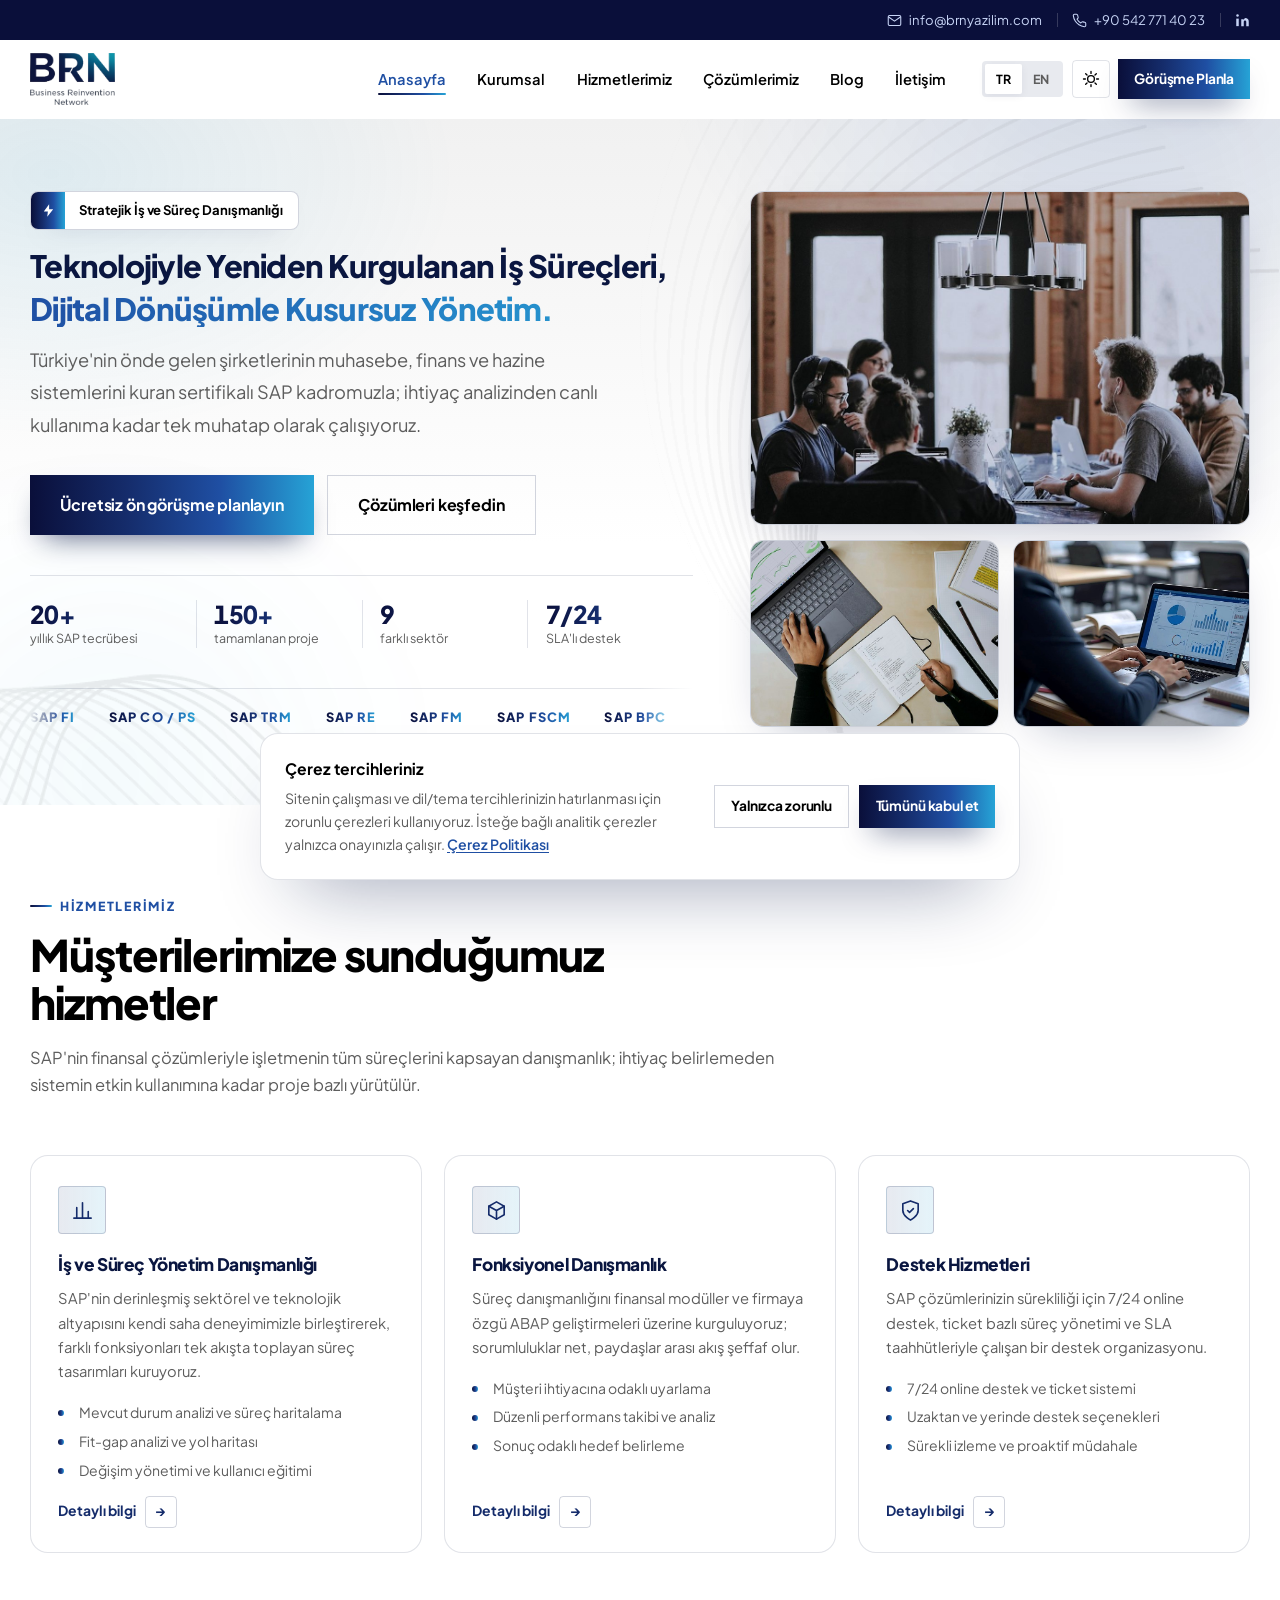
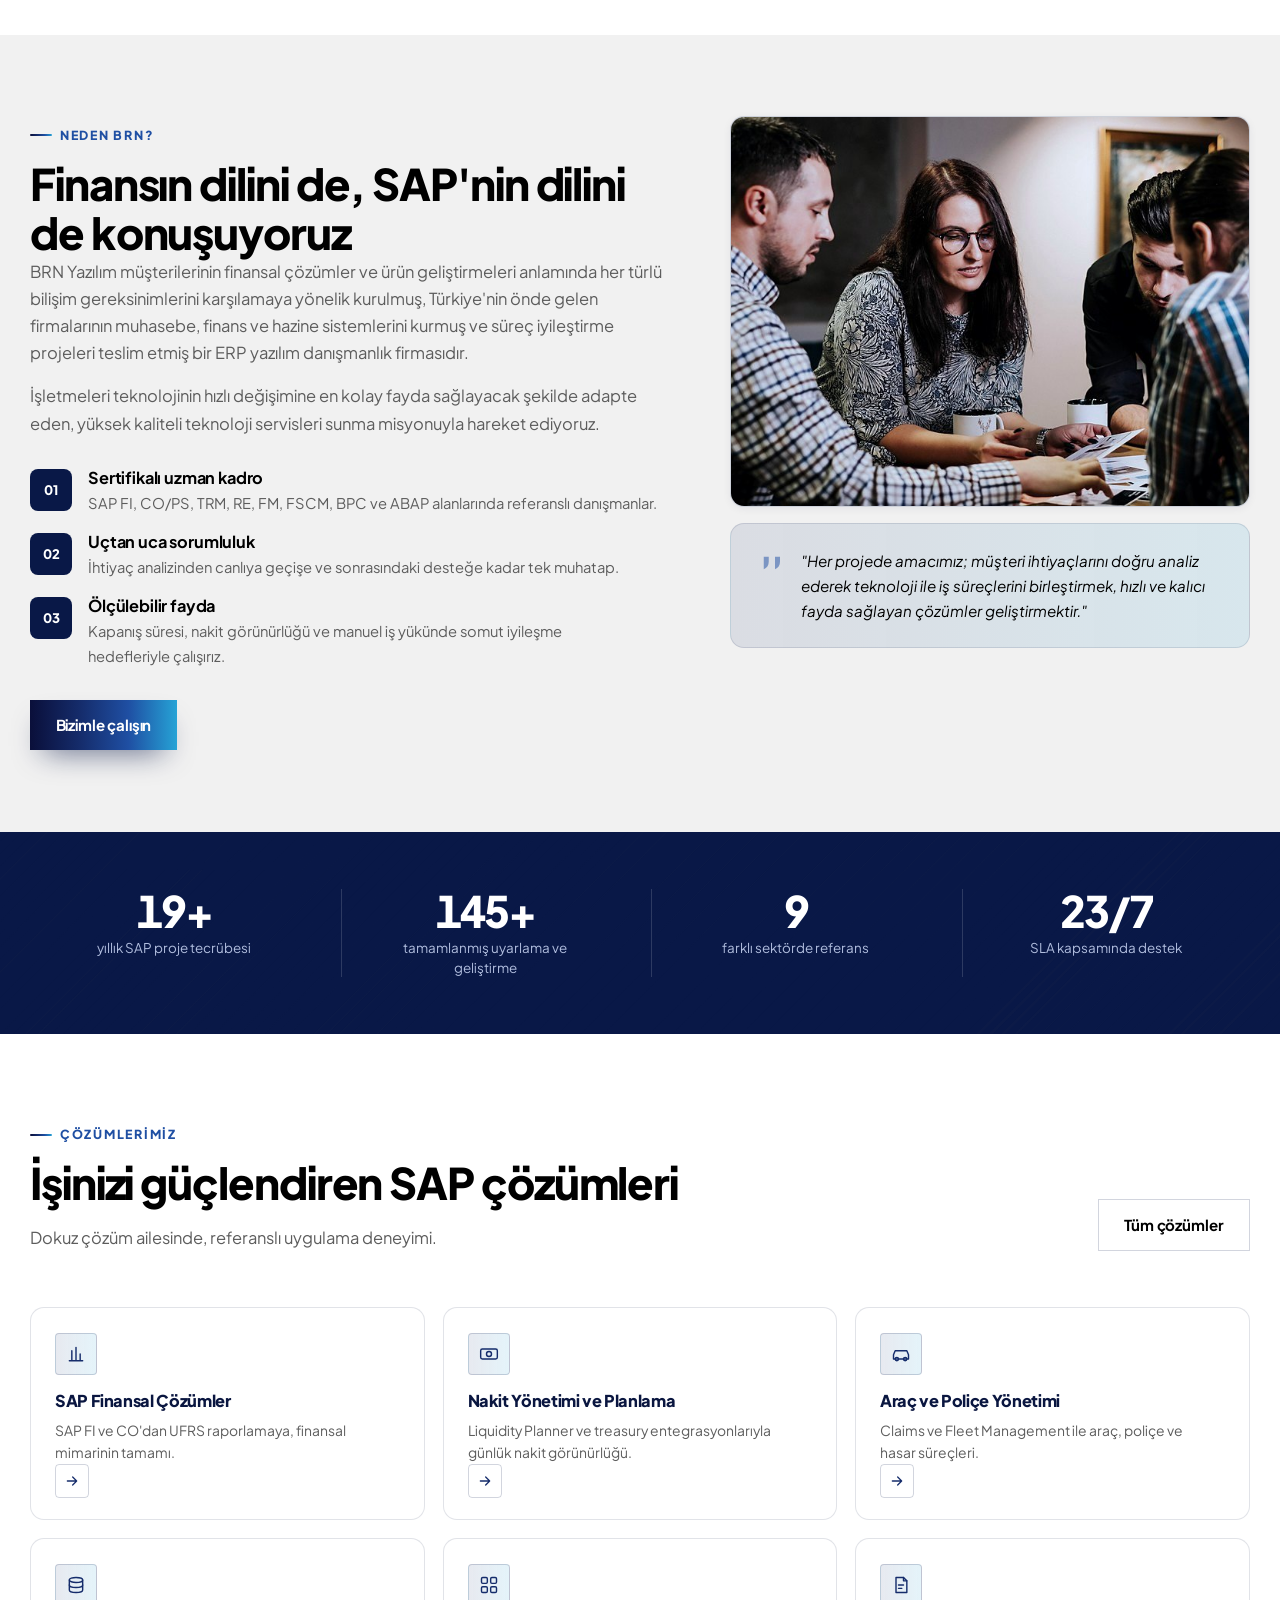
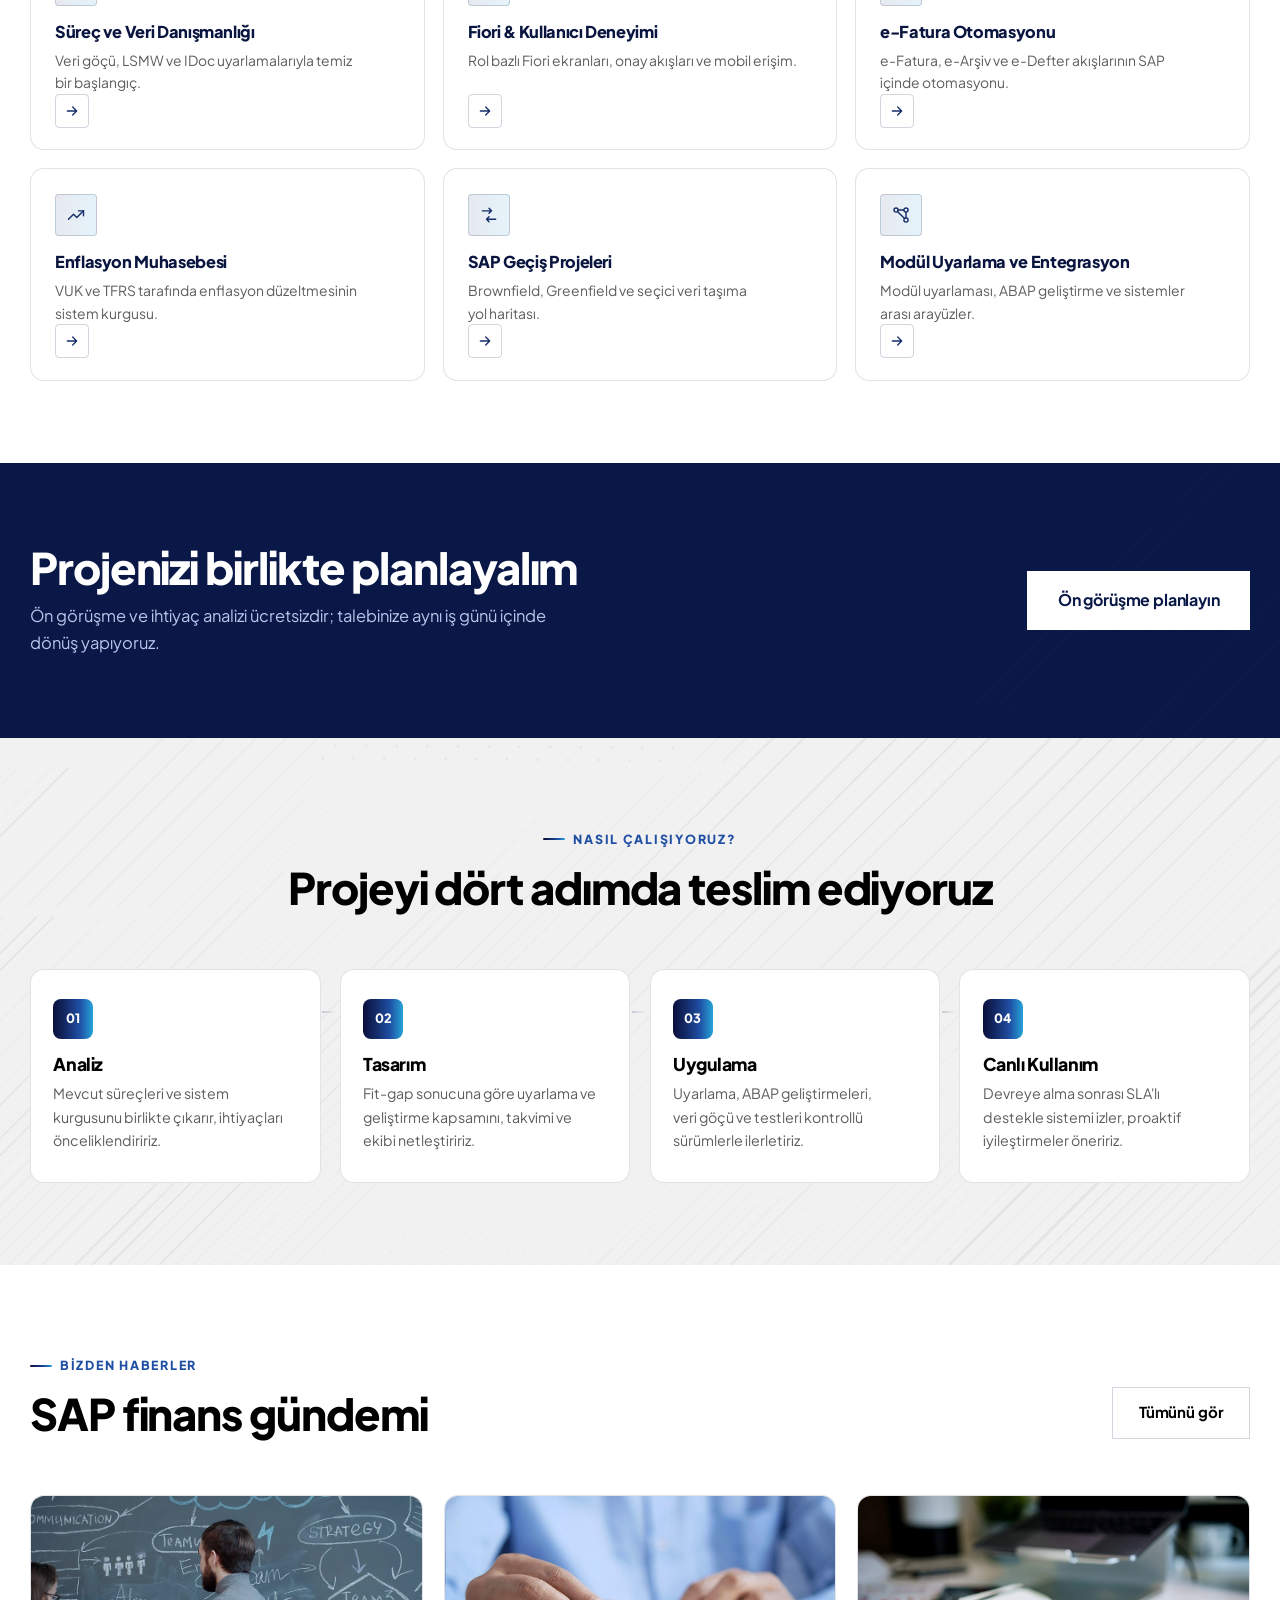
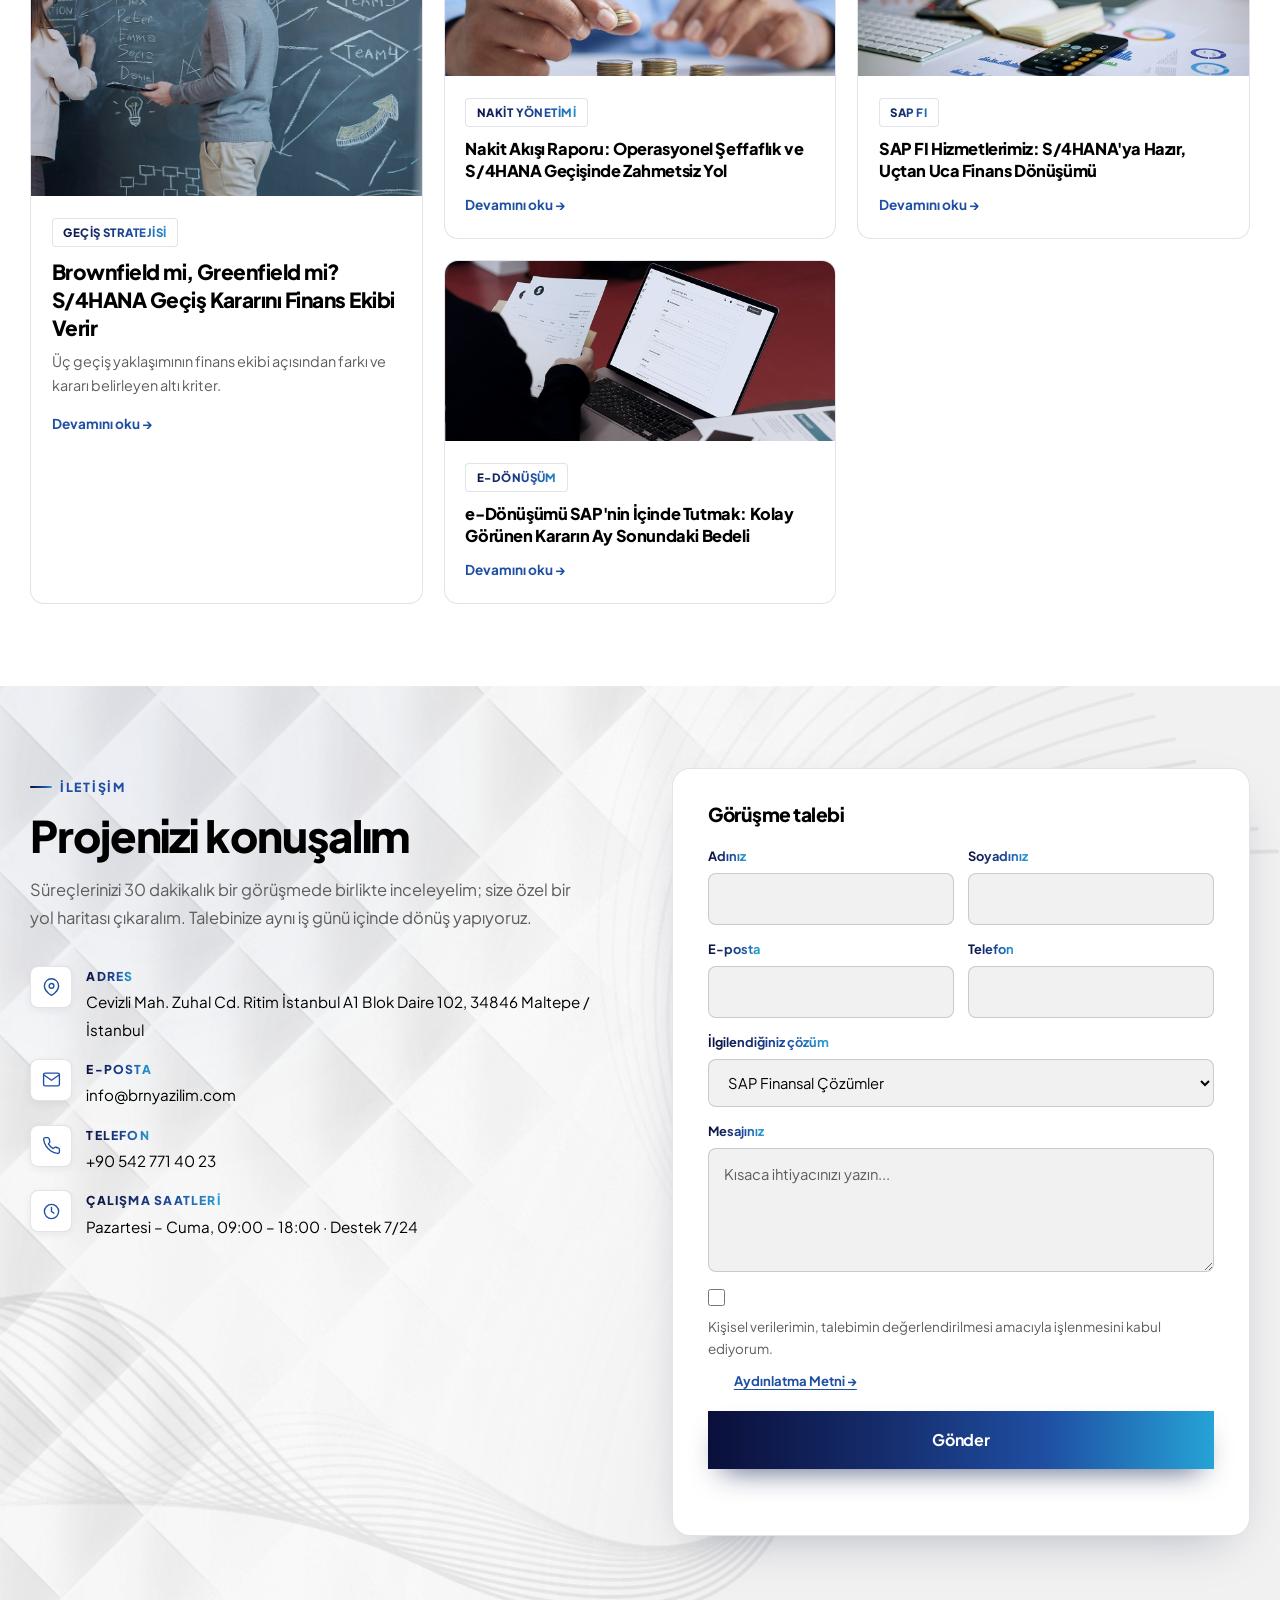
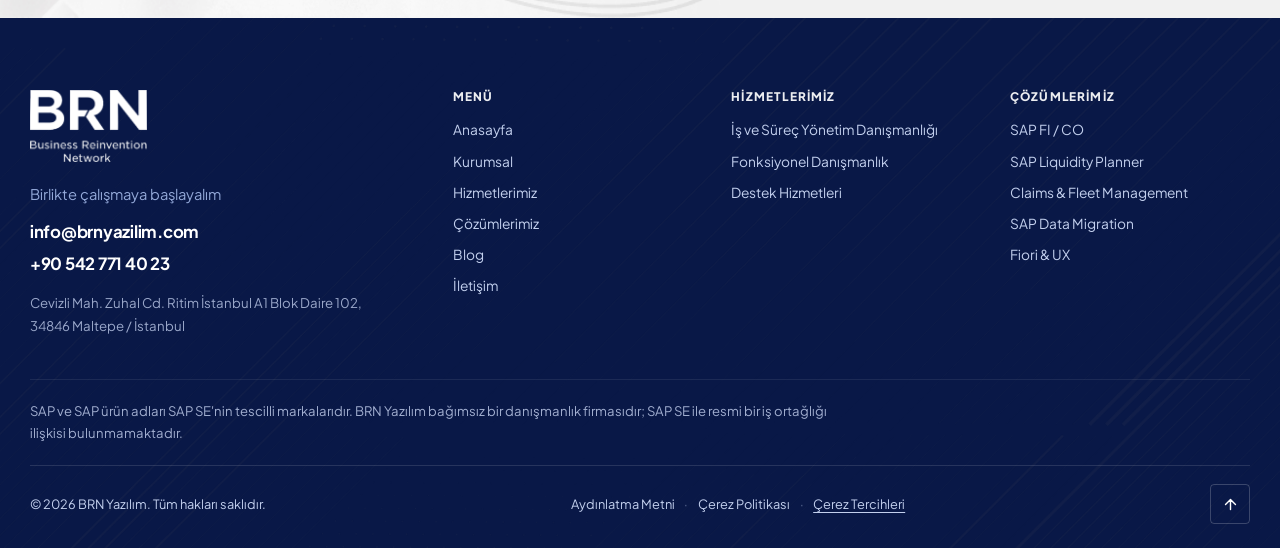
<file: index.html>
<!DOCTYPE html>
<html lang="tr" data-theme="light">
<head>
<meta charset="UTF-8">
<script>document.documentElement.classList.add("js")</script>
<meta name="viewport" content="width=device-width, initial-scale=1">
<title data-i18n="meta.title">BRN Yazılım | SAP Finans, ABAP ve Süreç Danışmanlığı</title>
<meta name="description" data-i18n-attr="content" data-i18n="meta.desc" content="BRN Yazılım; SAP FI, CO, TRM, FSCM ve S/4HANA dönüşümünde uçtan uca finansal danışmanlık sunar. Sertifikalı kadro, 7/24 SLA'lı destek.">
<meta name="theme-color" content="#091847">
<link rel="canonical" href="https://www.brnyazilim.com/">
<meta property="og:type" content="website">
<meta property="og:site_name" content="BRN Yazılım">
<meta property="og:locale" content="tr_TR">
<meta property="og:url" content="https://www.brnyazilim.com/">
<meta property="og:title" content="BRN Yazılım | SAP Finans, ABAP ve Süreç Danışmanlığı">
<meta property="og:description" content="BRN Yazılım; SAP FI, CO, TRM, FSCM ve S/4HANA dönüşümünde uçtan uca finansal danışmanlık sunar. Sertifikalı kadro, 7/24 SLA'lı destek.">
<meta property="og:image" content="https://www.brnyazilim.com/assets/og-image.jpg">
<meta property="og:image:width" content="1200">
<meta property="og:image:height" content="630">
<meta name="twitter:card" content="summary_large_image">
<link rel="icon" href="assets/favicon.svg" type="image/svg+xml">
<link rel="preconnect" href="https://fonts.googleapis.com">
<link rel="preconnect" href="https://fonts.gstatic.com" crossorigin>
<link href="https://fonts.googleapis.com/css2?family=Plus+Jakarta+Sans:wght@300;400;500;600;700;800&display=swap" rel="stylesheet">
<link rel="stylesheet" href="css/style.css?v=20260924e">
</head>
<body>

<a class="skip-link" href="#main" data-i18n="a11y.skip">İçeriğe geç</a>

<div data-layout="header"></div>

<main id="main">

<!-- ══════════ HERO ══════════ -->
<section class="hero" id="hero">
  <div class="hero-bg" aria-hidden="true">
    <div class="hero-grid"></div>
    <div class="orb orb-1"></div>
    <div class="orb orb-2"></div>
    <div class="hero-noise"></div>
  </div>

  <div class="container hero-inner">
    <div class="hero-copy">
      <span class="pill reveal">
        <span class="pill-mark" aria-hidden="true">
          <svg viewBox="0 0 24 24"><path d="M13 2L4.5 13.5H11l-1 8.5L19.5 10H13l0-8z"/></svg>
        </span>
        <span class="pill-text" data-i18n="hero.pill">Stratejik İş ve Süreç Danışmanlığı</span>
      </span>
      <h1 class="reveal" data-delay="80">
        <span data-i18n="hero.t1">Teknolojiyle Yeniden Kurgulanan İş Süreçleri,</span>
        <span class="grad" data-i18n="hero.t2">Dijital Dönüşümle Kusursuz Yönetim.</span>
      </h1>
      <p class="lead reveal" data-delay="160" data-i18n="hero.lead">Türkiye'nin önde gelen şirketlerinin muhasebe, finans ve hazine sistemlerini kuran sertifikalı SAP kadromuzla; ihtiyaç analizinden canlı kullanıma kadar tek muhatap olarak çalışıyoruz.</p>
      <div class="hero-actions reveal" data-delay="240">
        <a href="#contact" class="btn btn-primary btn-lg" data-i18n="hero.cta1">Ücretsiz ön görüşme planlayın</a>
        <a href="#solutions" class="btn btn-outline btn-lg" data-i18n="hero.cta2">Çözümleri keşfedin</a>
      </div>
      <ul class="hero-proof reveal" data-delay="320">
        <li><strong><span class="count" data-count="20">0</span>+</strong><span data-i18n="hero.p1">yıllık SAP tecrübesi</span></li>
        <li><strong><span class="count" data-count="150">0</span>+</strong><span data-i18n="hero.p4">tamamlanan proje</span></li>
        <li><strong><span class="count" data-count="9">0</span></strong><span data-i18n="hero.p5">farklı sektör</span></li>
        <li><strong>7/24</strong><span data-i18n="hero.p2">SLA'lı destek</span></li>
      </ul>
      <div class="marquee marquee-inline reveal" data-delay="400" aria-hidden="true">
        <div class="marquee-track">
          <span>SAP FI</span><span>SAP CO / PS</span><span>SAP TRM</span><span>SAP RE</span><span>SAP FM</span><span>SAP FSCM</span><span>SAP BPC</span><span>S/4HANA</span><span>New GL Migration</span><span>Banka Entegrasyonları</span><span>Cash Flow</span><span>TFRS · IFRS</span><span>ABAP</span><span>Fiori</span>
          <span>SAP FI</span><span>SAP CO / PS</span><span>SAP TRM</span><span>SAP RE</span><span>SAP FM</span><span>SAP FSCM</span><span>SAP BPC</span><span>S/4HANA</span><span>New GL Migration</span><span>Banka Entegrasyonları</span><span>Cash Flow</span><span>TFRS · IFRS</span><span>ABAP</span><span>Fiori</span>
        </div>
      </div>
    </div>

    <div class="hero-visual reveal reveal-right" data-delay="200">
      <div class="shots">
        <figure class="shot shot-main">
          <img src="assets/hero-main.jpg" width="1080" height="720" fetchpriority="high"
               data-i18n-attr="alt" data-i18n="hero.alt1"
               alt="Finansal raporları ve grafikleri inceleyen danışmanlık ekibi">
        </figure>

        <div class="shot-row">
          <figure class="shot">
            <img src="assets/hero-a.jpg" width="688" height="516"
                 data-i18n-attr="alt" data-i18n="hero.alt2"
                 alt="Defterdeki rakamları dizüstü bilgisayarla karşılaştıran uzman">
          </figure>

          <figure class="shot">
            <img src="assets/hero-c.jpg" width="900" height="675"
                 data-i18n-attr="alt" data-i18n="hero.alt3"
                 alt="Dizüstü bilgisayarda finansal raporlama panosunu inceleyen uzman">
          </figure>
        </div>
      </div>
    </div>
  </div>

</section>

<!-- ══════════ HİZMETLER ══════════ -->
<section class="section" id="services">
  <div class="container">
    <header class="sec-head reveal">
      <span class="eyebrow" data-i18n="services.eyebrow">Hizmetlerimiz</span>
      <h2 data-i18n="services.title">Müşterilerimize sunduğumuz hizmetler</h2>
      <p class="sec-sub" data-i18n="services.sub">SAP'nin finansal çözümleriyle işletmenin tüm süreçlerini kapsayan danışmanlık; ihtiyaç belirlemeden sistemin etkin kullanımına kadar proje bazlı yürütülür.</p>
    </header>

    <div class="svc-grid">
      <article class="svc reveal reveal-zoom">
        <div class="svc-icon"><svg viewBox="0 0 24 24"><path d="M3 20h18"/><path d="M6 20V9M12 20V4M18 20v-7"/></svg></div>
        <h3 data-i18n="svc.1.t">İş ve Süreç Yönetim Danışmanlığı</h3>
        <p data-i18n="svc.1.d">SAP'nin derinleşmiş sektörel ve teknolojik altyapısını kendi saha deneyimimizle birleştirerek, farklı fonksiyonları tek akışta toplayan süreç tasarımları kuruyoruz.</p>
        <ul class="svc-list">
          <li data-i18n="svc.1.l1">Mevcut durum analizi ve süreç haritalama</li>
          <li data-i18n="svc.1.l2">Fit-gap analizi ve yol haritası</li>
          <li data-i18n="svc.1.l3">Değişim yönetimi ve kullanıcı eğitimi</li>
        </ul>
        <a class="svc-link" href="hizmetler.html#surec"><span data-i18n="common.detail">Detaylı bilgi</span> <i>→</i></a>
      </article>

      <article class="svc reveal reveal-zoom" data-delay="90">
        <div class="svc-icon"><svg viewBox="0 0 24 24"><path d="M12 3l8 4.5v9L12 21l-8-4.5v-9z"/><path d="M12 12l8-4.5M12 12v9M12 12L4 7.5"/></svg></div>
        <h3 data-i18n="svc.2.t">Fonksiyonel Danışmanlık</h3>
        <p data-i18n="svc.2.d">Süreç danışmanlığını finansal modüller ve firmaya özgü ABAP geliştirmeleri üzerine kurguluyoruz; sorumluluklar net, paydaşlar arası akış şeffaf olur.</p>
        <ul class="svc-list">
          <li data-i18n="svc.2.l1">Müşteri ihtiyacına odaklı uyarlama</li>
          <li data-i18n="svc.2.l2">Düzenli performans takibi ve analiz</li>
          <li data-i18n="svc.2.l3">Sonuç odaklı hedef belirleme</li>
        </ul>
        <a class="svc-link" href="hizmetler.html#fonksiyonel"><span data-i18n="common.detail">Detaylı bilgi</span> <i>→</i></a>
      </article>

      <article class="svc reveal reveal-zoom" data-delay="180">
        <div class="svc-icon"><svg viewBox="0 0 24 24"><path d="M12 22s8-4 8-10V5l-8-3-8 3v7c0 6 8 10 8 10z"/><path d="M9 12l2 2 4-4"/></svg></div>
        <h3 data-i18n="svc.3.t">Destek Hizmetleri</h3>
        <p data-i18n="svc.3.d">SAP çözümlerinizin sürekliliği için 7/24 online destek, ticket bazlı süreç yönetimi ve SLA taahhütleriyle çalışan bir destek organizasyonu.</p>
        <ul class="svc-list">
          <li data-i18n="svc.3.l1">7/24 online destek ve ticket sistemi</li>
          <li data-i18n="svc.3.l2">Uzaktan ve yerinde destek seçenekleri</li>
          <li data-i18n="svc.3.l3">Sürekli izleme ve proaktif müdahale</li>
        </ul>
        <a class="svc-link" href="hizmetler.html#destek"><span data-i18n="common.detail">Detaylı bilgi</span> <i>→</i></a>
      </article>
    </div>
  </div>
</section>

<!-- ══════════ NEDEN BİZ ══════════ -->
<section class="section section-soft" id="about">
  <div class="container about-grid">
    <div class="about-copy reveal reveal-left">
      <span class="eyebrow" data-i18n="about.eyebrow">Neden BRN?</span>
      <h2 data-i18n="about.title">Finansın dilini de, SAP'nin dilini de konuşuyoruz</h2>
      <p data-i18n="about.p1">BRN Yazılım müşterilerinin finansal çözümler ve ürün geliştirmeleri anlamında her türlü bilişim gereksinimlerini karşılamaya yönelik kurulmuş, Türkiye'nin önde gelen firmalarının muhasebe, finans ve hazine sistemlerini kurmuş ve süreç iyileştirme projeleri teslim etmiş bir ERP yazılım danışmanlık firmasıdır.</p>
      <p data-i18n="about.p2">İşletmeleri teknolojinin hızlı değişimine en kolay fayda sağlayacak şekilde adapte eden, yüksek kaliteli teknoloji servisleri sunma misyonuyla hareket ediyoruz.</p>

      <div class="why-list">
        <div class="why">
          <span class="why-no">01</span>
          <div><h4 data-i18n="about.w1.t">Sertifikalı uzman kadro</h4><p data-i18n="about.w1.d">SAP FI, CO/PS, TRM, RE, FM, FSCM, BPC ve ABAP alanlarında referanslı danışmanlar.</p></div>
        </div>
        <div class="why">
          <span class="why-no">02</span>
          <div><h4 data-i18n="about.w2.t">Uçtan uca sorumluluk</h4><p data-i18n="about.w2.d">İhtiyaç analizinden canlıya geçişe ve sonrasındaki desteğe kadar tek muhatap.</p></div>
        </div>
        <div class="why">
          <span class="why-no">03</span>
          <div><h4 data-i18n="about.w3.t">Ölçülebilir fayda</h4><p data-i18n="about.w3.d">Kapanış süresi, nakit görünürlüğü ve manuel iş yükünde somut iyileşme hedefleriyle çalışırız.</p></div>
        </div>
      </div>

      <a href="hakkimizda.html" class="btn btn-primary" data-i18n="about.cta">Bizimle çalışın</a>
    </div>

    <aside class="about-side reveal reveal-right" data-delay="120">
      <figure class="about-photo"><img src="assets/hero-b.jpg" width="900" height="506" loading="lazy" alt="" aria-hidden="true"></figure>
      <div class="quote">
        <svg viewBox="0 0 24 24" aria-hidden="true"><path d="M7 7h4v4c0 3-1.5 5-4 6V7zm9 0h4v4c0 3-1.5 5-4 6V7z"/></svg>
        <p data-i18n="about.quote">"Her projede amacımız; müşteri ihtiyaçlarını doğru analiz ederek teknoloji ile iş süreçlerini birleştirmek, hızlı ve kalıcı fayda sağlayan çözümler geliştirmektir."</p>
      </div>
    </aside>
  </div>
</section>

<!-- ══════════ RAKAMLAR ══════════ -->
<section class="stat-band" id="numbers">
  <div class="container">
    <ul class="stat-band-grid">
      <li class="reveal"><strong><span class="count" data-count="20">0</span>+</strong><span data-i18n="stats.1">yıllık SAP proje tecrübesi</span></li>
      <li class="reveal" data-delay="90"><strong><span class="count" data-count="150">0</span>+</strong><span data-i18n="stats.2">tamamlanmış uyarlama ve geliştirme</span></li>
      <li class="reveal" data-delay="180"><strong><span class="count" data-count="9">0</span></strong><span data-i18n="stats.3">farklı sektörde referans</span></li>
      <li class="reveal" data-delay="270"><strong><span class="count" data-count="24">0</span>/7</strong><span data-i18n="stats.4">SLA kapsamında destek</span></li>
    </ul>
  </div>
</section>

<!-- ══════════ ÇÖZÜMLER ══════════ -->
<section class="section" id="solutions">
  <div class="container">
    <header class="sec-head sec-head-row reveal">
      <div>
        <span class="eyebrow" data-i18n="sol.eyebrow">Çözümlerimiz</span>
        <h2 data-i18n="sol.title">İşinizi güçlendiren SAP çözümleri</h2>
        <p class="sec-sub" data-i18n="sol.sub">Dokuz çözüm ailesinde, referanslı uygulama deneyimi.</p>
      </div>
      <a class="btn btn-outline" href="cozumler.html" data-i18n="sol.all">Tüm çözümler</a>
    </header>

    <div class="sol-grid">
      <a class="sol-card reveal" href="cozumler.html#fi">
        <span class="sol-ico" aria-hidden="true"><svg viewBox="0 0 24 24"><path d="M4 20h16M7 20V8m5 12V4m5 16v-8"/></svg></span>
        <h3 data-i18n="sol.t1">SAP Finansal Çözümler</h3>
        <p data-i18n="sol.k1">SAP FI ve CO&#39;dan UFRS raporlamaya, finansal mimarinin tamamı.</p>
        <span class="sol-go" aria-hidden="true">
          <svg viewBox="0 0 24 24"><path d="M5 12h13M13 6l6 6-6 6"/></svg>
        </span>
      </a>
      <a class="sol-card reveal" data-delay="60" href="cozumler.html#cash">
        <span class="sol-ico" aria-hidden="true"><svg viewBox="0 0 24 24"><rect x="2" y="6" width="20" height="12" rx="2"/><circle cx="12" cy="12" r="3"/></svg></span>
        <h3 data-i18n="sol.t2">Nakit Yönetimi ve Planlama</h3>
        <p data-i18n="sol.k2">Liquidity Planner ve treasury entegrasyonlarıyla günlük nakit görünürlüğü.</p>
        <span class="sol-go" aria-hidden="true">
          <svg viewBox="0 0 24 24"><path d="M5 12h13M13 6l6 6-6 6"/></svg>
        </span>
      </a>
      <a class="sol-card reveal" data-delay="120" href="cozumler.html#fleet">
        <span class="sol-ico" aria-hidden="true"><svg viewBox="0 0 24 24"><path d="M3 13l2-5h14l2 5v5h-3M3 18v-5m0 5h3m12 0H6"/><circle cx="7" cy="18" r="2"/><circle cx="17" cy="18" r="2"/></svg></span>
        <h3 data-i18n="sol.t3">Araç ve Poliçe Yönetimi</h3>
        <p data-i18n="sol.k3">Claims ve Fleet Management ile araç, poliçe ve hasar süreçleri.</p>
        <span class="sol-go" aria-hidden="true">
          <svg viewBox="0 0 24 24"><path d="M5 12h13M13 6l6 6-6 6"/></svg>
        </span>
      </a>
      <a class="sol-card reveal" data-delay="180" href="cozumler.html#data">
        <span class="sol-ico" aria-hidden="true"><svg viewBox="0 0 24 24"><ellipse cx="12" cy="6" rx="8" ry="3"/><path d="M4 6v12c0 1.7 3.6 3 8 3s8-1.3 8-3V6"/><path d="M4 12c0 1.7 3.6 3 8 3s8-1.3 8-3"/></svg></span>
        <h3 data-i18n="sol.t4">Süreç ve Veri Danışmanlığı</h3>
        <p data-i18n="sol.k4">Veri göçü, LSMW ve IDoc uyarlamalarıyla temiz bir başlangıç.</p>
        <span class="sol-go" aria-hidden="true">
          <svg viewBox="0 0 24 24"><path d="M5 12h13M13 6l6 6-6 6"/></svg>
        </span>
      </a>
      <a class="sol-card reveal" data-delay="240" href="cozumler.html#fiori">
        <span class="sol-ico" aria-hidden="true"><svg viewBox="0 0 24 24"><rect x="3" y="3" width="7" height="7" rx="1.5"/><rect x="14" y="3" width="7" height="7" rx="1.5"/><rect x="3" y="14" width="7" height="7" rx="1.5"/><rect x="14" y="14" width="7" height="7" rx="1.5"/></svg></span>
        <h3 data-i18n="sol.t5">Fiori &amp; Kullanıcı Deneyimi</h3>
        <p data-i18n="sol.k5">Rol bazlı Fiori ekranları, onay akışları ve mobil erişim.</p>
        <span class="sol-go" aria-hidden="true">
          <svg viewBox="0 0 24 24"><path d="M5 12h13M13 6l6 6-6 6"/></svg>
        </span>
      </a>
      <a class="sol-card reveal" data-delay="300" href="cozumler.html#efatura">
        <span class="sol-ico" aria-hidden="true"><svg viewBox="0 0 24 24"><path d="M6 3h9l4 4v14H6z"/><path d="M15 3v4h4"/><path d="M9 12h6M9 16h4"/></svg></span>
        <h3 data-i18n="sol.t6">e-Fatura Otomasyonu</h3>
        <p data-i18n="sol.k6">e-Fatura, e-Arşiv ve e-Defter akışlarının SAP içinde otomasyonu.</p>
        <span class="sol-go" aria-hidden="true">
          <svg viewBox="0 0 24 24"><path d="M5 12h13M13 6l6 6-6 6"/></svg>
        </span>
      </a>
      <a class="sol-card reveal" data-delay="360" href="cozumler.html#enflasyon">
        <span class="sol-ico" aria-hidden="true"><svg viewBox="0 0 24 24"><path d="M3 17l6-6 4 4 8-8"/><path d="M15 7h6v6"/></svg></span>
        <h3 data-i18n="sol.t7">Enflasyon Muhasebesi</h3>
        <p data-i18n="sol.k7">VUK ve TFRS tarafında enflasyon düzeltmesinin sistem kurgusu.</p>
        <span class="sol-go" aria-hidden="true">
          <svg viewBox="0 0 24 24"><path d="M5 12h13M13 6l6 6-6 6"/></svg>
        </span>
      </a>
      <a class="sol-card reveal" data-delay="420" href="cozumler.html#gecis">
        <span class="sol-ico" aria-hidden="true"><svg viewBox="0 0 24 24"><path d="M4 7h11l-3-3m3 3l-3 3"/><path d="M20 17H9l3-3m-3 3l3 3"/></svg></span>
        <h3 data-i18n="sol.t8">SAP Geçiş Projeleri</h3>
        <p data-i18n="sol.k8">Brownfield, Greenfield ve seçici veri taşıma yol haritası.</p>
        <span class="sol-go" aria-hidden="true">
          <svg viewBox="0 0 24 24"><path d="M5 12h13M13 6l6 6-6 6"/></svg>
        </span>
      </a>
      <a class="sol-card reveal" data-delay="480" href="cozumler.html#entegrasyon">
        <span class="sol-ico" aria-hidden="true"><svg viewBox="0 0 24 24"><circle cx="6" cy="6" r="2.5"/><circle cx="18" cy="18" r="2.5"/><circle cx="18" cy="6" r="2.5"/><path d="M8.5 6H15M18 8.5V15M8 8l8 8"/></svg></span>
        <h3 data-i18n="sol.t9">Modül Uyarlama ve Entegrasyon</h3>
        <p data-i18n="sol.k9">Modül uyarlaması, ABAP geliştirme ve sistemler arası arayüzler.</p>
        <span class="sol-go" aria-hidden="true">
          <svg viewBox="0 0 24 24"><path d="M5 12h13M13 6l6 6-6 6"/></svg>
        </span>
      </a>
    </div>
  </div>
</section>

<!-- ══════════ ÇAĞRI BANDI ══════════ -->
<section class="cta-band">
  <div class="container cta-inner reveal reveal-zoom">
    <div>
      <h2 data-i18n="cta.title">Projenizi birlikte planlayalım</h2>
      <p data-i18n="cta.sub">Ön görüşme ve ihtiyaç analizi ücretsizdir; talebinize aynı iş günü içinde dönüş yapıyoruz.</p>
    </div>
    <a href="#contact" class="btn btn-light btn-lg" data-i18n="cta.btn">Ön görüşme planlayın</a>
  </div>
</section>

<!-- ══════════ SÜREÇ ══════════ -->
<section class="section section-dark" id="process">
  <div class="container">
    <header class="sec-head sec-head-center reveal">
      <span class="eyebrow" data-i18n="proc.eyebrow">Nasıl çalışıyoruz?</span>
      <h2 data-i18n="proc.title">Projeyi dört adımda teslim ediyoruz</h2>
    </header>
    <ol class="steps">
      <li class="step reveal"><span class="step-no">01</span><h3 data-i18n="proc.s1.t">Analiz</h3><p data-i18n="proc.s1.d">Mevcut süreçleri ve sistem kurgusunu birlikte çıkarır, ihtiyaçları önceliklendiririz.</p></li>
      <li class="step reveal" data-delay="90"><span class="step-no">02</span><h3 data-i18n="proc.s2.t">Tasarım</h3><p data-i18n="proc.s2.d">Fit-gap sonucuna göre uyarlama ve geliştirme kapsamını, takvimi ve ekibi netleştiririz.</p></li>
      <li class="step reveal" data-delay="180"><span class="step-no">03</span><h3 data-i18n="proc.s3.t">Uygulama</h3><p data-i18n="proc.s3.d">Uyarlama, ABAP geliştirmeleri, veri göçü ve testleri kontrollü sürümlerle ilerletiriz.</p></li>
      <li class="step reveal" data-delay="270"><span class="step-no">04</span><h3 data-i18n="proc.s4.t">Canlı Kullanım</h3><p data-i18n="proc.s4.d">Devreye alma sonrası SLA'lı destekle sistemi izler, proaktif iyileştirmeler öneririz.</p></li>
    </ol>
  </div>
</section>

<!-- ══════════ BLOG ══════════ -->
<section class="section" id="blog">
  <div class="container">
    <header class="sec-head sec-head-row reveal">
      <div>
        <span class="eyebrow" data-i18n="blog.eyebrow">Bizden Haberler</span>
        <h2 data-i18n="blog.title">SAP finans gündemi</h2>
      </div>
      <a class="btn btn-outline" href="blog.html" data-i18n="blog.all">Tümünü gör</a>
    </header>

    <div class="posts">
      <article class="post post-lg reveal">
        <a href="blog-gecis-stratejisi.html">
          <div class="post-img" style="background-image:url('assets/blog-5.jpg')"></div>
          <div class="post-body">
            <span class="tag" data-i18n="blog.tag5">Geçiş Stratejisi</span>
            <h3 data-i18n="blog.p5">Brownfield mi, Greenfield mi? S/4HANA Geçiş Kararını Finans Ekibi Verir</h3>
            <p data-i18n="blog.p5d">Üç geçiş yaklaşımının finans ekibi açısından farkı ve kararı belirleyen altı kriter.</p>
            <span class="post-more" data-i18n="common.read">Devamını oku →</span>
          </div>
        </a>
      </article>

      <article class="post reveal" data-delay="90">
        <a href="blog-nakit-akisi.html">
          <div class="post-img" style="background-image:url('assets/blog-2.jpg')"></div>
          <div class="post-body">
            <span class="tag" data-i18n="blog.tag2">Nakit Yönetimi</span>
            <h3 data-i18n="blog.p2">Nakit Akışı Raporu: Operasyonel Şeffaflık ve S/4HANA Geçişinde Zahmetsiz Yol</h3>
            <span class="post-more" data-i18n="common.read">Devamını oku →</span>
          </div>
        </a>
      </article>

      <article class="post reveal" data-delay="180">
        <a href="blog-sap-fi.html">
          <div class="post-img" style="background-image:url('assets/blog-3.jpg')"></div>
          <div class="post-body">
            <span class="tag" data-i18n="blog.tag3">SAP FI</span>
            <h3 data-i18n="blog.p3">SAP FI Hizmetlerimiz: S/4HANA'ya Hazır, Uçtan Uca Finans Dönüşümü</h3>
            <span class="post-more" data-i18n="common.read">Devamını oku →</span>
          </div>
        </a>
      </article>

      <article class="post reveal" data-delay="270">
        <a href="blog-e-donusum.html">
          <div class="post-img" style="background-image:url('assets/blog-6.jpg')"></div>
          <div class="post-body">
            <span class="tag" data-i18n="blog.tag6">e-Dönüşüm</span>
            <h3 data-i18n="blog.p6">e-Dönüşümü SAP'nin İçinde Tutmak: Kolay Görünen Kararın Ay Sonundaki Bedeli</h3>
            <span class="post-more" data-i18n="common.read">Devamını oku →</span>
          </div>
        </a>
      </article>
    </div>
  </div>
</section>

<!-- ══════════ İLETİŞİM / GÖRÜŞME ══════════ -->
<section class="contact" id="contact">
  <div class="contact-bg" aria-hidden="true"><div class="hero-grid"></div><div class="orb orb-3"></div></div>
  <div class="container contact-grid">
    <div class="contact-copy reveal reveal-left">
      <span class="eyebrow light" data-i18n="contact.eyebrow">İletişim</span>
      <h2 data-i18n="contact.title">Projenizi konuşalım</h2>
      <p data-i18n="contact.sub">Süreçlerinizi 30 dakikalık bir görüşmede birlikte inceleyelim; size özel bir yol haritası çıkaralım. Talebinize aynı iş günü içinde dönüş yapıyoruz.</p>

      <ul class="contact-list">
        <li>
          <span class="ci"><svg viewBox="0 0 24 24"><path d="M21 10c0 7-9 12-9 12s-9-5-9-12a9 9 0 0118 0z"/><circle cx="12" cy="10" r="3"/></svg></span>
          <div><strong data-i18n="contact.addrLabel">Adres</strong><span>Cevizli Mah. Zuhal Cd. Ritim İstanbul A1 Blok Daire 102, 34846 Maltepe / İstanbul</span></div>
        </li>
        <li>
          <span class="ci"><svg viewBox="0 0 24 24"><rect x="2" y="4" width="20" height="16" rx="2"/><path d="M22 6l-10 7L2 6"/></svg></span>
          <div><strong data-i18n="contact.mailLabel">E-posta</strong><a href="mailto:info@brnyazilim.com">info@brnyazilim.com</a></div>
        </li>
        <li>
          <span class="ci"><svg viewBox="0 0 24 24"><path d="M22 16.9v3a2 2 0 01-2.2 2 19.8 19.8 0 01-8.6-3 19.5 19.5 0 01-6-6A19.8 19.8 0 012.1 4.2 2 2 0 014.1 2h3a2 2 0 012 1.7c.1 1 .4 1.9.7 2.8a2 2 0 01-.5 2.1L8.1 9.9a16 16 0 006 6l1.3-1.2a2 2 0 012.1-.5c.9.3 1.8.6 2.8.7a2 2 0 011.7 2z"/></svg></span>
          <div><strong data-i18n="contact.phoneLabel">Telefon</strong><a href="tel:+905427714023">+90 542 771 40 23</a></div>
        </li>
        <li>
          <span class="ci"><svg viewBox="0 0 24 24"><circle cx="12" cy="12" r="9"/><path d="M12 7v5l3 2"/></svg></span>
          <div><strong data-i18n="contact.hoursLabel">Çalışma saatleri</strong><span data-i18n="contact.hours">Pazartesi – Cuma, 09:00 – 18:00 · Destek 7/24</span></div>
        </li>
      </ul>
    </div>

    <form class="form reveal reveal-right" data-delay="120" id="gorusmeForm" novalidate>
      <h3 data-i18n="form.title">Görüşme talebi</h3>
      <div class="row2">
        <div class="field">
          <label for="fname" data-i18n="form.fname">Adınız</label>
          <input type="text" id="fname" name="fname" required autocomplete="given-name">
          <small class="err" data-i18n="form.errReq">Bu alan zorunludur.</small>
        </div>
        <div class="field">
          <label for="lname" data-i18n="form.lname">Soyadınız</label>
          <input type="text" id="lname" name="lname" required autocomplete="family-name">
          <small class="err" data-i18n="form.errReq">Bu alan zorunludur.</small>
        </div>
      </div>
      <div class="row2">
        <div class="field">
          <label for="email" data-i18n="form.email">E-posta</label>
          <input type="email" id="email" name="email" required autocomplete="email">
          <small class="err" data-i18n="form.errMail">Geçerli bir e-posta girin.</small>
        </div>
        <div class="field">
          <label for="phone" data-i18n="form.phone">Telefon</label>
          <input type="tel" id="phone" name="phone" autocomplete="tel">
        </div>
      </div>
      <div class="field">
        <label for="topic" data-i18n="form.topic">İlgilendiğiniz çözüm</label>
        <select id="topic" name="topic">
          <option data-i18n="sol.t1">SAP Finansal Çözümler</option>
          <option data-i18n="sol.t2">Nakit Yönetimi ve Planlama</option>
          <option data-i18n="sol.t3">Araç ve Poliçe Yönetimi</option>
          <option data-i18n="sol.t4">Süreç ve Veri Danışmanlığı</option>
          <option data-i18n="sol.t5">Fiori &amp; Kullanıcı Deneyimi</option>
          <option data-i18n="svc.3.t">Destek Hizmetleri</option>
        </select>
      </div>
      <div class="field">
        <label for="msg" data-i18n="form.msg">Mesajınız</label>
        <textarea id="msg" name="msg" rows="4" data-i18n-attr="placeholder" data-i18n="form.msgPh" placeholder="Kısaca ihtiyacınızı yazın..."></textarea>
      </div>
      <label class="check">
        <input type="checkbox" id="kvkk" required>
        <span data-i18n="form.kvkk">Kişisel verilerimin, talebimin değerlendirilmesi amacıyla işlenmesini kabul ediyorum.</span>
        <a class="check-link" href="aydinlatma-metni.html" target="_blank" rel="noopener" data-i18n="form.kvkkLink">Aydınlatma Metni →</a>
      </label>
      <button type="submit" class="btn btn-primary btn-block btn-lg" data-i18n="form.submit">Gönder</button>
      <p class="form-note" id="formNote" role="status" aria-live="polite"></p>
    </form>
  </div>
</section>

</main>

<div data-layout="footer"></div>

<script src="js/layout.js?v=20260924e"></script>
<script src="js/i18n.js?v=20260924e"></script>
<script src="js/main.js?v=20260924e"></script>
</body>
</html>
</file>
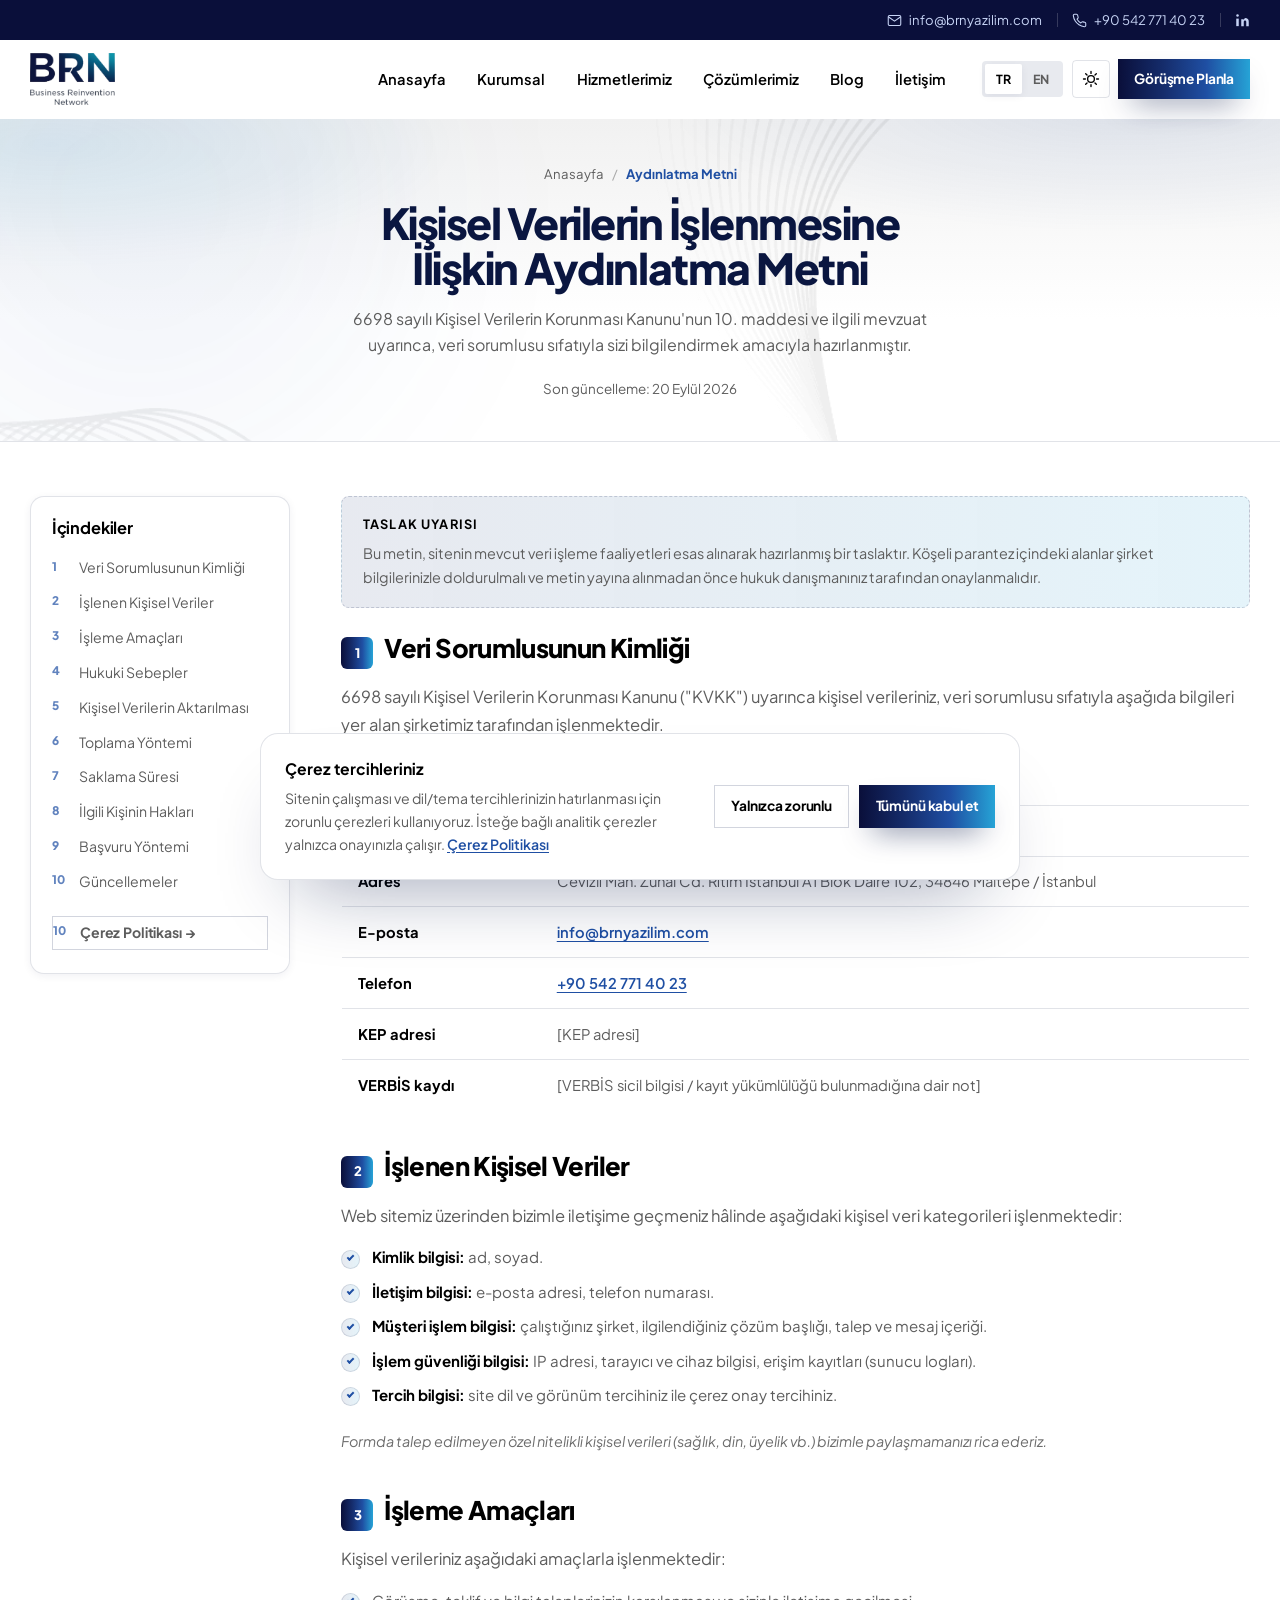
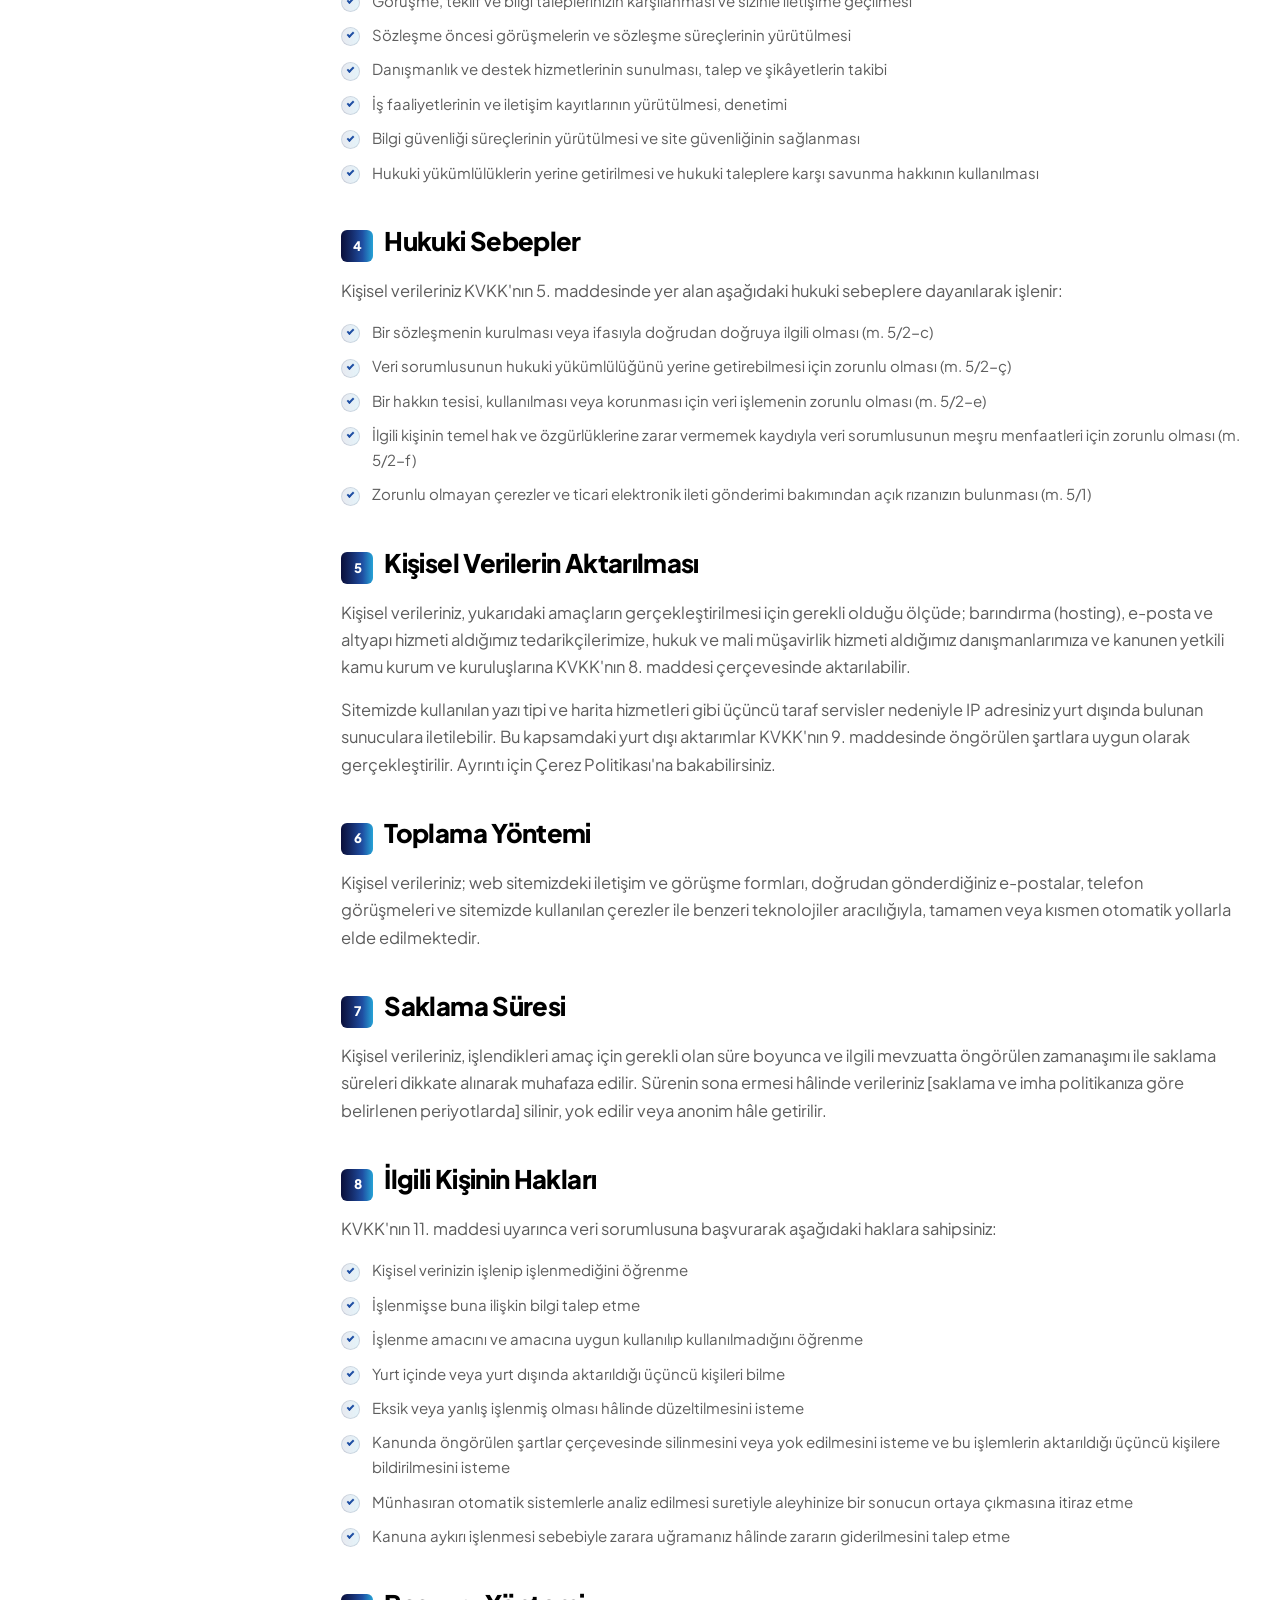
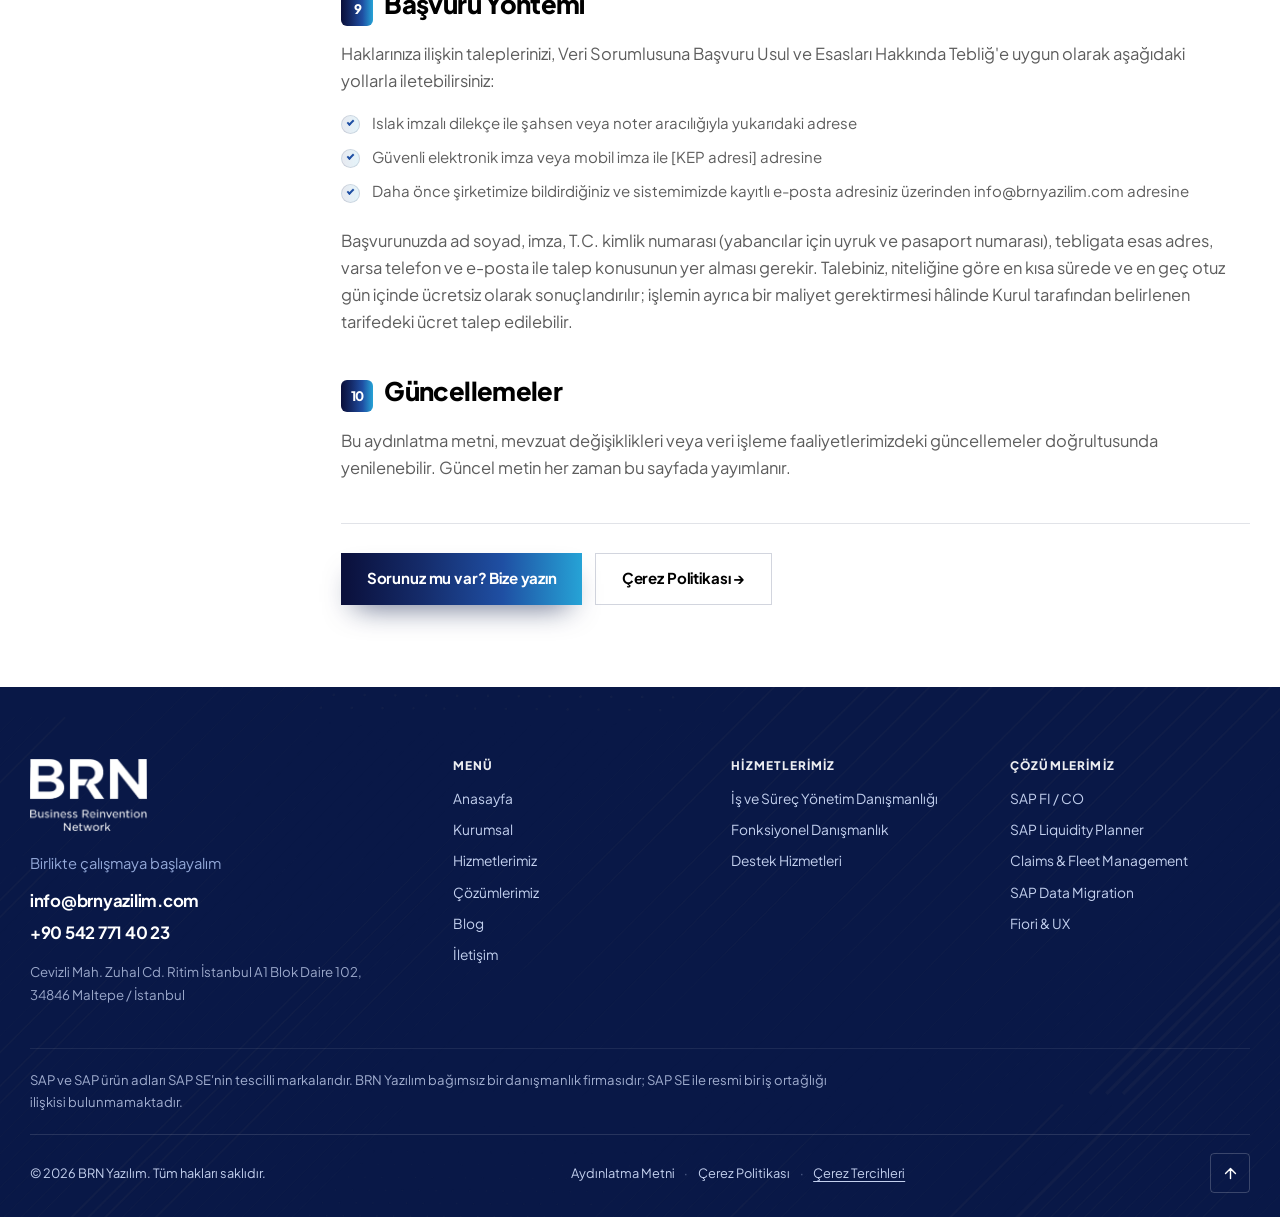
<file: aydinlatma-metni.html>
<!DOCTYPE html>
<html lang="tr" data-theme="light">
<head>
<meta charset="UTF-8">
<script>document.documentElement.classList.add("js")</script>
<meta name="viewport" content="width=device-width, initial-scale=1">
<title data-i18n="ay.metaTitle">KVKK Aydınlatma Metni | BRN Yazılım</title>
<meta name="description" data-i18n-attr="content" data-i18n="ay.metaDesc" content="6698 sayılı Kişisel Verilerin Korunması Kanunu kapsamında BRN Yazılım tarafından hazırlanan aydınlatma metni.">
<meta name="robots" content="index, follow">
<meta name="theme-color" content="#091847">
<link rel="canonical" href="https://www.brnyazilim.com/aydinlatma-metni.html">
<meta property="og:type" content="website">
<meta property="og:site_name" content="BRN Yazılım">
<meta property="og:locale" content="tr_TR">
<meta property="og:url" content="https://www.brnyazilim.com/aydinlatma-metni.html">
<meta property="og:title" content="KVKK Aydınlatma Metni | BRN Yazılım">
<meta property="og:description" content="6698 sayılı Kişisel Verilerin Korunması Kanunu kapsamında BRN Yazılım tarafından hazırlanan aydınlatma metni.">
<meta property="og:image" content="https://www.brnyazilim.com/assets/og-image.jpg">
<meta property="og:image:width" content="1200">
<meta property="og:image:height" content="630">
<meta name="twitter:card" content="summary_large_image">
<link rel="icon" href="assets/favicon.svg" type="image/svg+xml">
<link rel="preconnect" href="https://fonts.googleapis.com">
<link rel="preconnect" href="https://fonts.gstatic.com" crossorigin>
<link href="https://fonts.googleapis.com/css2?family=Plus+Jakarta+Sans:wght@300;400;500;600;700;800&display=swap" rel="stylesheet">
<link rel="stylesheet" href="css/style.css?v=20260924e">
</head>
<body>

<a class="skip-link" href="#main" data-i18n="a11y.skip">İçeriğe geç</a>
<div data-layout="header"></div>

<main id="main">

<section class="page-hero page-hero-sm page-hero-center">
  <div class="hero-bg" aria-hidden="true">
    <div class="hero-grid"></div>
    <div class="orb orb-3"></div>
  </div>
  <div class="container">
    <nav class="crumbs" aria-label="Breadcrumb">
      <a href="index.html" data-i18n="nav.home">Anasayfa</a>
      <span aria-hidden="true">/</span>
      <span class="here" data-i18n="ay.crumb">Aydınlatma Metni</span>
    </nav>
    <h1 data-i18n="ay.title">Kişisel Verilerin İşlenmesine İlişkin Aydınlatma Metni</h1>
    <p class="lead" data-i18n="ay.lead">6698 sayılı Kişisel Verilerin Korunması Kanunu'nun 10. maddesi ve ilgili mevzuat uyarınca, veri sorumlusu sıfatıyla sizi bilgilendirmek amacıyla hazırlanmıştır.</p>
    <p class="legal-date"><span data-i18n="lg.updated">Son güncelleme</span>: <span data-i18n="lg.date">20 Eylül 2026</span></p>
  </div>
</section>

<section class="section section-tight">
  <div class="container legal">

    <aside class="legal-toc reveal">
      <h4 data-i18n="lg.toc">İçindekiler</h4>
      <ol>
        <li><a href="#m1" data-i18n="ay.s1.t">Veri Sorumlusunun Kimliği</a></li>
        <li><a href="#m2" data-i18n="ay.s2.t">İşlenen Kişisel Veriler</a></li>
        <li><a href="#m3" data-i18n="ay.s3.t">İşleme Amaçları</a></li>
        <li><a href="#m4" data-i18n="ay.s4.t">Hukuki Sebepler</a></li>
        <li><a href="#m5" data-i18n="ay.s5.t">Kişisel Verilerin Aktarılması</a></li>
        <li><a href="#m6" data-i18n="ay.s6.t">Toplama Yöntemi</a></li>
        <li><a href="#m7" data-i18n="ay.s7.t">Saklama Süresi</a></li>
        <li><a href="#m8" data-i18n="ay.s8.t">İlgili Kişinin Hakları</a></li>
        <li><a href="#m9" data-i18n="ay.s9.t">Başvuru Yöntemi</a></li>
        <li><a href="#m10" data-i18n="ay.s10.t">Güncellemeler</a></li>
      </ol>
      <a class="btn btn-outline btn-sm legal-toc-cta" href="cerez-politikasi.html" data-i18n="lg.toCookies">Çerez Politikası →</a>
    </aside>

    <article class="prose reveal" data-delay="80">

      <div class="legal-note" role="note">
        <strong data-i18n="lg.draftTitle">Taslak uyarısı</strong>
        <p data-i18n="lg.draftBody">Bu metin, sitenin mevcut veri işleme faaliyetleri esas alınarak hazırlanmış bir taslaktır. Köşeli parantez içindeki alanlar şirket bilgilerinizle doldurulmalı ve metin yayına alınmadan önce hukuk danışmanınız tarafından onaylanmalıdır.</p>
      </div>

      <h2 id="m1"><span class="num">1</span> <span data-i18n="ay.s1.t">Veri Sorumlusunun Kimliği</span></h2>
      <p data-i18n="ay.s1.p">6698 sayılı Kişisel Verilerin Korunması Kanunu ("KVKK") uyarınca kişisel verileriniz, veri sorumlusu sıfatıyla aşağıda bilgileri yer alan şirketimiz tarafından işlenmektedir.</p>
      <table class="legal-table">
        <tbody>
          <tr><th data-i18n="ay.s1.r1">Ticaret unvanı</th><td>[Şirketin tam ticaret unvanı]</td></tr>
          <tr><th data-i18n="ay.s1.r2">MERSİS / Vergi no</th><td>[MERSİS numarası] / [Vergi dairesi ve numarası]</td></tr>
          <tr><th data-i18n="ay.s1.r3">Adres</th><td>Cevizli Mah. Zuhal Cd. Ritim İstanbul A1 Blok Daire 102, 34846 Maltepe / İstanbul</td></tr>
          <tr><th data-i18n="ay.s1.r4">E-posta</th><td><a href="mailto:info@brnyazilim.com">info@brnyazilim.com</a></td></tr>
          <tr><th data-i18n="contact.phoneLabel">Telefon</th><td><a href="tel:+905427714023">+90 542 771 40 23</a></td></tr>
          <tr><th data-i18n="ay.s1.r5">KEP adresi</th><td>[KEP adresi]</td></tr>
          <tr><th data-i18n="ay.s1.r6">VERBİS kaydı</th><td>[VERBİS sicil bilgisi / kayıt yükümlülüğü bulunmadığına dair not]</td></tr>
        </tbody>
      </table>

      <h2 id="m2"><span class="num">2</span> <span data-i18n="ay.s2.t">İşlenen Kişisel Veriler</span></h2>
      <p data-i18n="ay.s2.p">Web sitemiz üzerinden bizimle iletişime geçmeniz hâlinde aşağıdaki kişisel veri kategorileri işlenmektedir:</p>
      <ul class="tick">
        <li><strong data-i18n="ay.s2.l1t">Kimlik bilgisi:</strong> <span data-i18n="ay.s2.l1d">ad, soyad.</span></li>
        <li><strong data-i18n="ay.s2.l2t">İletişim bilgisi:</strong> <span data-i18n="ay.s2.l2d">e-posta adresi, telefon numarası.</span></li>
        <li><strong data-i18n="ay.s2.l3t">Müşteri işlem bilgisi:</strong> <span data-i18n="ay.s2.l3d">çalıştığınız şirket, ilgilendiğiniz çözüm başlığı, talep ve mesaj içeriği.</span></li>
        <li><strong data-i18n="ay.s2.l4t">İşlem güvenliği bilgisi:</strong> <span data-i18n="ay.s2.l4d">IP adresi, tarayıcı ve cihaz bilgisi, erişim kayıtları (sunucu logları).</span></li>
        <li><strong data-i18n="ay.s2.l5t">Tercih bilgisi:</strong> <span data-i18n="ay.s2.l5d">site dil ve görünüm tercihiniz ile çerez onay tercihiniz.</span></li>
      </ul>
      <p class="muted-note" data-i18n="ay.s2.note">Formda talep edilmeyen özel nitelikli kişisel verileri (sağlık, din, üyelik vb.) bizimle paylaşmamanızı rica ederiz.</p>

      <h2 id="m3"><span class="num">3</span> <span data-i18n="ay.s3.t">İşleme Amaçları</span></h2>
      <p data-i18n="ay.s3.p">Kişisel verileriniz aşağıdaki amaçlarla işlenmektedir:</p>
      <ul class="tick">
        <li data-i18n="ay.s3.l1">Görüşme, teklif ve bilgi taleplerinizin karşılanması ve sizinle iletişime geçilmesi</li>
        <li data-i18n="ay.s3.l2">Sözleşme öncesi görüşmelerin ve sözleşme süreçlerinin yürütülmesi</li>
        <li data-i18n="ay.s3.l3">Danışmanlık ve destek hizmetlerinin sunulması, talep ve şikâyetlerin takibi</li>
        <li data-i18n="ay.s3.l4">İş faaliyetlerinin ve iletişim kayıtlarının yürütülmesi, denetimi</li>
        <li data-i18n="ay.s3.l5">Bilgi güvenliği süreçlerinin yürütülmesi ve site güvenliğinin sağlanması</li>
        <li data-i18n="ay.s3.l6">Hukuki yükümlülüklerin yerine getirilmesi ve hukuki taleplere karşı savunma hakkının kullanılması</li>
      </ul>

      <h2 id="m4"><span class="num">4</span> <span data-i18n="ay.s4.t">Hukuki Sebepler</span></h2>
      <p data-i18n="ay.s4.p">Kişisel verileriniz KVKK'nın 5. maddesinde yer alan aşağıdaki hukuki sebeplere dayanılarak işlenir:</p>
      <ul class="tick">
        <li data-i18n="ay.s4.l1">Bir sözleşmenin kurulması veya ifasıyla doğrudan doğruya ilgili olması (m. 5/2-c)</li>
        <li data-i18n="ay.s4.l2">Veri sorumlusunun hukuki yükümlülüğünü yerine getirebilmesi için zorunlu olması (m. 5/2-ç)</li>
        <li data-i18n="ay.s4.l3">Bir hakkın tesisi, kullanılması veya korunması için veri işlemenin zorunlu olması (m. 5/2-e)</li>
        <li data-i18n="ay.s4.l4">İlgili kişinin temel hak ve özgürlüklerine zarar vermemek kaydıyla veri sorumlusunun meşru menfaatleri için zorunlu olması (m. 5/2-f)</li>
        <li data-i18n="ay.s4.l5">Zorunlu olmayan çerezler ve ticari elektronik ileti gönderimi bakımından açık rızanızın bulunması (m. 5/1)</li>
      </ul>

      <h2 id="m5"><span class="num">5</span> <span data-i18n="ay.s5.t">Kişisel Verilerin Aktarılması</span></h2>
      <p data-i18n="ay.s5.p1">Kişisel verileriniz, yukarıdaki amaçların gerçekleştirilmesi için gerekli olduğu ölçüde; barındırma (hosting), e-posta ve altyapı hizmeti aldığımız tedarikçilerimize, hukuk ve mali müşavirlik hizmeti aldığımız danışmanlarımıza ve kanunen yetkili kamu kurum ve kuruluşlarına KVKK'nın 8. maddesi çerçevesinde aktarılabilir.</p>
      <p data-i18n="ay.s5.p2">Sitemizde kullanılan yazı tipi ve harita hizmetleri gibi üçüncü taraf servisler nedeniyle IP adresiniz yurt dışında bulunan sunuculara iletilebilir. Bu kapsamdaki yurt dışı aktarımlar KVKK'nın 9. maddesinde öngörülen şartlara uygun olarak gerçekleştirilir. Ayrıntı için Çerez Politikası'na bakabilirsiniz.</p>

      <h2 id="m6"><span class="num">6</span> <span data-i18n="ay.s6.t">Toplama Yöntemi</span></h2>
      <p data-i18n="ay.s6.p">Kişisel verileriniz; web sitemizdeki iletişim ve görüşme formları, doğrudan gönderdiğiniz e-postalar, telefon görüşmeleri ve sitemizde kullanılan çerezler ile benzeri teknolojiler aracılığıyla, tamamen veya kısmen otomatik yollarla elde edilmektedir.</p>

      <h2 id="m7"><span class="num">7</span> <span data-i18n="ay.s7.t">Saklama Süresi</span></h2>
      <p data-i18n="ay.s7.p">Kişisel verileriniz, işlendikleri amaç için gerekli olan süre boyunca ve ilgili mevzuatta öngörülen zamanaşımı ile saklama süreleri dikkate alınarak muhafaza edilir. Sürenin sona ermesi hâlinde verileriniz [saklama ve imha politikanıza göre belirlenen periyotlarda] silinir, yok edilir veya anonim hâle getirilir.</p>

      <h2 id="m8"><span class="num">8</span> <span data-i18n="ay.s8.t">İlgili Kişinin Hakları</span></h2>
      <p data-i18n="ay.s8.p">KVKK'nın 11. maddesi uyarınca veri sorumlusuna başvurarak aşağıdaki haklara sahipsiniz:</p>
      <ul class="tick">
        <li data-i18n="ay.s8.l1">Kişisel verinizin işlenip işlenmediğini öğrenme</li>
        <li data-i18n="ay.s8.l2">İşlenmişse buna ilişkin bilgi talep etme</li>
        <li data-i18n="ay.s8.l3">İşlenme amacını ve amacına uygun kullanılıp kullanılmadığını öğrenme</li>
        <li data-i18n="ay.s8.l4">Yurt içinde veya yurt dışında aktarıldığı üçüncü kişileri bilme</li>
        <li data-i18n="ay.s8.l5">Eksik veya yanlış işlenmiş olması hâlinde düzeltilmesini isteme</li>
        <li data-i18n="ay.s8.l6">Kanunda öngörülen şartlar çerçevesinde silinmesini veya yok edilmesini isteme ve bu işlemlerin aktarıldığı üçüncü kişilere bildirilmesini isteme</li>
        <li data-i18n="ay.s8.l7">Münhasıran otomatik sistemlerle analiz edilmesi suretiyle aleyhinize bir sonucun ortaya çıkmasına itiraz etme</li>
        <li data-i18n="ay.s8.l8">Kanuna aykırı işlenmesi sebebiyle zarara uğramanız hâlinde zararın giderilmesini talep etme</li>
      </ul>

      <h2 id="m9"><span class="num">9</span> <span data-i18n="ay.s9.t">Başvuru Yöntemi</span></h2>
      <p data-i18n="ay.s9.p1">Haklarınıza ilişkin taleplerinizi, Veri Sorumlusuna Başvuru Usul ve Esasları Hakkında Tebliğ'e uygun olarak aşağıdaki yollarla iletebilirsiniz:</p>
      <ul class="tick">
        <li data-i18n="ay.s9.l1">Islak imzalı dilekçe ile şahsen veya noter aracılığıyla yukarıdaki adrese</li>
        <li data-i18n="ay.s9.l2">Güvenli elektronik imza veya mobil imza ile [KEP adresi] adresine</li>
        <li data-i18n="ay.s9.l3">Daha önce şirketimize bildirdiğiniz ve sistemimizde kayıtlı e-posta adresiniz üzerinden info@brnyazilim.com adresine</li>
      </ul>
      <p data-i18n="ay.s9.p2">Başvurunuzda ad soyad, imza, T.C. kimlik numarası (yabancılar için uyruk ve pasaport numarası), tebligata esas adres, varsa telefon ve e-posta ile talep konusunun yer alması gerekir. Talebiniz, niteliğine göre en kısa sürede ve en geç otuz gün içinde ücretsiz olarak sonuçlandırılır; işlemin ayrıca bir maliyet gerektirmesi hâlinde Kurul tarafından belirlenen tarifedeki ücret talep edilebilir.</p>

      <h2 id="m10"><span class="num">10</span> <span data-i18n="ay.s10.t">Güncellemeler</span></h2>
      <p data-i18n="ay.s10.p">Bu aydınlatma metni, mevzuat değişiklikleri veya veri işleme faaliyetlerimizdeki güncellemeler doğrultusunda yenilenebilir. Güncel metin her zaman bu sayfada yayımlanır.</p>

      <div class="legal-actions">
        <a class="btn btn-primary" href="iletisim.html" data-i18n="lg.contactCta">Sorunuz mu var? Bize yazın</a>
        <a class="btn btn-outline" href="cerez-politikasi.html" data-i18n="lg.toCookies">Çerez Politikası →</a>
      </div>

    </article>
  </div>
</section>

</main>

<div data-layout="footer"></div>

<script src="js/layout.js?v=20260924e"></script>
<script src="js/i18n.js?v=20260924e"></script>
<script src="js/main.js?v=20260924e"></script>
</body>
</html>
</file>
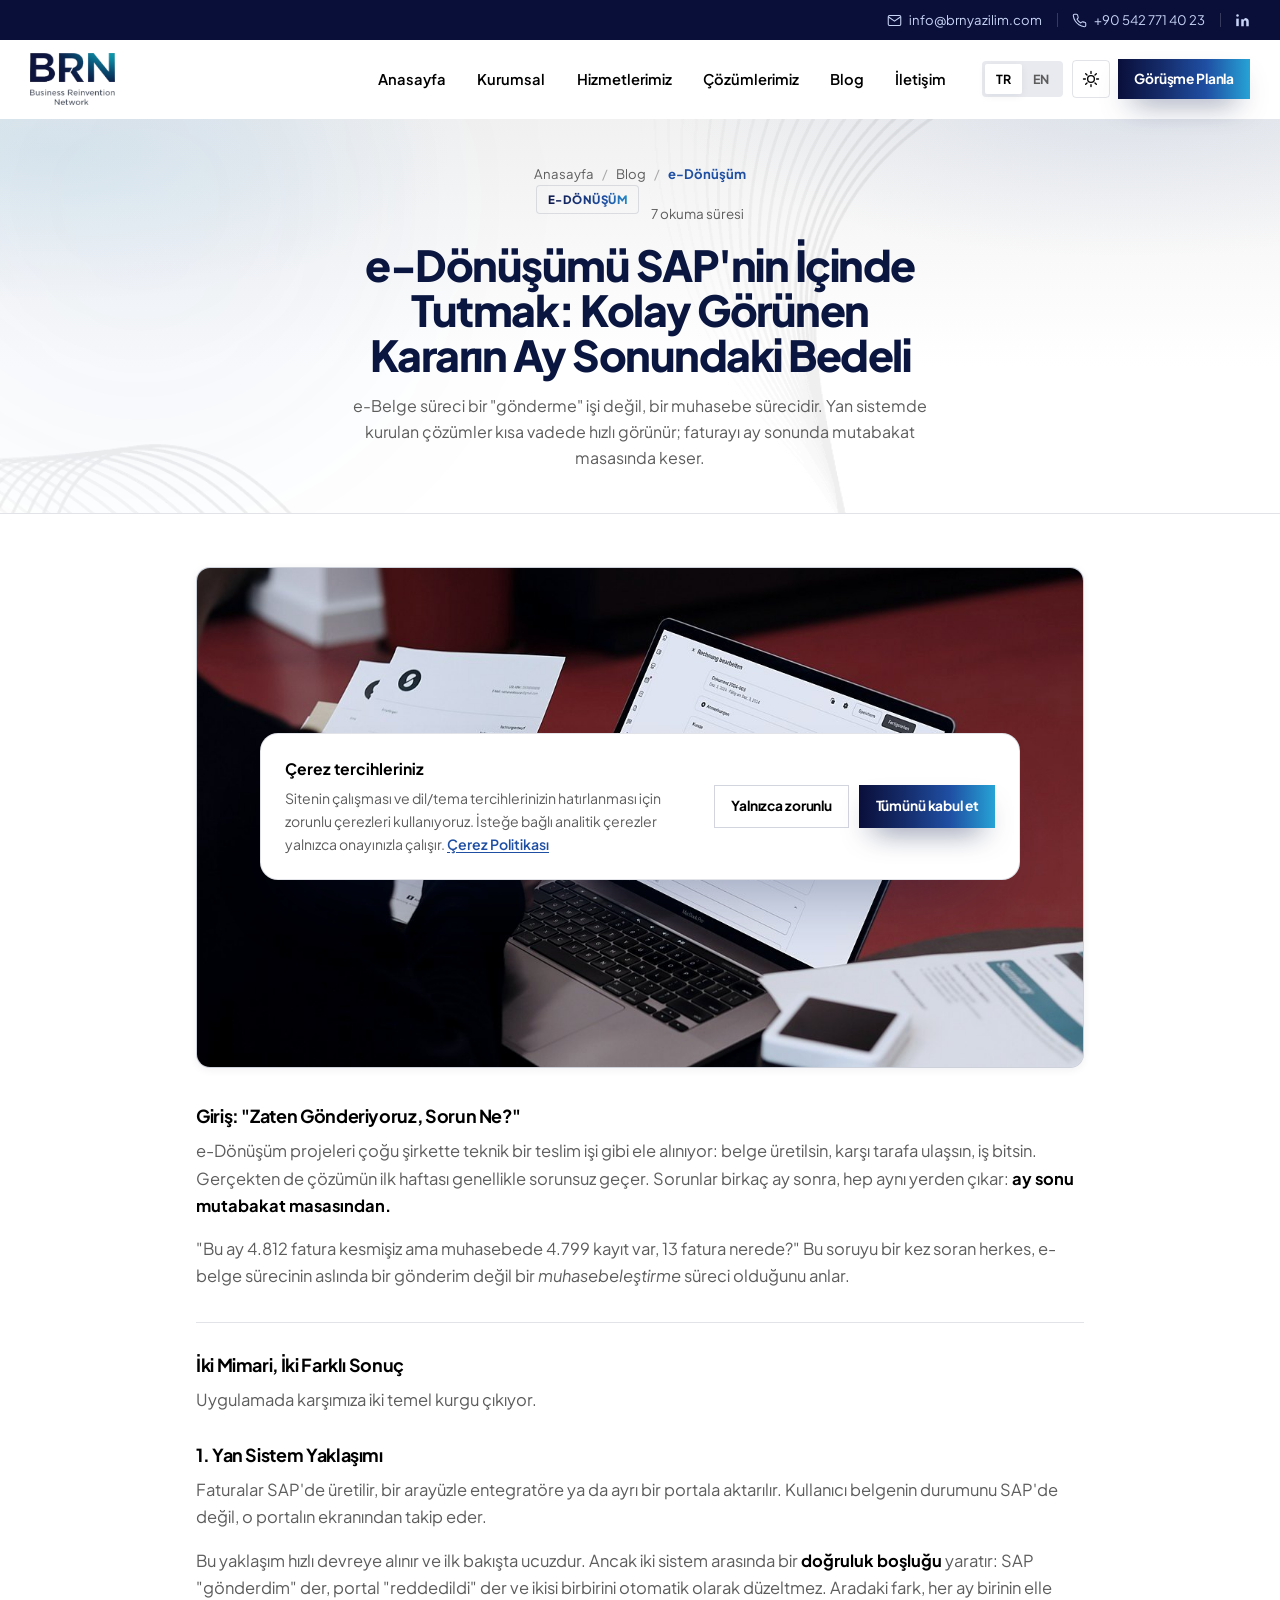
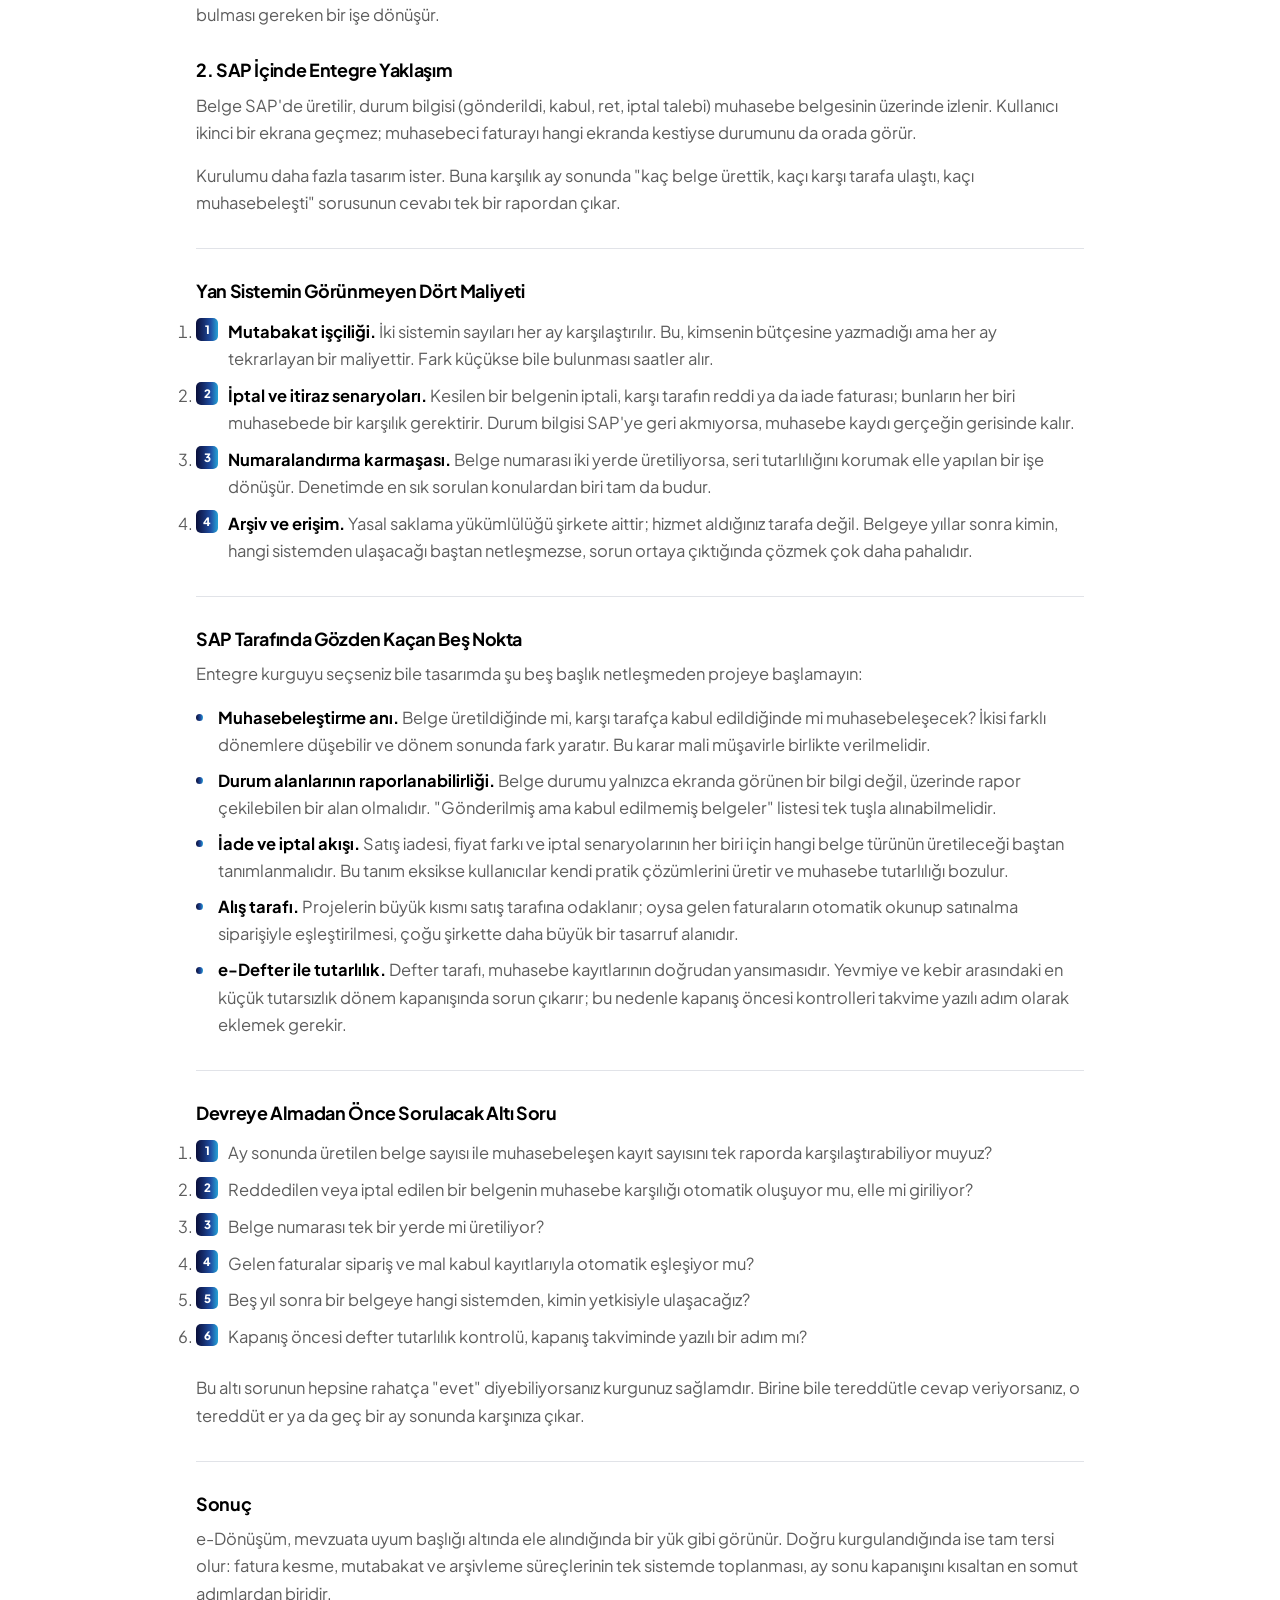
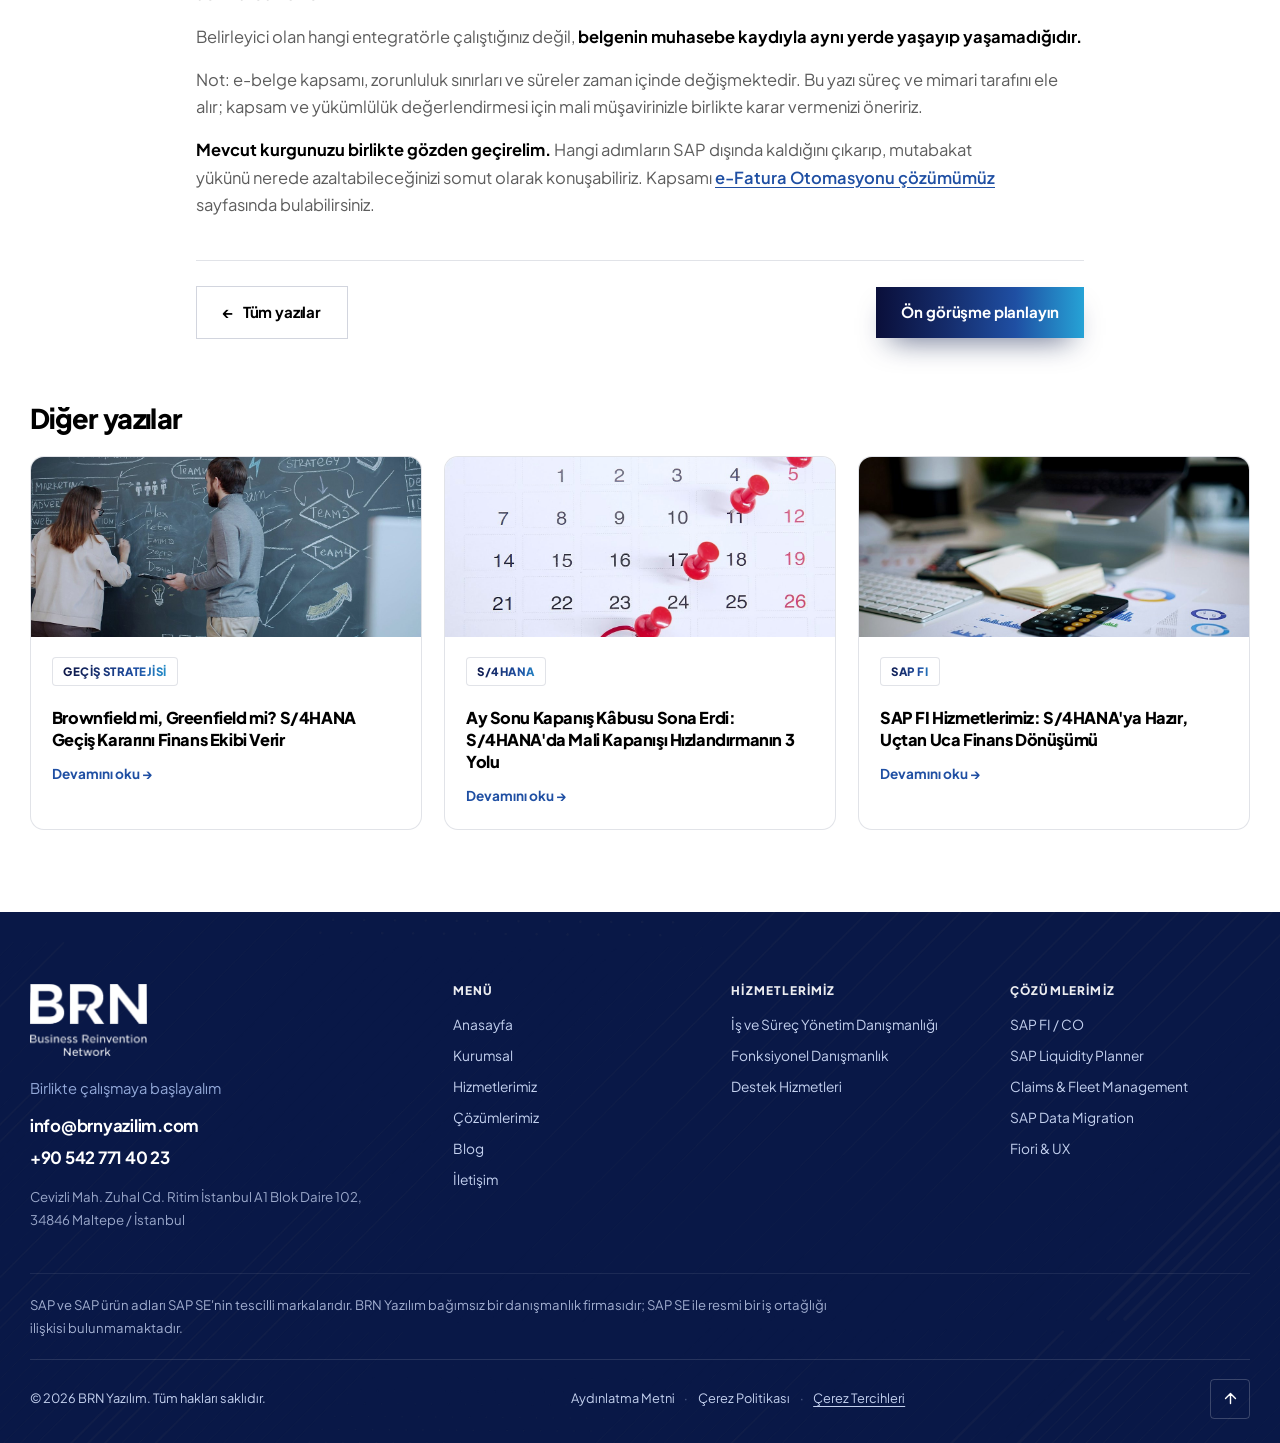
<file: blog-e-donusum.html>
<!DOCTYPE html>
<html lang="tr" data-theme="light">
<head>
<meta charset="UTF-8">
<script>document.documentElement.classList.add("js")</script>
<meta name="viewport" content="width=device-width, initial-scale=1">
<title>e-Dönüşümü SAP'nin İçinde Tutmak | BRN Yazılım</title>
<meta name="description" content="e-Fatura, e-Arşiv ve e-Defter süreçlerini SAP içinde mi yan sistemde mi yürütmeli? Mimari kararın mutabakat, kapanış ve denetim üzerindeki etkileri.">
<meta name="theme-color" content="#091847">
<link rel="canonical" href="https://www.brnyazilim.com/blog-e-donusum.html">
<meta property="og:type" content="article">
<meta property="og:site_name" content="BRN Yazılım">
<meta property="og:locale" content="tr_TR">
<meta property="og:url" content="https://www.brnyazilim.com/blog-e-donusum.html">
<meta property="og:title" content="e-Dönüşümü SAP'nin İçinde Tutmak | BRN Yazılım">
<meta property="og:description" content="e-Fatura, e-Arşiv ve e-Defter süreçlerini SAP içinde mi yan sistemde mi yürütmeli? Mimari kararın mutabakat, kapanış ve denetim üzerindeki etkileri.">
<meta property="og:image" content="https://www.brnyazilim.com/assets/og-image.jpg">
<meta property="og:image:width" content="1200">
<meta property="og:image:height" content="630">
<meta name="twitter:card" content="summary_large_image">
<link rel="icon" href="assets/favicon.svg" type="image/svg+xml">
<link rel="preconnect" href="https://fonts.googleapis.com">
<link rel="preconnect" href="https://fonts.gstatic.com" crossorigin>
<link href="https://fonts.googleapis.com/css2?family=Plus+Jakarta+Sans:wght@300;400;500;600;700;800&display=swap" rel="stylesheet">
<link rel="stylesheet" href="css/style.css?v=20260924e">
</head>
<body>

<a class="skip-link" href="#main" data-i18n="a11y.skip">İçeriğe geç</a>
<div data-layout="header"></div>

<main id="main">

<section class="page-hero page-hero-sm page-hero-center">
  <div class="hero-bg" aria-hidden="true"><div class="hero-grid"></div><div class="orb orb-3"></div></div>
  <div class="container">
    <nav class="crumbs" aria-label="Breadcrumb">
      <a href="index.html" data-i18n="nav.home">Anasayfa</a>
      <span aria-hidden="true">/</span>
      <a href="blog.html" data-i18n="nav.blog">Blog</a>
      <span aria-hidden="true">/</span>
      <span class="here" data-i18n="blog.tag6">e-Dönüşüm</span>
    </nav>
    <div class="article-meta"><span class="tag" data-i18n="blog.tag6">e-Dönüşüm</span><span class="legal-date">7 <span data-i18n="bl.readTime">okuma süresi</span></span></div>
    <h1>e-Dönüşümü SAP'nin İçinde Tutmak: Kolay Görünen Kararın Ay Sonundaki Bedeli</h1>
    <p class="lead">e-Belge süreci bir "gönderme" işi değil, bir muhasebe sürecidir. Yan sistemde kurulan çözümler kısa vadede hızlı görünür; faturayı ay sonunda mutabakat masasında keser.</p>
  </div>
</section>

<section class="section section-tight">
  <div class="container">
    <article class="article prose reveal">
      <figure class="article-cover">
        <img src="assets/blog-6.jpg" width="1200" height="675" alt="Kâğıt faturayı ekrandaki elektronik fatura kaydıyla karşılaştıran muhasebe uzmanı">
      </figure>

      <p class="lang-note en-only" data-i18n="bl.langNote">Bu yazı Türkçe yayımlanmıştır.</p>

  <h4><strong>Giriş: "Zaten Gönderiyoruz, Sorun Ne?"</strong></h4>
  <p>e-Dönüşüm projeleri çoğu şirkette teknik bir teslim işi gibi ele alınıyor: belge üretilsin, karşı tarafa ulaşsın, iş bitsin. Gerçekten de çözümün ilk haftası genellikle sorunsuz geçer. Sorunlar birkaç ay sonra, hep aynı yerden çıkar: <strong>ay sonu mutabakat masasından.</strong></p>
  <p>"Bu ay 4.812 fatura kesmişiz ama muhasebede 4.799 kayıt var, 13 fatura nerede?" Bu soruyu bir kez soran herkes, e-belge sürecinin aslında bir gönderim değil bir <em>muhasebeleştirme</em> süreci olduğunu anlar.</p>
  <hr>

  <h4><strong>İki Mimari, İki Farklı Sonuç</strong></h4>
  <p>Uygulamada karşımıza iki temel kurgu çıkıyor.</p>

  <h4><strong>1. Yan Sistem Yaklaşımı</strong></h4>
  <p>Faturalar SAP'de üretilir, bir arayüzle entegratöre ya da ayrı bir portala aktarılır. Kullanıcı belgenin durumunu SAP'de değil, o portalın ekranından takip eder.</p>
  <p>Bu yaklaşım hızlı devreye alınır ve ilk bakışta ucuzdur. Ancak iki sistem arasında bir <strong>doğruluk boşluğu</strong> yaratır: SAP "gönderdim" der, portal "reddedildi" der ve ikisi birbirini otomatik olarak düzeltmez. Aradaki fark, her ay birinin elle bulması gereken bir işe dönüşür.</p>

  <h4><strong>2. SAP İçinde Entegre Yaklaşım</strong></h4>
  <p>Belge SAP'de üretilir, durum bilgisi (gönderildi, kabul, ret, iptal talebi) muhasebe belgesinin üzerinde izlenir. Kullanıcı ikinci bir ekrana geçmez; muhasebeci faturayı hangi ekranda kestiyse durumunu da orada görür.</p>
  <p>Kurulumu daha fazla tasarım ister. Buna karşılık ay sonunda "kaç belge ürettik, kaçı karşı tarafa ulaştı, kaçı muhasebeleşti" sorusunun cevabı tek bir rapordan çıkar.</p>
  <hr>

  <h4><strong>Yan Sistemin Görünmeyen Dört Maliyeti</strong></h4>
  <ol>
    <li><strong>Mutabakat işçiliği.</strong> İki sistemin sayıları her ay karşılaştırılır. Bu, kimsenin bütçesine yazmadığı ama her ay tekrarlayan bir maliyettir. Fark küçükse bile bulunması saatler alır.</li>
    <li><strong>İptal ve itiraz senaryoları.</strong> Kesilen bir belgenin iptali, karşı tarafın reddi ya da iade faturası; bunların her biri muhasebede bir karşılık gerektirir. Durum bilgisi SAP'ye geri akmıyorsa, muhasebe kaydı gerçeğin gerisinde kalır.</li>
    <li><strong>Numaralandırma karmaşası.</strong> Belge numarası iki yerde üretiliyorsa, seri tutarlılığını korumak elle yapılan bir işe dönüşür. Denetimde en sık sorulan konulardan biri tam da budur.</li>
    <li><strong>Arşiv ve erişim.</strong> Yasal saklama yükümlülüğü şirkete aittir; hizmet aldığınız tarafa değil. Belgeye yıllar sonra kimin, hangi sistemden ulaşacağı baştan netleşmezse, sorun ortaya çıktığında çözmek çok daha pahalıdır.</li>
  </ol>
  <hr>

  <h4><strong>SAP Tarafında Gözden Kaçan Beş Nokta</strong></h4>
  <p>Entegre kurguyu seçseniz bile tasarımda şu beş başlık netleşmeden projeye başlamayın:</p>
  <ul>
    <li><strong>Muhasebeleştirme anı.</strong> Belge üretildiğinde mi, karşı tarafça kabul edildiğinde mi muhasebeleşecek? İkisi farklı dönemlere düşebilir ve dönem sonunda fark yaratır. Bu karar mali müşavirle birlikte verilmelidir.</li>
    <li><strong>Durum alanlarının raporlanabilirliği.</strong> Belge durumu yalnızca ekranda görünen bir bilgi değil, üzerinde rapor çekilebilen bir alan olmalıdır. "Gönderilmiş ama kabul edilmemiş belgeler" listesi tek tuşla alınabilmelidir.</li>
    <li><strong>İade ve iptal akışı.</strong> Satış iadesi, fiyat farkı ve iptal senaryolarının her biri için hangi belge türünün üretileceği baştan tanımlanmalıdır. Bu tanım eksikse kullanıcılar kendi pratik çözümlerini üretir ve muhasebe tutarlılığı bozulur.</li>
    <li><strong>Alış tarafı.</strong> Projelerin büyük kısmı satış tarafına odaklanır; oysa gelen faturaların otomatik okunup satınalma siparişiyle eşleştirilmesi, çoğu şirkette daha büyük bir tasarruf alanıdır.</li>
    <li><strong>e-Defter ile tutarlılık.</strong> Defter tarafı, muhasebe kayıtlarının doğrudan yansımasıdır. Yevmiye ve kebir arasındaki en küçük tutarsızlık dönem kapanışında sorun çıkarır; bu nedenle kapanış öncesi kontrolleri takvime yazılı adım olarak eklemek gerekir.</li>
  </ul>
  <hr>

  <h4><strong>Devreye Almadan Önce Sorulacak Altı Soru</strong></h4>
  <ol>
    <li>Ay sonunda üretilen belge sayısı ile muhasebeleşen kayıt sayısını tek raporda karşılaştırabiliyor muyuz?</li>
    <li>Reddedilen veya iptal edilen bir belgenin muhasebe karşılığı otomatik oluşuyor mu, elle mi giriliyor?</li>
    <li>Belge numarası tek bir yerde mi üretiliyor?</li>
    <li>Gelen faturalar sipariş ve mal kabul kayıtlarıyla otomatik eşleşiyor mu?</li>
    <li>Beş yıl sonra bir belgeye hangi sistemden, kimin yetkisiyle ulaşacağız?</li>
    <li>Kapanış öncesi defter tutarlılık kontrolü, kapanış takviminde yazılı bir adım mı?</li>
  </ol>
  <p>Bu altı sorunun hepsine rahatça "evet" diyebiliyorsanız kurgunuz sağlamdır. Birine bile tereddütle cevap veriyorsanız, o tereddüt er ya da geç bir ay sonunda karşınıza çıkar.</p>
  <hr>

  <h4><strong>Sonuç</strong></h4>
  <p>e-Dönüşüm, mevzuata uyum başlığı altında ele alındığında bir yük gibi görünür. Doğru kurgulandığında ise tam tersi olur: fatura kesme, mutabakat ve arşivleme süreçlerinin tek sistemde toplanması, ay sonu kapanışını kısaltan en somut adımlardan biridir.</p>
  <p>Belirleyici olan hangi entegratörle çalıştığınız değil, <strong>belgenin muhasebe kaydıyla aynı yerde yaşayıp yaşamadığıdır.</strong></p>
  <p>Not: e-belge kapsamı, zorunluluk sınırları ve süreler zaman içinde değişmektedir. Bu yazı süreç ve mimari tarafını ele alır; kapsam ve yükümlülük değerlendirmesi için mali müşavirinizle birlikte karar vermenizi öneririz.</p>
  <p><strong>Mevcut kurgunuzu birlikte gözden geçirelim.</strong> Hangi adımların SAP dışında kaldığını çıkarıp, mutabakat yükünü nerede azaltabileceğinizi somut olarak konuşabiliriz. Kapsamı <a href="cozumler.html#efatura">e-Fatura Otomasyonu çözümümüz</a> sayfasında bulabilirsiniz.</p>

      <nav class="article-nav">
        <a class="btn btn-outline" href="blog.html">← <span data-i18n="bl.back">Tüm yazılar</span></a>
        <a class="btn btn-primary" href="iletisim.html" data-i18n="cta.btn">Ön görüşme planlayın</a>
      </nav>
    </article>

    <div class="more-posts">
      <h2 data-i18n="bl.more">Diğer yazılar</h2>
      <div class="post-grid">
        <article class="post reveal">
          <a href="blog-gecis-stratejisi.html">
            <div class="post-img" style="background-image:url('assets/blog-5.jpg')"></div>
            <div class="post-body">
              <div class="post-meta"><span class="tag" data-i18n="blog.tag5">Geçiş Stratejisi</span></div>
              <h3 data-i18n="blog.p5">Brownfield mi, Greenfield mi? S/4HANA Geçiş Kararını Finans Ekibi Verir</h3>
              <span class="post-more" data-i18n="common.read">Devamını oku →</span>
            </div>
          </a>
        </article>
        <article class="post reveal" data-delay="90">
          <a href="blog-mali-kapanis.html">
            <div class="post-img" style="background-image:url('assets/blog-1.jpg')"></div>
            <div class="post-body">
              <div class="post-meta"><span class="tag" data-i18n="blog.tag1">S/4HANA</span></div>
              <h3 data-i18n="blog.p1">Ay Sonu Kapanış Kâbusu Sona Erdi: S/4HANA'da Mali Kapanışı Hızlandırmanın 3 Yolu</h3>
              <span class="post-more" data-i18n="common.read">Devamını oku →</span>
            </div>
          </a>
        </article>
        <article class="post reveal" data-delay="180">
          <a href="blog-sap-fi.html">
            <div class="post-img" style="background-image:url('assets/blog-3.jpg')"></div>
            <div class="post-body">
              <div class="post-meta"><span class="tag" data-i18n="blog.tag3">SAP FI</span></div>
              <h3 data-i18n="blog.p3">SAP FI Hizmetlerimiz: S/4HANA'ya Hazır, Uçtan Uca Finans Dönüşümü</h3>
              <span class="post-more" data-i18n="common.read">Devamını oku →</span>
            </div>
          </a>
        </article>
      </div>
    </div>
  </div>
</section>

</main>

<div data-layout="footer"></div>

<script src="js/layout.js?v=20260924e"></script>
<script src="js/i18n.js?v=20260924e"></script>
<script src="js/main.js?v=20260924e"></script>
</body>
</html>
</file>
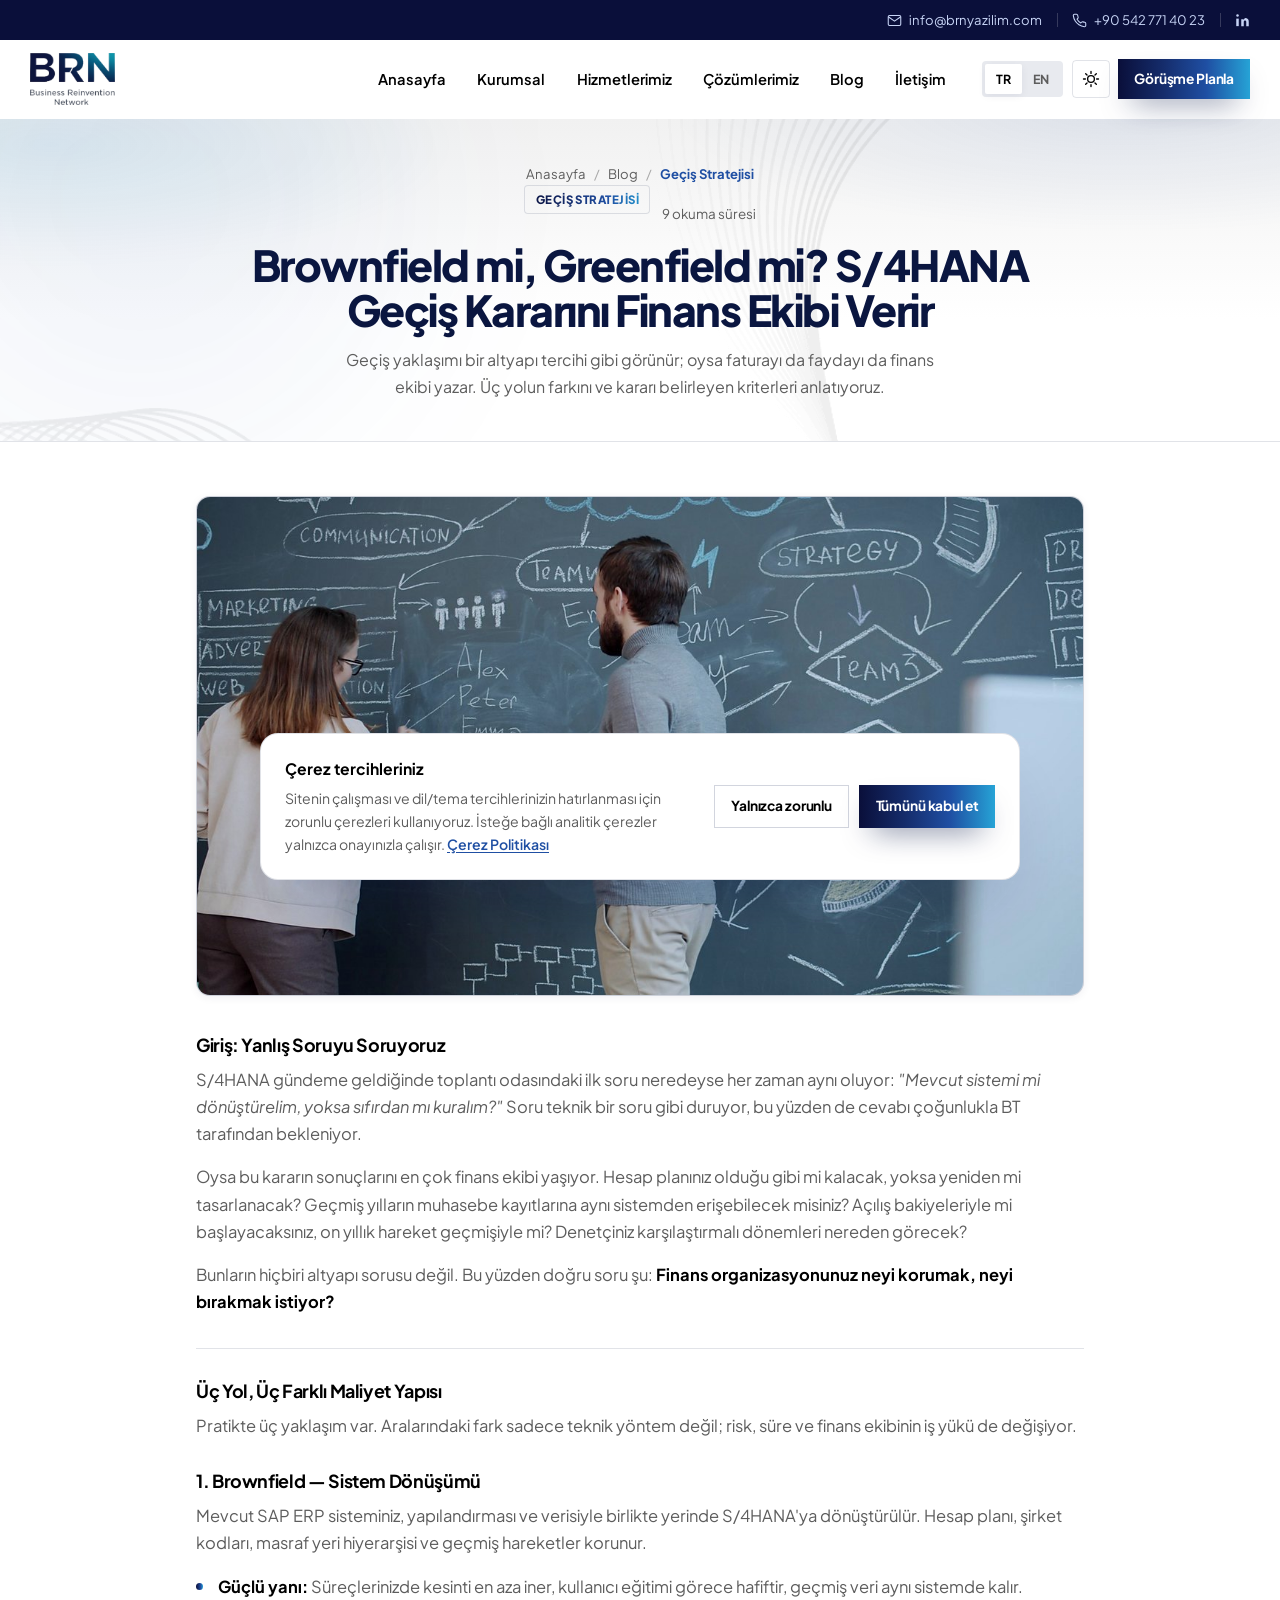
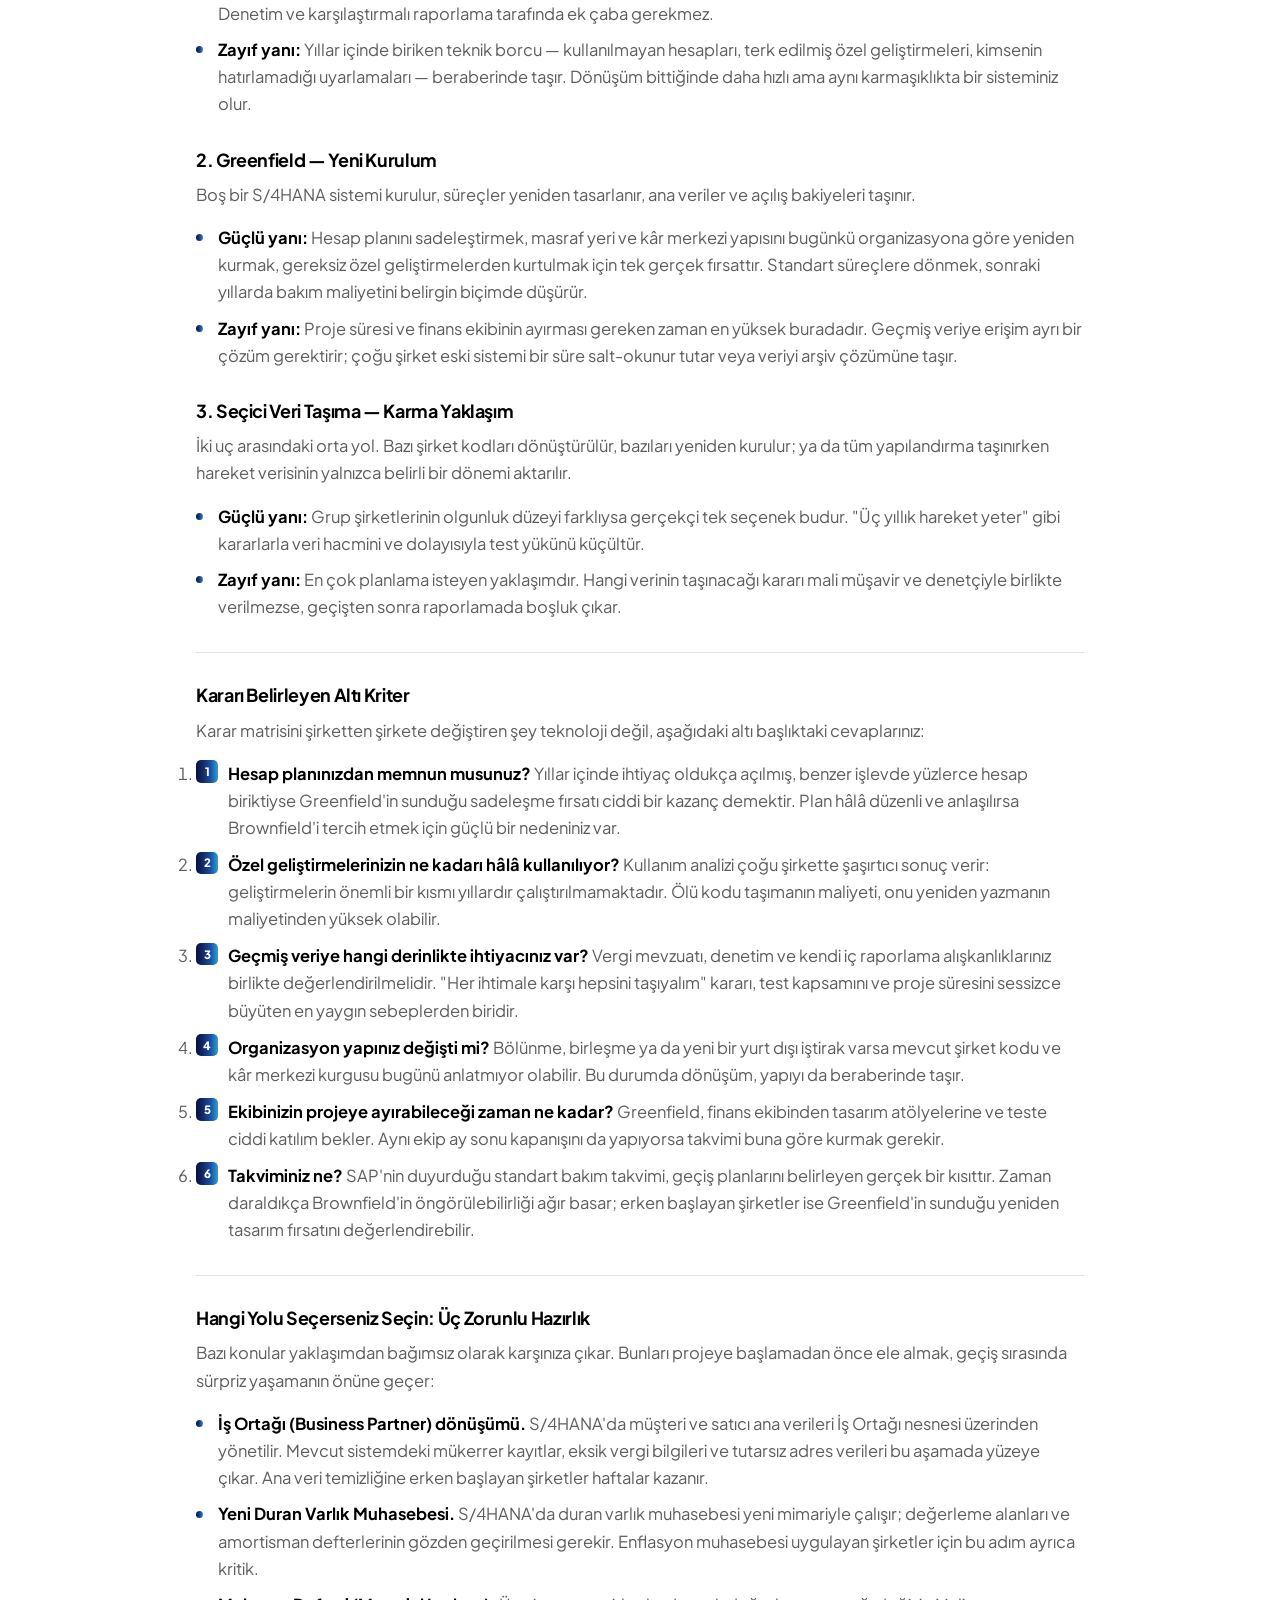
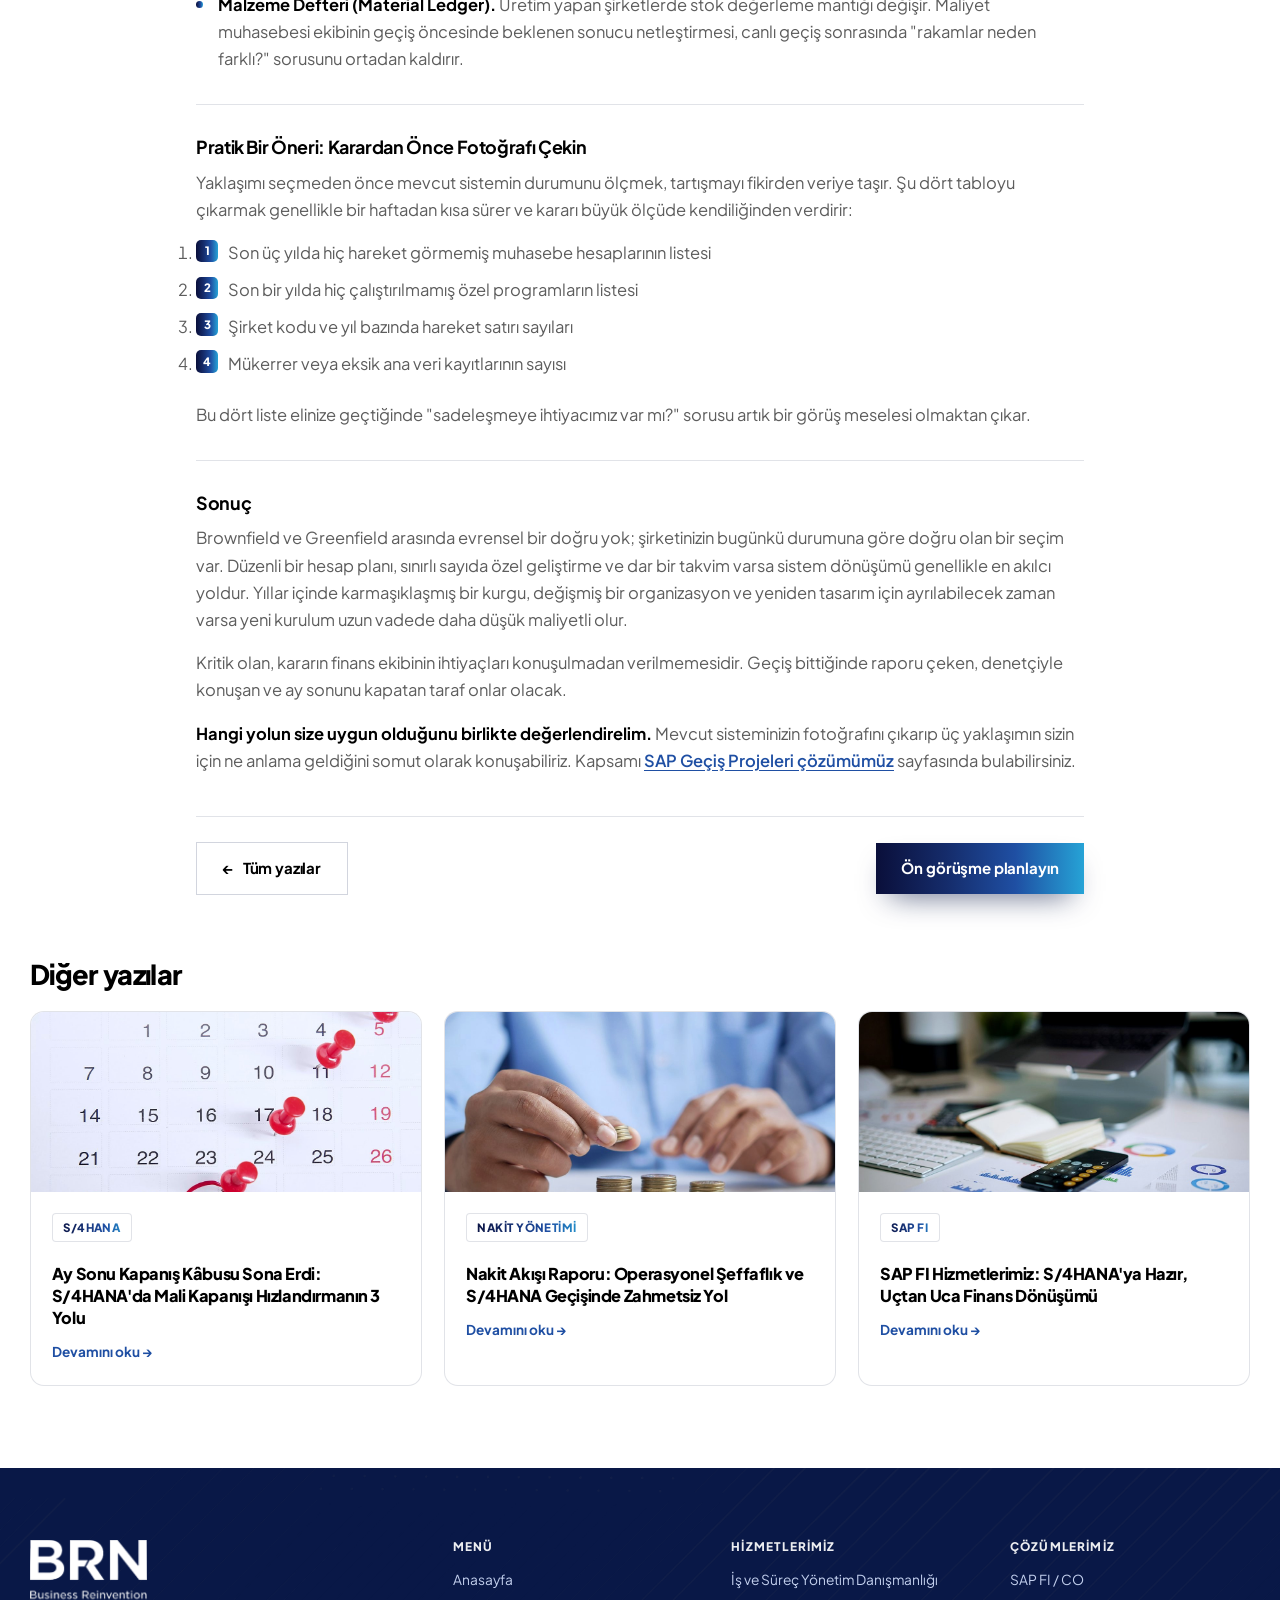
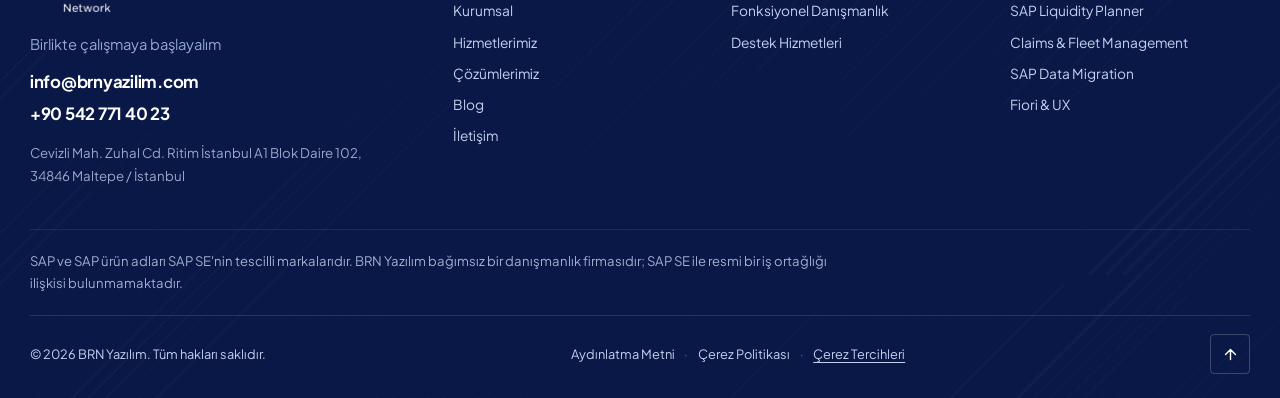
<file: blog-gecis-stratejisi.html>
<!DOCTYPE html>
<html lang="tr" data-theme="light">
<head>
<meta charset="UTF-8">
<script>document.documentElement.classList.add("js")</script>
<meta name="viewport" content="width=device-width, initial-scale=1">
<title>Brownfield mi Greenfield mi? S/4HANA Geçiş Kararı | BRN Yazılım</title>
<meta name="description" content="S/4HANA geçişinde Brownfield, Greenfield ve seçici veri taşıma yaklaşımlarının finans ekibi açısından farkları; kararı belirleyen kriterler ve geçiş öncesi kontrol listesi.">
<meta name="theme-color" content="#091847">
<link rel="canonical" href="https://www.brnyazilim.com/blog-gecis-stratejisi.html">
<meta property="og:type" content="article">
<meta property="og:site_name" content="BRN Yazılım">
<meta property="og:locale" content="tr_TR">
<meta property="og:url" content="https://www.brnyazilim.com/blog-gecis-stratejisi.html">
<meta property="og:title" content="Brownfield mi Greenfield mi? S/4HANA Geçiş Kararı | BRN Yazılım">
<meta property="og:description" content="S/4HANA geçişinde Brownfield, Greenfield ve seçici veri taşıma yaklaşımlarının finans ekibi açısından farkları; kararı belirleyen kriterler ve geçiş öncesi kontrol listesi.">
<meta property="og:image" content="https://www.brnyazilim.com/assets/og-image.jpg">
<meta property="og:image:width" content="1200">
<meta property="og:image:height" content="630">
<meta name="twitter:card" content="summary_large_image">
<link rel="icon" href="assets/favicon.svg" type="image/svg+xml">
<link rel="preconnect" href="https://fonts.googleapis.com">
<link rel="preconnect" href="https://fonts.gstatic.com" crossorigin>
<link href="https://fonts.googleapis.com/css2?family=Plus+Jakarta+Sans:wght@300;400;500;600;700;800&display=swap" rel="stylesheet">
<link rel="stylesheet" href="css/style.css?v=20260924e">
</head>
<body>

<a class="skip-link" href="#main" data-i18n="a11y.skip">İçeriğe geç</a>
<div data-layout="header"></div>

<main id="main">

<section class="page-hero page-hero-sm page-hero-center">
  <div class="hero-bg" aria-hidden="true"><div class="hero-grid"></div><div class="orb orb-3"></div></div>
  <div class="container">
    <nav class="crumbs" aria-label="Breadcrumb">
      <a href="index.html" data-i18n="nav.home">Anasayfa</a>
      <span aria-hidden="true">/</span>
      <a href="blog.html" data-i18n="nav.blog">Blog</a>
      <span aria-hidden="true">/</span>
      <span class="here" data-i18n="blog.tag5">Geçiş Stratejisi</span>
    </nav>
    <div class="article-meta"><span class="tag" data-i18n="blog.tag5">Geçiş Stratejisi</span><span class="legal-date">9 <span data-i18n="bl.readTime">okuma süresi</span></span></div>
    <h1>Brownfield mi, Greenfield mi? S/4HANA Geçiş Kararını Finans Ekibi Verir</h1>
    <p class="lead">Geçiş yaklaşımı bir altyapı tercihi gibi görünür; oysa faturayı da faydayı da finans ekibi yazar. Üç yolun farkını ve kararı belirleyen kriterleri anlatıyoruz.</p>
  </div>
</section>

<section class="section section-tight">
  <div class="container">
    <article class="article prose reveal">
      <figure class="article-cover">
        <img src="assets/blog-5.jpg" width="1200" height="675" alt="S/4HANA geçiş stratejisini tahtada planlayan proje ekibi">
      </figure>

      <p class="lang-note en-only" data-i18n="bl.langNote">Bu yazı Türkçe yayımlanmıştır.</p>

  <h4><strong>Giriş: Yanlış Soruyu Soruyoruz</strong></h4>
  <p>S/4HANA gündeme geldiğinde toplantı odasındaki ilk soru neredeyse her zaman aynı oluyor: <em>"Mevcut sistemi mi dönüştürelim, yoksa sıfırdan mı kuralım?"</em> Soru teknik bir soru gibi duruyor, bu yüzden de cevabı çoğunlukla BT tarafından bekleniyor.</p>
  <p>Oysa bu kararın sonuçlarını en çok finans ekibi yaşıyor. Hesap planınız olduğu gibi mi kalacak, yoksa yeniden mi tasarlanacak? Geçmiş yılların muhasebe kayıtlarına aynı sistemden erişebilecek misiniz? Açılış bakiyeleriyle mi başlayacaksınız, on yıllık hareket geçmişiyle mi? Denetçiniz karşılaştırmalı dönemleri nereden görecek?</p>
  <p>Bunların hiçbiri altyapı sorusu değil. Bu yüzden doğru soru şu: <strong>Finans organizasyonunuz neyi korumak, neyi bırakmak istiyor?</strong></p>
  <hr>

  <h4><strong>Üç Yol, Üç Farklı Maliyet Yapısı</strong></h4>
  <p>Pratikte üç yaklaşım var. Aralarındaki fark sadece teknik yöntem değil; risk, süre ve finans ekibinin iş yükü de değişiyor.</p>

  <h4><strong>1. Brownfield — Sistem Dönüşümü</strong></h4>
  <p>Mevcut SAP ERP sisteminiz, yapılandırması ve verisiyle birlikte yerinde S/4HANA'ya dönüştürülür. Hesap planı, şirket kodları, masraf yeri hiyerarşisi ve geçmiş hareketler korunur.</p>
  <ul>
    <li><strong>Güçlü yanı:</strong> Süreçlerinizde kesinti en aza iner, kullanıcı eğitimi görece hafiftir, geçmiş veri aynı sistemde kalır. Denetim ve karşılaştırmalı raporlama tarafında ek çaba gerekmez.</li>
    <li><strong>Zayıf yanı:</strong> Yıllar içinde biriken teknik borcu — kullanılmayan hesapları, terk edilmiş özel geliştirmeleri, kimsenin hatırlamadığı uyarlamaları — beraberinde taşır. Dönüşüm bittiğinde daha hızlı ama aynı karmaşıklıkta bir sisteminiz olur.</li>
  </ul>

  <h4><strong>2. Greenfield — Yeni Kurulum</strong></h4>
  <p>Boş bir S/4HANA sistemi kurulur, süreçler yeniden tasarlanır, ana veriler ve açılış bakiyeleri taşınır.</p>
  <ul>
    <li><strong>Güçlü yanı:</strong> Hesap planını sadeleştirmek, masraf yeri ve kâr merkezi yapısını bugünkü organizasyona göre yeniden kurmak, gereksiz özel geliştirmelerden kurtulmak için tek gerçek fırsattır. Standart süreçlere dönmek, sonraki yıllarda bakım maliyetini belirgin biçimde düşürür.</li>
    <li><strong>Zayıf yanı:</strong> Proje süresi ve finans ekibinin ayırması gereken zaman en yüksek buradadır. Geçmiş veriye erişim ayrı bir çözüm gerektirir; çoğu şirket eski sistemi bir süre salt-okunur tutar veya veriyi arşiv çözümüne taşır.</li>
  </ul>

  <h4><strong>3. Seçici Veri Taşıma — Karma Yaklaşım</strong></h4>
  <p>İki uç arasındaki orta yol. Bazı şirket kodları dönüştürülür, bazıları yeniden kurulur; ya da tüm yapılandırma taşınırken hareket verisinin yalnızca belirli bir dönemi aktarılır.</p>
  <ul>
    <li><strong>Güçlü yanı:</strong> Grup şirketlerinin olgunluk düzeyi farklıysa gerçekçi tek seçenek budur. "Üç yıllık hareket yeter" gibi kararlarla veri hacmini ve dolayısıyla test yükünü küçültür.</li>
    <li><strong>Zayıf yanı:</strong> En çok planlama isteyen yaklaşımdır. Hangi verinin taşınacağı kararı mali müşavir ve denetçiyle birlikte verilmezse, geçişten sonra raporlamada boşluk çıkar.</li>
  </ul>
  <hr>

  <h4><strong>Kararı Belirleyen Altı Kriter</strong></h4>
  <p>Karar matrisini şirketten şirkete değiştiren şey teknoloji değil, aşağıdaki altı başlıktaki cevaplarınız:</p>
  <ol>
    <li><strong>Hesap planınızdan memnun musunuz?</strong> Yıllar içinde ihtiyaç oldukça açılmış, benzer işlevde yüzlerce hesap biriktiyse Greenfield'in sunduğu sadeleşme fırsatı ciddi bir kazanç demektir. Plan hâlâ düzenli ve anlaşılırsa Brownfield'i tercih etmek için güçlü bir nedeniniz var.</li>
    <li><strong>Özel geliştirmelerinizin ne kadarı hâlâ kullanılıyor?</strong> Kullanım analizi çoğu şirkette şaşırtıcı sonuç verir: geliştirmelerin önemli bir kısmı yıllardır çalıştırılmamaktadır. Ölü kodu taşımanın maliyeti, onu yeniden yazmanın maliyetinden yüksek olabilir.</li>
    <li><strong>Geçmiş veriye hangi derinlikte ihtiyacınız var?</strong> Vergi mevzuatı, denetim ve kendi iç raporlama alışkanlıklarınız birlikte değerlendirilmelidir. "Her ihtimale karşı hepsini taşıyalım" kararı, test kapsamını ve proje süresini sessizce büyüten en yaygın sebeplerden biridir.</li>
    <li><strong>Organizasyon yapınız değişti mi?</strong> Bölünme, birleşme ya da yeni bir yurt dışı iştirak varsa mevcut şirket kodu ve kâr merkezi kurgusu bugünü anlatmıyor olabilir. Bu durumda dönüşüm, yapıyı da beraberinde taşır.</li>
    <li><strong>Ekibinizin projeye ayırabileceği zaman ne kadar?</strong> Greenfield, finans ekibinden tasarım atölyelerine ve teste ciddi katılım bekler. Aynı ekip ay sonu kapanışını da yapıyorsa takvimi buna göre kurmak gerekir.</li>
    <li><strong>Takviminiz ne?</strong> SAP'nin duyurduğu standart bakım takvimi, geçiş planlarını belirleyen gerçek bir kısıttır. Zaman daraldıkça Brownfield'in öngörülebilirliği ağır basar; erken başlayan şirketler ise Greenfield'in sunduğu yeniden tasarım fırsatını değerlendirebilir.</li>
  </ol>
  <hr>

  <h4><strong>Hangi Yolu Seçerseniz Seçin: Üç Zorunlu Hazırlık</strong></h4>
  <p>Bazı konular yaklaşımdan bağımsız olarak karşınıza çıkar. Bunları projeye başlamadan önce ele almak, geçiş sırasında sürpriz yaşamanın önüne geçer:</p>
  <ul>
    <li><strong>İş Ortağı (Business Partner) dönüşümü.</strong> S/4HANA'da müşteri ve satıcı ana verileri İş Ortağı nesnesi üzerinden yönetilir. Mevcut sistemdeki mükerrer kayıtlar, eksik vergi bilgileri ve tutarsız adres verileri bu aşamada yüzeye çıkar. Ana veri temizliğine erken başlayan şirketler haftalar kazanır.</li>
    <li><strong>Yeni Duran Varlık Muhasebesi.</strong> S/4HANA'da duran varlık muhasebesi yeni mimariyle çalışır; değerleme alanları ve amortisman defterlerinin gözden geçirilmesi gerekir. Enflasyon muhasebesi uygulayan şirketler için bu adım ayrıca kritik.</li>
    <li><strong>Malzeme Defteri (Material Ledger).</strong> Üretim yapan şirketlerde stok değerleme mantığı değişir. Maliyet muhasebesi ekibinin geçiş öncesinde beklenen sonucu netleştirmesi, canlı geçiş sonrasında "rakamlar neden farklı?" sorusunu ortadan kaldırır.</li>
  </ul>
  <hr>

  <h4><strong>Pratik Bir Öneri: Karardan Önce Fotoğrafı Çekin</strong></h4>
  <p>Yaklaşımı seçmeden önce mevcut sistemin durumunu ölçmek, tartışmayı fikirden veriye taşır. Şu dört tabloyu çıkarmak genellikle bir haftadan kısa sürer ve kararı büyük ölçüde kendiliğinden verdirir:</p>
  <ol>
    <li>Son üç yılda hiç hareket görmemiş muhasebe hesaplarının listesi</li>
    <li>Son bir yılda hiç çalıştırılmamış özel programların listesi</li>
    <li>Şirket kodu ve yıl bazında hareket satırı sayıları</li>
    <li>Mükerrer veya eksik ana veri kayıtlarının sayısı</li>
  </ol>
  <p>Bu dört liste elinize geçtiğinde "sadeleşmeye ihtiyacımız var mı?" sorusu artık bir görüş meselesi olmaktan çıkar.</p>
  <hr>

  <h4><strong>Sonuç</strong></h4>
  <p>Brownfield ve Greenfield arasında evrensel bir doğru yok; şirketinizin bugünkü durumuna göre doğru olan bir seçim var. Düzenli bir hesap planı, sınırlı sayıda özel geliştirme ve dar bir takvim varsa sistem dönüşümü genellikle en akılcı yoldur. Yıllar içinde karmaşıklaşmış bir kurgu, değişmiş bir organizasyon ve yeniden tasarım için ayrılabilecek zaman varsa yeni kurulum uzun vadede daha düşük maliyetli olur.</p>
  <p>Kritik olan, kararın finans ekibinin ihtiyaçları konuşulmadan verilmemesidir. Geçiş bittiğinde raporu çeken, denetçiyle konuşan ve ay sonunu kapatan taraf onlar olacak.</p>
  <p><strong>Hangi yolun size uygun olduğunu birlikte değerlendirelim.</strong> Mevcut sisteminizin fotoğrafını çıkarıp üç yaklaşımın sizin için ne anlama geldiğini somut olarak konuşabiliriz. Kapsamı <a href="cozumler.html#gecis">SAP Geçiş Projeleri çözümümüz</a> sayfasında bulabilirsiniz.</p>

      <nav class="article-nav">
        <a class="btn btn-outline" href="blog.html">← <span data-i18n="bl.back">Tüm yazılar</span></a>
        <a class="btn btn-primary" href="iletisim.html" data-i18n="cta.btn">Ön görüşme planlayın</a>
      </nav>
    </article>

    <div class="more-posts">
      <h2 data-i18n="bl.more">Diğer yazılar</h2>
      <div class="post-grid">
        <article class="post reveal">
          <a href="blog-mali-kapanis.html">
            <div class="post-img" style="background-image:url('assets/blog-1.jpg')"></div>
            <div class="post-body">
              <div class="post-meta"><span class="tag" data-i18n="blog.tag1">S/4HANA</span></div>
              <h3 data-i18n="blog.p1">Ay Sonu Kapanış Kâbusu Sona Erdi: S/4HANA'da Mali Kapanışı Hızlandırmanın 3 Yolu</h3>
              <span class="post-more" data-i18n="common.read">Devamını oku →</span>
            </div>
          </a>
        </article>
        <article class="post reveal" data-delay="90">
          <a href="blog-nakit-akisi.html">
            <div class="post-img" style="background-image:url('assets/blog-2.jpg')"></div>
            <div class="post-body">
              <div class="post-meta"><span class="tag" data-i18n="blog.tag2">Nakit Yönetimi</span></div>
              <h3 data-i18n="blog.p2">Nakit Akışı Raporu: Operasyonel Şeffaflık ve S/4HANA Geçişinde Zahmetsiz Yol</h3>
              <span class="post-more" data-i18n="common.read">Devamını oku →</span>
            </div>
          </a>
        </article>
        <article class="post reveal" data-delay="180">
          <a href="blog-sap-fi.html">
            <div class="post-img" style="background-image:url('assets/blog-3.jpg')"></div>
            <div class="post-body">
              <div class="post-meta"><span class="tag" data-i18n="blog.tag3">SAP FI</span></div>
              <h3 data-i18n="blog.p3">SAP FI Hizmetlerimiz: S/4HANA'ya Hazır, Uçtan Uca Finans Dönüşümü</h3>
              <span class="post-more" data-i18n="common.read">Devamını oku →</span>
            </div>
          </a>
        </article>
      </div>
    </div>
  </div>
</section>

</main>

<div data-layout="footer"></div>

<script src="js/layout.js?v=20260924e"></script>
<script src="js/i18n.js?v=20260924e"></script>
<script src="js/main.js?v=20260924e"></script>
</body>
</html>
</file>
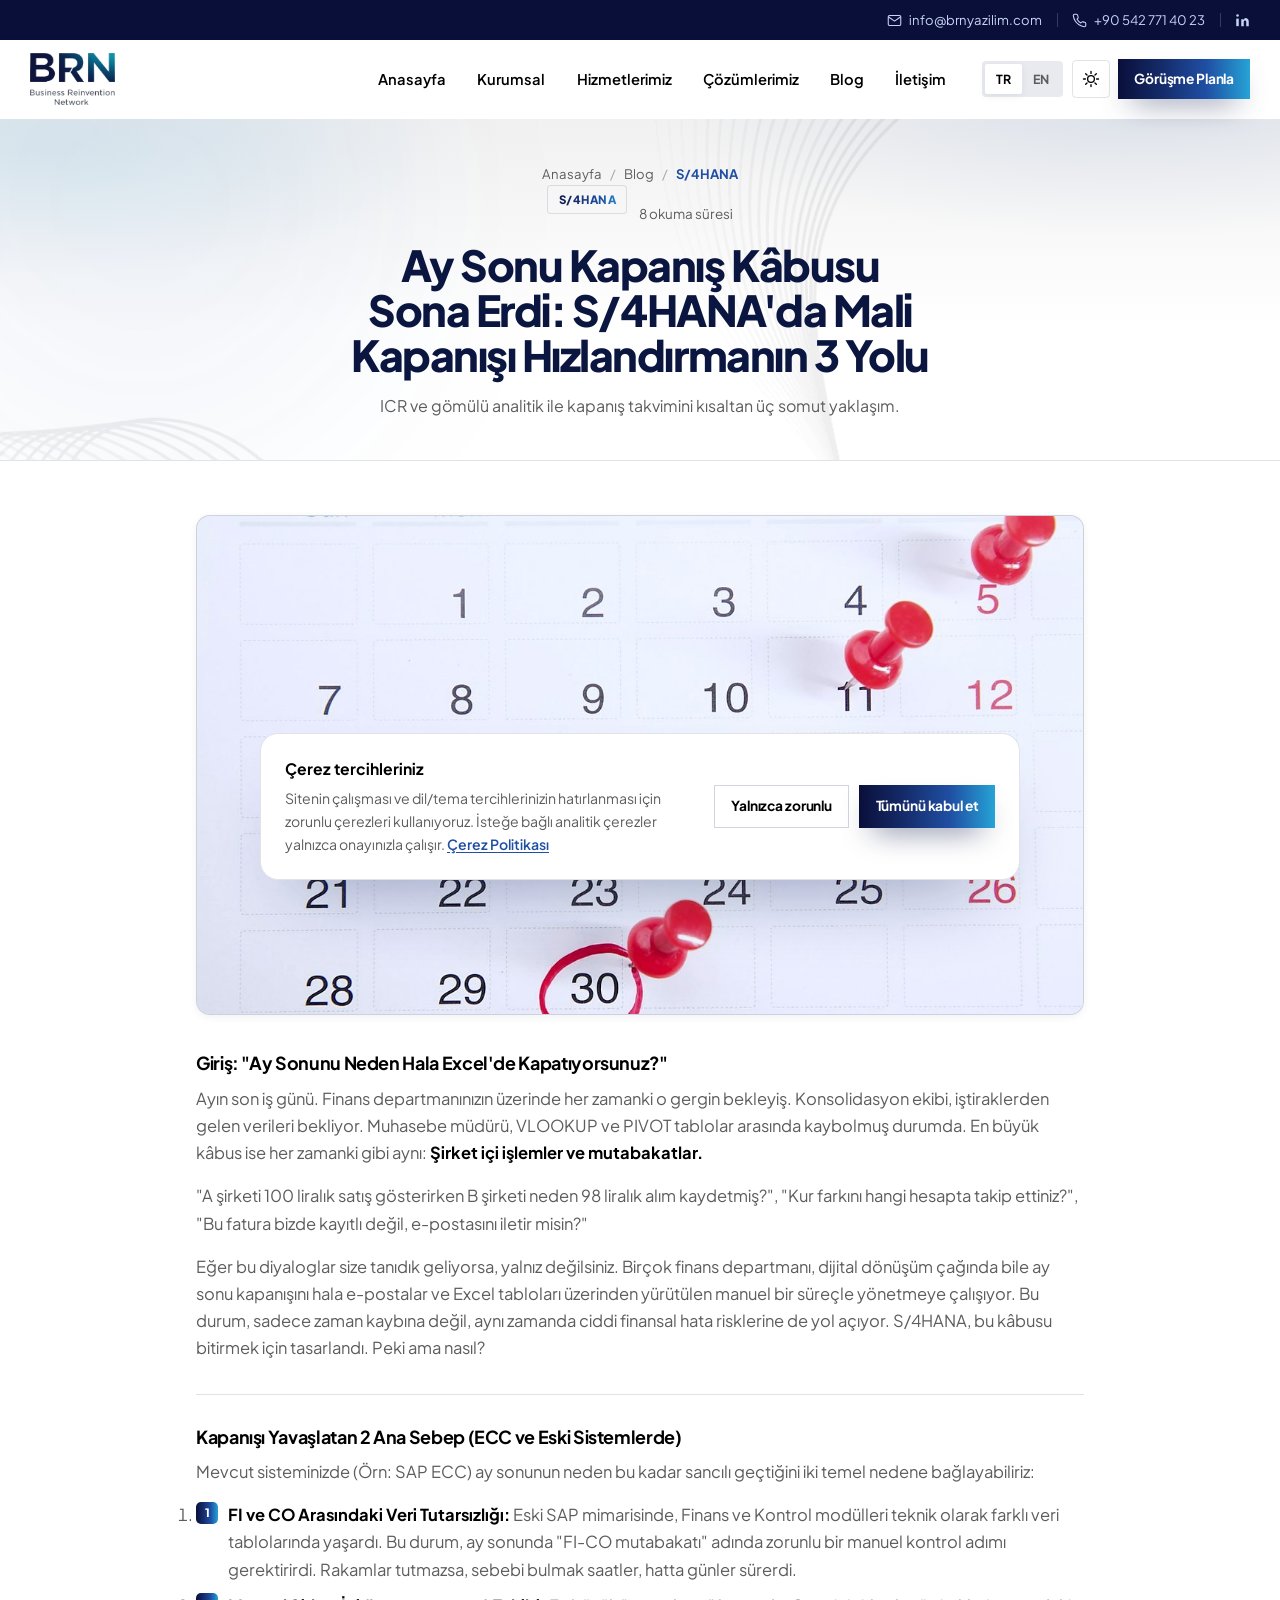
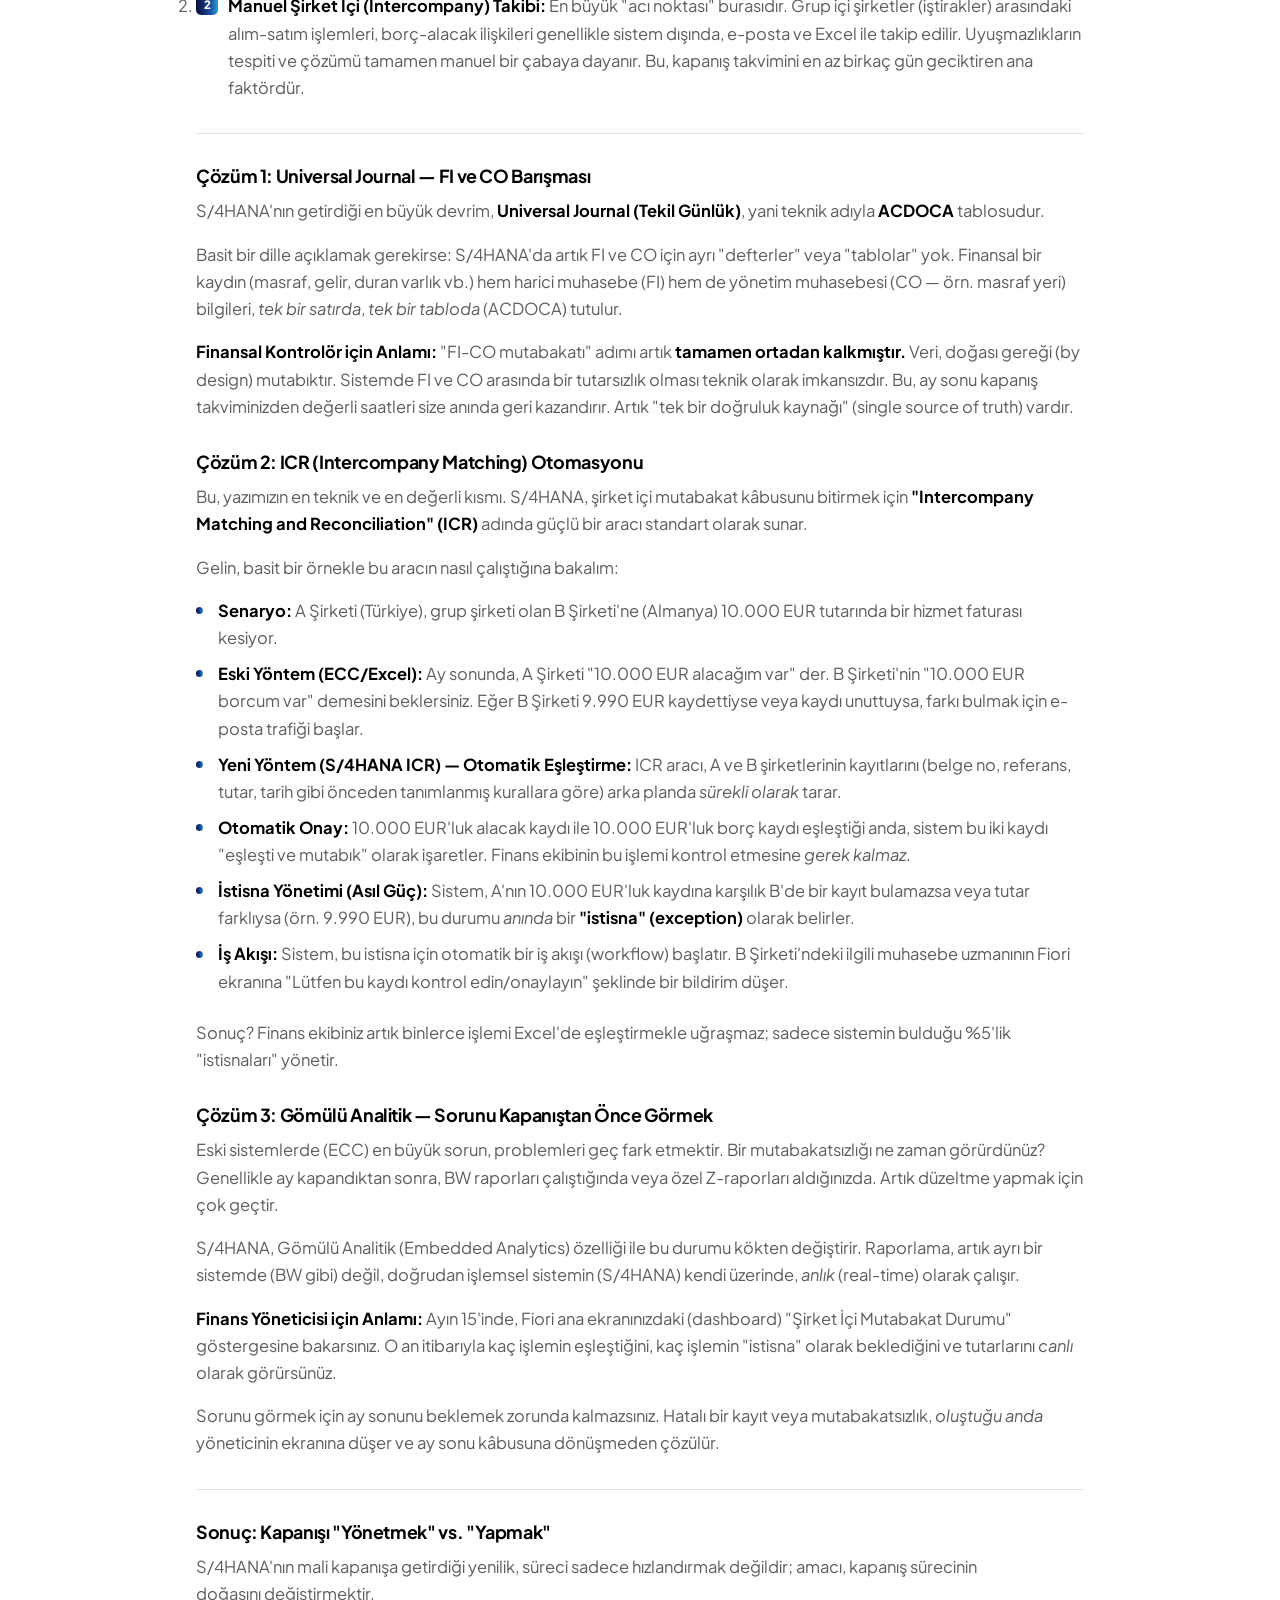
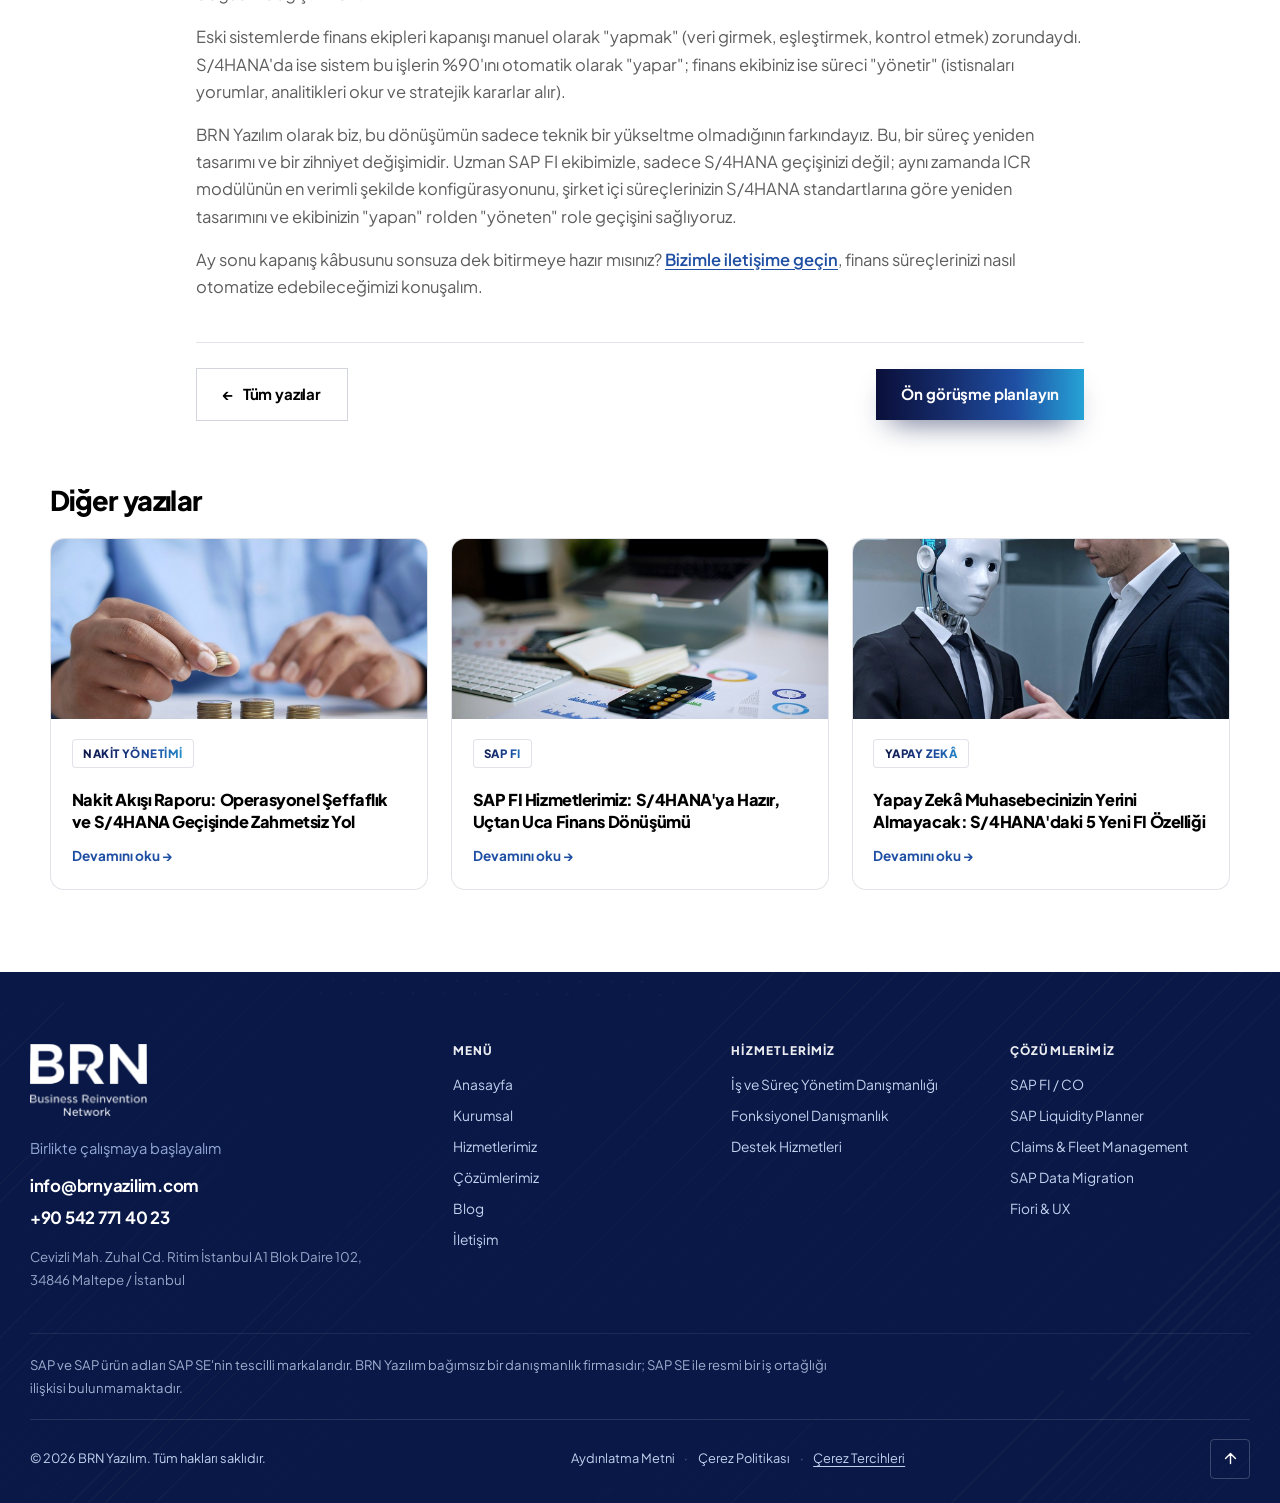
<file: blog-mali-kapanis.html>
<!DOCTYPE html>
<html lang="tr" data-theme="light">
<head>
<meta charset="UTF-8">
<script>document.documentElement.classList.add("js")</script>
<meta name="viewport" content="width=device-width, initial-scale=1">
<title>Ay Sonu Kapanış Kâbusu Sona Erdi | BRN Yazılım</title>
<meta name="description" content="S/4HANA'da mali kapanışı hızlandırmanın 3 yolu: Universal Journal, ICR otomasyonu ve gömülü analitik.">
<meta name="theme-color" content="#091847">
<link rel="canonical" href="https://www.brnyazilim.com/blog-mali-kapanis.html">
<meta property="og:type" content="article">
<meta property="og:site_name" content="BRN Yazılım">
<meta property="og:locale" content="tr_TR">
<meta property="og:url" content="https://www.brnyazilim.com/blog-mali-kapanis.html">
<meta property="og:title" content="Ay Sonu Kapanış Kâbusu Sona Erdi | BRN Yazılım">
<meta property="og:description" content="S/4HANA'da mali kapanışı hızlandırmanın 3 yolu: Universal Journal, ICR otomasyonu ve gömülü analitik.">
<meta property="og:image" content="https://www.brnyazilim.com/assets/og-image.jpg">
<meta property="og:image:width" content="1200">
<meta property="og:image:height" content="630">
<meta name="twitter:card" content="summary_large_image">
<link rel="icon" href="assets/favicon.svg" type="image/svg+xml">
<link rel="preconnect" href="https://fonts.googleapis.com">
<link rel="preconnect" href="https://fonts.gstatic.com" crossorigin>
<link href="https://fonts.googleapis.com/css2?family=Plus+Jakarta+Sans:wght@300;400;500;600;700;800&display=swap" rel="stylesheet">
<link rel="stylesheet" href="css/style.css?v=20260924e">
</head>
<body>

<a class="skip-link" href="#main" data-i18n="a11y.skip">İçeriğe geç</a>
<div data-layout="header"></div>

<main id="main">

<section class="page-hero page-hero-sm page-hero-center">
  <div class="hero-bg" aria-hidden="true"><div class="hero-grid"></div><div class="orb orb-3"></div></div>
  <div class="container">
    <nav class="crumbs" aria-label="Breadcrumb">
      <a href="index.html" data-i18n="nav.home">Anasayfa</a>
      <span aria-hidden="true">/</span>
      <a href="blog.html" data-i18n="nav.blog">Blog</a>
      <span aria-hidden="true">/</span>
      <span class="here" data-i18n="blog.tag1">S/4HANA</span>
    </nav>
    <div class="article-meta"><span class="tag" data-i18n="blog.tag1">S/4HANA</span><span class="legal-date">8 <span data-i18n="bl.readTime">okuma süresi</span></span></div>
    <h1>Ay Sonu Kapanış Kâbusu Sona Erdi: S/4HANA'da Mali Kapanışı Hızlandırmanın 3 Yolu</h1>
    <p class="lead">ICR ve gömülü analitik ile kapanış takvimini kısaltan üç somut yaklaşım.</p>
  </div>
</section>

<section class="section section-tight">
  <div class="container">
    <article class="article prose reveal">
      <figure class="article-cover">
        <img src="assets/blog-1.jpg" width="1200" height="675" alt="Mali kapanış ve S/4HANA analitiği">
      </figure>

      <p class="lang-note en-only" data-i18n="bl.langNote">Bu yazı Türkçe yayımlanmıştır.</p>

  <h4><strong>Giriş: "Ay Sonunu Neden Hala Excel'de Kapatıyorsunuz?"</strong></h4>
  <p>Ayın son iş günü. Finans departmanınızın üzerinde her zamanki o gergin bekleyiş. Konsolidasyon ekibi, iştiraklerden gelen verileri bekliyor. Muhasebe müdürü, VLOOKUP ve PIVOT tablolar arasında kaybolmuş durumda. En büyük kâbus ise her zamanki gibi aynı: <strong>Şirket içi işlemler ve mutabakatlar.</strong></p>
  <p>"A şirketi 100 liralık satış gösterirken B şirketi neden 98 liralık alım kaydetmiş?", "Kur farkını hangi hesapta takip ettiniz?", "Bu fatura bizde kayıtlı değil, e-postasını iletir misin?"</p>
  <p>Eğer bu diyaloglar size tanıdık geliyorsa, yalnız değilsiniz. Birçok finans departmanı, dijital dönüşüm çağında bile ay sonu kapanışını hala e-postalar ve Excel tabloları üzerinden yürütülen manuel bir süreçle yönetmeye çalışıyor. Bu durum, sadece zaman kaybına değil, aynı zamanda ciddi finansal hata risklerine de yol açıyor. S/4HANA, bu kâbusu bitirmek için tasarlandı. Peki ama nasıl?</p>
  <hr>
  <h4><strong>Kapanışı Yavaşlatan 2 Ana Sebep (ECC ve Eski Sistemlerde)</strong></h4>
  <p>Mevcut sisteminizde (Örn: SAP ECC) ay sonunun neden bu kadar sancılı geçtiğini iki temel nedene bağlayabiliriz:</p>
  <ol>
    <li><strong>FI ve CO Arasındaki Veri Tutarsızlığı:</strong> Eski SAP mimarisinde, Finans ve Kontrol modülleri teknik olarak farklı veri tablolarında yaşardı. Bu durum, ay sonunda "FI-CO mutabakatı" adında zorunlu bir manuel kontrol adımı gerektirirdi. Rakamlar tutmazsa, sebebi bulmak saatler, hatta günler sürerdi.</li>
    <li><strong>Manuel Şirket İçi (Intercompany) Takibi:</strong> En büyük "acı noktası" burasıdır. Grup içi şirketler (iştirakler) arasındaki alım-satım işlemleri, borç-alacak ilişkileri genellikle sistem dışında, e-posta ve Excel ile takip edilir. Uyuşmazlıkların tespiti ve çözümü tamamen manuel bir çabaya dayanır. Bu, kapanış takvimini en az birkaç gün geciktiren ana faktördür.</li>
  </ol>
  <hr>
  <h4><strong>Çözüm 1: Universal Journal — FI ve CO Barışması</strong></h4>
  <p>S/4HANA'nın getirdiği en büyük devrim, <strong>Universal Journal (Tekil Günlük)</strong>, yani teknik adıyla <strong>ACDOCA</strong> tablosudur.</p>
  <p>Basit bir dille açıklamak gerekirse: S/4HANA'da artık FI ve CO için ayrı "defterler" veya "tablolar" yok. Finansal bir kaydın (masraf, gelir, duran varlık vb.) hem harici muhasebe (FI) hem de yönetim muhasebesi (CO — örn. masraf yeri) bilgileri, <em>tek bir satırda</em>, <em>tek bir tabloda</em> (ACDOCA) tutulur.</p>
  <p><strong>Finansal Kontrolör için Anlamı:</strong> "FI-CO mutabakatı" adımı artık <strong>tamamen ortadan kalkmıştır.</strong> Veri, doğası gereği (by design) mutabıktır. Sistemde FI ve CO arasında bir tutarsızlık olması teknik olarak imkansızdır. Bu, ay sonu kapanış takviminizden değerli saatleri size anında geri kazandırır. Artık "tek bir doğruluk kaynağı" (single source of truth) vardır.</p>
  <h4><strong>Çözüm 2: ICR (Intercompany Matching) Otomasyonu</strong></h4>
  <p>Bu, yazımızın en teknik ve en değerli kısmı. S/4HANA, şirket içi mutabakat kâbusunu bitirmek için <strong>"Intercompany Matching and Reconciliation" (ICR)</strong> adında güçlü bir aracı standart olarak sunar.</p>
  <p>Gelin, basit bir örnekle bu aracın nasıl çalıştığına bakalım:</p>
  <ul>
    <li><strong>Senaryo:</strong> A Şirketi (Türkiye), grup şirketi olan B Şirketi'ne (Almanya) 10.000 EUR tutarında bir hizmet faturası kesiyor.</li>
    <li><strong>Eski Yöntem (ECC/Excel):</strong> Ay sonunda, A Şirketi "10.000 EUR alacağım var" der. B Şirketi'nin "10.000 EUR borcum var" demesini beklersiniz. Eğer B Şirketi 9.990 EUR kaydettiyse veya kaydı unuttuysa, farkı bulmak için e-posta trafiği başlar.</li>
    <li><strong>Yeni Yöntem (S/4HANA ICR) — Otomatik Eşleştirme:</strong> ICR aracı, A ve B şirketlerinin kayıtlarını (belge no, referans, tutar, tarih gibi önceden tanımlanmış kurallara göre) arka planda <em>sürekli olarak</em> tarar.</li>
    <li><strong>Otomatik Onay:</strong> 10.000 EUR'luk alacak kaydı ile 10.000 EUR'luk borç kaydı eşleştiği anda, sistem bu iki kaydı "eşleşti ve mutabık" olarak işaretler. Finans ekibinin bu işlemi kontrol etmesine <em>gerek kalmaz</em>.</li>
    <li><strong>İstisna Yönetimi (Asıl Güç):</strong> Sistem, A'nın 10.000 EUR'luk kaydına karşılık B'de bir kayıt bulamazsa veya tutar farklıysa (örn. 9.990 EUR), bu durumu <em>anında</em> bir <strong>"istisna" (exception)</strong> olarak belirler.</li>
    <li><strong>İş Akışı:</strong> Sistem, bu istisna için otomatik bir iş akışı (workflow) başlatır. B Şirketi'ndeki ilgili muhasebe uzmanının Fiori ekranına "Lütfen bu kaydı kontrol edin/onaylayın" şeklinde bir bildirim düşer.</li>
  </ul>
  <p>Sonuç? Finans ekibiniz artık binlerce işlemi Excel'de eşleştirmekle uğraşmaz; sadece sistemin bulduğu %5'lik "istisnaları" yönetir.</p>
  <h4><strong>Çözüm 3: Gömülü Analitik — Sorunu Kapanıştan Önce Görmek</strong></h4>
  <p>Eski sistemlerde (ECC) en büyük sorun, problemleri geç fark etmektir. Bir mutabakatsızlığı ne zaman görürdünüz? Genellikle ay kapandıktan sonra, BW raporları çalıştığında veya özel Z-raporları aldığınızda. Artık düzeltme yapmak için çok geçtir.</p>
  <p>S/4HANA, Gömülü Analitik (Embedded Analytics) özelliği ile bu durumu kökten değiştirir. Raporlama, artık ayrı bir sistemde (BW gibi) değil, doğrudan işlemsel sistemin (S/4HANA) kendi üzerinde, <em>anlık</em> (real-time) olarak çalışır.</p>
  <p><strong>Finans Yöneticisi için Anlamı:</strong> Ayın 15'inde, Fiori ana ekranınızdaki (dashboard) "Şirket İçi Mutabakat Durumu" göstergesine bakarsınız. O an itibarıyla kaç işlemin eşleştiğini, kaç işlemin "istisna" olarak beklediğini ve tutarlarını <em>canlı</em> olarak görürsünüz.</p>
  <p>Sorunu görmek için ay sonunu beklemek zorunda kalmazsınız. Hatalı bir kayıt veya mutabakatsızlık, <em>oluştuğu anda</em> yöneticinin ekranına düşer ve ay sonu kâbusuna dönüşmeden çözülür.</p>
  <hr>
  <h4><strong>Sonuç: Kapanışı "Yönetmek" vs. "Yapmak"</strong></h4>
  <p>S/4HANA'nın mali kapanışa getirdiği yenilik, süreci sadece hızlandırmak değildir; amacı, kapanış sürecinin doğasını değiştirmektir.</p>
  <p>Eski sistemlerde finans ekipleri kapanışı manuel olarak "yapmak" (veri girmek, eşleştirmek, kontrol etmek) zorundaydı. S/4HANA'da ise sistem bu işlerin %90'ını otomatik olarak "yapar"; finans ekibiniz ise süreci "yönetir" (istisnaları yorumlar, analitikleri okur ve stratejik kararlar alır).</p>
  <p>BRN Yazılım olarak biz, bu dönüşümün sadece teknik bir yükseltme olmadığının farkındayız. Bu, bir süreç yeniden tasarımı ve bir zihniyet değişimidir. Uzman SAP FI ekibimizle, sadece S/4HANA geçişinizi değil; aynı zamanda ICR modülünün en verimli şekilde konfigürasyonunu, şirket içi süreçlerinizin S/4HANA standartlarına göre yeniden tasarımını ve ekibinizin "yapan" rolden "yöneten" role geçişini sağlıyoruz.</p>
  <p>Ay sonu kapanış kâbusunu sonsuza dek bitirmeye hazır mısınız? <a href="iletisim.html">Bizimle iletişime geçin</a>, finans süreçlerinizi nasıl otomatize edebileceğimizi konuşalım.</p>

      <nav class="article-nav">
        <a class="btn btn-outline" href="blog.html">← <span data-i18n="bl.back">Tüm yazılar</span></a>
        <a class="btn btn-primary" href="iletisim.html" data-i18n="cta.btn">Ön görüşme planlayın</a>
      </nav>
    </article>

    <div class="more-posts container" style="padding:0">
      <h2 data-i18n="bl.more">Diğer yazılar</h2>
      <div class="post-grid">
        <article class="post reveal">
          <a href="blog-nakit-akisi.html">
            <div class="post-img" style="background-image:url('assets/blog-2.jpg')"></div>
            <div class="post-body">
              <div class="post-meta"><span class="tag" data-i18n="blog.tag2">Nakit Yönetimi</span></div>
              <h3 data-i18n="blog.p2">Nakit Akışı Raporu: Operasyonel Şeffaflık ve S/4HANA Geçişinde Zahmetsiz Yol</h3>
              <span class="post-more" data-i18n="common.read">Devamını oku →</span>
            </div>
          </a>
        </article>
        <article class="post reveal" data-delay="90">
          <a href="blog-sap-fi.html">
            <div class="post-img" style="background-image:url('assets/blog-3.jpg')"></div>
            <div class="post-body">
              <div class="post-meta"><span class="tag" data-i18n="blog.tag3">SAP FI</span></div>
              <h3 data-i18n="blog.p3">SAP FI Hizmetlerimiz: S/4HANA'ya Hazır, Uçtan Uca Finans Dönüşümü</h3>
              <span class="post-more" data-i18n="common.read">Devamını oku →</span>
            </div>
          </a>
        </article>
        <article class="post reveal" data-delay="180">
          <a href="blog-yapay-zeka.html">
            <div class="post-img" style="background-image:url('assets/blog-4.jpg')"></div>
            <div class="post-body">
              <div class="post-meta"><span class="tag" data-i18n="blog.tag4">Yapay Zekâ</span></div>
              <h3 data-i18n="blog.p4">Yapay Zekâ Muhasebecinizin Yerini Almayacak: S/4HANA'daki 5 Yeni FI Özelliği</h3>
              <span class="post-more" data-i18n="common.read">Devamını oku →</span>
            </div>
          </a>
        </article>
      </div>
    </div>
  </div>
</section>

</main>

<div data-layout="footer"></div>

<script src="js/layout.js?v=20260924e"></script>
<script src="js/i18n.js?v=20260924e"></script>
<script src="js/main.js?v=20260924e"></script>
</body>
</html>
</file>
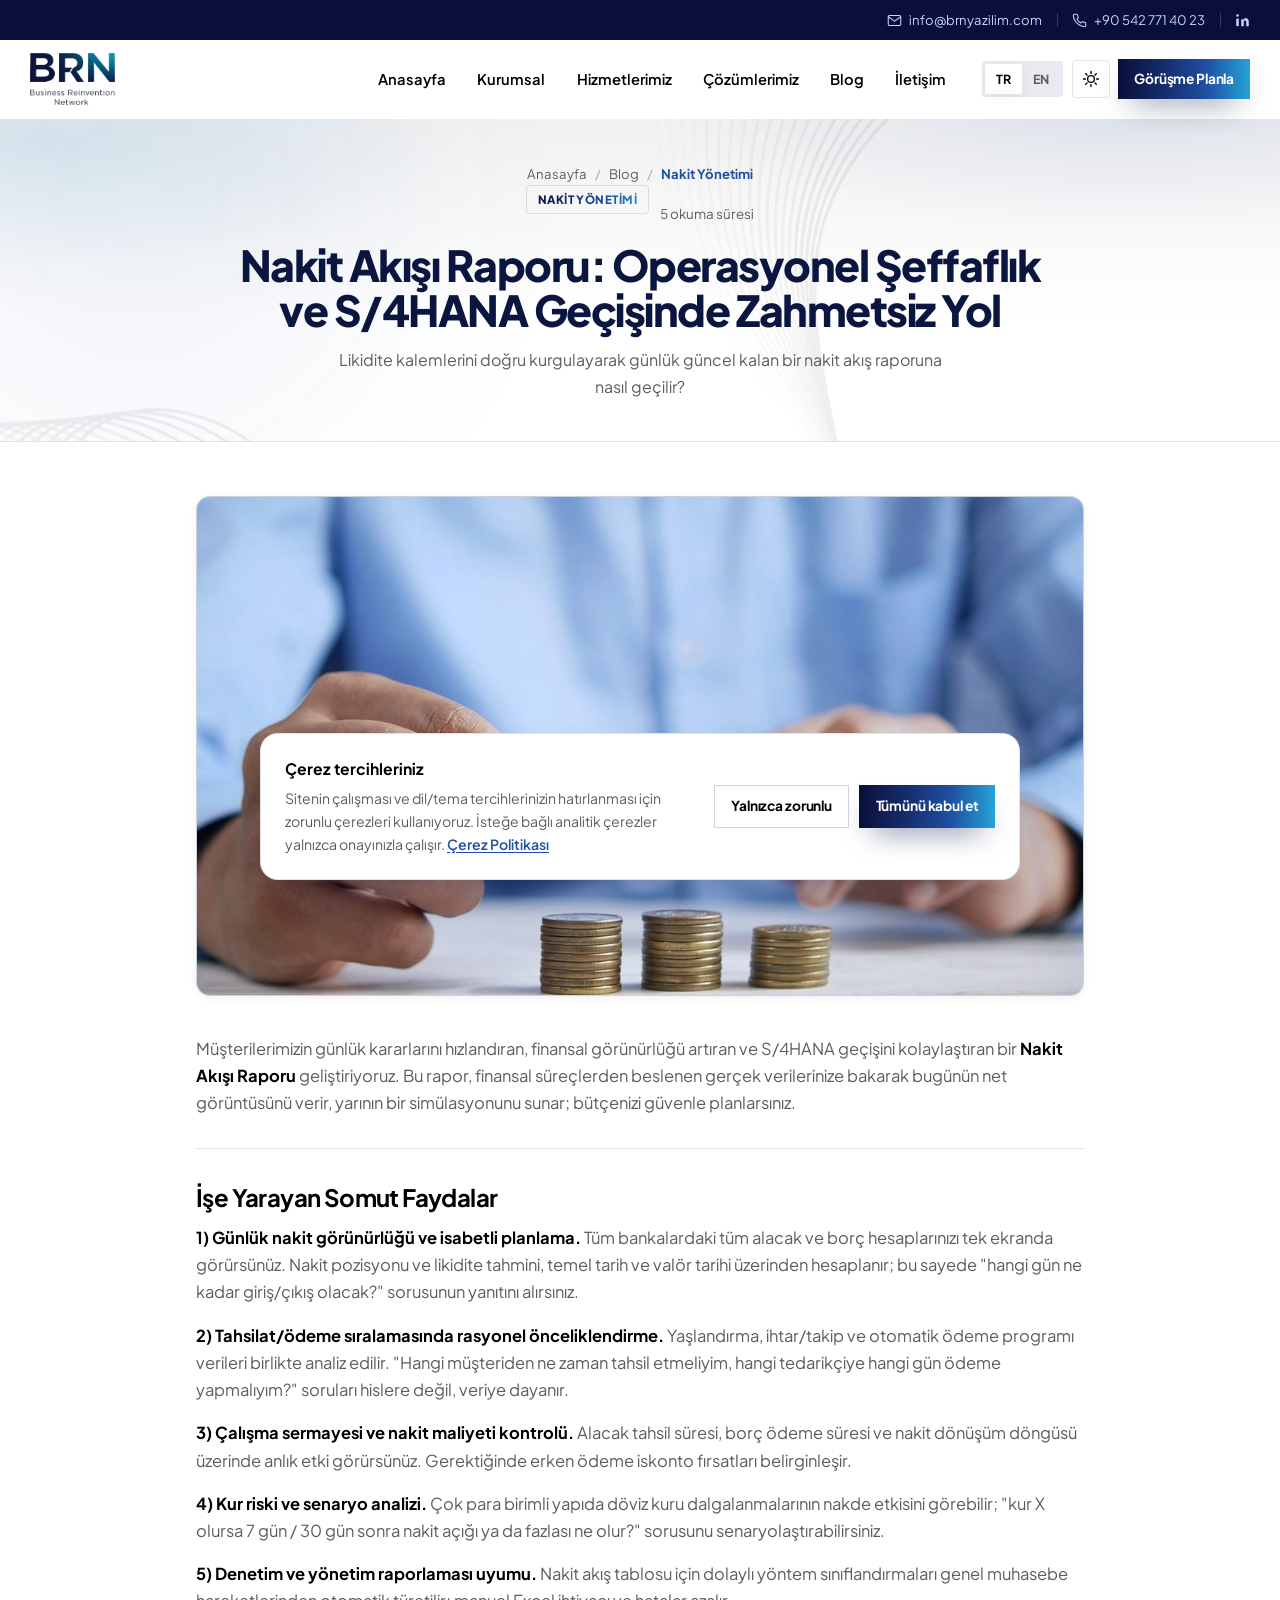
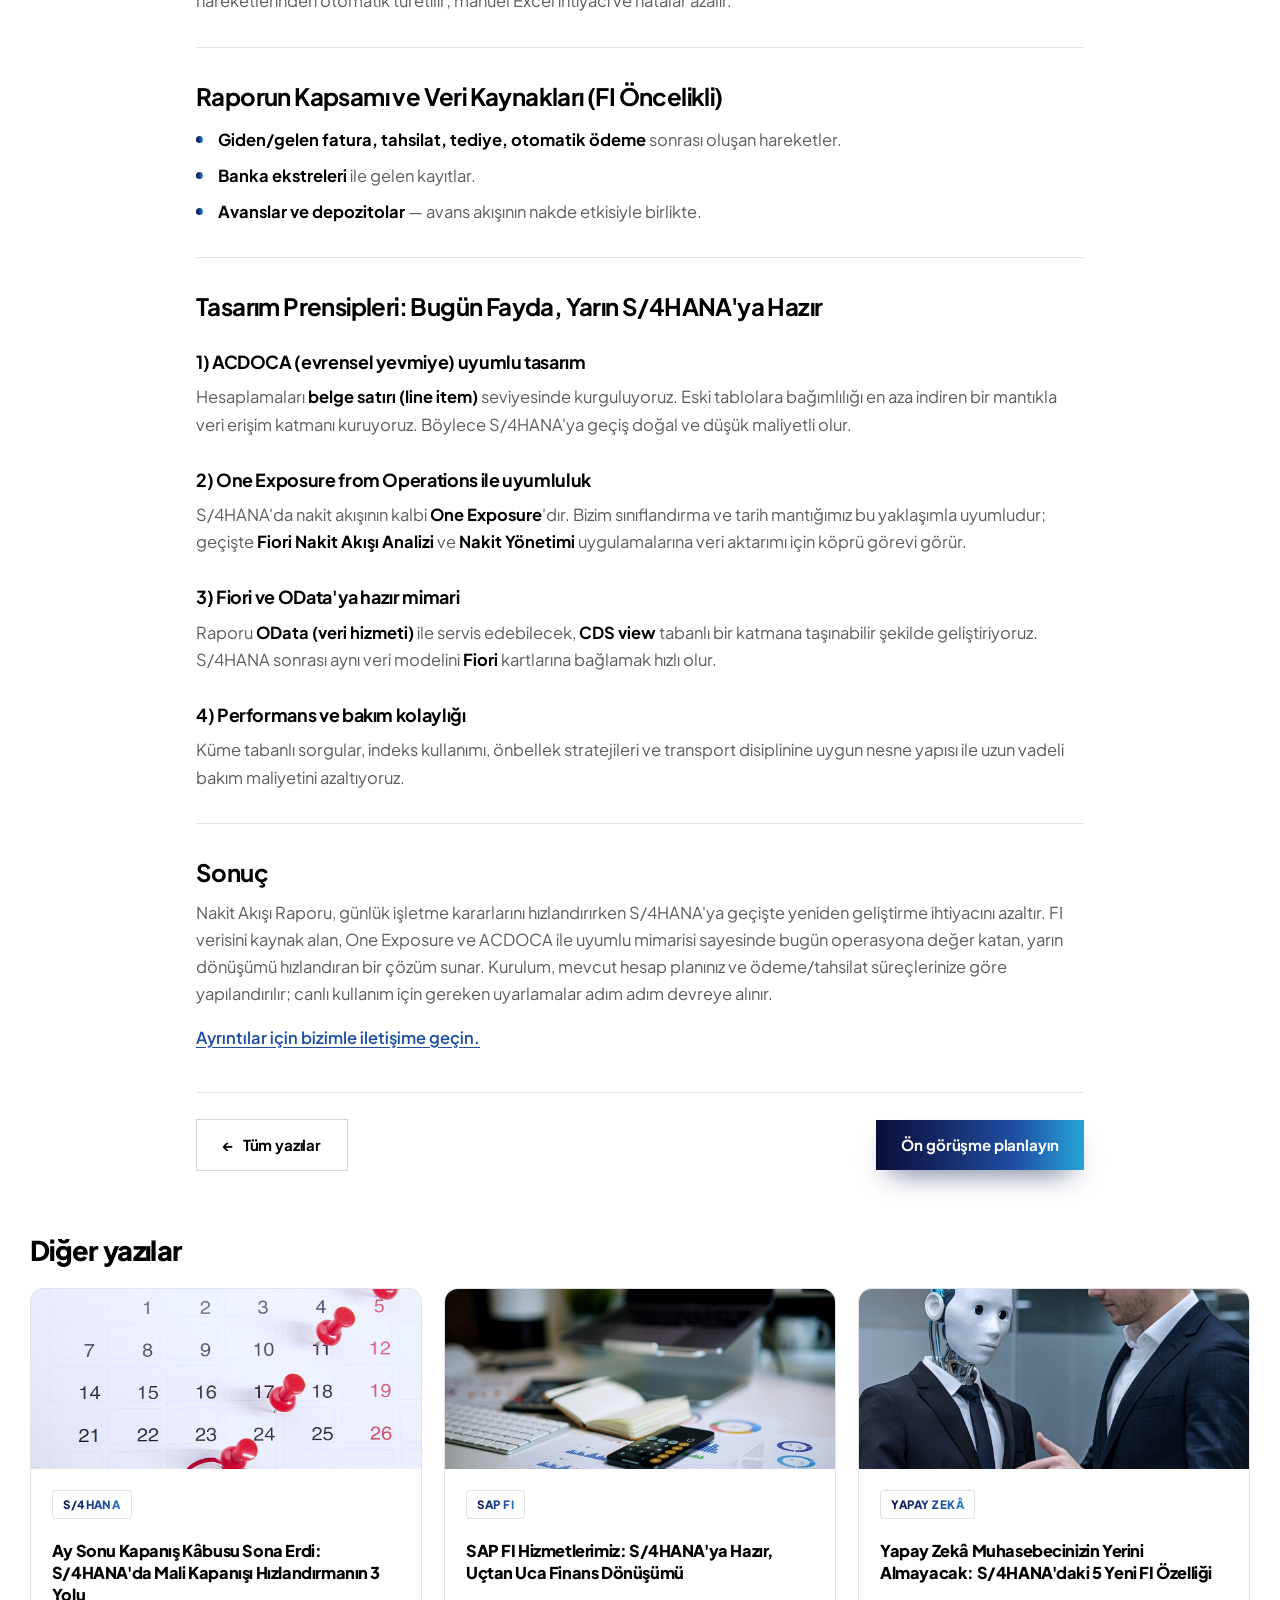
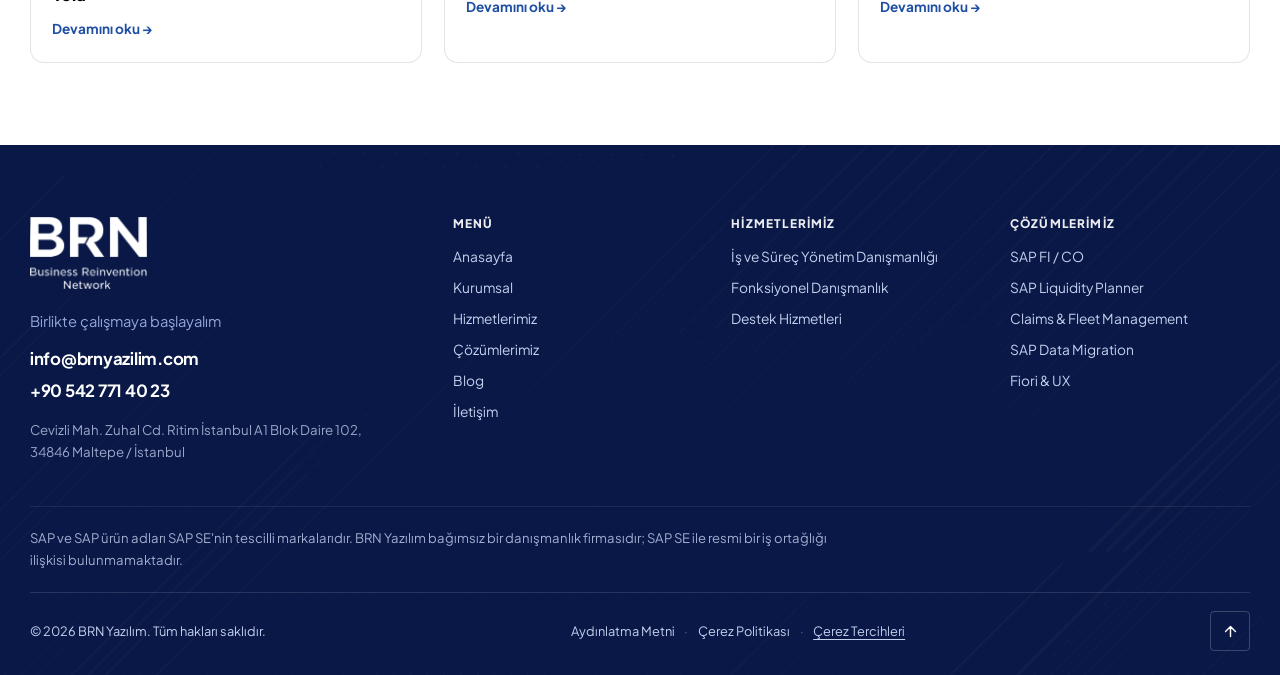
<file: blog-nakit-akisi.html>
<!DOCTYPE html>
<html lang="tr" data-theme="light">
<head>
<meta charset="UTF-8">
<script>document.documentElement.classList.add("js")</script>
<meta name="viewport" content="width=device-width, initial-scale=1">
<title>Nakit Akışı Raporu | BRN Yazılım</title>
<meta name="description" content="Günlük nakit görünürlüğü sağlayan, One Exposure ve ACDOCA ile uyumlu, S/4HANA geçişini kolaylaştıran nakit akışı raporu.">
<meta name="theme-color" content="#091847">
<link rel="canonical" href="https://www.brnyazilim.com/blog-nakit-akisi.html">
<meta property="og:type" content="article">
<meta property="og:site_name" content="BRN Yazılım">
<meta property="og:locale" content="tr_TR">
<meta property="og:url" content="https://www.brnyazilim.com/blog-nakit-akisi.html">
<meta property="og:title" content="Nakit Akışı Raporu | BRN Yazılım">
<meta property="og:description" content="Günlük nakit görünürlüğü sağlayan, One Exposure ve ACDOCA ile uyumlu, S/4HANA geçişini kolaylaştıran nakit akışı raporu.">
<meta property="og:image" content="https://www.brnyazilim.com/assets/og-image.jpg">
<meta property="og:image:width" content="1200">
<meta property="og:image:height" content="630">
<meta name="twitter:card" content="summary_large_image">
<link rel="icon" href="assets/favicon.svg" type="image/svg+xml">
<link rel="preconnect" href="https://fonts.googleapis.com">
<link rel="preconnect" href="https://fonts.gstatic.com" crossorigin>
<link href="https://fonts.googleapis.com/css2?family=Plus+Jakarta+Sans:wght@300;400;500;600;700;800&display=swap" rel="stylesheet">
<link rel="stylesheet" href="css/style.css?v=20260924e">
</head>
<body>

<a class="skip-link" href="#main" data-i18n="a11y.skip">İçeriğe geç</a>
<div data-layout="header"></div>

<main id="main">

<section class="page-hero page-hero-sm page-hero-center">
  <div class="hero-bg" aria-hidden="true"><div class="hero-grid"></div><div class="orb orb-3"></div></div>
  <div class="container">
    <nav class="crumbs" aria-label="Breadcrumb">
      <a href="index.html" data-i18n="nav.home">Anasayfa</a>
      <span aria-hidden="true">/</span>
      <a href="blog.html" data-i18n="nav.blog">Blog</a>
      <span aria-hidden="true">/</span>
      <span class="here" data-i18n="blog.tag2">Nakit Yönetimi</span>
    </nav>
    <div class="article-meta"><span class="tag" data-i18n="blog.tag2">Nakit Yönetimi</span><span class="legal-date">5 <span data-i18n="bl.readTime">okuma süresi</span></span></div>
    <h1>Nakit Akışı Raporu: Operasyonel Şeffaflık ve S/4HANA Geçişinde Zahmetsiz Yol</h1>
    <p class="lead">Likidite kalemlerini doğru kurgulayarak günlük güncel kalan bir nakit akış raporuna nasıl geçilir?</p>
  </div>
</section>

<section class="section section-tight">
  <div class="container">
    <article class="article prose reveal">
      <figure class="article-cover">
        <img src="assets/blog-2.jpg" width="1200" height="675" alt="Nakit akışı ve likidite planlaması">
      </figure>

      <p class="lang-note en-only" data-i18n="bl.langNote">Bu yazı Türkçe yayımlanmıştır.</p>

  <p>Müşterilerimizin günlük kararlarını hızlandıran, finansal görünürlüğü artıran ve S/4HANA geçişini kolaylaştıran bir <strong>Nakit Akışı Raporu</strong> geliştiriyoruz. Bu rapor, finansal süreçlerden beslenen gerçek verilerinize bakarak bugünün net görüntüsünü verir, yarının bir simülasyonunu sunar; bütçenizi güvenle planlarsınız.</p>
  <hr>
  <h3><strong>İşe Yarayan Somut Faydalar</strong></h3>
  <p><strong>1) Günlük nakit görünürlüğü ve isabetli planlama.</strong> Tüm bankalardaki tüm alacak ve borç hesaplarınızı tek ekranda görürsünüz. Nakit pozisyonu ve likidite tahmini, temel tarih ve valör tarihi üzerinden hesaplanır; bu sayede "hangi gün ne kadar giriş/çıkış olacak?" sorusunun yanıtını alırsınız.</p>
  <p><strong>2) Tahsilat/ödeme sıralamasında rasyonel önceliklendirme.</strong> Yaşlandırma, ihtar/takip ve otomatik ödeme programı verileri birlikte analiz edilir. "Hangi müşteriden ne zaman tahsil etmeliyim, hangi tedarikçiye hangi gün ödeme yapmalıyım?" soruları hislere değil, veriye dayanır.</p>
  <p><strong>3) Çalışma sermayesi ve nakit maliyeti kontrolü.</strong> Alacak tahsil süresi, borç ödeme süresi ve nakit dönüşüm döngüsü üzerinde anlık etki görürsünüz. Gerektiğinde erken ödeme iskonto fırsatları belirginleşir.</p>
  <p><strong>4) Kur riski ve senaryo analizi.</strong> Çok para birimli yapıda döviz kuru dalgalanmalarının nakde etkisini görebilir; "kur X olursa 7 gün / 30 gün sonra nakit açığı ya da fazlası ne olur?" sorusunu senaryolaştırabilirsiniz.</p>
  <p><strong>5) Denetim ve yönetim raporlaması uyumu.</strong> Nakit akış tablosu için dolaylı yöntem sınıflandırmaları genel muhasebe hareketlerinden otomatik türetilir; manuel Excel ihtiyacı ve hatalar azalır.</p>
  <hr>
  <h3><strong>Raporun Kapsamı ve Veri Kaynakları (FI Öncelikli)</strong></h3>
  <ul>
    <li><strong>Giden/gelen fatura, tahsilat, tediye, otomatik ödeme</strong> sonrası oluşan hareketler.</li>
    <li><strong>Banka ekstreleri</strong> ile gelen kayıtlar.</li>
    <li><strong>Avanslar ve depozitolar</strong> — avans akışının nakde etkisiyle birlikte.</li>
  </ul>
  <hr>
  <h3><strong>Tasarım Prensipleri: Bugün Fayda, Yarın S/4HANA'ya Hazır</strong></h3>
  <h4><strong>1) ACDOCA (evrensel yevmiye) uyumlu tasarım</strong></h4>
  <p>Hesaplamaları <strong>belge satırı (line item)</strong> seviyesinde kurguluyoruz. Eski tablolara bağımlılığı en aza indiren bir mantıkla veri erişim katmanı kuruyoruz. Böylece S/4HANA'ya geçiş doğal ve düşük maliyetli olur.</p>
  <h4><strong>2) One Exposure from Operations ile uyumluluk</strong></h4>
  <p>S/4HANA'da nakit akışının kalbi <strong>One Exposure</strong>'dır. Bizim sınıflandırma ve tarih mantığımız bu yaklaşımla uyumludur; geçişte <strong>Fiori Nakit Akışı Analizi</strong> ve <strong>Nakit Yönetimi</strong> uygulamalarına veri aktarımı için köprü görevi görür.</p>
  <h4><strong>3) Fiori ve OData'ya hazır mimari</strong></h4>
  <p>Raporu <strong>OData (veri hizmeti)</strong> ile servis edebilecek, <strong>CDS view</strong> tabanlı bir katmana taşınabilir şekilde geliştiriyoruz. S/4HANA sonrası aynı veri modelini <strong>Fiori</strong> kartlarına bağlamak hızlı olur.</p>
  <h4><strong>4) Performans ve bakım kolaylığı</strong></h4>
  <p>Küme tabanlı sorgular, indeks kullanımı, önbellek stratejileri ve transport disiplinine uygun nesne yapısı ile uzun vadeli bakım maliyetini azaltıyoruz.</p>
  <hr>
  <h3><strong>Sonuç</strong></h3>
  <p>Nakit Akışı Raporu, günlük işletme kararlarını hızlandırırken S/4HANA'ya geçişte yeniden geliştirme ihtiyacını azaltır. FI verisini kaynak alan, One Exposure ve ACDOCA ile uyumlu mimarisi sayesinde bugün operasyona değer katan, yarın dönüşümü hızlandıran bir çözüm sunar. Kurulum, mevcut hesap planınız ve ödeme/tahsilat süreçlerinize göre yapılandırılır; canlı kullanım için gereken uyarlamalar adım adım devreye alınır.</p>
  <p><a href="iletisim.html">Ayrıntılar için bizimle iletişime geçin.</a></p>

      <nav class="article-nav">
        <a class="btn btn-outline" href="blog.html">← <span data-i18n="bl.back">Tüm yazılar</span></a>
        <a class="btn btn-primary" href="iletisim.html" data-i18n="cta.btn">Ön görüşme planlayın</a>
      </nav>
    </article>

    <div class="more-posts">
      <h2 data-i18n="bl.more">Diğer yazılar</h2>
      <div class="post-grid">
        <article class="post reveal">
          <a href="blog-mali-kapanis.html">
            <div class="post-img" style="background-image:url('assets/blog-1.jpg')"></div>
            <div class="post-body">
              <div class="post-meta"><span class="tag" data-i18n="blog.tag1">S/4HANA</span></div>
              <h3 data-i18n="blog.p1">Ay Sonu Kapanış Kâbusu Sona Erdi: S/4HANA'da Mali Kapanışı Hızlandırmanın 3 Yolu</h3>
              <span class="post-more" data-i18n="common.read">Devamını oku →</span>
            </div>
          </a>
        </article>
        <article class="post reveal" data-delay="90">
          <a href="blog-sap-fi.html">
            <div class="post-img" style="background-image:url('assets/blog-3.jpg')"></div>
            <div class="post-body">
              <div class="post-meta"><span class="tag" data-i18n="blog.tag3">SAP FI</span></div>
              <h3 data-i18n="blog.p3">SAP FI Hizmetlerimiz: S/4HANA'ya Hazır, Uçtan Uca Finans Dönüşümü</h3>
              <span class="post-more" data-i18n="common.read">Devamını oku →</span>
            </div>
          </a>
        </article>
        <article class="post reveal" data-delay="180">
          <a href="blog-yapay-zeka.html">
            <div class="post-img" style="background-image:url('assets/blog-4.jpg')"></div>
            <div class="post-body">
              <div class="post-meta"><span class="tag" data-i18n="blog.tag4">Yapay Zekâ</span></div>
              <h3 data-i18n="blog.p4">Yapay Zekâ Muhasebecinizin Yerini Almayacak: S/4HANA'daki 5 Yeni FI Özelliği</h3>
              <span class="post-more" data-i18n="common.read">Devamını oku →</span>
            </div>
          </a>
        </article>
      </div>
    </div>
  </div>
</section>

</main>

<div data-layout="footer"></div>

<script src="js/layout.js?v=20260924e"></script>
<script src="js/i18n.js?v=20260924e"></script>
<script src="js/main.js?v=20260924e"></script>
</body>
</html>
</file>
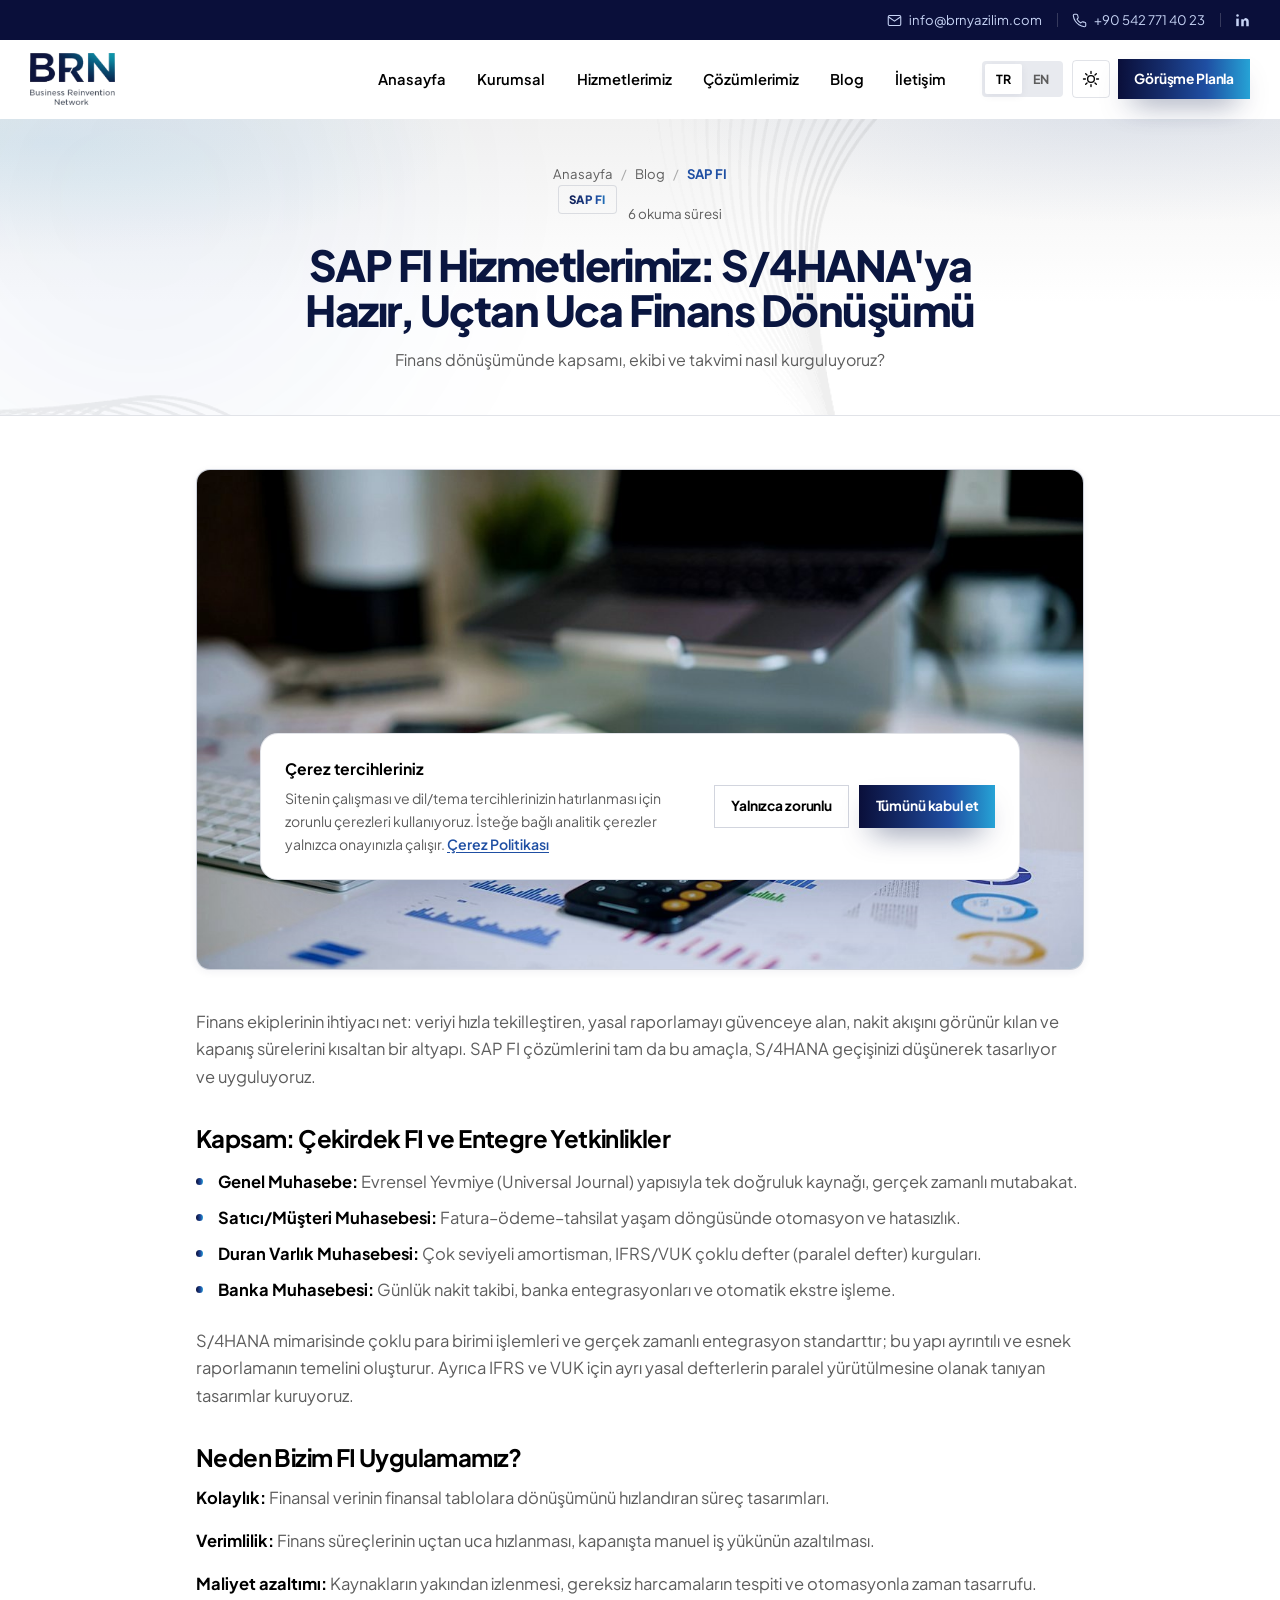
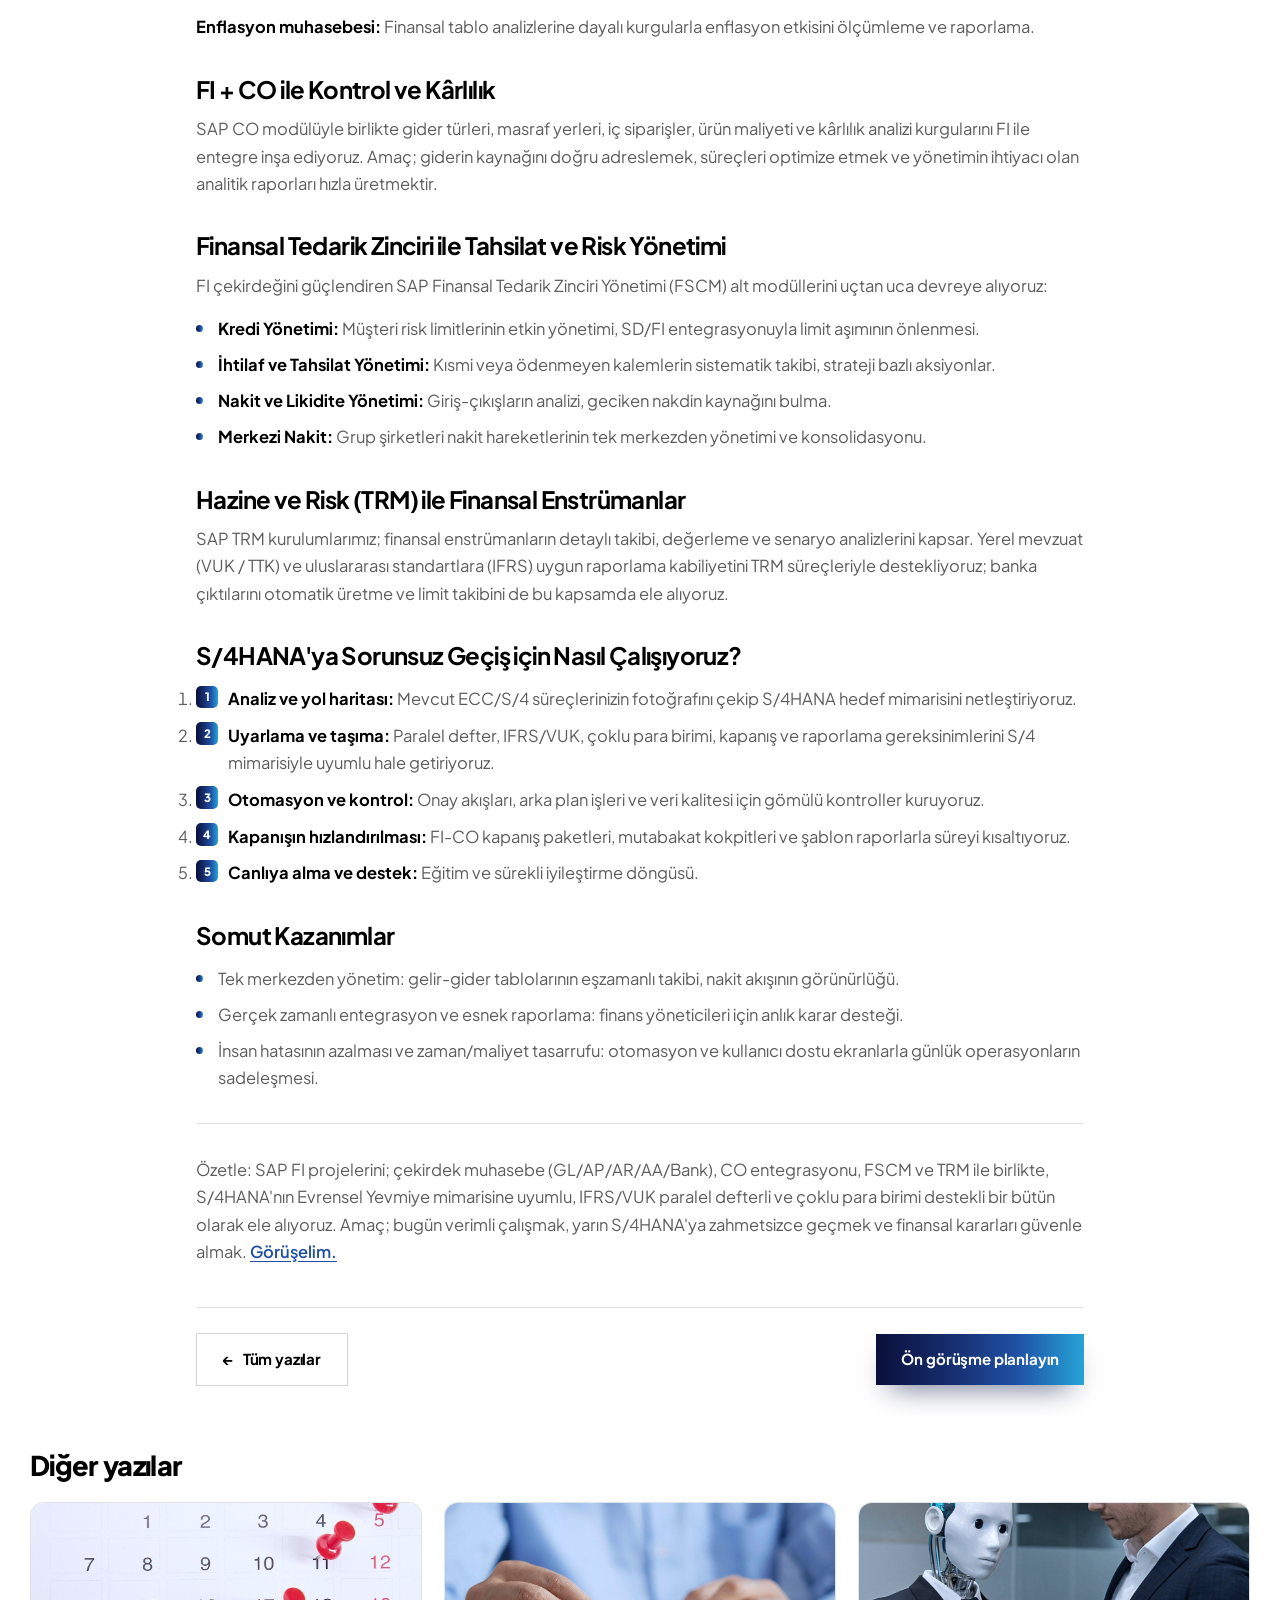
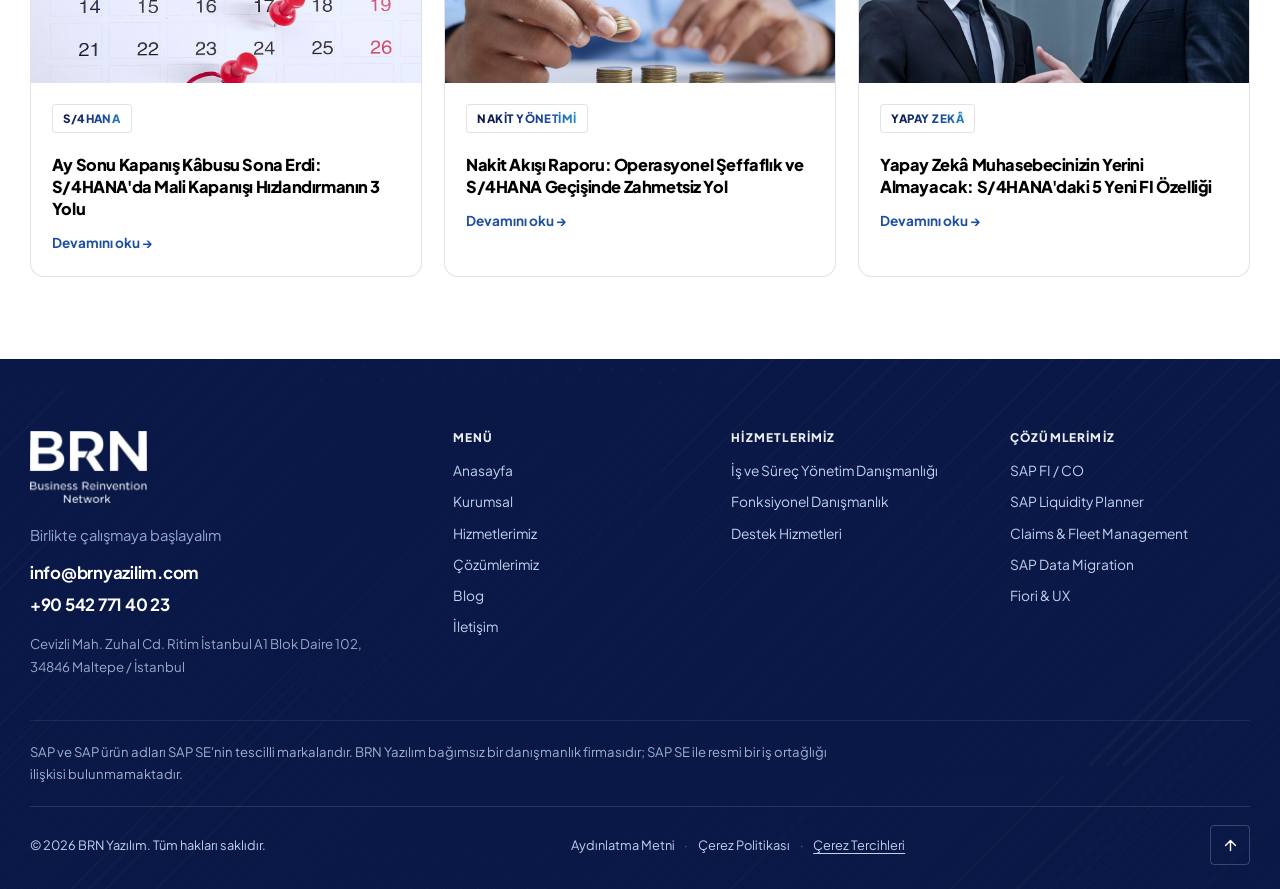
<file: blog-sap-fi.html>
<!DOCTYPE html>
<html lang="tr" data-theme="light">
<head>
<meta charset="UTF-8">
<script>document.documentElement.classList.add("js")</script>
<meta name="viewport" content="width=device-width, initial-scale=1">
<title>SAP FI Hizmetlerimiz | BRN Yazılım</title>
<meta name="description" content="Çekirdek muhasebe, CO entegrasyonu, FSCM ve TRM ile S/4HANA'ya hazır, uçtan uca finans dönüşümü.">
<meta name="theme-color" content="#091847">
<link rel="canonical" href="https://www.brnyazilim.com/blog-sap-fi.html">
<meta property="og:type" content="article">
<meta property="og:site_name" content="BRN Yazılım">
<meta property="og:locale" content="tr_TR">
<meta property="og:url" content="https://www.brnyazilim.com/blog-sap-fi.html">
<meta property="og:title" content="SAP FI Hizmetlerimiz | BRN Yazılım">
<meta property="og:description" content="Çekirdek muhasebe, CO entegrasyonu, FSCM ve TRM ile S/4HANA'ya hazır, uçtan uca finans dönüşümü.">
<meta property="og:image" content="https://www.brnyazilim.com/assets/og-image.jpg">
<meta property="og:image:width" content="1200">
<meta property="og:image:height" content="630">
<meta name="twitter:card" content="summary_large_image">
<link rel="icon" href="assets/favicon.svg" type="image/svg+xml">
<link rel="preconnect" href="https://fonts.googleapis.com">
<link rel="preconnect" href="https://fonts.gstatic.com" crossorigin>
<link href="https://fonts.googleapis.com/css2?family=Plus+Jakarta+Sans:wght@300;400;500;600;700;800&display=swap" rel="stylesheet">
<link rel="stylesheet" href="css/style.css?v=20260924e">
</head>
<body>

<a class="skip-link" href="#main" data-i18n="a11y.skip">İçeriğe geç</a>
<div data-layout="header"></div>

<main id="main">

<section class="page-hero page-hero-sm page-hero-center">
  <div class="hero-bg" aria-hidden="true"><div class="hero-grid"></div><div class="orb orb-3"></div></div>
  <div class="container">
    <nav class="crumbs" aria-label="Breadcrumb">
      <a href="index.html" data-i18n="nav.home">Anasayfa</a>
      <span aria-hidden="true">/</span>
      <a href="blog.html" data-i18n="nav.blog">Blog</a>
      <span aria-hidden="true">/</span>
      <span class="here" data-i18n="blog.tag3">SAP FI</span>
    </nav>
    <div class="article-meta"><span class="tag" data-i18n="blog.tag3">SAP FI</span><span class="legal-date">6 <span data-i18n="bl.readTime">okuma süresi</span></span></div>
    <h1>SAP FI Hizmetlerimiz: S/4HANA'ya Hazır, Uçtan Uca Finans Dönüşümü</h1>
    <p class="lead">Finans dönüşümünde kapsamı, ekibi ve takvimi nasıl kurguluyoruz?</p>
  </div>
</section>

<section class="section section-tight">
  <div class="container">
    <article class="article prose reveal">
      <figure class="article-cover">
        <img src="assets/blog-3.jpg" width="1200" height="675" alt="SAP FI finans dönüşümü">
      </figure>

      <p class="lang-note en-only" data-i18n="bl.langNote">Bu yazı Türkçe yayımlanmıştır.</p>

  <p>Finans ekiplerinin ihtiyacı net: veriyi hızla tekilleştiren, yasal raporlamayı güvenceye alan, nakit akışını görünür kılan ve kapanış sürelerini kısaltan bir altyapı. SAP FI çözümlerini tam da bu amaçla, S/4HANA geçişinizi düşünerek tasarlıyor ve uyguluyoruz.</p>

  <h3><strong>Kapsam: Çekirdek FI ve Entegre Yetkinlikler</strong></h3>
  <ul>
    <li><strong>Genel Muhasebe:</strong> Evrensel Yevmiye (Universal Journal) yapısıyla tek doğruluk kaynağı, gerçek zamanlı mutabakat.</li>
    <li><strong>Satıcı/Müşteri Muhasebesi:</strong> Fatura–ödeme–tahsilat yaşam döngüsünde otomasyon ve hatasızlık.</li>
    <li><strong>Duran Varlık Muhasebesi:</strong> Çok seviyeli amortisman, IFRS/VUK çoklu defter (paralel defter) kurguları.</li>
    <li><strong>Banka Muhasebesi:</strong> Günlük nakit takibi, banka entegrasyonları ve otomatik ekstre işleme.</li>
  </ul>
  <p>S/4HANA mimarisinde çoklu para birimi işlemleri ve gerçek zamanlı entegrasyon standarttır; bu yapı ayrıntılı ve esnek raporlamanın temelini oluşturur. Ayrıca IFRS ve VUK için ayrı yasal defterlerin paralel yürütülmesine olanak tanıyan tasarımlar kuruyoruz.</p>

  <h3><strong>Neden Bizim FI Uygulamamız?</strong></h3>
  <p><strong>Kolaylık:</strong> Finansal verinin finansal tablolara dönüşümünü hızlandıran süreç tasarımları.</p>
  <p><strong>Verimlilik:</strong> Finans süreçlerinin uçtan uca hızlanması, kapanışta manuel iş yükünün azaltılması.</p>
  <p><strong>Maliyet azaltımı:</strong> Kaynakların yakından izlenmesi, gereksiz harcamaların tespiti ve otomasyonla zaman tasarrufu.</p>
  <p><strong>Enflasyon muhasebesi:</strong> Finansal tablo analizlerine dayalı kurgularla enflasyon etkisini ölçümleme ve raporlama.</p>

  <h3><strong>FI + CO ile Kontrol ve Kârlılık</strong></h3>
  <p>SAP CO modülüyle birlikte gider türleri, masraf yerleri, iç siparişler, ürün maliyeti ve kârlılık analizi kurgularını FI ile entegre inşa ediyoruz. Amaç; giderin kaynağını doğru adreslemek, süreçleri optimize etmek ve yönetimin ihtiyacı olan analitik raporları hızla üretmektir.</p>

  <h3><strong>Finansal Tedarik Zinciri ile Tahsilat ve Risk Yönetimi</strong></h3>
  <p>FI çekirdeğini güçlendiren SAP Finansal Tedarik Zinciri Yönetimi (FSCM) alt modüllerini uçtan uca devreye alıyoruz:</p>
  <ul>
    <li><strong>Kredi Yönetimi:</strong> Müşteri risk limitlerinin etkin yönetimi, SD/FI entegrasyonuyla limit aşımının önlenmesi.</li>
    <li><strong>İhtilaf ve Tahsilat Yönetimi:</strong> Kısmi veya ödenmeyen kalemlerin sistematik takibi, strateji bazlı aksiyonlar.</li>
    <li><strong>Nakit ve Likidite Yönetimi:</strong> Giriş-çıkışların analizi, geciken nakdin kaynağını bulma.</li>
    <li><strong>Merkezi Nakit:</strong> Grup şirketleri nakit hareketlerinin tek merkezden yönetimi ve konsolidasyonu.</li>
  </ul>

  <h3><strong>Hazine ve Risk (TRM) ile Finansal Enstrümanlar</strong></h3>
  <p>SAP TRM kurulumlarımız; finansal enstrümanların detaylı takibi, değerleme ve senaryo analizlerini kapsar. Yerel mevzuat (VUK / TTK) ve uluslararası standartlara (IFRS) uygun raporlama kabiliyetini TRM süreçleriyle destekliyoruz; banka çıktılarını otomatik üretme ve limit takibini de bu kapsamda ele alıyoruz.</p>

  <h3><strong>S/4HANA'ya Sorunsuz Geçiş için Nasıl Çalışıyoruz?</strong></h3>
  <ol>
    <li><strong>Analiz ve yol haritası:</strong> Mevcut ECC/S/4 süreçlerinizin fotoğrafını çekip S/4HANA hedef mimarisini netleştiriyoruz.</li>
    <li><strong>Uyarlama ve taşıma:</strong> Paralel defter, IFRS/VUK, çoklu para birimi, kapanış ve raporlama gereksinimlerini S/4 mimarisiyle uyumlu hale getiriyoruz.</li>
    <li><strong>Otomasyon ve kontrol:</strong> Onay akışları, arka plan işleri ve veri kalitesi için gömülü kontroller kuruyoruz.</li>
    <li><strong>Kapanışın hızlandırılması:</strong> FI-CO kapanış paketleri, mutabakat kokpitleri ve şablon raporlarla süreyi kısaltıyoruz.</li>
    <li><strong>Canlıya alma ve destek:</strong> Eğitim ve sürekli iyileştirme döngüsü.</li>
  </ol>

  <h3><strong>Somut Kazanımlar</strong></h3>
  <ul>
    <li>Tek merkezden yönetim: gelir-gider tablolarının eşzamanlı takibi, nakit akışının görünürlüğü.</li>
    <li>Gerçek zamanlı entegrasyon ve esnek raporlama: finans yöneticileri için anlık karar desteği.</li>
    <li>İnsan hatasının azalması ve zaman/maliyet tasarrufu: otomasyon ve kullanıcı dostu ekranlarla günlük operasyonların sadeleşmesi.</li>
  </ul>
  <hr>
  <p>Özetle: SAP FI projelerini; çekirdek muhasebe (GL/AP/AR/AA/Bank), CO entegrasyonu, FSCM ve TRM ile birlikte, S/4HANA'nın Evrensel Yevmiye mimarisine uyumlu, IFRS/VUK paralel defterli ve çoklu para birimi destekli bir bütün olarak ele alıyoruz. Amaç; bugün verimli çalışmak, yarın S/4HANA'ya zahmetsizce geçmek ve finansal kararları güvenle almak. <a href="iletisim.html">Görüşelim.</a></p>

      <nav class="article-nav">
        <a class="btn btn-outline" href="blog.html">← <span data-i18n="bl.back">Tüm yazılar</span></a>
        <a class="btn btn-primary" href="iletisim.html" data-i18n="cta.btn">Ön görüşme planlayın</a>
      </nav>
    </article>

    <div class="more-posts">
      <h2 data-i18n="bl.more">Diğer yazılar</h2>
      <div class="post-grid">
        <article class="post reveal">
          <a href="blog-mali-kapanis.html">
            <div class="post-img" style="background-image:url('assets/blog-1.jpg')"></div>
            <div class="post-body">
              <div class="post-meta"><span class="tag" data-i18n="blog.tag1">S/4HANA</span></div>
              <h3 data-i18n="blog.p1">Ay Sonu Kapanış Kâbusu Sona Erdi: S/4HANA'da Mali Kapanışı Hızlandırmanın 3 Yolu</h3>
              <span class="post-more" data-i18n="common.read">Devamını oku →</span>
            </div>
          </a>
        </article>
        <article class="post reveal" data-delay="90">
          <a href="blog-nakit-akisi.html">
            <div class="post-img" style="background-image:url('assets/blog-2.jpg')"></div>
            <div class="post-body">
              <div class="post-meta"><span class="tag" data-i18n="blog.tag2">Nakit Yönetimi</span></div>
              <h3 data-i18n="blog.p2">Nakit Akışı Raporu: Operasyonel Şeffaflık ve S/4HANA Geçişinde Zahmetsiz Yol</h3>
              <span class="post-more" data-i18n="common.read">Devamını oku →</span>
            </div>
          </a>
        </article>
        <article class="post reveal" data-delay="180">
          <a href="blog-yapay-zeka.html">
            <div class="post-img" style="background-image:url('assets/blog-4.jpg')"></div>
            <div class="post-body">
              <div class="post-meta"><span class="tag" data-i18n="blog.tag4">Yapay Zekâ</span></div>
              <h3 data-i18n="blog.p4">Yapay Zekâ Muhasebecinizin Yerini Almayacak: S/4HANA'daki 5 Yeni FI Özelliği</h3>
              <span class="post-more" data-i18n="common.read">Devamını oku →</span>
            </div>
          </a>
        </article>
      </div>
    </div>
  </div>
</section>

</main>

<div data-layout="footer"></div>

<script src="js/layout.js?v=20260924e"></script>
<script src="js/i18n.js?v=20260924e"></script>
<script src="js/main.js?v=20260924e"></script>
</body>
</html>
</file>
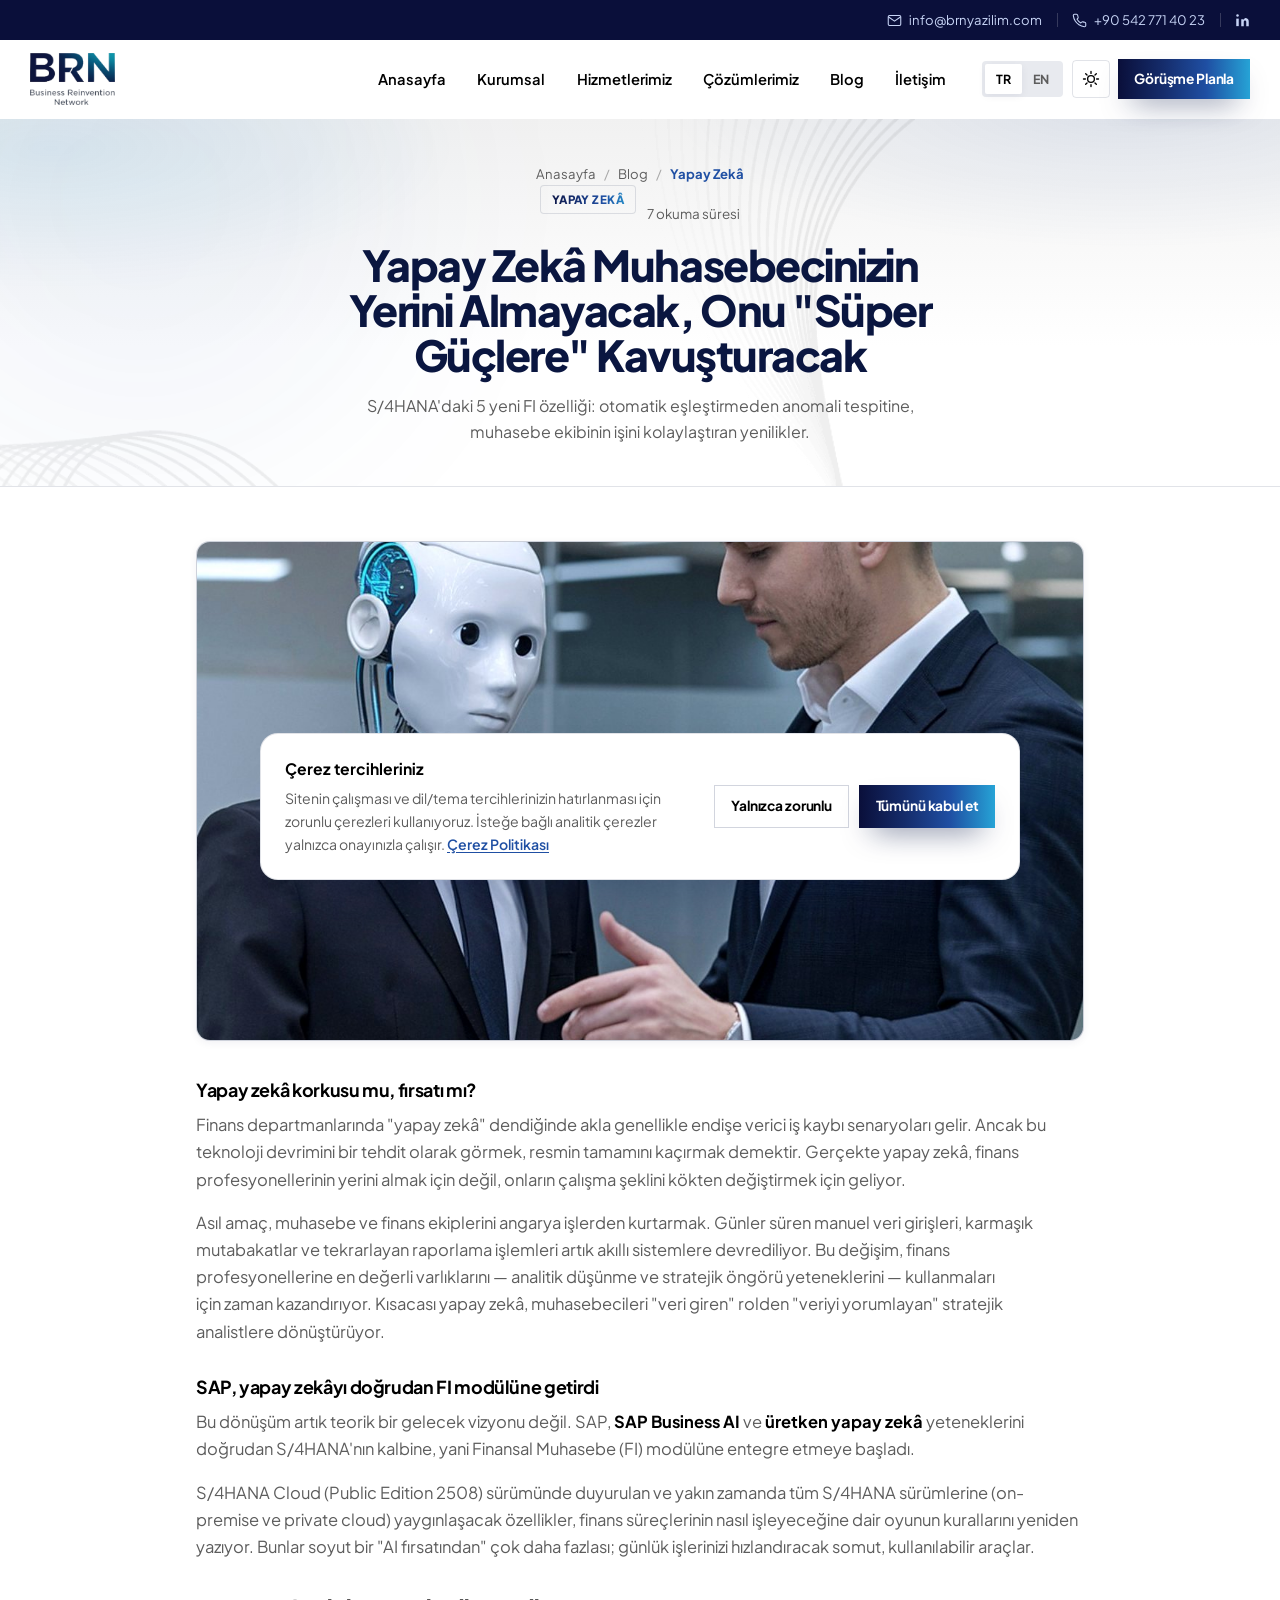
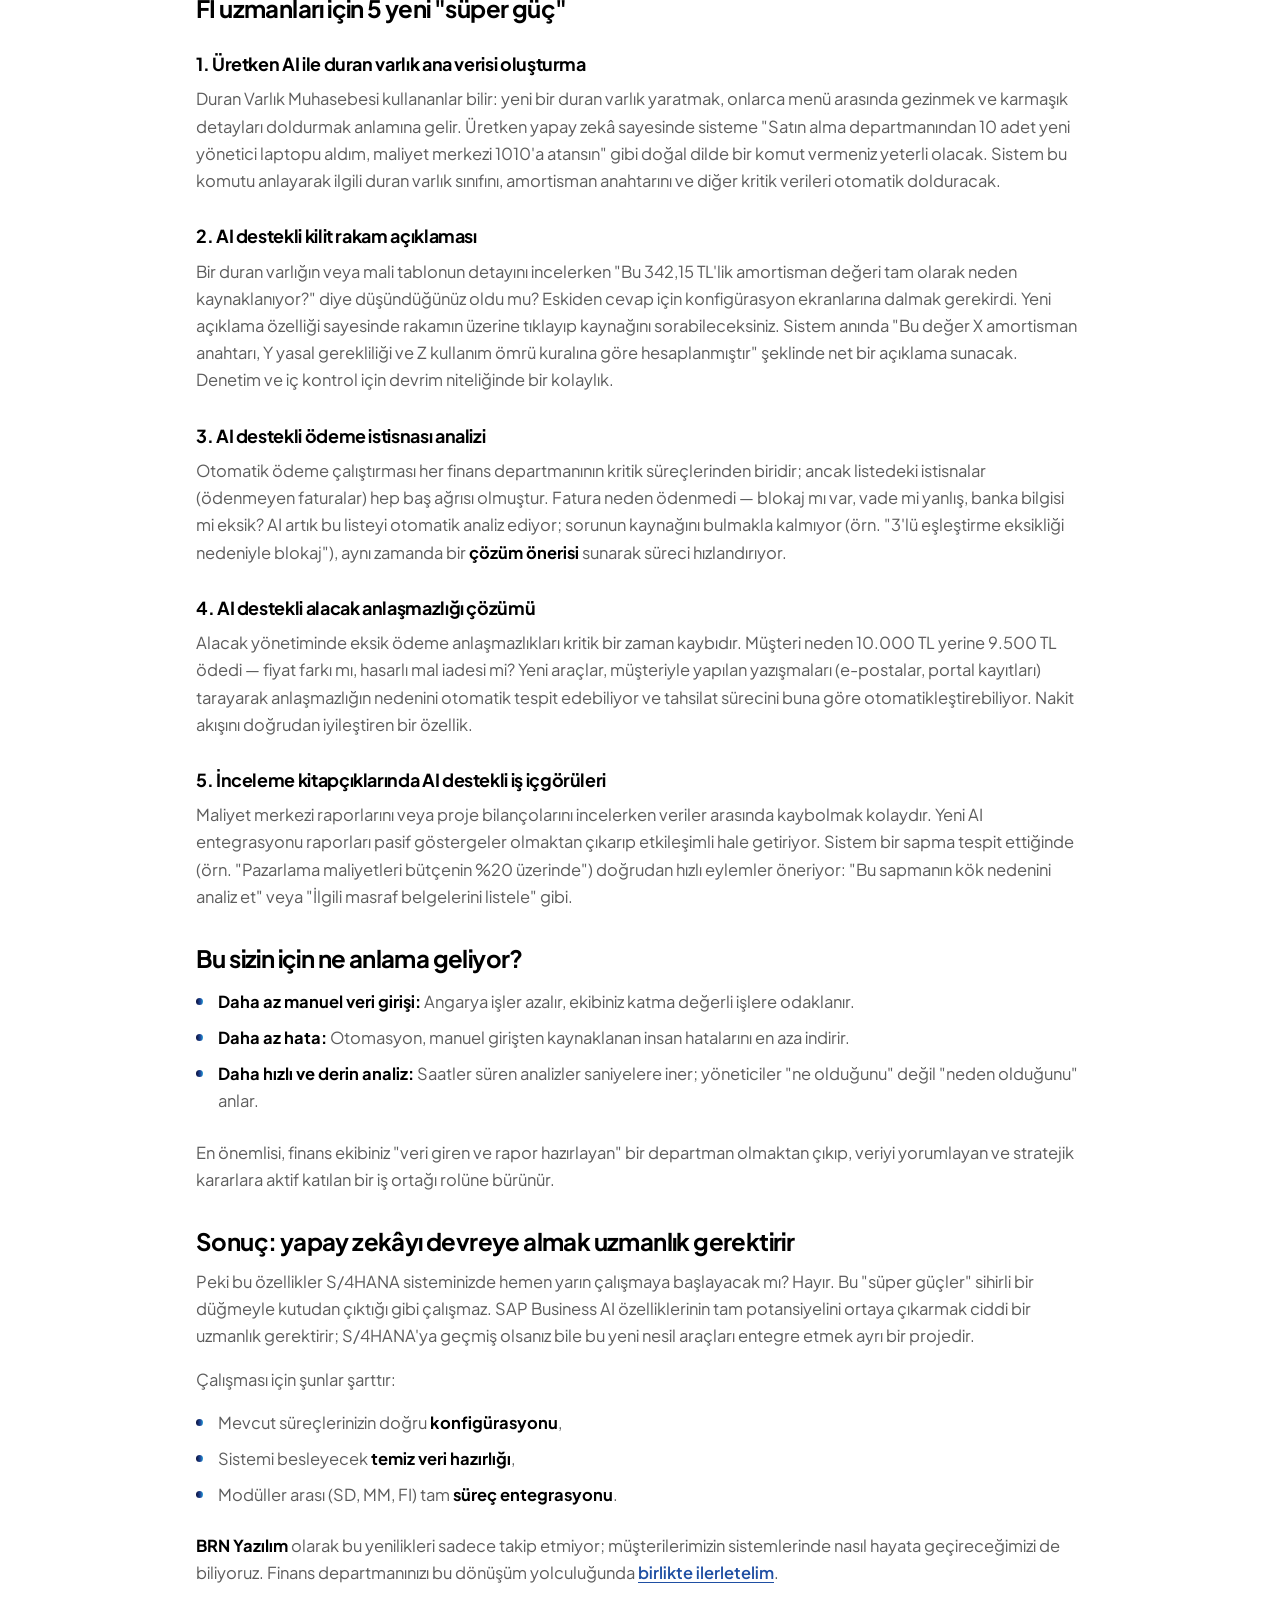
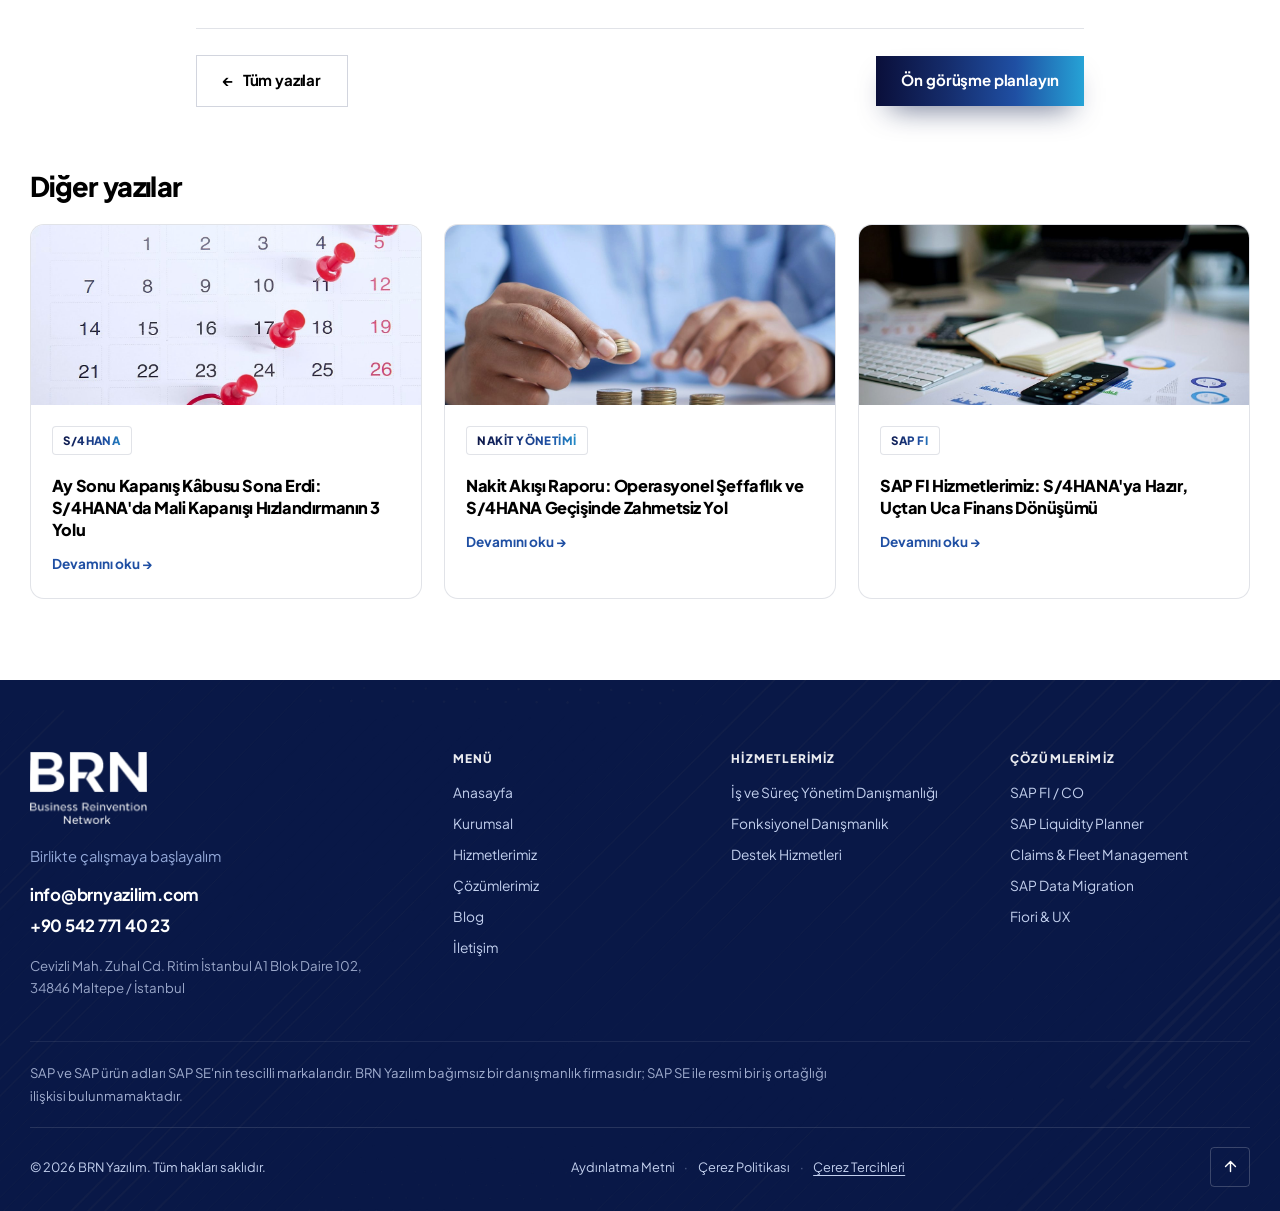
<file: blog-yapay-zeka.html>
<!DOCTYPE html>
<html lang="tr" data-theme="light">
<head>
<meta charset="UTF-8">
<script>document.documentElement.classList.add("js")</script>
<meta name="viewport" content="width=device-width, initial-scale=1">
<title>Yapay Zekâ ve S/4HANA'daki 5 Yeni FI Özelliği | BRN Yazılım</title>
<meta name="description" content="S/4HANA'da SAP Business AI ile gelen beş yeni FI özelliği: duran varlık oluşturma, rakam açıklama, ödeme istisnası analizi ve dahası.">
<meta name="theme-color" content="#091847">
<link rel="canonical" href="https://www.brnyazilim.com/blog-yapay-zeka.html">
<meta property="og:type" content="article">
<meta property="og:site_name" content="BRN Yazılım">
<meta property="og:locale" content="tr_TR">
<meta property="og:url" content="https://www.brnyazilim.com/blog-yapay-zeka.html">
<meta property="og:title" content="Yapay Zekâ ve S/4HANA'daki 5 Yeni FI Özelliği | BRN Yazılım">
<meta property="og:description" content="S/4HANA'da SAP Business AI ile gelen beş yeni FI özelliği: duran varlık oluşturma, rakam açıklama, ödeme istisnası analizi ve dahası.">
<meta property="og:image" content="https://www.brnyazilim.com/assets/og-image.jpg">
<meta property="og:image:width" content="1200">
<meta property="og:image:height" content="630">
<meta name="twitter:card" content="summary_large_image">
<link rel="icon" href="assets/favicon.svg" type="image/svg+xml">
<link rel="preconnect" href="https://fonts.googleapis.com">
<link rel="preconnect" href="https://fonts.gstatic.com" crossorigin>
<link href="https://fonts.googleapis.com/css2?family=Plus+Jakarta+Sans:wght@300;400;500;600;700;800&display=swap" rel="stylesheet">
<link rel="stylesheet" href="css/style.css?v=20260924e">
</head>
<body>

<a class="skip-link" href="#main" data-i18n="a11y.skip">İçeriğe geç</a>
<div data-layout="header"></div>

<main id="main">

<section class="page-hero page-hero-sm page-hero-center">
  <div class="hero-bg" aria-hidden="true"><div class="hero-grid"></div><div class="orb orb-3"></div></div>
  <div class="container">
    <nav class="crumbs" aria-label="Breadcrumb">
      <a href="index.html" data-i18n="nav.home">Anasayfa</a>
      <span aria-hidden="true">/</span>
      <a href="blog.html" data-i18n="nav.blog">Blog</a>
      <span aria-hidden="true">/</span>
      <span class="here" data-i18n="blog.tag4">Yapay Zekâ</span>
    </nav>
    <div class="article-meta"><span class="tag" data-i18n="blog.tag4">Yapay Zekâ</span><span class="legal-date">7 <span data-i18n="bl.readTime">okuma süresi</span></span></div>
    <h1>Yapay Zekâ Muhasebecinizin Yerini Almayacak, Onu "Süper Güçlere" Kavuşturacak</h1>
    <p class="lead">S/4HANA'daki 5 yeni FI özelliği: otomatik eşleştirmeden anomali tespitine, muhasebe ekibinin işini kolaylaştıran yenilikler.</p>
  </div>
</section>

<section class="section section-tight">
  <div class="container">
    <article class="article prose reveal">
      <figure class="article-cover">
        <img src="assets/blog-4.jpg" width="1200" height="675" alt="Yapay zekâ destekli finans süreçleri">
      </figure>

      <p class="lang-note en-only" data-i18n="bl.langNote">Bu yazı Türkçe yayımlanmıştır.</p>

  <h4><strong>Yapay zekâ korkusu mu, fırsatı mı?</strong></h4>
  <p>Finans departmanlarında "yapay zekâ" dendiğinde akla genellikle endişe verici iş kaybı senaryoları gelir. Ancak bu teknoloji devrimini bir tehdit olarak görmek, resmin tamamını kaçırmak demektir. Gerçekte yapay zekâ, finans profesyonellerinin yerini almak için değil, onların çalışma şeklini kökten değiştirmek için geliyor.</p>
  <p>Asıl amaç, muhasebe ve finans ekiplerini angarya işlerden kurtarmak. Günler süren manuel veri girişleri, karmaşık mutabakatlar ve tekrarlayan raporlama işlemleri artık akıllı sistemlere devrediliyor. Bu değişim, finans profesyonellerine en değerli varlıklarını — analitik düşünme ve stratejik öngörü yeteneklerini — kullanmaları için zaman kazandırıyor. Kısacası yapay zekâ, muhasebecileri "veri giren" rolden "veriyi yorumlayan" stratejik analistlere dönüştürüyor.</p>

  <h4><strong>SAP, yapay zekâyı doğrudan FI modülüne getirdi</strong></h4>
  <p>Bu dönüşüm artık teorik bir gelecek vizyonu değil. SAP, <strong>SAP Business AI</strong> ve <strong>üretken yapay zekâ</strong> yeteneklerini doğrudan S/4HANA'nın kalbine, yani Finansal Muhasebe (FI) modülüne entegre etmeye başladı.</p>
  <p>S/4HANA Cloud (Public Edition 2508) sürümünde duyurulan ve yakın zamanda tüm S/4HANA sürümlerine (on-premise ve private cloud) yaygınlaşacak özellikler, finans süreçlerinin nasıl işleyeceğine dair oyunun kurallarını yeniden yazıyor. Bunlar soyut bir "AI fırsatından" çok daha fazlası; günlük işlerinizi hızlandıracak somut, kullanılabilir araçlar.</p>

  <h3><strong>FI uzmanları için 5 yeni "süper güç"</strong></h3>

  <h4><strong>1. Üretken AI ile duran varlık ana verisi oluşturma</strong></h4>
  <p>Duran Varlık Muhasebesi kullananlar bilir: yeni bir duran varlık yaratmak, onlarca menü arasında gezinmek ve karmaşık detayları doldurmak anlamına gelir. Üretken yapay zekâ sayesinde sisteme "Satın alma departmanından 10 adet yeni yönetici laptopu aldım, maliyet merkezi 1010'a atansın" gibi doğal dilde bir komut vermeniz yeterli olacak. Sistem bu komutu anlayarak ilgili duran varlık sınıfını, amortisman anahtarını ve diğer kritik verileri otomatik dolduracak.</p>

  <h4><strong>2. AI destekli kilit rakam açıklaması</strong></h4>
  <p>Bir duran varlığın veya mali tablonun detayını incelerken "Bu 342,15 TL'lik amortisman değeri tam olarak neden kaynaklanıyor?" diye düşündüğünüz oldu mu? Eskiden cevap için konfigürasyon ekranlarına dalmak gerekirdi. Yeni açıklama özelliği sayesinde rakamın üzerine tıklayıp kaynağını sorabileceksiniz. Sistem anında "Bu değer X amortisman anahtarı, Y yasal gerekliliği ve Z kullanım ömrü kuralına göre hesaplanmıştır" şeklinde net bir açıklama sunacak. Denetim ve iç kontrol için devrim niteliğinde bir kolaylık.</p>

  <h4><strong>3. AI destekli ödeme istisnası analizi</strong></h4>
  <p>Otomatik ödeme çalıştırması her finans departmanının kritik süreçlerinden biridir; ancak listedeki istisnalar (ödenmeyen faturalar) hep baş ağrısı olmuştur. Fatura neden ödenmedi — blokaj mı var, vade mi yanlış, banka bilgisi mi eksik? AI artık bu listeyi otomatik analiz ediyor; sorunun kaynağını bulmakla kalmıyor (örn. "3'lü eşleştirme eksikliği nedeniyle blokaj"), aynı zamanda bir <strong>çözüm önerisi</strong> sunarak süreci hızlandırıyor.</p>

  <h4><strong>4. AI destekli alacak anlaşmazlığı çözümü</strong></h4>
  <p>Alacak yönetiminde eksik ödeme anlaşmazlıkları kritik bir zaman kaybıdır. Müşteri neden 10.000 TL yerine 9.500 TL ödedi — fiyat farkı mı, hasarlı mal iadesi mi? Yeni araçlar, müşteriyle yapılan yazışmaları (e-postalar, portal kayıtları) tarayarak anlaşmazlığın nedenini otomatik tespit edebiliyor ve tahsilat sürecini buna göre otomatikleştirebiliyor. Nakit akışını doğrudan iyileştiren bir özellik.</p>

  <h4><strong>5. İnceleme kitapçıklarında AI destekli iş içgörüleri</strong></h4>
  <p>Maliyet merkezi raporlarını veya proje bilançolarını incelerken veriler arasında kaybolmak kolaydır. Yeni AI entegrasyonu raporları pasif göstergeler olmaktan çıkarıp etkileşimli hale getiriyor. Sistem bir sapma tespit ettiğinde (örn. "Pazarlama maliyetleri bütçenin %20 üzerinde") doğrudan hızlı eylemler öneriyor: "Bu sapmanın kök nedenini analiz et" veya "İlgili masraf belgelerini listele" gibi.</p>

  <h3><strong>Bu sizin için ne anlama geliyor?</strong></h3>
  <ul>
    <li><strong>Daha az manuel veri girişi:</strong> Angarya işler azalır, ekibiniz katma değerli işlere odaklanır.</li>
    <li><strong>Daha az hata:</strong> Otomasyon, manuel girişten kaynaklanan insan hatalarını en aza indirir.</li>
    <li><strong>Daha hızlı ve derin analiz:</strong> Saatler süren analizler saniyelere iner; yöneticiler "ne olduğunu" değil "neden olduğunu" anlar.</li>
  </ul>
  <p>En önemlisi, finans ekibiniz "veri giren ve rapor hazırlayan" bir departman olmaktan çıkıp, veriyi yorumlayan ve stratejik kararlara aktif katılan bir iş ortağı rolüne bürünür.</p>

  <h3><strong>Sonuç: yapay zekâyı devreye almak uzmanlık gerektirir</strong></h3>
  <p>Peki bu özellikler S/4HANA sisteminizde hemen yarın çalışmaya başlayacak mı? Hayır. Bu "süper güçler" sihirli bir düğmeyle kutudan çıktığı gibi çalışmaz. SAP Business AI özelliklerinin tam potansiyelini ortaya çıkarmak ciddi bir uzmanlık gerektirir; S/4HANA'ya geçmiş olsanız bile bu yeni nesil araçları entegre etmek ayrı bir projedir.</p>
  <p>Çalışması için şunlar şarttır:</p>
  <ul>
    <li>Mevcut süreçlerinizin doğru <strong>konfigürasyonu</strong>,</li>
    <li>Sistemi besleyecek <strong>temiz veri hazırlığı</strong>,</li>
    <li>Modüller arası (SD, MM, FI) tam <strong>süreç entegrasyonu</strong>.</li>
  </ul>
  <p><strong>BRN Yazılım</strong> olarak bu yenilikleri sadece takip etmiyor; müşterilerimizin sistemlerinde nasıl hayata geçireceğimizi de biliyoruz. Finans departmanınızı bu dönüşüm yolculuğunda <a href="iletisim.html">birlikte ilerletelim</a>.</p>

      <nav class="article-nav">
        <a class="btn btn-outline" href="blog.html">← <span data-i18n="bl.back">Tüm yazılar</span></a>
        <a class="btn btn-primary" href="iletisim.html" data-i18n="cta.btn">Ön görüşme planlayın</a>
      </nav>
    </article>

    <div class="more-posts">
      <h2 data-i18n="bl.more">Diğer yazılar</h2>
      <div class="post-grid">
        <article class="post reveal">
          <a href="blog-mali-kapanis.html">
            <div class="post-img" style="background-image:url('assets/blog-1.jpg')"></div>
            <div class="post-body">
              <div class="post-meta"><span class="tag" data-i18n="blog.tag1">S/4HANA</span></div>
              <h3 data-i18n="blog.p1">Ay Sonu Kapanış Kâbusu Sona Erdi: S/4HANA'da Mali Kapanışı Hızlandırmanın 3 Yolu</h3>
              <span class="post-more" data-i18n="common.read">Devamını oku →</span>
            </div>
          </a>
        </article>
        <article class="post reveal" data-delay="90">
          <a href="blog-nakit-akisi.html">
            <div class="post-img" style="background-image:url('assets/blog-2.jpg')"></div>
            <div class="post-body">
              <div class="post-meta"><span class="tag" data-i18n="blog.tag2">Nakit Yönetimi</span></div>
              <h3 data-i18n="blog.p2">Nakit Akışı Raporu: Operasyonel Şeffaflık ve S/4HANA Geçişinde Zahmetsiz Yol</h3>
              <span class="post-more" data-i18n="common.read">Devamını oku →</span>
            </div>
          </a>
        </article>
        <article class="post reveal" data-delay="180">
          <a href="blog-sap-fi.html">
            <div class="post-img" style="background-image:url('assets/blog-3.jpg')"></div>
            <div class="post-body">
              <div class="post-meta"><span class="tag" data-i18n="blog.tag3">SAP FI</span></div>
              <h3 data-i18n="blog.p3">SAP FI Hizmetlerimiz: S/4HANA'ya Hazır, Uçtan Uca Finans Dönüşümü</h3>
              <span class="post-more" data-i18n="common.read">Devamını oku →</span>
            </div>
          </a>
        </article>
      </div>
    </div>
  </div>
</section>

</main>

<div data-layout="footer"></div>

<script src="js/layout.js?v=20260924e"></script>
<script src="js/i18n.js?v=20260924e"></script>
<script src="js/main.js?v=20260924e"></script>
</body>
</html>
</file>
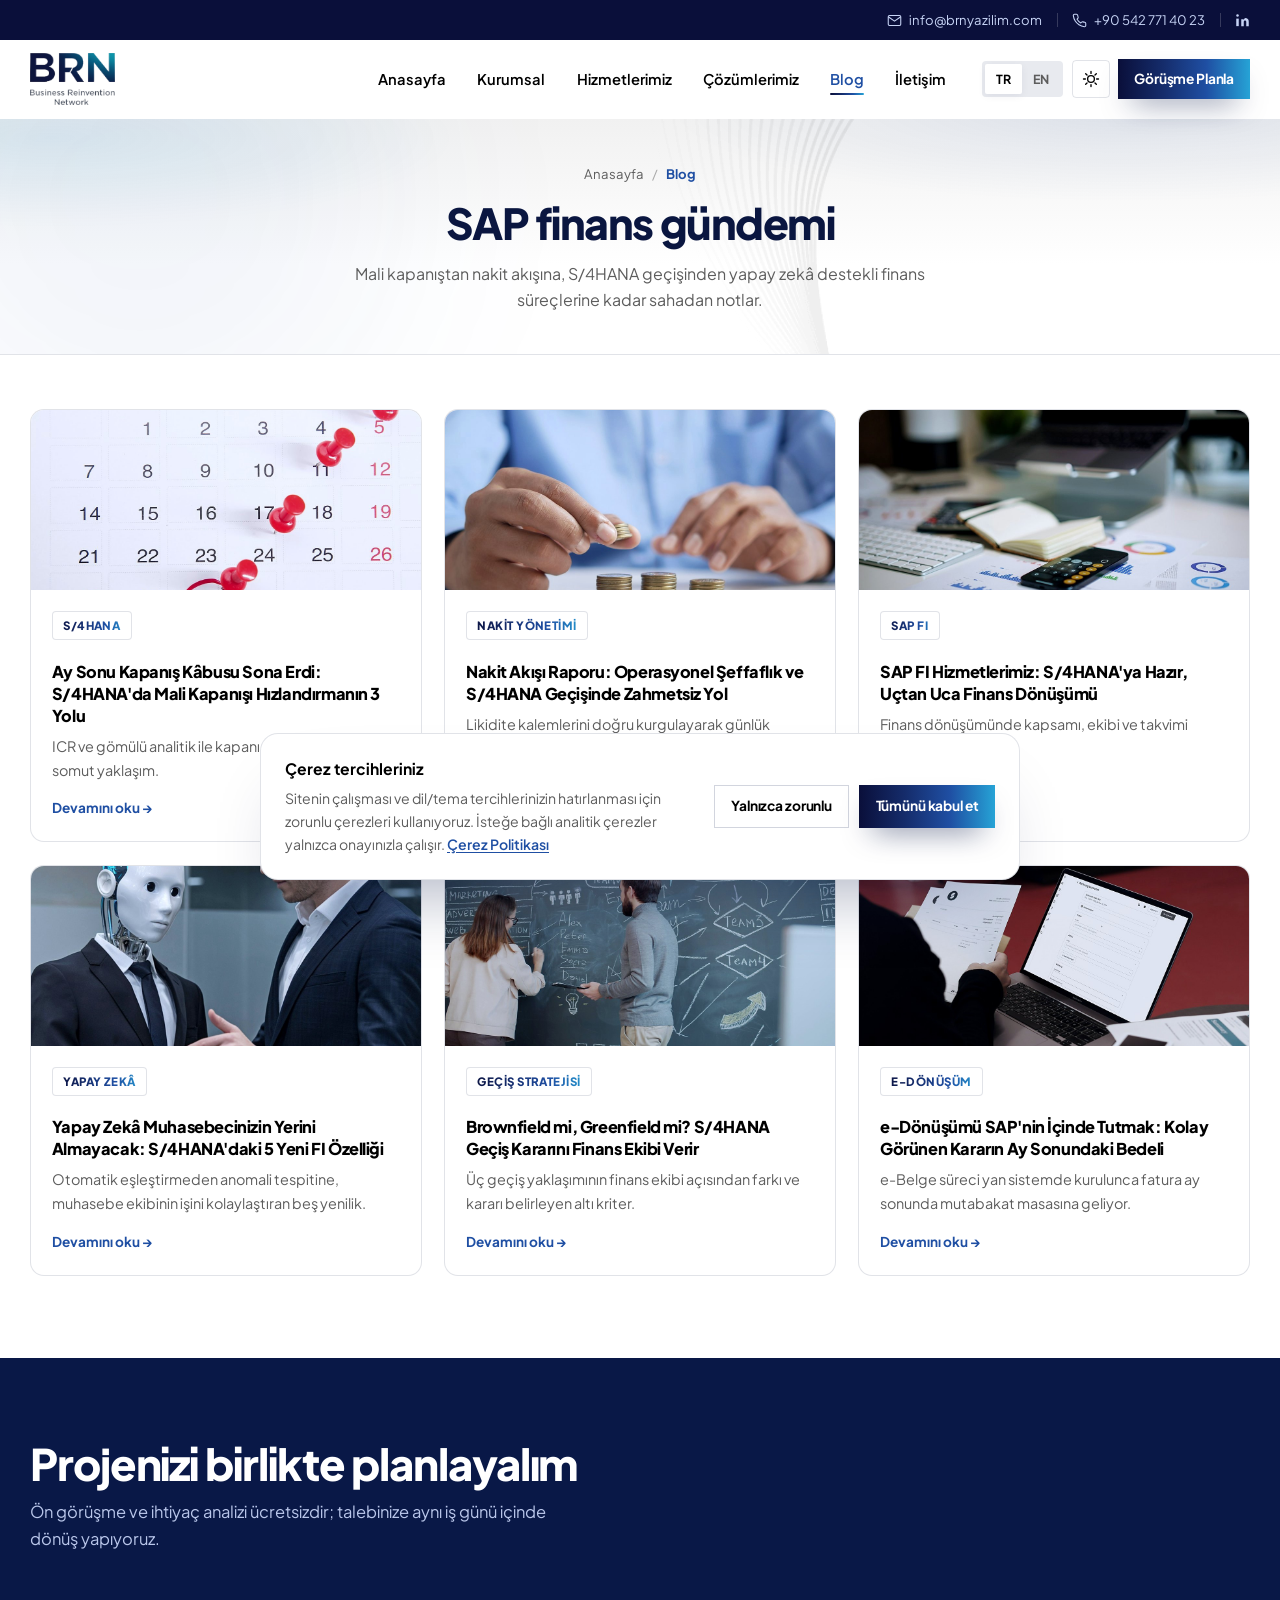
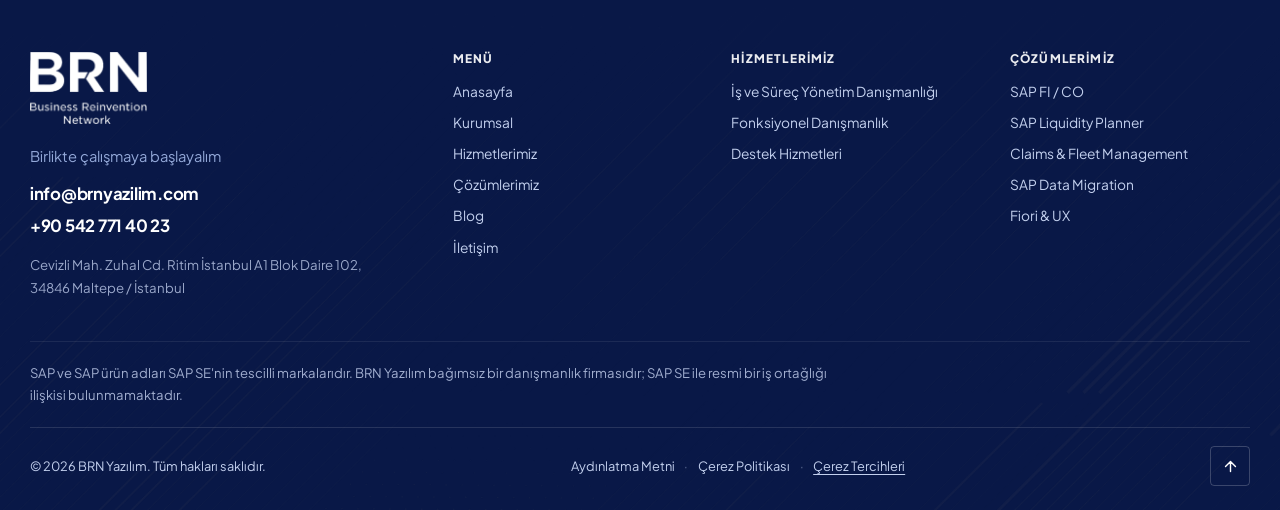
<file: blog.html>
<!DOCTYPE html>
<html lang="tr" data-theme="light">
<head>
<meta charset="UTF-8">
<script>document.documentElement.classList.add("js")</script>
<meta name="viewport" content="width=device-width, initial-scale=1">
<title data-i18n="bl.metaTitle">Blog | BRN Yazılım</title>
<meta name="description" data-i18n-attr="content" data-i18n="bl.metaDesc" content="SAP finans gündemi: S/4HANA mali kapanış, nakit akışı raporlaması, SAP FI dönüşümü ve yapay zekâ destekli finans süreçleri.">
<meta name="theme-color" content="#091847">
<link rel="canonical" href="https://www.brnyazilim.com/blog.html">
<meta property="og:type" content="website">
<meta property="og:site_name" content="BRN Yazılım">
<meta property="og:locale" content="tr_TR">
<meta property="og:url" content="https://www.brnyazilim.com/blog.html">
<meta property="og:title" content="Blog | BRN Yazılım">
<meta property="og:description" content="SAP finans gündemi: S/4HANA mali kapanış, nakit akışı raporlaması, SAP FI dönüşümü ve yapay zekâ destekli finans süreçleri.">
<meta property="og:image" content="https://www.brnyazilim.com/assets/og-image.jpg">
<meta property="og:image:width" content="1200">
<meta property="og:image:height" content="630">
<meta name="twitter:card" content="summary_large_image">
<link rel="icon" href="assets/favicon.svg" type="image/svg+xml">
<link rel="preconnect" href="https://fonts.googleapis.com">
<link rel="preconnect" href="https://fonts.gstatic.com" crossorigin>
<link href="https://fonts.googleapis.com/css2?family=Plus+Jakarta+Sans:wght@300;400;500;600;700;800&display=swap" rel="stylesheet">
<link rel="stylesheet" href="css/style.css?v=20260924e">
</head>
<body>

<a class="skip-link" href="#main" data-i18n="a11y.skip">İçeriğe geç</a>
<div data-layout="header"></div>

<main id="main">

<section class="page-hero page-hero-center">
  <div class="hero-bg" aria-hidden="true">
    <div class="hero-grid"></div>
    <div class="orb orb-3"></div>
  </div>
  <div class="container">
    <nav class="crumbs" aria-label="Breadcrumb">
      <a href="index.html" data-i18n="nav.home">Anasayfa</a>
      <span aria-hidden="true">/</span>
      <span class="here" data-i18n="nav.blog">Blog</span>
    </nav>
    <h1 data-i18n="blog.title">SAP finans gündemi</h1>
    <p class="lead" data-i18n="bl.lead">Mali kapanıştan nakit akışına, S/4HANA geçişinden yapay zekâ destekli finans süreçlerine kadar sahadan notlar.</p>
  </div>
</section>

<section class="section section-tight">
  <div class="container">
    <div class="post-grid">

      <article class="post reveal">
        <a href="blog-mali-kapanis.html">
          <div class="post-img" style="background-image:url('assets/blog-1.jpg')"></div>
          <div class="post-body">
            <div class="post-meta"><span class="tag" data-i18n="blog.tag1">S/4HANA</span></div>
            <h3 data-i18n="blog.p1">Ay Sonu Kapanış Kâbusu Sona Erdi: S/4HANA'da Mali Kapanışı Hızlandırmanın 3 Yolu</h3>
            <p data-i18n="blog.p1d">ICR ve gömülü analitik ile kapanış takvimini kısaltan üç somut yaklaşım.</p>
            <span class="post-more" data-i18n="common.read">Devamını oku →</span>
          </div>
        </a>
      </article>

      <article class="post reveal" data-delay="90">
        <a href="blog-nakit-akisi.html">
          <div class="post-img" style="background-image:url('assets/blog-2.jpg')"></div>
          <div class="post-body">
            <div class="post-meta"><span class="tag" data-i18n="blog.tag2">Nakit Yönetimi</span></div>
            <h3 data-i18n="blog.p2">Nakit Akışı Raporu: Operasyonel Şeffaflık ve S/4HANA Geçişinde Zahmetsiz Yol</h3>
            <p data-i18n="bl.p2d">Likidite kalemlerini doğru kurgulayarak günlük güncel kalan bir nakit akış raporuna nasıl geçilir?</p>
            <span class="post-more" data-i18n="common.read">Devamını oku →</span>
          </div>
        </a>
      </article>

      <article class="post reveal" data-delay="180">
        <a href="blog-sap-fi.html">
          <div class="post-img" style="background-image:url('assets/blog-3.jpg')"></div>
          <div class="post-body">
            <div class="post-meta"><span class="tag" data-i18n="blog.tag3">SAP FI</span></div>
            <h3 data-i18n="blog.p3">SAP FI Hizmetlerimiz: S/4HANA'ya Hazır, Uçtan Uca Finans Dönüşümü</h3>
            <p data-i18n="bl.p3d">Finans dönüşümünde kapsamı, ekibi ve takvimi nasıl kurguluyoruz?</p>
            <span class="post-more" data-i18n="common.read">Devamını oku →</span>
          </div>
        </a>
      </article>

      <article class="post reveal" data-delay="270">
        <a href="blog-yapay-zeka.html">
          <div class="post-img" style="background-image:url('assets/blog-4.jpg')"></div>
          <div class="post-body">
            <div class="post-meta"><span class="tag" data-i18n="blog.tag4">Yapay Zekâ</span></div>
            <h3 data-i18n="blog.p4">Yapay Zekâ Muhasebecinizin Yerini Almayacak: S/4HANA'daki 5 Yeni FI Özelliği</h3>
            <p data-i18n="bl.p4d">Otomatik eşleştirmeden anomali tespitine, muhasebe ekibinin işini kolaylaştıran beş yenilik.</p>
            <span class="post-more" data-i18n="common.read">Devamını oku →</span>
          </div>
        </a>
      </article>
      <article class="post reveal" data-delay="360">
        <a href="blog-gecis-stratejisi.html">
          <div class="post-img" style="background-image:url('assets/blog-5.jpg')"></div>
          <div class="post-body">
            <div class="post-meta"><span class="tag" data-i18n="blog.tag5">Geçiş Stratejisi</span></div>
            <h3 data-i18n="blog.p5">Brownfield mi, Greenfield mi? S/4HANA Geçiş Kararını Finans Ekibi Verir</h3>
            <p data-i18n="blog.p5d">Üç geçiş yaklaşımının finans ekibi açısından farkı ve kararı belirleyen altı kriter.</p>
            <span class="post-more" data-i18n="common.read">Devamını oku →</span>
          </div>
        </a>
      </article>
      <article class="post reveal" data-delay="450">
        <a href="blog-e-donusum.html">
          <div class="post-img" style="background-image:url('assets/blog-6.jpg')"></div>
          <div class="post-body">
            <div class="post-meta"><span class="tag" data-i18n="blog.tag6">e-Dönüşüm</span></div>
            <h3 data-i18n="blog.p6">e-Dönüşümü SAP'nin İçinde Tutmak: Kolay Görünen Kararın Ay Sonundaki Bedeli</h3>
            <p data-i18n="blog.p6d">e-Belge süreci yan sistemde kurulunca fatura ay sonunda mutabakat masasına geliyor.</p>
            <span class="post-more" data-i18n="common.read">Devamını oku →</span>
          </div>
        </a>
      </article>

    </div>

      </div>
</section>

<!-- CTA -->
<section class="cta-band">
  <div class="container cta-inner reveal">
    <div>
      <h2 data-i18n="cta.title">Projenizi birlikte planlayalım</h2>
      <p data-i18n="cta.sub">Ön görüşme ve ihtiyaç analizi ücretsizdir; talebinize aynı iş günü içinde dönüş yapıyoruz.</p>
    </div>
  </div>
</section>

</main>

<div data-layout="footer"></div>

<script src="js/layout.js?v=20260924e"></script>
<script src="js/i18n.js?v=20260924e"></script>
<script src="js/main.js?v=20260924e"></script>
</body>
</html>
</file>
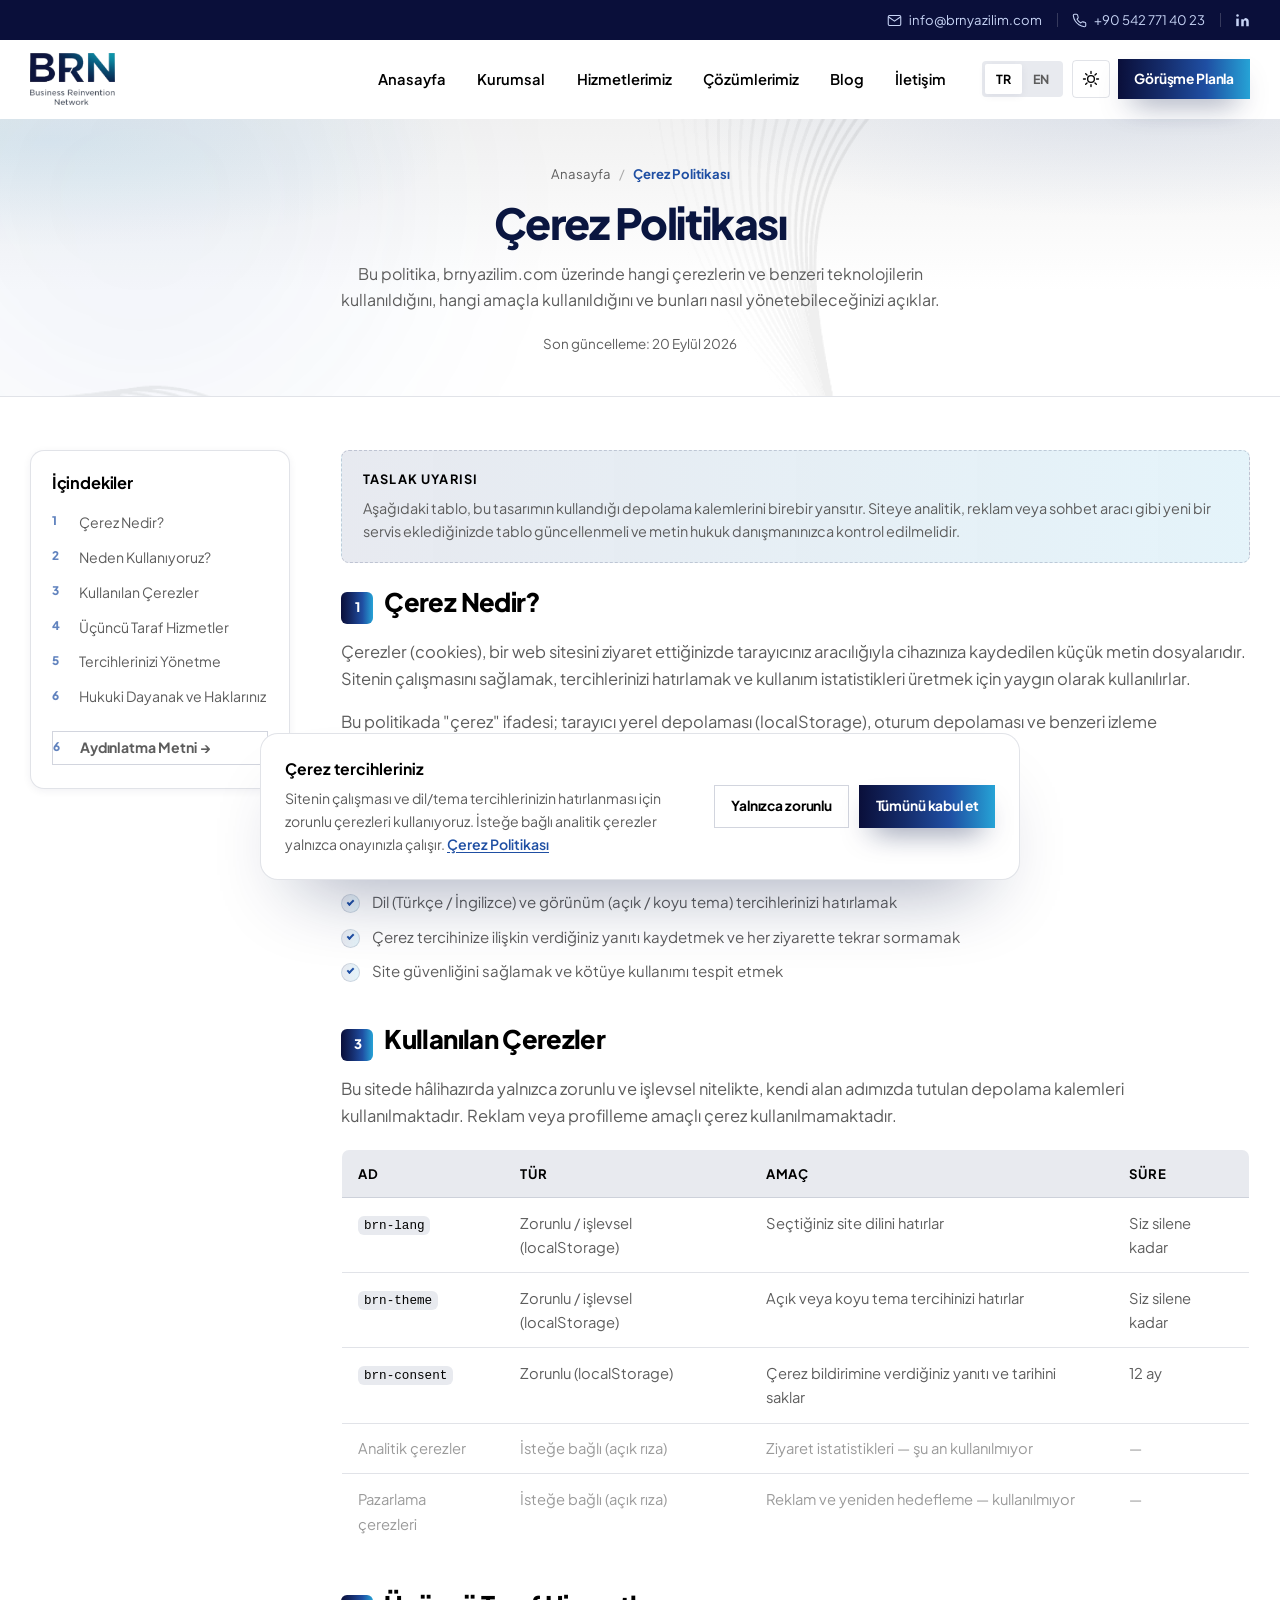
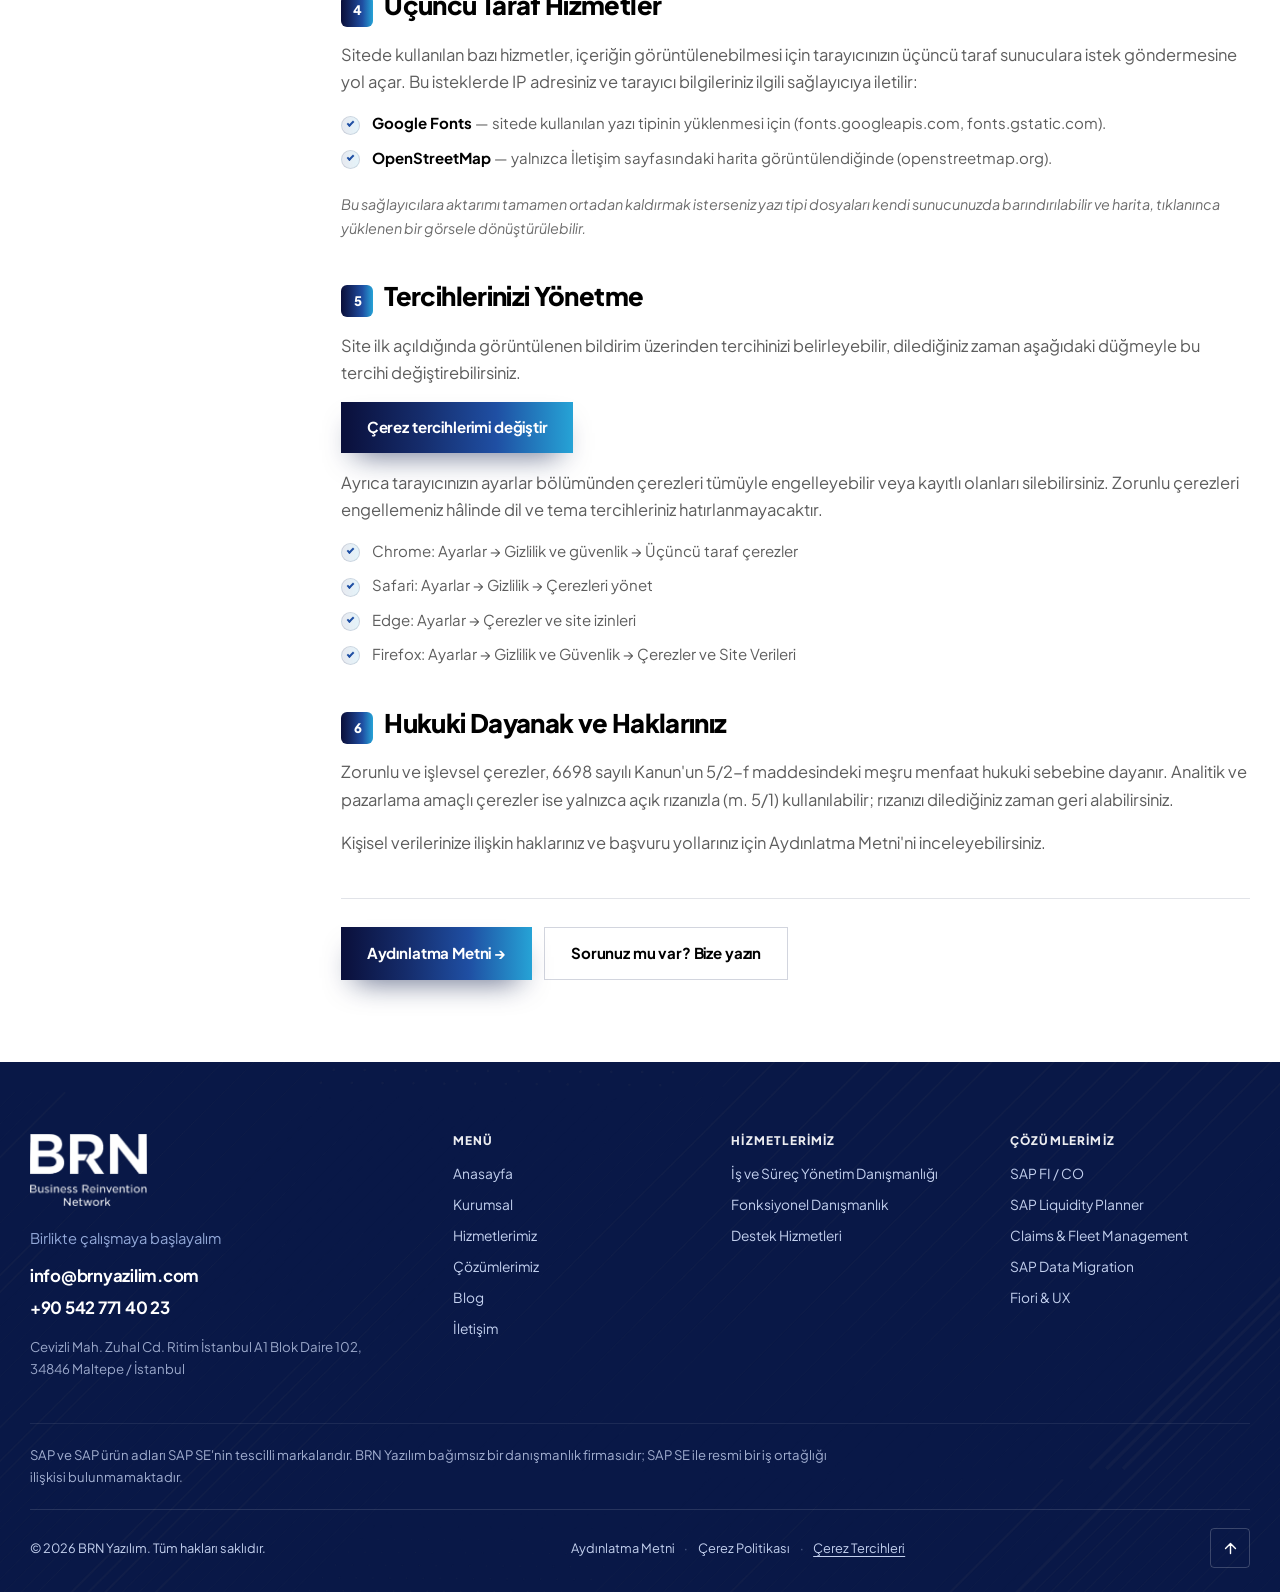
<file: cerez-politikasi.html>
<!DOCTYPE html>
<html lang="tr" data-theme="light">
<head>
<meta charset="UTF-8">
<script>document.documentElement.classList.add("js")</script>
<meta name="viewport" content="width=device-width, initial-scale=1">
<title data-i18n="cp.metaTitle">Çerez Politikası | BRN Yazılım</title>
<meta name="description" data-i18n-attr="content" data-i18n="cp.metaDesc" content="BRN Yazılım web sitesinde kullanılan çerezler, benzeri teknolojiler ve bunları yönetme yolları hakkında bilgilendirme.">
<meta name="robots" content="index, follow">
<meta name="theme-color" content="#091847">
<link rel="canonical" href="https://www.brnyazilim.com/cerez-politikasi.html">
<meta property="og:type" content="website">
<meta property="og:site_name" content="BRN Yazılım">
<meta property="og:locale" content="tr_TR">
<meta property="og:url" content="https://www.brnyazilim.com/cerez-politikasi.html">
<meta property="og:title" content="Çerez Politikası | BRN Yazılım">
<meta property="og:description" content="BRN Yazılım web sitesinde kullanılan çerezler, benzeri teknolojiler ve bunları yönetme yolları hakkında bilgilendirme.">
<meta property="og:image" content="https://www.brnyazilim.com/assets/og-image.jpg">
<meta property="og:image:width" content="1200">
<meta property="og:image:height" content="630">
<meta name="twitter:card" content="summary_large_image">
<link rel="icon" href="assets/favicon.svg" type="image/svg+xml">
<link rel="preconnect" href="https://fonts.googleapis.com">
<link rel="preconnect" href="https://fonts.gstatic.com" crossorigin>
<link href="https://fonts.googleapis.com/css2?family=Plus+Jakarta+Sans:wght@300;400;500;600;700;800&display=swap" rel="stylesheet">
<link rel="stylesheet" href="css/style.css?v=20260924e">
</head>
<body>

<a class="skip-link" href="#main" data-i18n="a11y.skip">İçeriğe geç</a>
<div data-layout="header"></div>

<main id="main">

<section class="page-hero page-hero-sm page-hero-center">
  <div class="hero-bg" aria-hidden="true">
    <div class="hero-grid"></div>
    <div class="orb orb-3"></div>
  </div>
  <div class="container">
    <nav class="crumbs" aria-label="Breadcrumb">
      <a href="index.html" data-i18n="nav.home">Anasayfa</a>
      <span aria-hidden="true">/</span>
      <span class="here" data-i18n="cp.crumb">Çerez Politikası</span>
    </nav>
    <h1 data-i18n="cp.title">Çerez Politikası</h1>
    <p class="lead" data-i18n="cp.lead">Bu politika, brnyazilim.com üzerinde hangi çerezlerin ve benzeri teknolojilerin kullanıldığını, hangi amaçla kullanıldığını ve bunları nasıl yönetebileceğinizi açıklar.</p>
    <p class="legal-date"><span data-i18n="lg.updated">Son güncelleme</span>: <span data-i18n="lg.date">20 Eylül 2026</span></p>
  </div>
</section>

<section class="section section-tight">
  <div class="container legal">

    <aside class="legal-toc reveal">
      <h4 data-i18n="lg.toc">İçindekiler</h4>
      <ol>
        <li><a href="#c1" data-i18n="cp.s1.t">Çerez Nedir?</a></li>
        <li><a href="#c2" data-i18n="cp.s2.t">Neden Kullanıyoruz?</a></li>
        <li><a href="#c3" data-i18n="cp.s3.t">Kullanılan Çerezler</a></li>
        <li><a href="#c4" data-i18n="cp.s4.t">Üçüncü Taraf Hizmetler</a></li>
        <li><a href="#c5" data-i18n="cp.s5.t">Tercihlerinizi Yönetme</a></li>
        <li><a href="#c6" data-i18n="cp.s6.t">Hukuki Dayanak ve Haklarınız</a></li>
      </ol>
      <a class="btn btn-outline btn-sm legal-toc-cta" href="aydinlatma-metni.html" data-i18n="lg.toNotice">Aydınlatma Metni →</a>
    </aside>

    <article class="prose reveal" data-delay="80">

      <div class="legal-note" role="note">
        <strong data-i18n="lg.draftTitle">Taslak uyarısı</strong>
        <p data-i18n="cp.draftBody">Aşağıdaki tablo, bu tasarımın kullandığı depolama kalemlerini birebir yansıtır. Siteye analitik, reklam veya sohbet aracı gibi yeni bir servis eklediğinizde tablo güncellenmeli ve metin hukuk danışmanınızca kontrol edilmelidir.</p>
      </div>

      <h2 id="c1"><span class="num">1</span> <span data-i18n="cp.s1.t">Çerez Nedir?</span></h2>
      <p data-i18n="cp.s1.p1">Çerezler (cookies), bir web sitesini ziyaret ettiğinizde tarayıcınız aracılığıyla cihazınıza kaydedilen küçük metin dosyalarıdır. Sitenin çalışmasını sağlamak, tercihlerinizi hatırlamak ve kullanım istatistikleri üretmek için yaygın olarak kullanılırlar.</p>
      <p data-i18n="cp.s1.p2">Bu politikada "çerez" ifadesi; tarayıcı yerel depolaması (localStorage), oturum depolaması ve benzeri izleme teknolojilerini de kapsayacak şekilde kullanılmaktadır.</p>

      <h2 id="c2"><span class="num">2</span> <span data-i18n="cp.s2.t">Neden Kullanıyoruz?</span></h2>
      <ul class="tick">
        <li data-i18n="cp.s2.l1">Sitenin temel işlevlerinin çalışmasını sağlamak</li>
        <li data-i18n="cp.s2.l2">Dil (Türkçe / İngilizce) ve görünüm (açık / koyu tema) tercihlerinizi hatırlamak</li>
        <li data-i18n="cp.s2.l3">Çerez tercihinize ilişkin verdiğiniz yanıtı kaydetmek ve her ziyarette tekrar sormamak</li>
        <li data-i18n="cp.s2.l4">Site güvenliğini sağlamak ve kötüye kullanımı tespit etmek</li>
      </ul>

      <h2 id="c3"><span class="num">3</span> <span data-i18n="cp.s3.t">Kullanılan Çerezler</span></h2>
      <p data-i18n="cp.s3.p">Bu sitede hâlihazırda yalnızca zorunlu ve işlevsel nitelikte, kendi alan adımızda tutulan depolama kalemleri kullanılmaktadır. Reklam veya profilleme amaçlı çerez kullanılmamaktadır.</p>
      <div class="table-wrap">
        <table class="legal-table legal-table-grid">
          <thead>
            <tr>
              <th data-i18n="cp.th1">Ad</th>
              <th data-i18n="cp.th2">Tür</th>
              <th data-i18n="cp.th3">Amaç</th>
              <th data-i18n="cp.th4">Süre</th>
            </tr>
          </thead>
          <tbody>
            <tr>
              <td><code>brn-lang</code></td>
              <td data-i18n="cp.r1.type">Zorunlu / işlevsel (localStorage)</td>
              <td data-i18n="cp.r1.purpose">Seçtiğiniz site dilini hatırlar</td>
              <td data-i18n="cp.r1.life">Siz silene kadar</td>
            </tr>
            <tr>
              <td><code>brn-theme</code></td>
              <td data-i18n="cp.r2.type">Zorunlu / işlevsel (localStorage)</td>
              <td data-i18n="cp.r2.purpose">Açık veya koyu tema tercihinizi hatırlar</td>
              <td data-i18n="cp.r2.life">Siz silene kadar</td>
            </tr>
            <tr>
              <td><code>brn-consent</code></td>
              <td data-i18n="cp.r3.type">Zorunlu (localStorage)</td>
              <td data-i18n="cp.r3.purpose">Çerez bildirimine verdiğiniz yanıtı ve tarihini saklar</td>
              <td data-i18n="cp.r3.life">12 ay</td>
            </tr>
            <tr class="is-muted">
              <td data-i18n="cp.r4.name">Analitik çerezler</td>
              <td data-i18n="cp.r4.type">İsteğe bağlı (açık rıza)</td>
              <td data-i18n="cp.r4.purpose">Ziyaret istatistikleri — şu an kullanılmıyor</td>
              <td data-i18n="cp.r4.life">—</td>
            </tr>
            <tr class="is-muted">
              <td data-i18n="cp.r5.name">Pazarlama çerezleri</td>
              <td data-i18n="cp.r5.type">İsteğe bağlı (açık rıza)</td>
              <td data-i18n="cp.r5.purpose">Reklam ve yeniden hedefleme — kullanılmıyor</td>
              <td data-i18n="cp.r5.life">—</td>
            </tr>
          </tbody>
        </table>
      </div>

      <h2 id="c4"><span class="num">4</span> <span data-i18n="cp.s4.t">Üçüncü Taraf Hizmetler</span></h2>
      <p data-i18n="cp.s4.p">Sitede kullanılan bazı hizmetler, içeriğin görüntülenebilmesi için tarayıcınızın üçüncü taraf sunuculara istek göndermesine yol açar. Bu isteklerde IP adresiniz ve tarayıcı bilgileriniz ilgili sağlayıcıya iletilir:</p>
      <ul class="tick">
        <li><strong>Google Fonts</strong> — <span data-i18n="cp.s4.l1">sitede kullanılan yazı tipinin yüklenmesi için (fonts.googleapis.com, fonts.gstatic.com).</span></li>
        <li><strong>OpenStreetMap</strong> — <span data-i18n="cp.s4.l2">yalnızca İletişim sayfasındaki harita görüntülendiğinde (openstreetmap.org).</span></li>
      </ul>
      <p class="muted-note" data-i18n="cp.s4.note">Bu sağlayıcılara aktarımı tamamen ortadan kaldırmak isterseniz yazı tipi dosyaları kendi sunucunuzda barındırılabilir ve harita, tıklanınca yüklenen bir görsele dönüştürülebilir.</p>

      <h2 id="c5"><span class="num">5</span> <span data-i18n="cp.s5.t">Tercihlerinizi Yönetme</span></h2>
      <p data-i18n="cp.s5.p1">Site ilk açıldığında görüntülenen bildirim üzerinden tercihinizi belirleyebilir, dilediğiniz zaman aşağıdaki düğmeyle bu tercihi değiştirebilirsiniz.</p>
      <p>
        <button type="button" class="btn btn-primary" id="cookiePrefs" data-i18n="cp.s5.btn">Çerez tercihlerimi değiştir</button>
      </p>
      <p data-i18n="cp.s5.p2">Ayrıca tarayıcınızın ayarlar bölümünden çerezleri tümüyle engelleyebilir veya kayıtlı olanları silebilirsiniz. Zorunlu çerezleri engellemeniz hâlinde dil ve tema tercihleriniz hatırlanmayacaktır.</p>
      <ul class="tick">
        <li data-i18n="cp.s5.b1">Chrome: Ayarlar → Gizlilik ve güvenlik → Üçüncü taraf çerezler</li>
        <li data-i18n="cp.s5.b2">Safari: Ayarlar → Gizlilik → Çerezleri yönet</li>
        <li data-i18n="cp.s5.b3">Edge: Ayarlar → Çerezler ve site izinleri</li>
        <li data-i18n="cp.s5.b4">Firefox: Ayarlar → Gizlilik ve Güvenlik → Çerezler ve Site Verileri</li>
      </ul>

      <h2 id="c6"><span class="num">6</span> <span data-i18n="cp.s6.t">Hukuki Dayanak ve Haklarınız</span></h2>
      <p data-i18n="cp.s6.p1">Zorunlu ve işlevsel çerezler, 6698 sayılı Kanun'un 5/2-f maddesindeki meşru menfaat hukuki sebebine dayanır. Analitik ve pazarlama amaçlı çerezler ise yalnızca açık rızanızla (m. 5/1) kullanılabilir; rızanızı dilediğiniz zaman geri alabilirsiniz.</p>
      <p data-i18n="cp.s6.p2">Kişisel verilerinize ilişkin haklarınız ve başvuru yollarınız için Aydınlatma Metni'ni inceleyebilirsiniz.</p>

      <div class="legal-actions">
        <a class="btn btn-primary" href="aydinlatma-metni.html" data-i18n="lg.toNotice">Aydınlatma Metni →</a>
        <a class="btn btn-outline" href="iletisim.html" data-i18n="lg.contactCta">Sorunuz mu var? Bize yazın</a>
      </div>

    </article>
  </div>
</section>

</main>

<div data-layout="footer"></div>

<script src="js/layout.js?v=20260924e"></script>
<script src="js/i18n.js?v=20260924e"></script>
<script src="js/main.js?v=20260924e"></script>
</body>
</html>
</file>
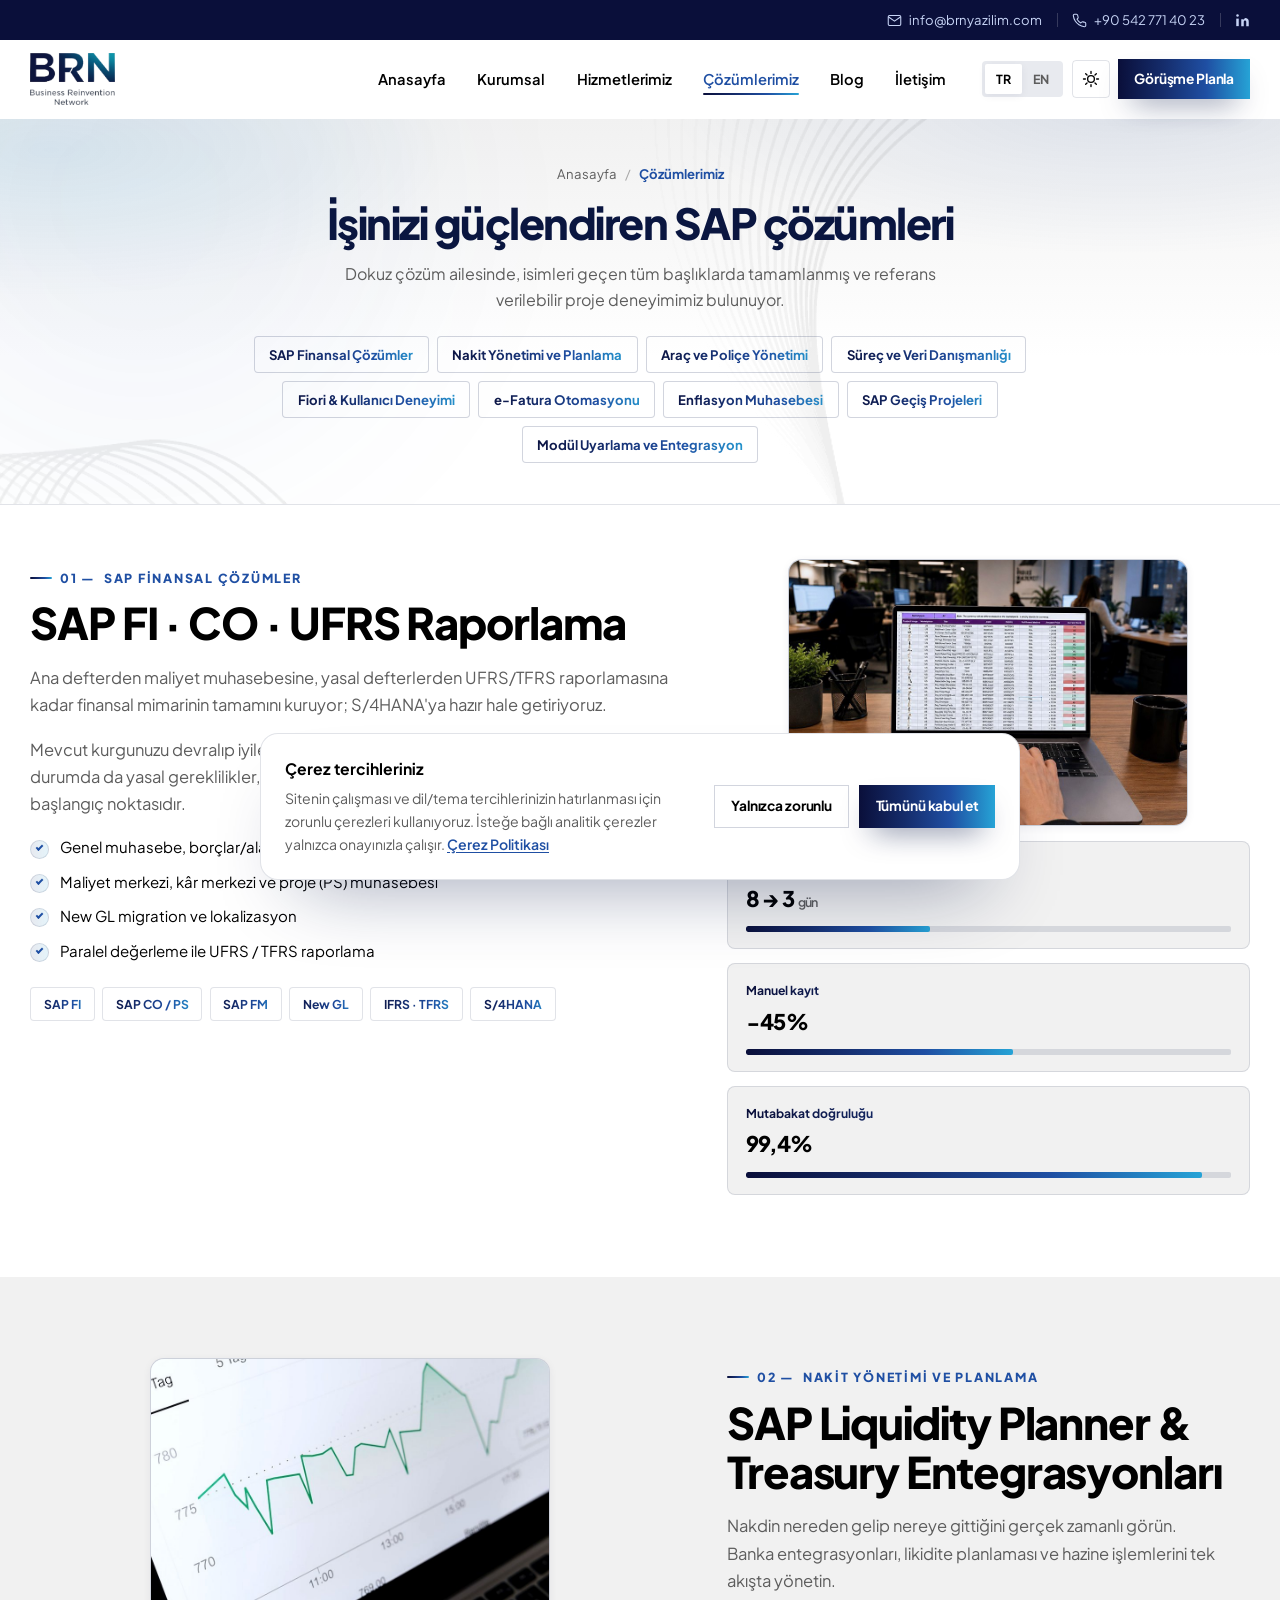
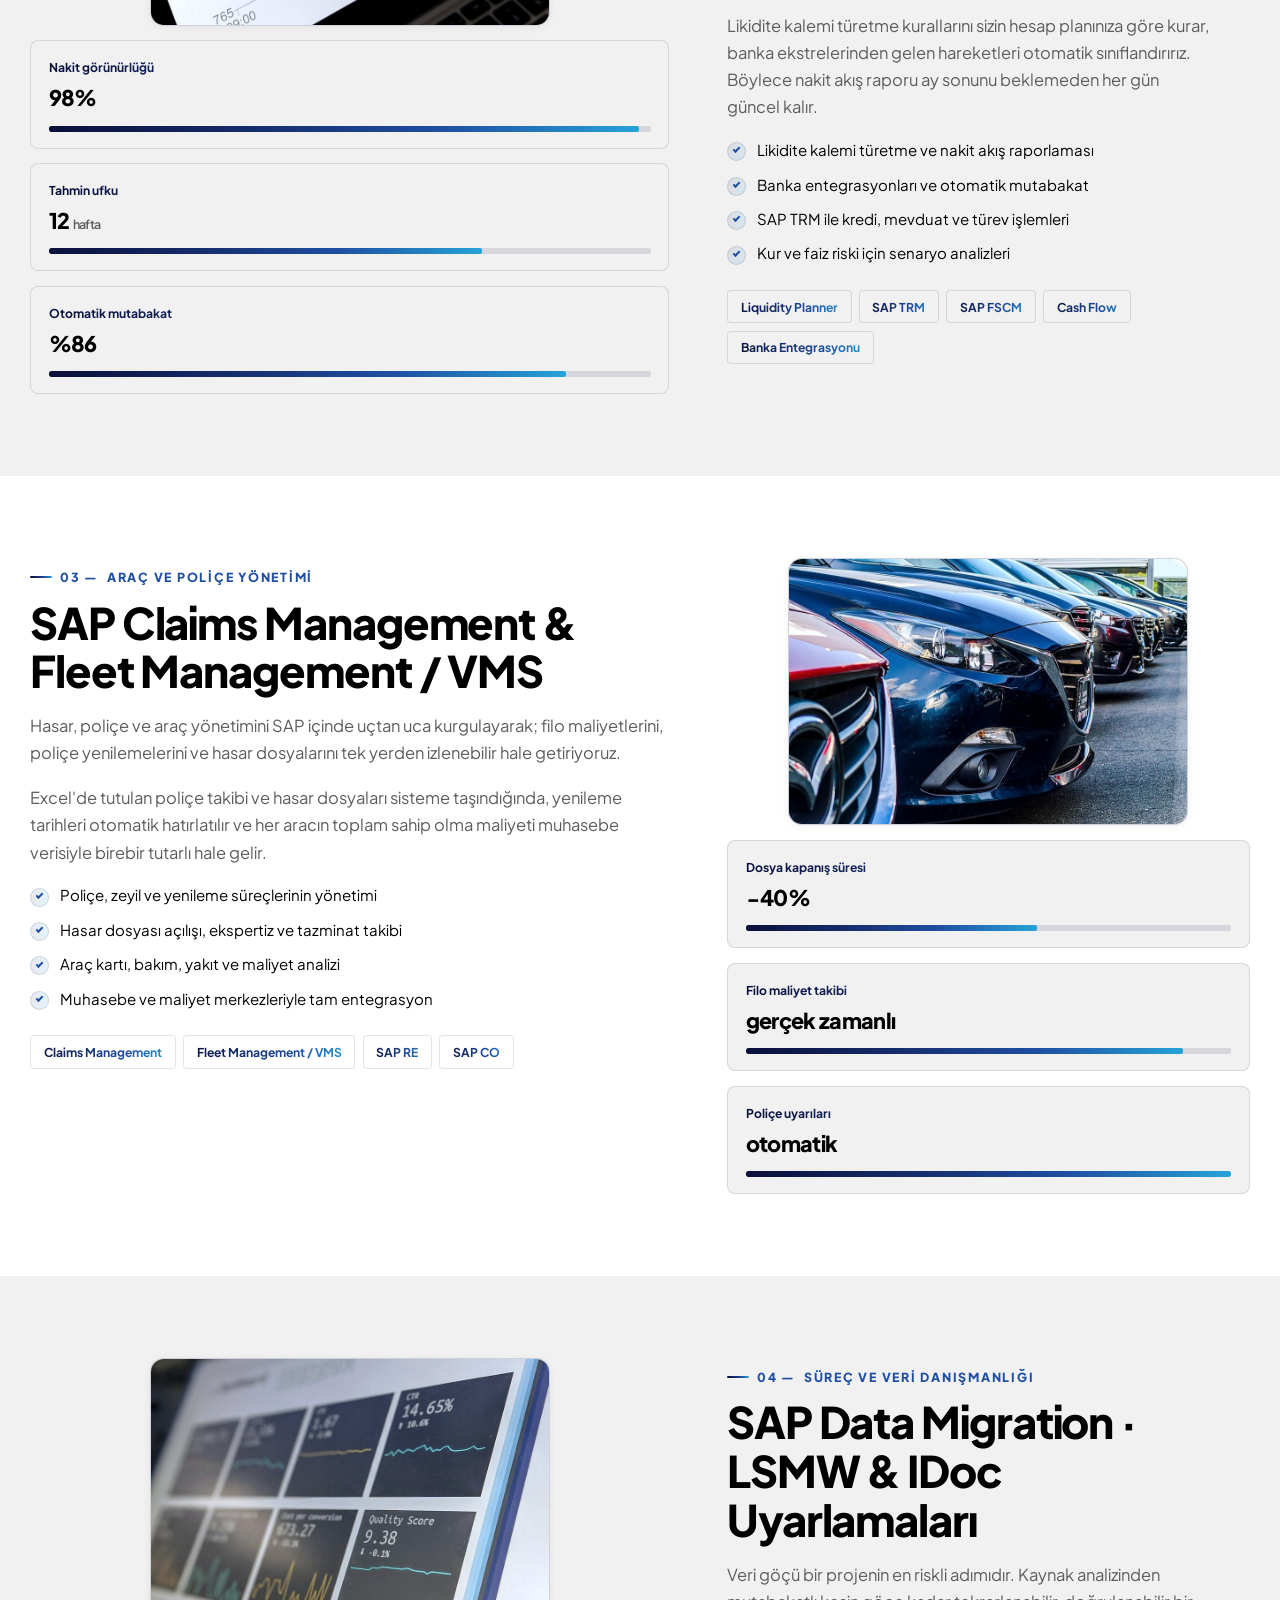
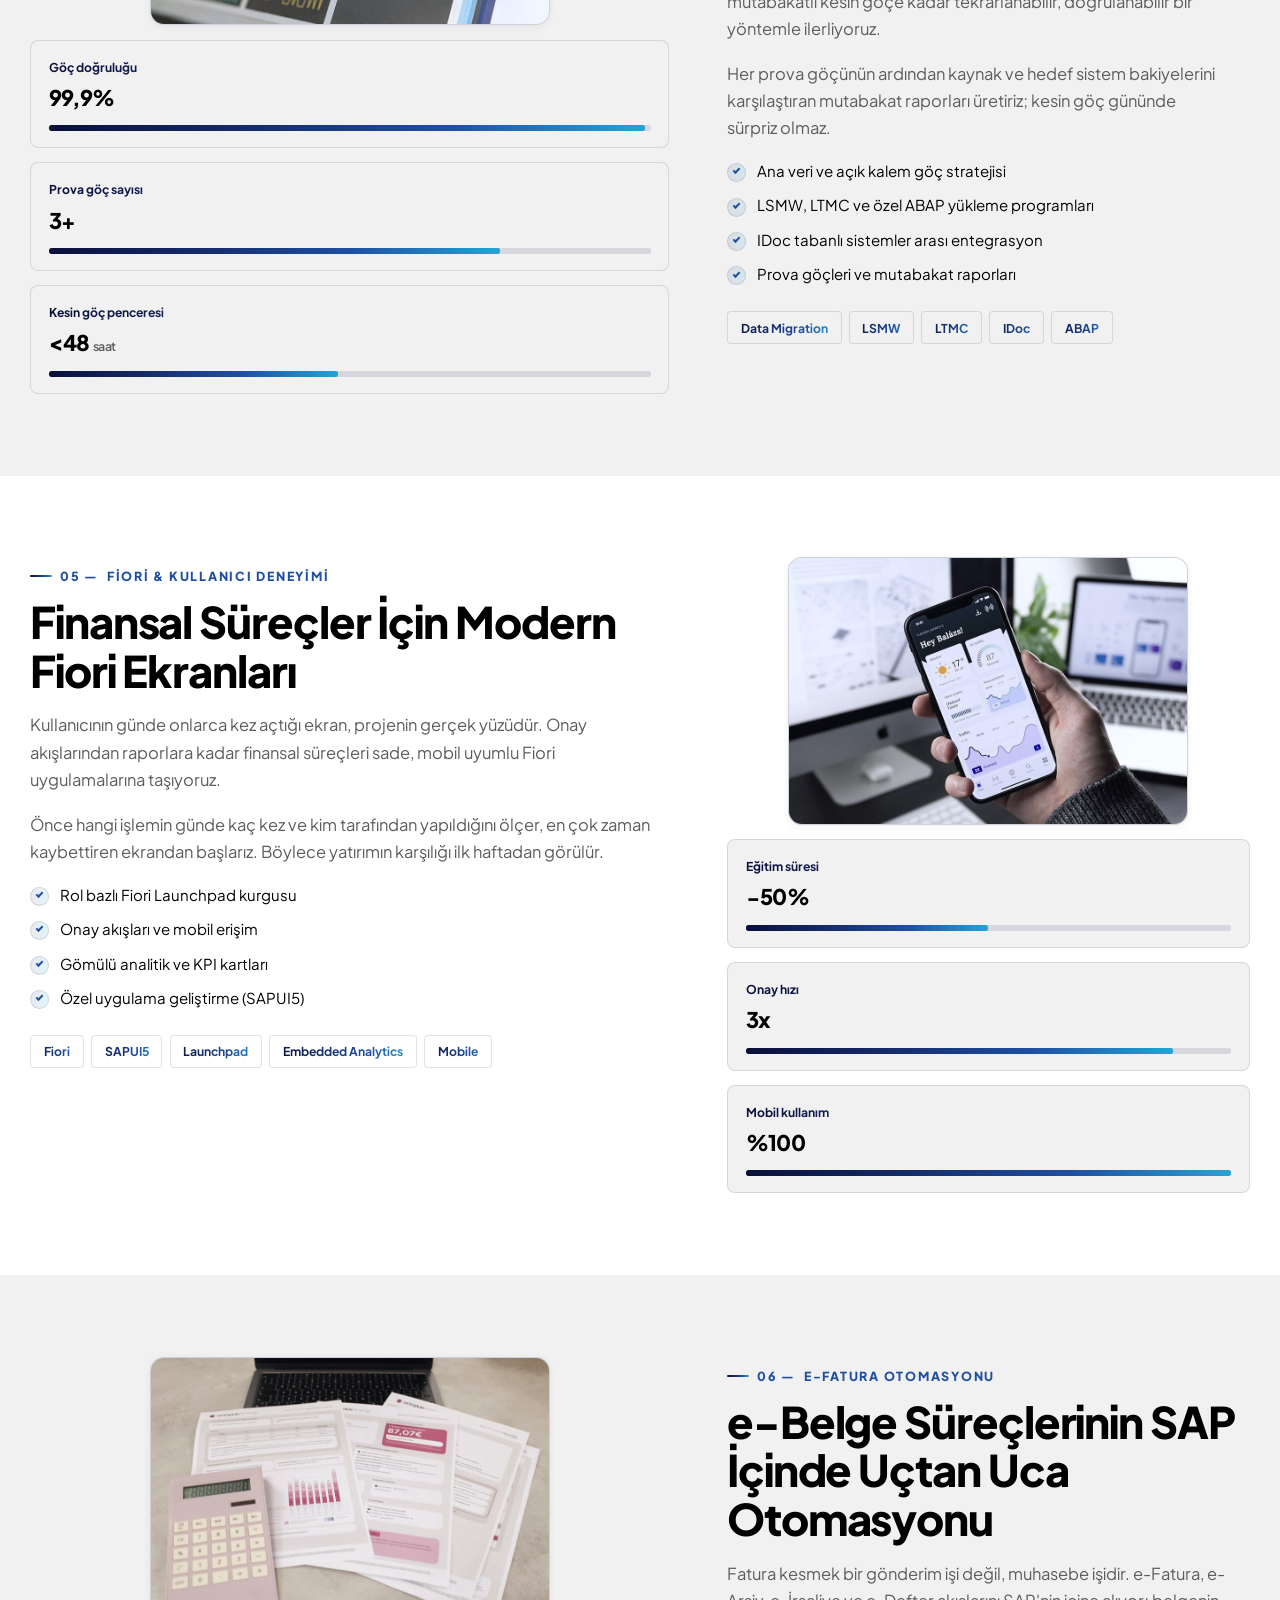
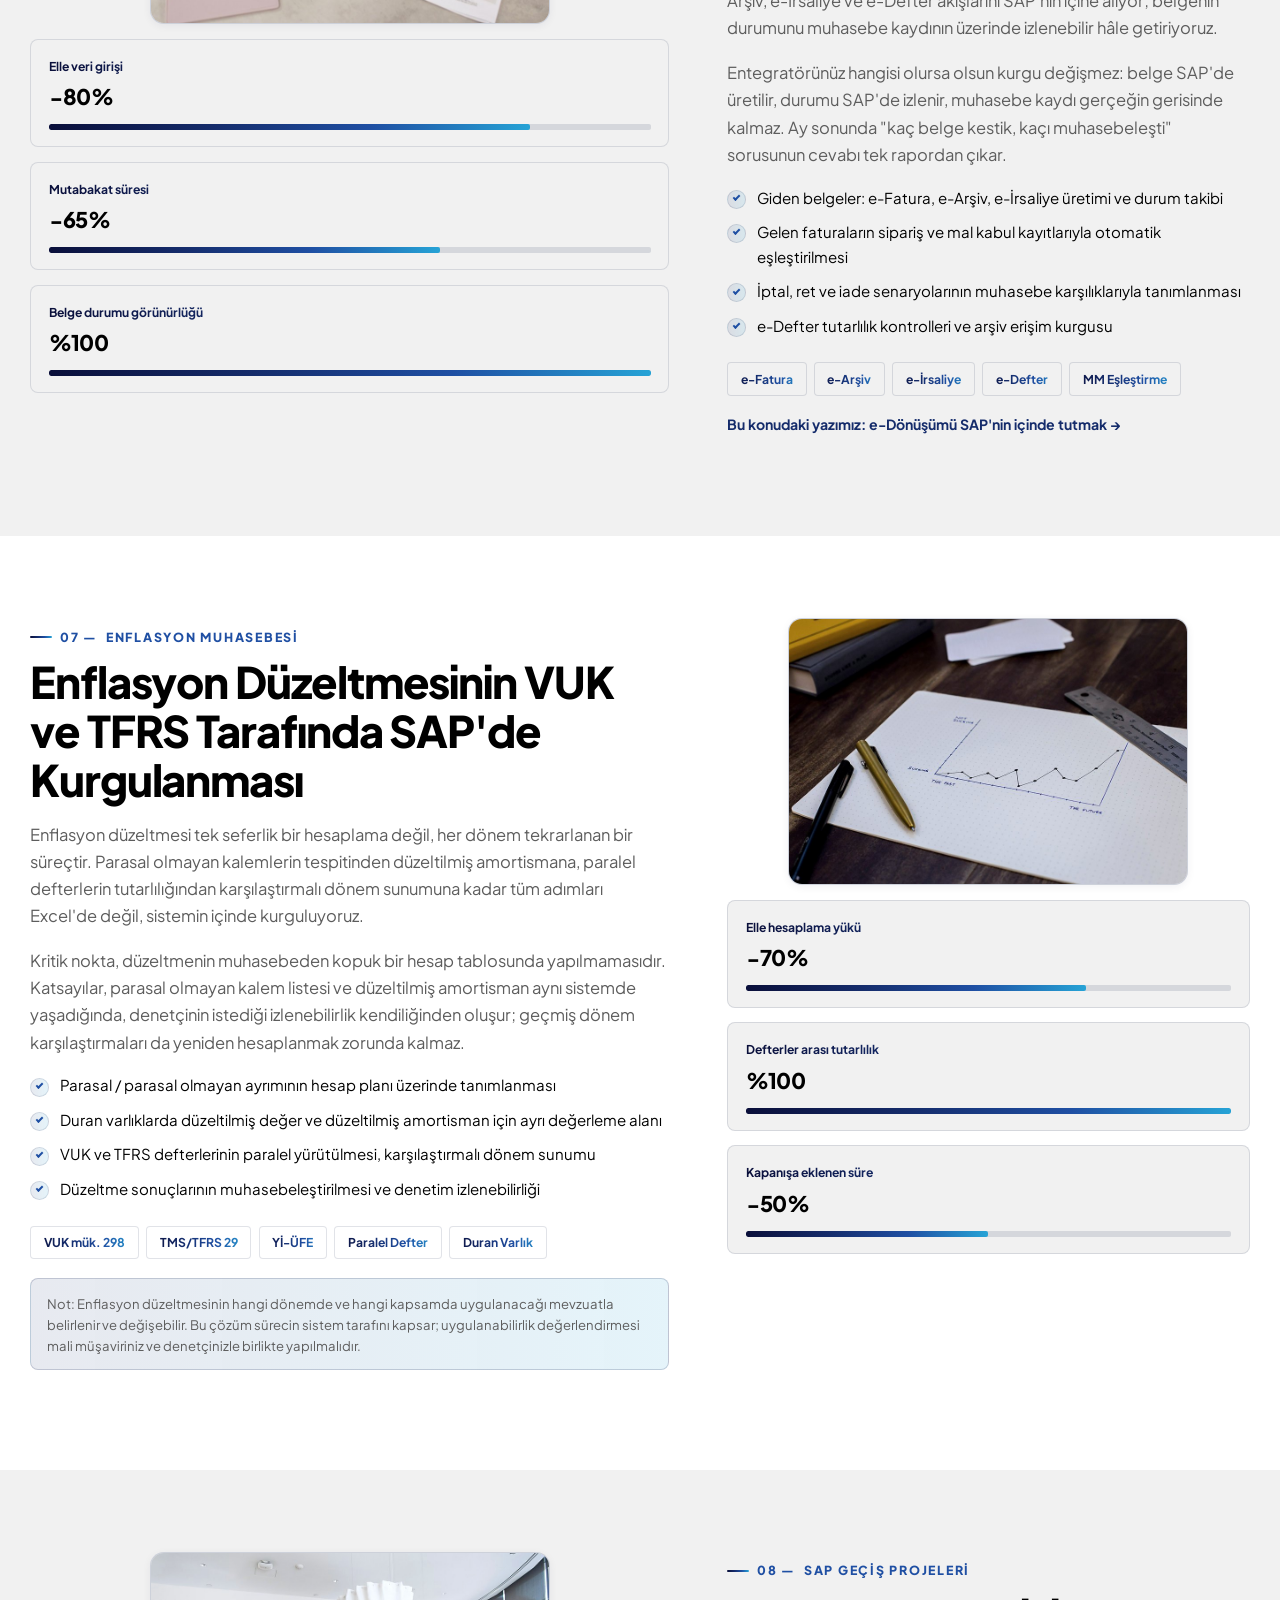
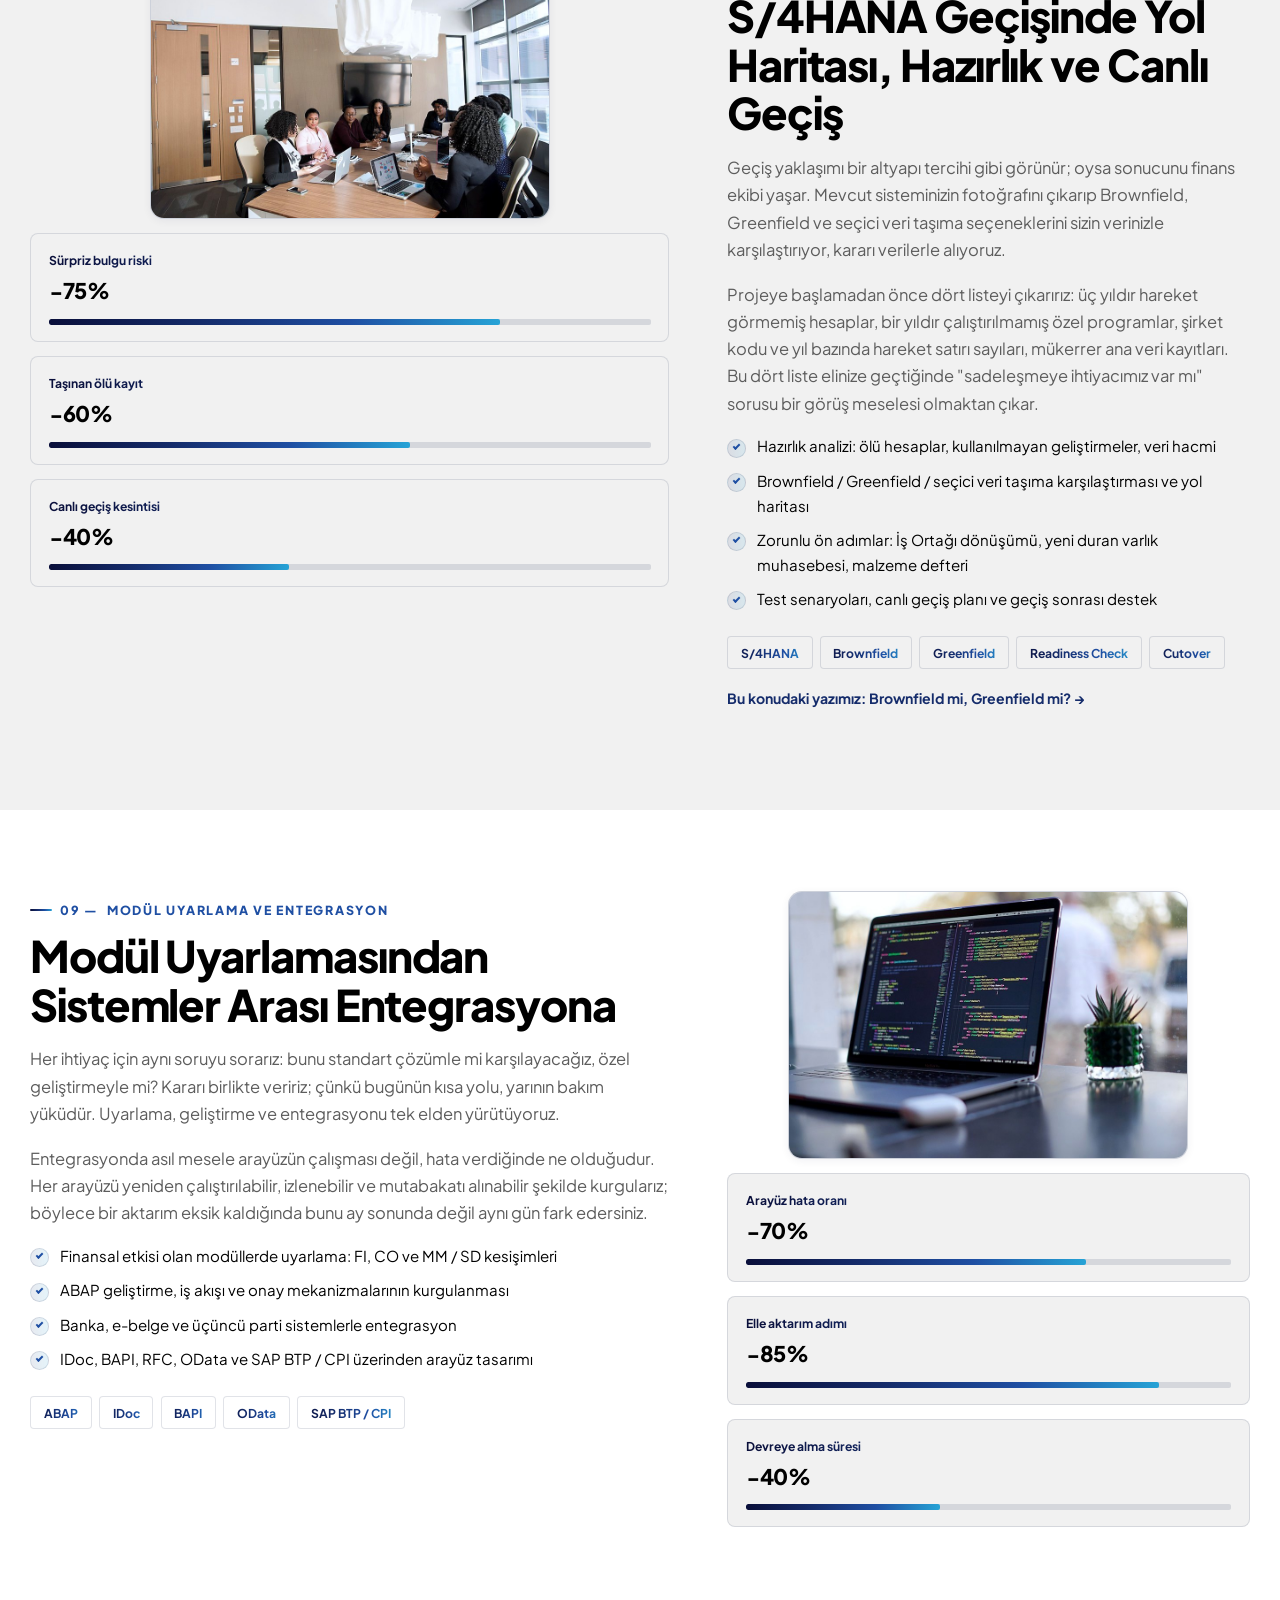
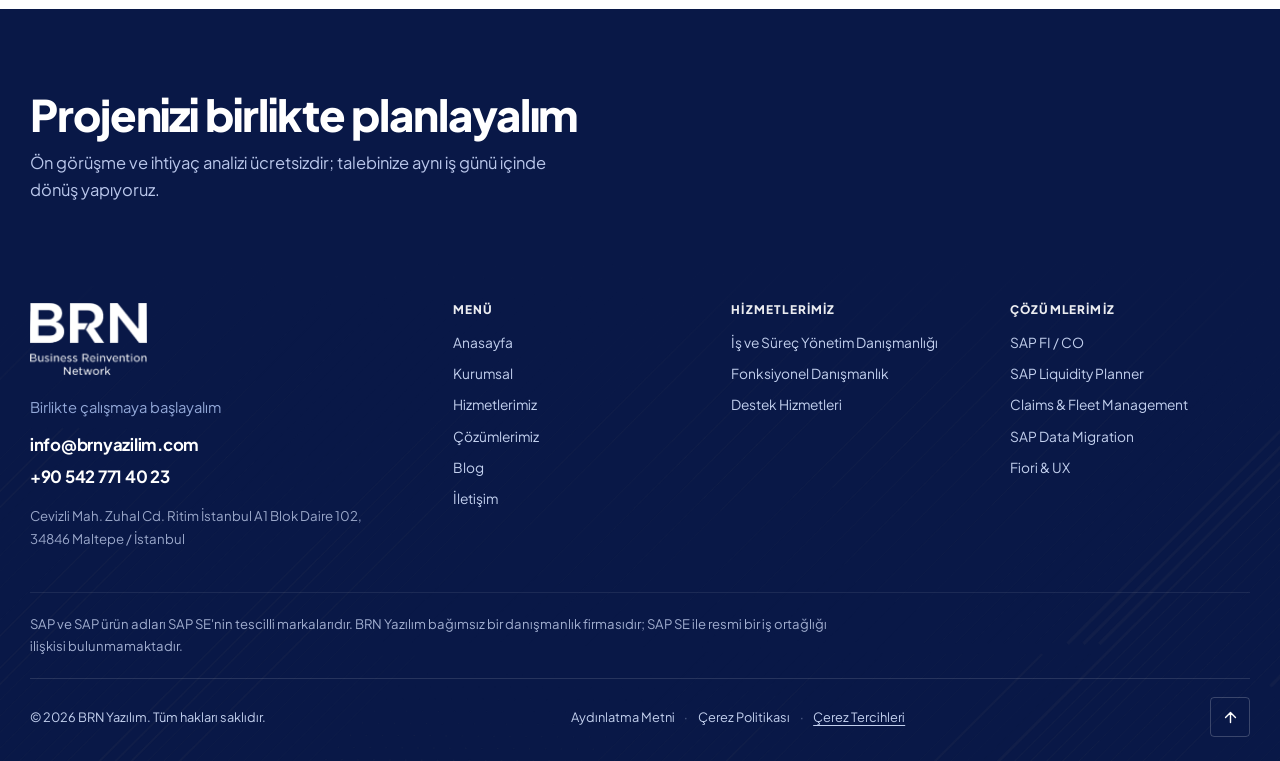
<file: cozumler.html>
<!DOCTYPE html>
<html lang="tr" data-theme="light">
<head>
<meta charset="UTF-8">
<script>document.documentElement.classList.add("js")</script>
<meta name="viewport" content="width=device-width, initial-scale=1">
<title data-i18n="cz.metaTitle">Çözümlerimiz | BRN Yazılım</title>
<meta name="description" data-i18n-attr="content" data-i18n="cz.metaDesc" content="SAP FI/CO, Liquidity Planner, Treasury, Claims & Fleet Management, Data Migration ve Fiori çözümlerinde uçtan uca uygulama deneyimi.">
<meta name="theme-color" content="#091847">
<link rel="canonical" href="https://www.brnyazilim.com/cozumler.html">
<meta property="og:type" content="website">
<meta property="og:site_name" content="BRN Yazılım">
<meta property="og:locale" content="tr_TR">
<meta property="og:url" content="https://www.brnyazilim.com/cozumler.html">
<meta property="og:title" content="Çözümlerimiz | BRN Yazılım">
<meta property="og:description" content="SAP FI/CO, Liquidity Planner, Treasury, Claims & Fleet Management, Data Migration ve Fiori çözümlerinde uçtan uca uygulama deneyimi.">
<meta property="og:image" content="https://www.brnyazilim.com/assets/og-image.jpg">
<meta property="og:image:width" content="1200">
<meta property="og:image:height" content="630">
<meta name="twitter:card" content="summary_large_image">
<link rel="icon" href="assets/favicon.svg" type="image/svg+xml">
<link rel="preconnect" href="https://fonts.googleapis.com">
<link rel="preconnect" href="https://fonts.gstatic.com" crossorigin>
<link href="https://fonts.googleapis.com/css2?family=Plus+Jakarta+Sans:wght@300;400;500;600;700;800&display=swap" rel="stylesheet">
<link rel="stylesheet" href="css/style.css?v=20260924e">
</head>
<body>

<a class="skip-link" href="#main" data-i18n="a11y.skip">İçeriğe geç</a>
<div data-layout="header"></div>

<main id="main">

<section class="page-hero page-hero-center">
  <div class="hero-bg" aria-hidden="true">
    <div class="hero-grid"></div>
    <div class="orb orb-3"></div>
  </div>
  <div class="container">
    <nav class="crumbs" aria-label="Breadcrumb">
      <a href="index.html" data-i18n="nav.home">Anasayfa</a>
      <span aria-hidden="true">/</span>
      <span class="here" data-i18n="nav.solutions">Çözümlerimiz</span>
    </nav>
    <h1 data-i18n="sol.title">İşinizi güçlendiren SAP çözümleri</h1>
    <p class="lead" data-i18n="cz.lead">Beş çözüm ailesinde, isimleri geçen tüm başlıklarda tamamlanmış ve referans verilebilir proje deneyimimiz bulunuyor.</p>
    <div class="chips">
      <a class="chip" href="#fi" data-i18n="sol.t1">SAP Finansal Çözümler</a>
      <a class="chip" href="#cash" data-i18n="sol.t2">Nakit Yönetimi ve Planlama</a>
      <a class="chip" href="#fleet" data-i18n="sol.t3">Araç ve Poliçe Yönetimi</a>
      <a class="chip" href="#data" data-i18n="sol.t4">Süreç ve Veri Danışmanlığı</a>
      <a class="chip" href="#fiori" data-i18n="sol.t5">Fiori &amp; Kullanıcı Deneyimi</a>
      <a class="chip" href="#efatura" data-i18n="sol.t6">e-Fatura Otomasyonu</a>
      <a class="chip" href="#enflasyon" data-i18n="sol.t7">Enflasyon Muhasebesi</a>
      <a class="chip" href="#gecis" data-i18n="sol.t8">SAP Geçiş Projeleri</a>
      <a class="chip" href="#entegrasyon" data-i18n="sol.t9">Modül Uyarlama ve Entegrasyon</a>
    </div>
  </div>
</section>

<!-- 01 · SAP Finansal Çözümler -->
<section class="section section-tight" id="fi">
  <div class="container split">
    <div class="split-copy reveal">
      <span class="eyebrow">01 — <span data-i18n="sol.t1">SAP Finansal Çözümler</span></span>
      <h2 data-i18n="sol.fi.h">SAP FI · CO · UFRS Raporlama</h2>
      <p data-i18n="sol.fi.d">Ana defterden maliyet muhasebesine, yasal defterlerden UFRS/TFRS raporlamasına kadar finansal mimarinin tamamını kuruyor; S/4HANA'ya hazır hale getiriyoruz.</p>
      <p data-i18n="cz.fi.extra">Mevcut kurgunuzu devralıp iyileştirebilir ya da sıfırdan tasarlayabiliriz. Her iki durumda da yasal gereklilikler, grup raporlaması ve denetim izlenebilirliği tasarımın başlangıç noktasıdır.</p>
      <ul class="tick">
        <li data-i18n="sol.fi.l1">Genel muhasebe, borçlar/alacaklar, duran varlık uyarlamaları</li>
        <li data-i18n="sol.fi.l2">Maliyet merkezi, kâr merkezi ve proje (PS) muhasebesi</li>
        <li data-i18n="sol.fi.l3">New GL migration ve lokalizasyon</li>
        <li data-i18n="sol.fi.l4">Paralel değerleme ile UFRS / TFRS raporlama</li>
      </ul>
      <div class="tp-tags"><span>SAP FI</span><span>SAP CO / PS</span><span>SAP FM</span><span>New GL</span><span>IFRS · TFRS</span><span>S/4HANA</span></div>
    </div>
    <div class="split-visual reveal" data-delay="120">
      <figure class="tp-photo"><img src="assets/sol-fi.jpg" width="900" height="600" loading="lazy" alt="" aria-hidden="true"></figure>
      <div class="mini-card"><span class="mini-label" data-i18n="sol.fi.m1">Kapanış süresi</span><strong>8 → 3 <small data-i18n="common.day">gün</small></strong><div class="mini-bar"><i style="--w:38%"></i></div></div>
      <div class="mini-card"><span class="mini-label" data-i18n="sol.fi.m2">Manuel kayıt</span><strong>−45%</strong><div class="mini-bar"><i style="--w:55%"></i></div></div>
      <div class="mini-card"><span class="mini-label" data-i18n="sol.fi.m3">Mutabakat doğruluğu</span><strong>99,4%</strong><div class="mini-bar"><i style="--w:94%"></i></div></div>
    </div>
  </div>
</section>

<!-- 02 · Nakit Yönetimi -->
<section class="section section-soft" id="cash">
  <div class="container split rev">
    <div class="split-copy reveal">
      <span class="eyebrow">02 — <span data-i18n="sol.t2">Nakit Yönetimi ve Planlama</span></span>
      <h2 data-i18n="sol.cash.h">SAP Liquidity Planner &amp; Treasury Entegrasyonları</h2>
      <p data-i18n="sol.cash.d">Nakdin nereden gelip nereye gittiğini gerçek zamanlı görün. Banka entegrasyonları, likidite planlaması ve hazine işlemlerini tek akışta yönetin.</p>
      <p data-i18n="cz.cash.extra">Likidite kalemi türetme kurallarını sizin hesap planınıza göre kurar, banka ekstrelerinden gelen hareketleri otomatik sınıflandırırız. Böylece nakit akış raporu ay sonunu beklemeden her gün güncel kalır.</p>
      <ul class="tick">
        <li data-i18n="sol.cash.l1">Likidite kalemi türetme ve nakit akış raporlaması</li>
        <li data-i18n="sol.cash.l2">Banka entegrasyonları ve otomatik mutabakat</li>
        <li data-i18n="sol.cash.l3">SAP TRM ile kredi, mevduat ve türev işlemleri</li>
        <li data-i18n="sol.cash.l4">Kur ve faiz riski için senaryo analizleri</li>
      </ul>
      <div class="tp-tags"><span>Liquidity Planner</span><span>SAP TRM</span><span>SAP FSCM</span><span>Cash Flow</span><span>Banka Entegrasyonu</span></div>
    </div>
    <div class="split-visual reveal" data-delay="120">
      <figure class="tp-photo"><img src="assets/sol-cash.jpg" width="900" height="600" loading="lazy" alt="" aria-hidden="true"></figure>
      <div class="mini-card"><span class="mini-label" data-i18n="sol.cash.m1">Nakit görünürlüğü</span><strong>98%</strong><div class="mini-bar"><i style="--w:98%"></i></div></div>
      <div class="mini-card"><span class="mini-label" data-i18n="sol.cash.m2">Tahmin ufku</span><strong>12 <small data-i18n="common.week">hafta</small></strong><div class="mini-bar"><i style="--w:72%"></i></div></div>
      <div class="mini-card"><span class="mini-label" data-i18n="sol.cash.m3">Otomatik mutabakat</span><strong>%86</strong><div class="mini-bar"><i style="--w:86%"></i></div></div>
    </div>
  </div>
</section>

<!-- 03 · Araç ve Poliçe Yönetimi -->
<section class="section" id="fleet">
  <div class="container split">
    <div class="split-copy reveal">
      <span class="eyebrow">03 — <span data-i18n="sol.t3">Araç ve Poliçe Yönetimi</span></span>
      <h2 data-i18n="sol.fleet.h">SAP Claims Management &amp; Fleet Management / VMS</h2>
      <p data-i18n="sol.fleet.d">Hasar, poliçe ve araç yönetimini SAP içinde uçtan uca kurgulayarak; filo maliyetlerini, poliçe yenilemelerini ve hasar dosyalarını tek yerden izlenebilir hale getiriyoruz.</p>
      <p data-i18n="cz.fleet.extra">Excel'de tutulan poliçe takibi ve hasar dosyaları sisteme taşındığında, yenileme tarihleri otomatik hatırlatılır ve her aracın toplam sahip olma maliyeti muhasebe verisiyle birebir tutarlı hale gelir.</p>
      <ul class="tick">
        <li data-i18n="sol.fleet.l1">Poliçe, zeyil ve yenileme süreçlerinin yönetimi</li>
        <li data-i18n="sol.fleet.l2">Hasar dosyası açılışı, ekspertiz ve tazminat takibi</li>
        <li data-i18n="sol.fleet.l3">Araç kartı, bakım, yakıt ve maliyet analizi</li>
        <li data-i18n="sol.fleet.l4">Muhasebe ve maliyet merkezleriyle tam entegrasyon</li>
      </ul>
      <div class="tp-tags"><span>Claims Management</span><span>Fleet Management / VMS</span><span>SAP RE</span><span>SAP CO</span></div>
    </div>
    <div class="split-visual reveal" data-delay="120">
      <figure class="tp-photo"><img src="assets/sol-fleet.jpg" width="900" height="600" loading="lazy" alt="" aria-hidden="true"></figure>
      <div class="mini-card"><span class="mini-label" data-i18n="sol.fleet.m1">Dosya kapanış süresi</span><strong>−40%</strong><div class="mini-bar"><i style="--w:60%"></i></div></div>
      <div class="mini-card"><span class="mini-label" data-i18n="sol.fleet.m2">Filo maliyet takibi</span><strong data-i18n="common.realtime">gerçek zamanlı</strong><div class="mini-bar"><i style="--w:90%"></i></div></div>
      <div class="mini-card"><span class="mini-label" data-i18n="sol.fleet.m3">Poliçe uyarıları</span><strong data-i18n="common.auto">otomatik</strong><div class="mini-bar"><i style="--w:100%"></i></div></div>
    </div>
  </div>
</section>

<!-- 04 · Süreç ve Veri Danışmanlığı -->
<section class="section section-soft" id="data">
  <div class="container split rev">
    <div class="split-copy reveal">
      <span class="eyebrow">04 — <span data-i18n="sol.t4">Süreç ve Veri Danışmanlığı</span></span>
      <h2 data-i18n="sol.data.h">SAP Data Migration · LSMW &amp; IDoc Uyarlamaları</h2>
      <p data-i18n="sol.data.d">Veri göçü bir projenin en riskli adımıdır. Kaynak analizinden mutabakatlı kesin göçe kadar tekrarlanabilir, doğrulanabilir bir yöntemle ilerliyoruz.</p>
      <p data-i18n="cz.data.extra">Her prova göçünün ardından kaynak ve hedef sistem bakiyelerini karşılaştıran mutabakat raporları üretiriz; kesin göç gününde sürpriz olmaz.</p>
      <ul class="tick">
        <li data-i18n="sol.data.l1">Ana veri ve açık kalem göç stratejisi</li>
        <li data-i18n="sol.data.l2">LSMW, LTMC ve özel ABAP yükleme programları</li>
        <li data-i18n="sol.data.l3">IDoc tabanlı sistemler arası entegrasyon</li>
        <li data-i18n="sol.data.l4">Prova göçleri ve mutabakat raporları</li>
      </ul>
      <div class="tp-tags"><span>Data Migration</span><span>LSMW</span><span>LTMC</span><span>IDoc</span><span>ABAP</span></div>
    </div>
    <div class="split-visual reveal" data-delay="120">
      <figure class="tp-photo"><img src="assets/sol-data.jpg" width="900" height="600" loading="lazy" alt="" aria-hidden="true"></figure>
      <div class="mini-card"><span class="mini-label" data-i18n="sol.data.m1">Göç doğruluğu</span><strong>99,9%</strong><div class="mini-bar"><i style="--w:99%"></i></div></div>
      <div class="mini-card"><span class="mini-label" data-i18n="sol.data.m2">Prova göç sayısı</span><strong>3+</strong><div class="mini-bar"><i style="--w:75%"></i></div></div>
      <div class="mini-card"><span class="mini-label" data-i18n="sol.data.m3">Kesin göç penceresi</span><strong>&lt;48 <small data-i18n="common.hour">saat</small></strong><div class="mini-bar"><i style="--w:48%"></i></div></div>
    </div>
  </div>
</section>

<!-- 05 · Fiori -->
<section class="section" id="fiori">
  <div class="container split">
    <div class="split-copy reveal">
      <span class="eyebrow">05 — <span data-i18n="sol.t5">Fiori &amp; Kullanıcı Deneyimi</span></span>
      <h2 data-i18n="sol.fiori.h">Finansal Süreçler İçin Modern Fiori Ekranları</h2>
      <p data-i18n="sol.fiori.d">Kullanıcının günde onlarca kez açtığı ekran, projenin gerçek yüzüdür. Onay akışlarından raporlara kadar finansal süreçleri sade, mobil uyumlu Fiori uygulamalarına taşıyoruz.</p>
      <p data-i18n="cz.fiori.extra">Önce hangi işlemin günde kaç kez ve kim tarafından yapıldığını ölçer, en çok zaman kaybettiren ekrandan başlarız. Böylece yatırımın karşılığı ilk haftadan görülür.</p>
      <ul class="tick">
        <li data-i18n="sol.fiori.l1">Rol bazlı Fiori Launchpad kurgusu</li>
        <li data-i18n="sol.fiori.l2">Onay akışları ve mobil erişim</li>
        <li data-i18n="sol.fiori.l3">Gömülü analitik ve KPI kartları</li>
        <li data-i18n="sol.fiori.l4">Özel uygulama geliştirme (SAPUI5)</li>
      </ul>
      <div class="tp-tags"><span>Fiori</span><span>SAPUI5</span><span>Launchpad</span><span>Embedded Analytics</span><span>Mobile</span></div>
    </div>
    <div class="split-visual reveal" data-delay="120">
      <figure class="tp-photo"><img src="assets/sol-fiori.jpg" width="900" height="600" loading="lazy" alt="" aria-hidden="true"></figure>
      <div class="mini-card"><span class="mini-label" data-i18n="sol.fiori.m1">Eğitim süresi</span><strong>−50%</strong><div class="mini-bar"><i style="--w:50%"></i></div></div>
      <div class="mini-card"><span class="mini-label" data-i18n="sol.fiori.m2">Onay hızı</span><strong>3x</strong><div class="mini-bar"><i style="--w:88%"></i></div></div>
      <div class="mini-card"><span class="mini-label" data-i18n="sol.fiori.m3">Mobil kullanım</span><strong>%100</strong><div class="mini-bar"><i style="--w:100%"></i></div></div>
    </div>
  </div>
</section>

<!-- 06 · e-Fatura Otomasyonu -->
<section class="section section-soft" id="efatura">
  <div class="container split rev">
    <div class="split-copy reveal">
      <span class="eyebrow">06 — <span data-i18n="sol.t6">e-Fatura Otomasyonu</span></span>
      <h2 data-i18n="sol.ef.h">e-Belge Süreçlerinin SAP İçinde Uçtan Uca Otomasyonu</h2>
      <p data-i18n="sol.ef.d">Fatura kesmek bir gönderim işi değil, muhasebe işidir. e-Fatura, e-Arşiv, e-İrsaliye ve e-Defter akışlarını SAP'nin içine alıyor; belgenin durumunu muhasebe kaydının üzerinde izlenebilir hâle getiriyoruz.</p>
      <p data-i18n="cz.ef.extra">Entegratörünüz hangisi olursa olsun kurgu değişmez: belge SAP'de üretilir, durumu SAP'de izlenir, muhasebe kaydı gerçeğin gerisinde kalmaz. Ay sonunda "kaç belge kestik, kaçı muhasebeleşti" sorusunun cevabı tek rapordan çıkar.</p>
      <ul class="tick">
        <li data-i18n="sol.ef.l1">Giden belgeler: e-Fatura, e-Arşiv, e-İrsaliye üretimi ve durum takibi</li>
        <li data-i18n="sol.ef.l2">Gelen faturaların sipariş ve mal kabul kayıtlarıyla otomatik eşleştirilmesi</li>
        <li data-i18n="sol.ef.l3">İptal, ret ve iade senaryolarının muhasebe karşılıklarıyla tanımlanması</li>
        <li data-i18n="sol.ef.l4">e-Defter tutarlılık kontrolleri ve arşiv erişim kurgusu</li>
      </ul>
      <div class="tp-tags"><span>e-Fatura</span><span>e-Arşiv</span><span>e-İrsaliye</span><span>e-Defter</span><span>MM Eşleştirme</span></div>
      <p class="sol-link"><a href="blog-e-donusum.html" data-i18n="cz.ef.link">Bu konudaki yazımız: e-Dönüşümü SAP'nin içinde tutmak →</a></p>
    </div>
    <div class="split-visual reveal" data-delay="120">
      <figure class="tp-photo"><img src="assets/sol-efatura.jpg" width="900" height="600" loading="lazy" alt="" aria-hidden="true"></figure>
      <div class="mini-card"><span class="mini-label" data-i18n="sol.ef.m1">Elle veri girişi</span><strong>−80%</strong><div class="mini-bar"><i style="--w:80%"></i></div></div>
      <div class="mini-card"><span class="mini-label" data-i18n="sol.ef.m2">Mutabakat süresi</span><strong>−65%</strong><div class="mini-bar"><i style="--w:65%"></i></div></div>
      <div class="mini-card"><span class="mini-label" data-i18n="sol.ef.m3">Belge durumu görünürlüğü</span><strong>%100</strong><div class="mini-bar"><i style="--w:100%"></i></div></div>
    </div>
  </div>
</section>

<!-- 07 · Enflasyon Muhasebesi -->
<section class="section" id="enflasyon">
  <div class="container split">
    <div class="split-copy reveal">
      <span class="eyebrow">07 — <span data-i18n="sol.t7">Enflasyon Muhasebesi</span></span>
      <h2 data-i18n="sol.enf.h">Enflasyon Düzeltmesinin VUK ve TFRS Tarafında SAP'de Kurgulanması</h2>
      <p data-i18n="sol.enf.d">Enflasyon düzeltmesi tek seferlik bir hesaplama değil, her dönem tekrarlanan bir süreçtir. Parasal olmayan kalemlerin tespitinden düzeltilmiş amortismana, paralel defterlerin tutarlılığından karşılaştırmalı dönem sunumuna kadar tüm adımları Excel'de değil, sistemin içinde kurguluyoruz.</p>
      <p data-i18n="cz.enf.extra">Kritik nokta, düzeltmenin muhasebeden kopuk bir hesap tablosunda yapılmamasıdır. Katsayılar, parasal olmayan kalem listesi ve düzeltilmiş amortisman aynı sistemde yaşadığında, denetçinin istediği izlenebilirlik kendiliğinden oluşur; geçmiş dönem karşılaştırmaları da yeniden hesaplanmak zorunda kalmaz.</p>
      <ul class="tick">
        <li data-i18n="sol.enf.l1">Parasal / parasal olmayan ayrımının hesap planı üzerinde tanımlanması</li>
        <li data-i18n="sol.enf.l2">Duran varlıklarda düzeltilmiş değer ve düzeltilmiş amortisman için ayrı değerleme alanı</li>
        <li data-i18n="sol.enf.l3">VUK ve TFRS defterlerinin paralel yürütülmesi, karşılaştırmalı dönem sunumu</li>
        <li data-i18n="sol.enf.l4">Düzeltme sonuçlarının muhasebeleştirilmesi ve denetim izlenebilirliği</li>
      </ul>
      <div class="tp-tags"><span>VUK mük. 298</span><span>TMS/TFRS 29</span><span>Yİ-ÜFE</span><span>Paralel Defter</span><span>Duran Varlık</span></div>
      <p class="sol-note" data-i18n="cz.enf.note">Not: Enflasyon düzeltmesinin hangi dönemde ve hangi kapsamda uygulanacağı mevzuatla belirlenir ve değişebilir. Bu çözüm sürecin sistem tarafını kapsar; uygulanabilirlik değerlendirmesi mali müşaviriniz ve denetçinizle birlikte yapılmalıdır.</p>
    </div>
    <div class="split-visual reveal" data-delay="120">
      <figure class="tp-photo"><img src="assets/sol-enflasyon.jpg" width="900" height="600" loading="lazy" alt="" aria-hidden="true"></figure>
      <div class="mini-card"><span class="mini-label" data-i18n="sol.enf.m1">Elle hesaplama yükü</span><strong>&#8722;70%</strong><div class="mini-bar"><i style="--w:70%"></i></div></div>
      <div class="mini-card"><span class="mini-label" data-i18n="sol.enf.m2">Defterler arası tutarlılık</span><strong>%100</strong><div class="mini-bar"><i style="--w:100%"></i></div></div>
      <div class="mini-card"><span class="mini-label" data-i18n="sol.enf.m3">Kapanışa eklenen süre</span><strong>&#8722;50%</strong><div class="mini-bar"><i style="--w:50%"></i></div></div>
    </div>
  </div>
</section>

<!-- 08 · SAP Geçiş Projeleri -->
<section class="section section-soft" id="gecis">
  <div class="container split rev">
    <div class="split-copy reveal">
      <span class="eyebrow">08 — <span data-i18n="sol.t8">SAP Geçiş Projeleri</span></span>
      <h2 data-i18n="sol.gec.h">S/4HANA Geçişinde Yol Haritası, Hazırlık ve Canlı Geçiş</h2>
      <p data-i18n="sol.gec.d">Geçiş yaklaşımı bir altyapı tercihi gibi görünür; oysa sonucunu finans ekibi yaşar. Mevcut sisteminizin fotoğrafını çıkarıp Brownfield, Greenfield ve seçici veri taşıma seçeneklerini sizin verinizle karşılaştırıyor, kararı verilerle alıyoruz.</p>
      <p data-i18n="cz.gec.extra">Projeye başlamadan önce dört listeyi çıkarırız: üç yıldır hareket görmemiş hesaplar, bir yıldır çalıştırılmamış özel programlar, şirket kodu ve yıl bazında hareket satırı sayıları, mükerrer ana veri kayıtları. Bu dört liste elinize geçtiğinde "sadeleşmeye ihtiyacımız var mı" sorusu bir görüş meselesi olmaktan çıkar.</p>
      <ul class="tick">
        <li data-i18n="sol.gec.l1">Hazırlık analizi: ölü hesaplar, kullanılmayan geliştirmeler, veri hacmi</li>
        <li data-i18n="sol.gec.l2">Brownfield / Greenfield / seçici veri taşıma karşılaştırması ve yol haritası</li>
        <li data-i18n="sol.gec.l3">Zorunlu ön adımlar: İş Ortağı dönüşümü, yeni duran varlık muhasebesi, malzeme defteri</li>
        <li data-i18n="sol.gec.l4">Test senaryoları, canlı geçiş planı ve geçiş sonrası destek</li>
      </ul>
      <div class="tp-tags"><span>S/4HANA</span><span>Brownfield</span><span>Greenfield</span><span>Readiness Check</span><span>Cutover</span></div>
      <p class="sol-link"><a href="blog-gecis-stratejisi.html" data-i18n="cz.gec.link">Bu konudaki yazımız: Brownfield mi, Greenfield mi? &rarr;</a></p>
    </div>
    <div class="split-visual reveal" data-delay="120">
      <figure class="tp-photo"><img src="assets/sol-gecis.jpg" width="900" height="600" loading="lazy" alt="" aria-hidden="true"></figure>
      <div class="mini-card"><span class="mini-label" data-i18n="sol.gec.m1">Sürpriz bulgu riski</span><strong>&#8722;75%</strong><div class="mini-bar"><i style="--w:75%"></i></div></div>
      <div class="mini-card"><span class="mini-label" data-i18n="sol.gec.m2">Taşınan ölü kayıt</span><strong>&#8722;60%</strong><div class="mini-bar"><i style="--w:60%"></i></div></div>
      <div class="mini-card"><span class="mini-label" data-i18n="sol.gec.m3">Canlı geçiş kesintisi</span><strong>&#8722;40%</strong><div class="mini-bar"><i style="--w:40%"></i></div></div>
    </div>
  </div>
</section>

<!-- 09 · Modül Uyarlama ve Entegrasyon -->
<section class="section" id="entegrasyon">
  <div class="container split">
    <div class="split-copy reveal">
      <span class="eyebrow">09 — <span data-i18n="sol.t9">Modül Uyarlama ve Entegrasyon</span></span>
      <h2 data-i18n="sol.ent.h">Modül Uyarlamasından Sistemler Arası Entegrasyona</h2>
      <p data-i18n="sol.ent.d">Her ihtiyaç için aynı soruyu sorarız: bunu standart çözümle mi karşılayacağız, özel geliştirmeyle mi? Kararı birlikte veririz; çünkü bugünün kısa yolu, yarının bakım yüküdür. Uyarlama, geliştirme ve entegrasyonu tek elden yürütüyoruz.</p>
      <p data-i18n="cz.ent.extra">Entegrasyonda asıl mesele arayüzün çalışması değil, hata verdiğinde ne olduğudur. Her arayüzü yeniden çalıştırılabilir, izlenebilir ve mutabakatı alınabilir şekilde kurgularız; böylece bir aktarım eksik kaldığında bunu ay sonunda değil aynı gün fark edersiniz.</p>
      <ul class="tick">
        <li data-i18n="sol.ent.l1">Finansal etkisi olan modüllerde uyarlama: FI, CO ve MM / SD kesişimleri</li>
        <li data-i18n="sol.ent.l2">ABAP geliştirme, iş akışı ve onay mekanizmalarının kurgulanması</li>
        <li data-i18n="sol.ent.l3">Banka, e-belge ve üçüncü parti sistemlerle entegrasyon</li>
        <li data-i18n="sol.ent.l4">IDoc, BAPI, RFC, OData ve SAP BTP / CPI üzerinden arayüz tasarımı</li>
      </ul>
      <div class="tp-tags"><span>ABAP</span><span>IDoc</span><span>BAPI</span><span>OData</span><span>SAP BTP / CPI</span></div>
    </div>
    <div class="split-visual reveal" data-delay="120">
      <figure class="tp-photo"><img src="assets/sol-entegrasyon.jpg" width="900" height="600" loading="lazy" alt="" aria-hidden="true"></figure>
      <div class="mini-card"><span class="mini-label" data-i18n="sol.ent.m1">Arayüz hata oranı</span><strong>&#8722;70%</strong><div class="mini-bar"><i style="--w:70%"></i></div></div>
      <div class="mini-card"><span class="mini-label" data-i18n="sol.ent.m2">Elle aktarım adımı</span><strong>&#8722;85%</strong><div class="mini-bar"><i style="--w:85%"></i></div></div>
      <div class="mini-card"><span class="mini-label" data-i18n="sol.ent.m3">Devreye alma süresi</span><strong>&#8722;40%</strong><div class="mini-bar"><i style="--w:40%"></i></div></div>
    </div>
  </div>
</section>

<!-- CTA -->
<section class="cta-band">
  <div class="container cta-inner reveal">
    <div>
      <h2 data-i18n="cta.title">Projenizi birlikte planlayalım</h2>
      <p data-i18n="cta.sub">Ön görüşme ve ihtiyaç analizi ücretsizdir; talebinize aynı iş günü içinde dönüş yapıyoruz.</p>
    </div>
  </div>
</section>

</main>

<div data-layout="footer"></div>

<script src="js/layout.js?v=20260924e"></script>
<script src="js/i18n.js?v=20260924e"></script>
<script src="js/main.js?v=20260924e"></script>
</body>
</html>
</file>
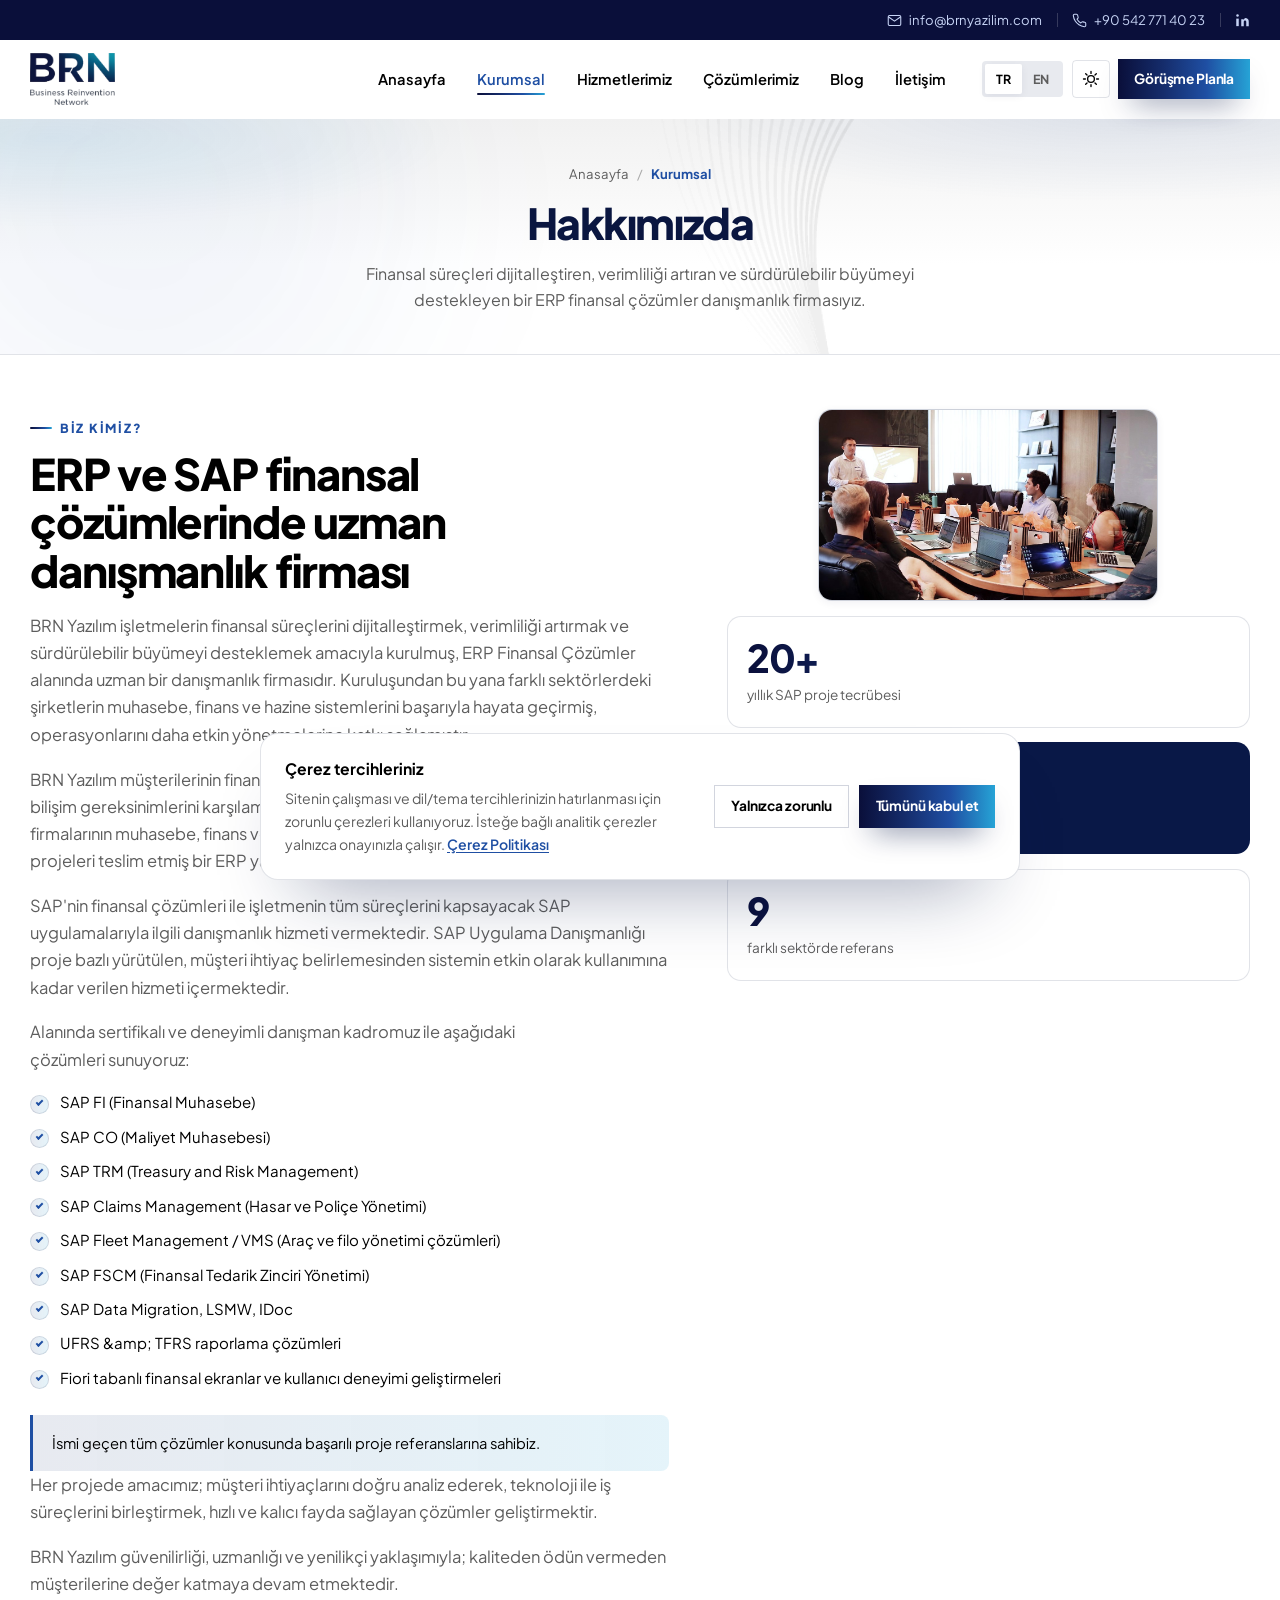
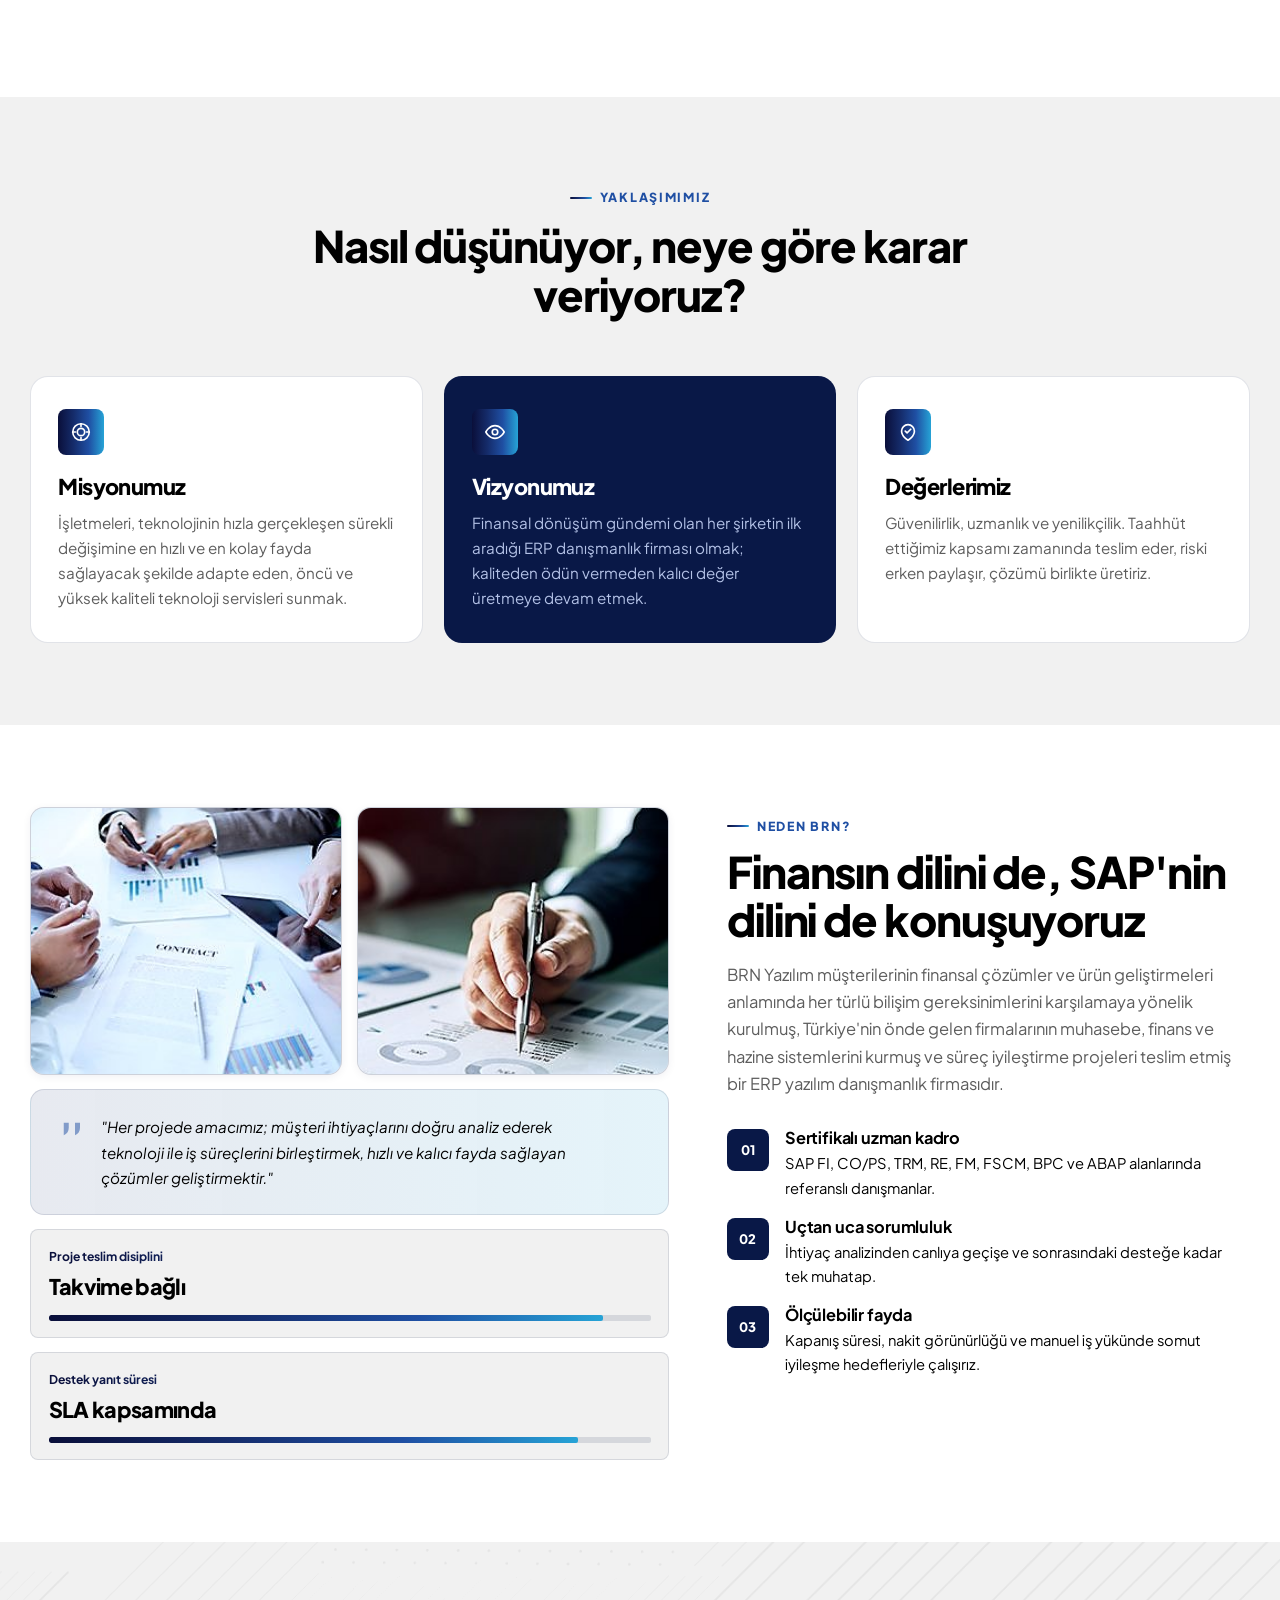
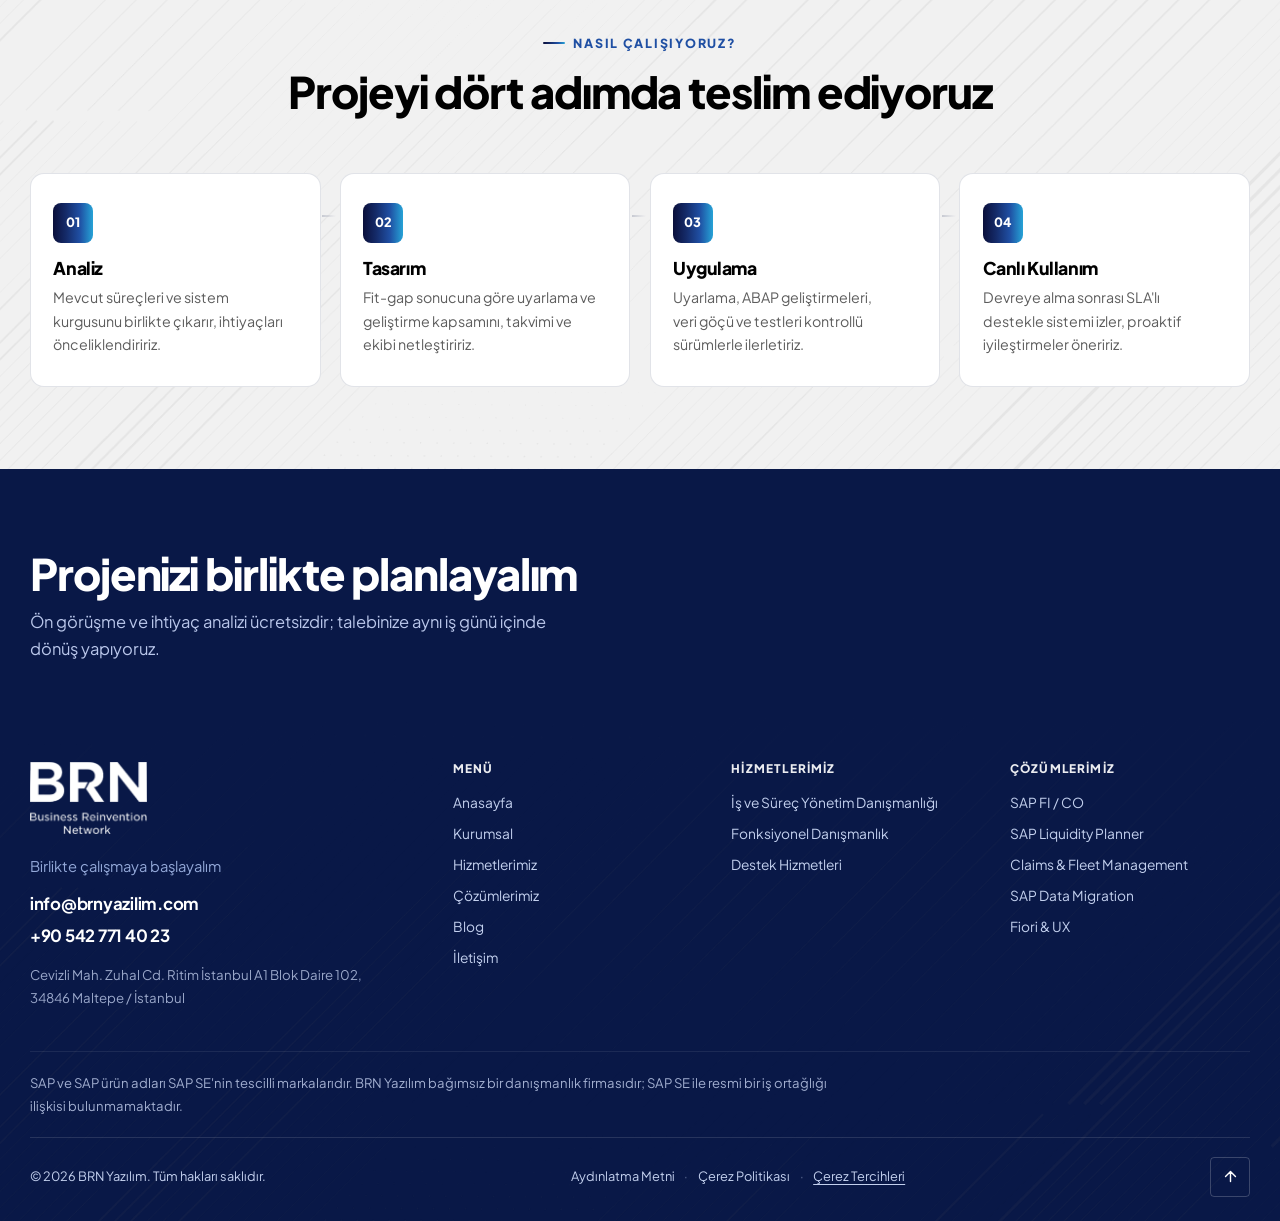
<file: hakkimizda.html>
<!DOCTYPE html>
<html lang="tr" data-theme="light">
<head>
<meta charset="UTF-8">
<script>document.documentElement.classList.add("js")</script>
<meta name="viewport" content="width=device-width, initial-scale=1">
<title data-i18n="ab.metaTitle">Hakkımızda | BRN Yazılım</title>
<meta name="description" data-i18n-attr="content" data-i18n="ab.metaDesc" content="BRN Yazılım; işletmelerin finansal süreçlerini dijitalleştirmek ve verimliliği artırmak için kurulmuş, SAP finansal çözümler alanında uzman bir danışmanlık firmasıdır.">
<meta name="theme-color" content="#091847">
<link rel="canonical" href="https://www.brnyazilim.com/hakkimizda.html">
<meta property="og:type" content="website">
<meta property="og:site_name" content="BRN Yazılım">
<meta property="og:locale" content="tr_TR">
<meta property="og:url" content="https://www.brnyazilim.com/hakkimizda.html">
<meta property="og:title" content="Hakkımızda | BRN Yazılım">
<meta property="og:description" content="BRN Yazılım; işletmelerin finansal süreçlerini dijitalleştirmek ve verimliliği artırmak için kurulmuş, SAP finansal çözümler alanında uzman bir danışmanlık firmasıdır.">
<meta property="og:image" content="https://www.brnyazilim.com/assets/og-image.jpg">
<meta property="og:image:width" content="1200">
<meta property="og:image:height" content="630">
<meta name="twitter:card" content="summary_large_image">
<link rel="icon" href="assets/favicon.svg" type="image/svg+xml">
<link rel="preconnect" href="https://fonts.googleapis.com">
<link rel="preconnect" href="https://fonts.gstatic.com" crossorigin>
<link href="https://fonts.googleapis.com/css2?family=Plus+Jakarta+Sans:wght@300;400;500;600;700;800&display=swap" rel="stylesheet">
<link rel="stylesheet" href="css/style.css?v=20260924e">
</head>
<body>

<a class="skip-link" href="#main" data-i18n="a11y.skip">İçeriğe geç</a>
<div data-layout="header"></div>

<main id="main">

<section class="page-hero page-hero-center">
  <div class="hero-bg" aria-hidden="true">
    <div class="hero-grid"></div>
    <div class="orb orb-3"></div>
  </div>
  <div class="container">
    <nav class="crumbs" aria-label="Breadcrumb">
      <a href="index.html" data-i18n="nav.home">Anasayfa</a>
      <span aria-hidden="true">/</span>
      <span class="here" data-i18n="nav.about">Kurumsal</span>
    </nav>
    <h1 data-i18n="ab.title">Hakkımızda</h1>
    <p class="lead" data-i18n="ab.lead">Finansal süreçleri dijitalleştiren, verimliliği artıran ve sürdürülebilir büyümeyi destekleyen bir ERP finansal çözümler danışmanlık firmasıyız.</p>
  </div>
</section>

<!-- Kuruluş hikâyesi -->
<section class="section section-tight">
  <div class="container split">
    <div class="split-copy reveal">
      <span class="eyebrow" data-i18n="ab.s1.eyebrow">Biz kimiz?</span>
      <h2 data-i18n="ab.s1.h">ERP ve SAP finansal çözümlerinde uzman danışmanlık firması</h2>
      <p data-i18n="ab.s1.p1">BRN Yazılım işletmelerin finansal süreçlerini dijitalleştirmek, verimliliği artırmak ve sürdürülebilir büyümeyi desteklemek amacıyla kurulmuş, ERP Finansal Çözümler alanında uzman bir danışmanlık firmasıdır. Kuruluşundan bu yana farklı sektörlerdeki şirketlerin muhasebe, finans ve hazine sistemlerini başarıyla hayata geçirmiş, operasyonlarını daha etkin yönetmelerine katkı sağlamıştır.</p>
      <p data-i18n="ab.s1.p2">BRN Yazılım müşterilerinin finansal çözümler ve ürün geliştirmeleri anlamında her türlü bilişim gereksinimlerini karşılamaya yönelik kurulmuş, Türkiye'nin önde gelen firmalarının muhasebe, finans ve hazine sistemlerini kurmuş ve süreç iyileştirme projeleri teslim etmiş bir ERP yazılım danışmanlık firmasıdır.</p>
      <p data-i18n="ab.s1.p3">SAP'nin finansal çözümleri ile işletmenin tüm süreçlerini kapsayacak SAP uygulamalarıyla ilgili danışmanlık hizmeti vermektedir. SAP Uygulama Danışmanlığı proje bazlı yürütülen, müşteri ihtiyaç belirlemesinden sistemin etkin olarak kullanımına kadar verilen hizmeti içermektedir.</p>
      <p data-i18n="ab.s1.certLead">Alanında sertifikalı ve deneyimli danışman kadromuz ile aşağıdaki çözümleri sunuyoruz:</p>
      <ul class="tick">
        <li data-i18n="ab.sol1">SAP FI (Finansal Muhasebe)</li>
        <li data-i18n="ab.sol2">SAP CO (Maliyet Muhasebesi)</li>
        <li data-i18n="ab.sol3">SAP TRM (Treasury and Risk Management)</li>
        <li data-i18n="ab.sol4">SAP Claims Management (Hasar ve Poliçe Yönetimi)</li>
        <li data-i18n="ab.sol5">SAP Fleet Management / VMS (Araç ve filo yönetimi çözümleri)</li>
        <li data-i18n="ab.sol6">SAP FSCM (Finansal Tedarik Zinciri Yönetimi)</li>
        <li data-i18n="ab.sol7">SAP Data Migration, LSMW, IDoc</li>
        <li data-i18n="ab.sol8">UFRS &amp; TFRS raporlama çözümleri</li>
        <li data-i18n="ab.sol9">Fiori tabanlı finansal ekranlar ve kullanıcı deneyimi geliştirmeleri</li>
      </ul>
      <div class="split-note" data-i18n="ab.s1.ref">İsmi geçen tüm çözümler konusunda başarılı proje referanslarına sahibiz.</div>
      <p data-i18n="ab.s1.aim">Her projede amacımız; müşteri ihtiyaçlarını doğru analiz ederek, teknoloji ile iş süreçlerini birleştirmek, hızlı ve kalıcı fayda sağlayan çözümler geliştirmektir.</p>
      <p data-i18n="ab.s1.close">BRN Yazılım güvenilirliği, uzmanlığı ve yenilikçi yaklaşımıyla; kaliteden ödün vermeden müşterilerine değer katmaya devam etmektedir.</p>
    </div>

    <div class="split-visual reveal" data-delay="120">
      <figure class="about-photo"><img src="assets/about-1.jpg" width="1200" height="675" loading="lazy" alt="" aria-hidden="true"></figure>
      <div class="stat-card">
        <span class="stat-num"><span class="count" data-count="20">0</span>+</span>
        <p data-i18n="stats.1">yıllık SAP proje tecrübesi</p>
      </div>
      <div class="stat-card alt">
        <span class="stat-num"><span class="count" data-count="150">0</span>+</span>
        <p data-i18n="stats.2">tamamlanmış uyarlama ve geliştirme</p>
      </div>
      <div class="stat-card">
        <span class="stat-num"><span class="count" data-count="9">0</span></span>
        <p data-i18n="stats.3">farklı sektörde referans</p>
      </div>
    </div>
  </div>
</section>

<!-- Misyon / vizyon / değerler -->
<section class="section section-soft">
  <div class="container">
    <header class="sec-head sec-head-center reveal">
      <span class="eyebrow" data-i18n="ab.vmv.eyebrow">Yaklaşımımız</span>
      <h2 data-i18n="ab.vmv.title">Nasıl düşünüyor, neye göre karar veriyoruz?</h2>
    </header>

    <div class="vmv">
      <article class="vmv-card reveal">
        <div class="vmv-mark"><svg viewBox="0 0 24 24"><circle cx="12" cy="12" r="9"/><circle cx="12" cy="12" r="4"/><path d="M12 3v3M12 18v3M3 12h3M18 12h3"/></svg></div>
        <h3 data-i18n="ab.mission.t">Misyonumuz</h3>
        <p data-i18n="ab.mission.d">İşletmeleri, teknolojinin hızla gerçekleşen sürekli değişimine en hızlı ve en kolay fayda sağlayacak şekilde adapte eden, öncü ve yüksek kaliteli teknoloji servisleri sunmak.</p>
      </article>

      <article class="vmv-card dark reveal" data-delay="90">
        <div class="vmv-mark"><svg viewBox="0 0 24 24"><path d="M2 12s3.6-7 10-7 10 7 10 7-3.6 7-10 7-10-7-10-7z"/><circle cx="12" cy="12" r="3"/></svg></div>
        <h3 data-i18n="ab.vision.t">Vizyonumuz</h3>
        <p data-i18n="ab.vision.d">Finansal dönüşüm gündemi olan her şirketin ilk aradığı ERP danışmanlık firması olmak; kaliteden ödün vermeden kalıcı değer üretmeye devam etmek.</p>
      </article>

      <article class="vmv-card reveal" data-delay="180">
        <div class="vmv-mark"><svg viewBox="0 0 24 24"><path d="M12 21s-7-4.5-7-10a7 7 0 1114 0c0 5.5-7 10-7 10z"/><path d="M9 11l2 2 4-4"/></svg></div>
        <h3 data-i18n="ab.values.t">Değerlerimiz</h3>
        <p data-i18n="ab.values.d">Güvenilirlik, uzmanlık ve yenilikçilik. Taahhüt ettiğimiz kapsamı zamanında teslim eder, riski erken paylaşır, çözümü birlikte üretiriz.</p>
      </article>
    </div>
  </div>
</section>

<!-- Neden biz -->
<section class="section">
  <div class="container split rev">
    <div class="split-copy reveal">
      <span class="eyebrow" data-i18n="about.eyebrow">Neden BRN?</span>
      <h2 data-i18n="about.title">Finansın dilini de, SAP'nin dilini de konuşuyoruz</h2>
      <p data-i18n="about.p1">BRN Yazılım müşterilerinin finansal çözümler ve ürün geliştirmeleri anlamında her türlü bilişim gereksinimlerini karşılamaya yönelik kurulmuş, Türkiye'nin önde gelen firmalarının muhasebe, finans ve hazine sistemlerini kurmuş ve süreç iyileştirme projeleri teslim etmiş bir ERP yazılım danışmanlık firmasıdır.</p>

      <div class="why-list">
        <div class="why">
          <span class="why-no">01</span>
          <div><h4 data-i18n="about.w1.t">Sertifikalı uzman kadro</h4><p data-i18n="about.w1.d">SAP FI, CO/PS, TRM, RE, FM, FSCM, BPC ve ABAP alanlarında referanslı danışmanlar.</p></div>
        </div>
        <div class="why">
          <span class="why-no">02</span>
          <div><h4 data-i18n="about.w2.t">Uçtan uca sorumluluk</h4><p data-i18n="about.w2.d">İhtiyaç analizinden canlıya geçişe ve sonrasındaki desteğe kadar tek muhatap.</p></div>
        </div>
        <div class="why">
          <span class="why-no">03</span>
          <div><h4 data-i18n="about.w3.t">Ölçülebilir fayda</h4><p data-i18n="about.w3.d">Kapanış süresi, nakit görünürlüğü ve manuel iş yükünde somut iyileşme hedefleriyle çalışırız.</p></div>
        </div>
      </div>
    </div>

    <div class="split-visual reveal" data-delay="120">
      <div class="about-photo-grid">
        <figure><img src="assets/hk2.jpg" width="280" height="266" loading="lazy" alt="" aria-hidden="true"></figure>
        <figure><img src="assets/hk3.jpg" width="280" height="266" loading="lazy" alt="" aria-hidden="true"></figure>
      </div>
      <div class="quote">
        <svg viewBox="0 0 24 24" aria-hidden="true"><path d="M7 7h4v4c0 3-1.5 5-4 6V7zm9 0h4v4c0 3-1.5 5-4 6V7z"/></svg>
        <p data-i18n="about.quote">"Her projede amacımız; müşteri ihtiyaçlarını doğru analiz ederek teknoloji ile iş süreçlerini birleştirmek, hızlı ve kalıcı fayda sağlayan çözümler geliştirmektir."</p>
      </div>
      <div class="mini-card"><span class="mini-label" data-i18n="ab.m1">Proje teslim disiplini</span><strong data-i18n="ab.m1v">Takvime bağlı</strong><div class="mini-bar"><i style="--w:92%"></i></div></div>
      <div class="mini-card"><span class="mini-label" data-i18n="ab.m2">Destek yanıt süresi</span><strong data-i18n="ab.m2v">SLA kapsamında</strong><div class="mini-bar"><i style="--w:88%"></i></div></div>
    </div>
  </div>
</section>

<!-- Süreç -->
<section class="section section-dark">
  <div class="container">
    <header class="sec-head sec-head-center reveal">
      <span class="eyebrow" data-i18n="proc.eyebrow">Nasıl çalışıyoruz?</span>
      <h2 data-i18n="proc.title">Projeyi dört adımda teslim ediyoruz</h2>
    </header>
    <ol class="steps">
      <li class="step reveal"><span class="step-no">01</span><h3 data-i18n="proc.s1.t">Analiz</h3><p data-i18n="proc.s1.d">Mevcut süreçleri ve sistem kurgusunu birlikte çıkarır, ihtiyaçları önceliklendiririz.</p></li>
      <li class="step reveal" data-delay="90"><span class="step-no">02</span><h3 data-i18n="proc.s2.t">Tasarım</h3><p data-i18n="proc.s2.d">Fit-gap sonucuna göre uyarlama ve geliştirme kapsamını, takvimi ve ekibi netleştiririz.</p></li>
      <li class="step reveal" data-delay="180"><span class="step-no">03</span><h3 data-i18n="proc.s3.t">Uygulama</h3><p data-i18n="proc.s3.d">Uyarlama, ABAP geliştirmeleri, veri göçü ve testleri kontrollü sürümlerle ilerletiriz.</p></li>
      <li class="step reveal" data-delay="270"><span class="step-no">04</span><h3 data-i18n="proc.s4.t">Canlı Kullanım</h3><p data-i18n="proc.s4.d">Devreye alma sonrası SLA'lı destekle sistemi izler, proaktif iyileştirmeler öneririz.</p></li>
    </ol>
  </div>
</section>

<!-- CTA -->
<section class="cta-band">
  <div class="container cta-inner reveal">
    <div>
      <h2 data-i18n="cta.title">Projenizi birlikte planlayalım</h2>
      <p data-i18n="cta.sub">Ön görüşme ve ihtiyaç analizi ücretsizdir; talebinize aynı iş günü içinde dönüş yapıyoruz.</p>
    </div>
  </div>
</section>

</main>

<div data-layout="footer"></div>

<script src="js/layout.js?v=20260924e"></script>
<script src="js/i18n.js?v=20260924e"></script>
<script src="js/main.js?v=20260924e"></script>
</body>
</html>
</file>
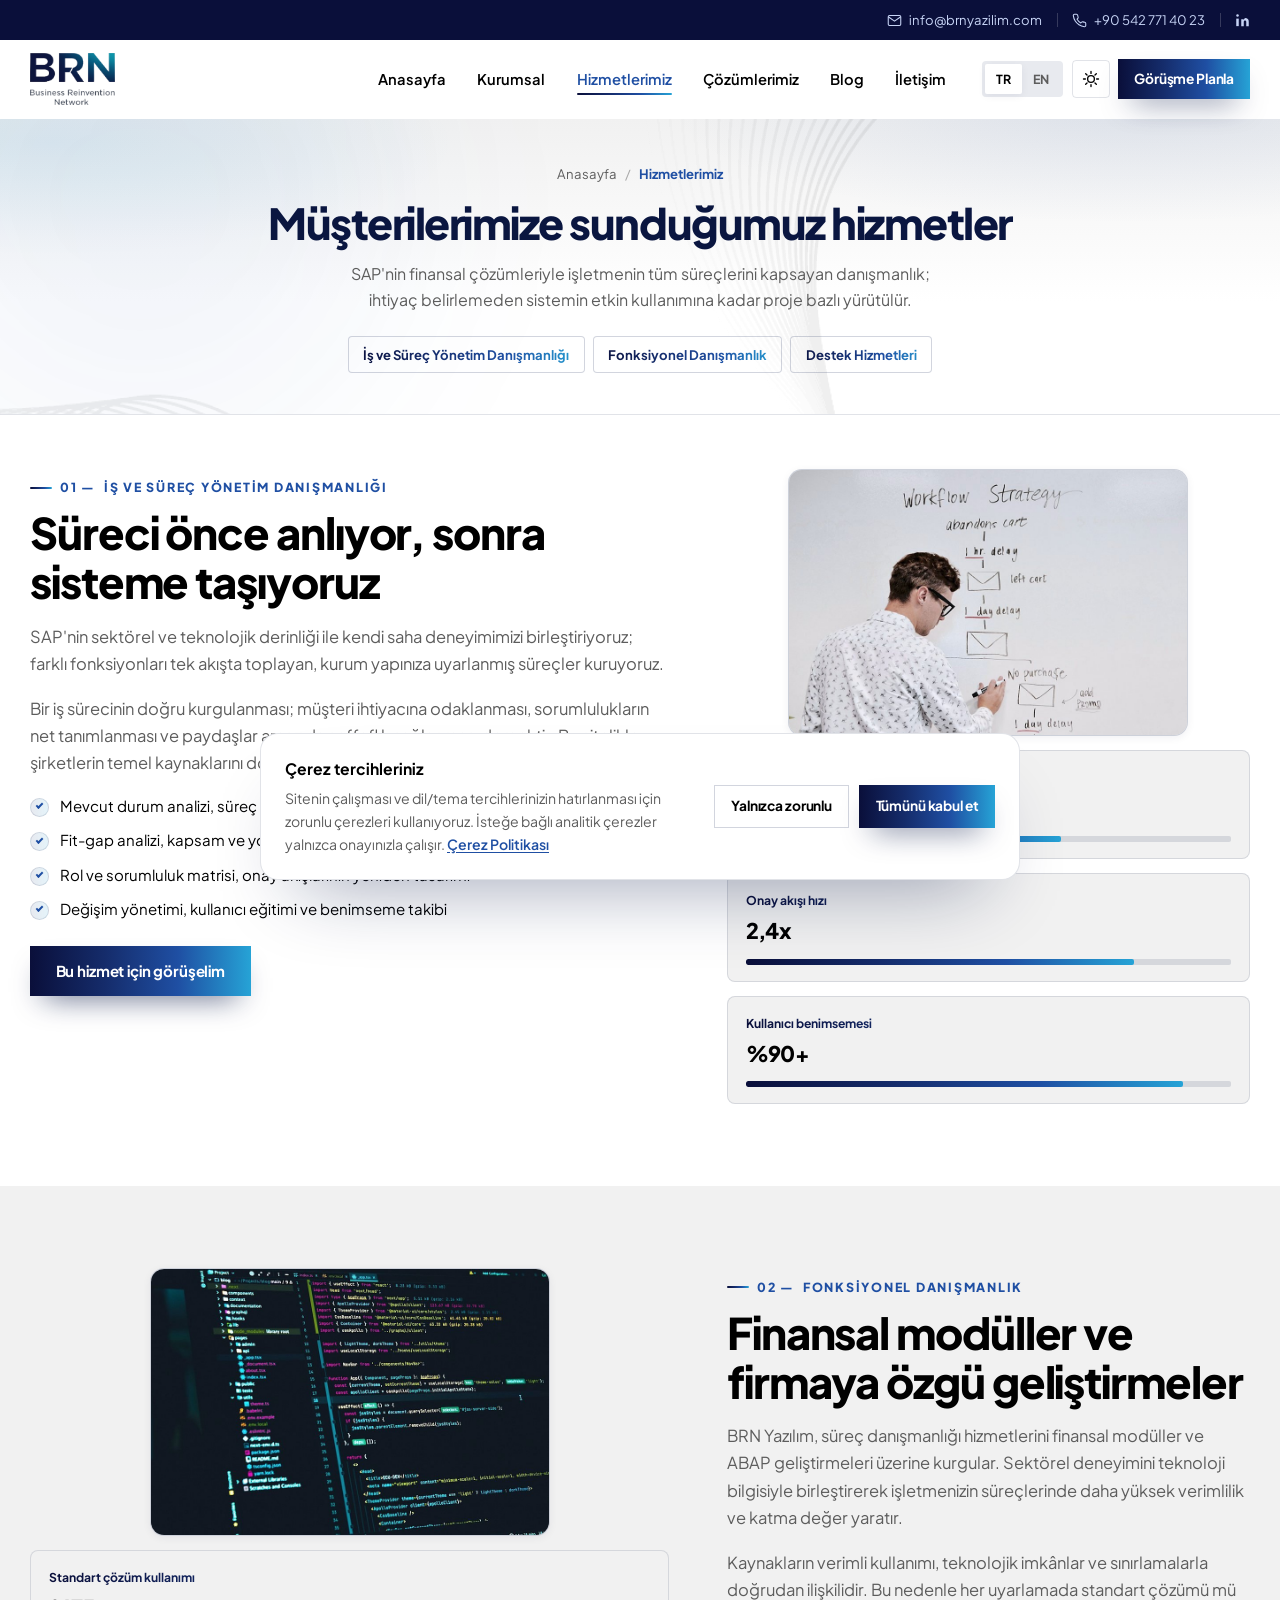
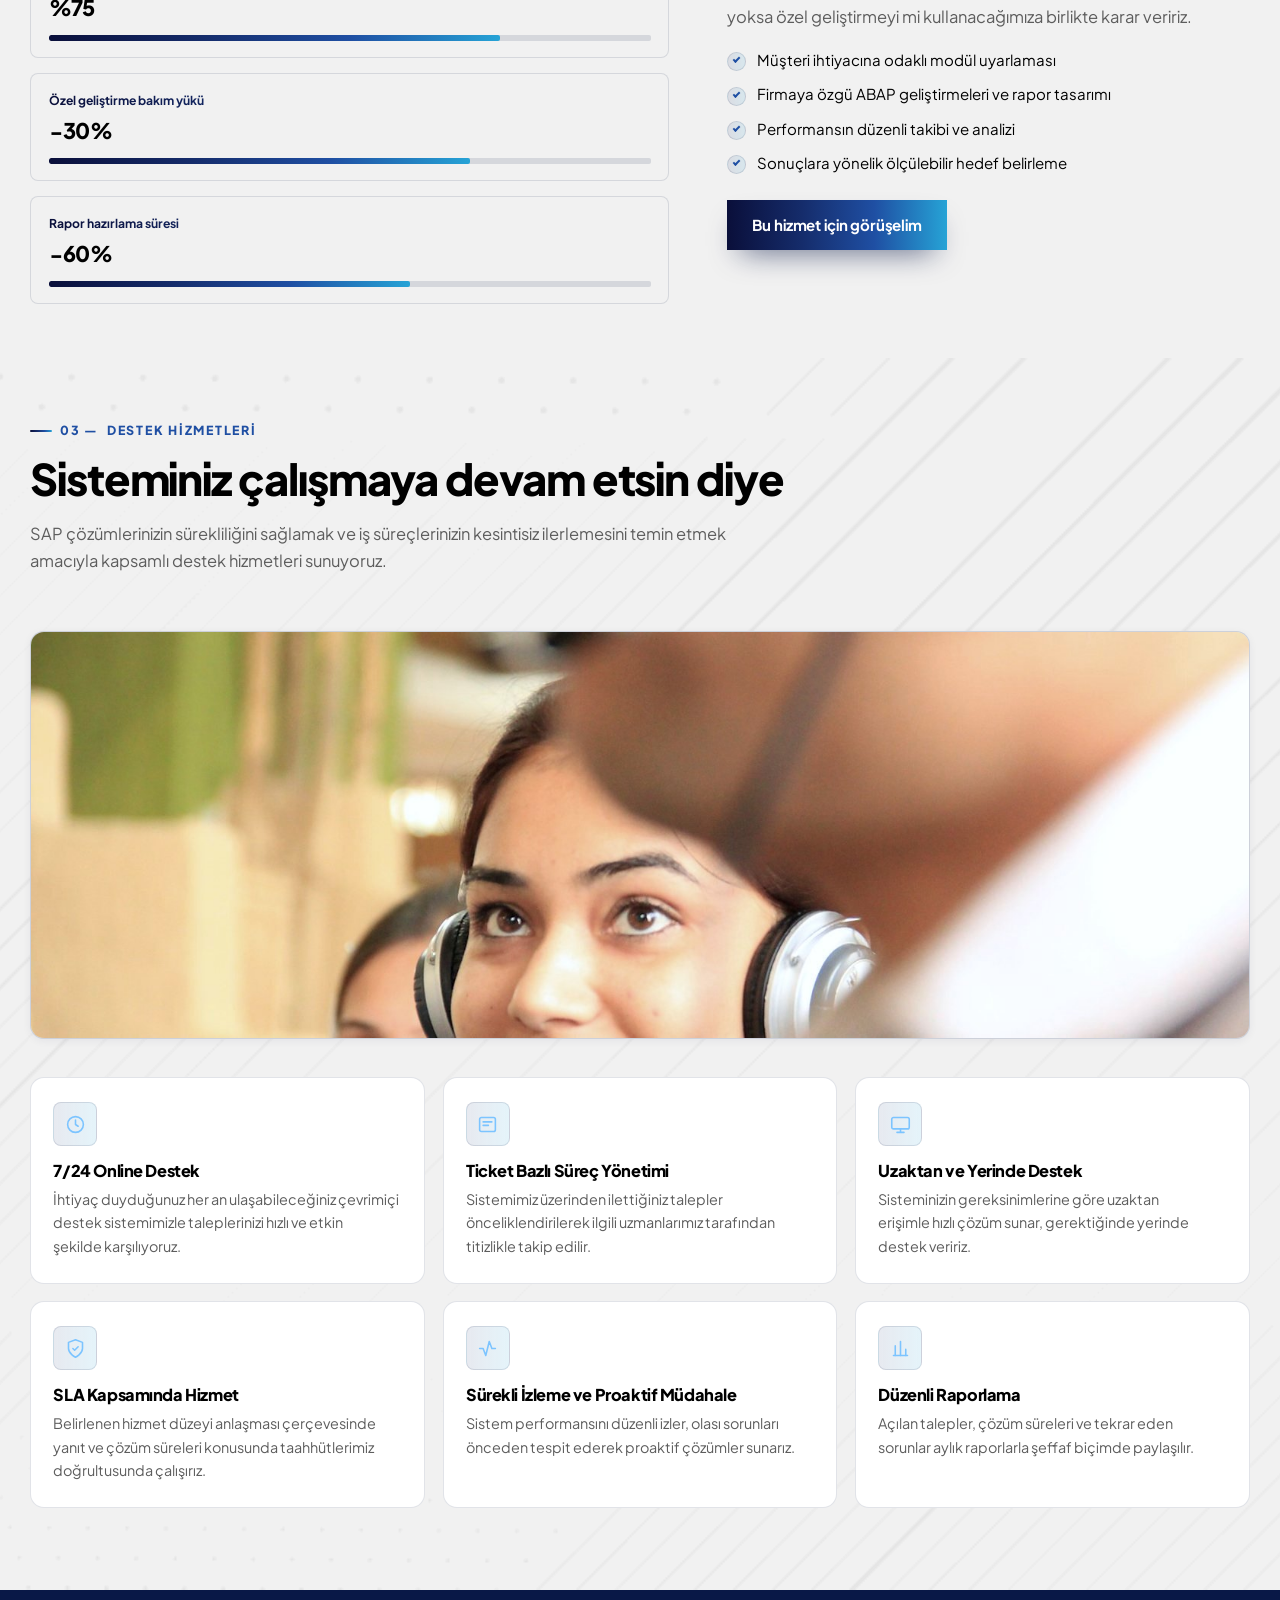
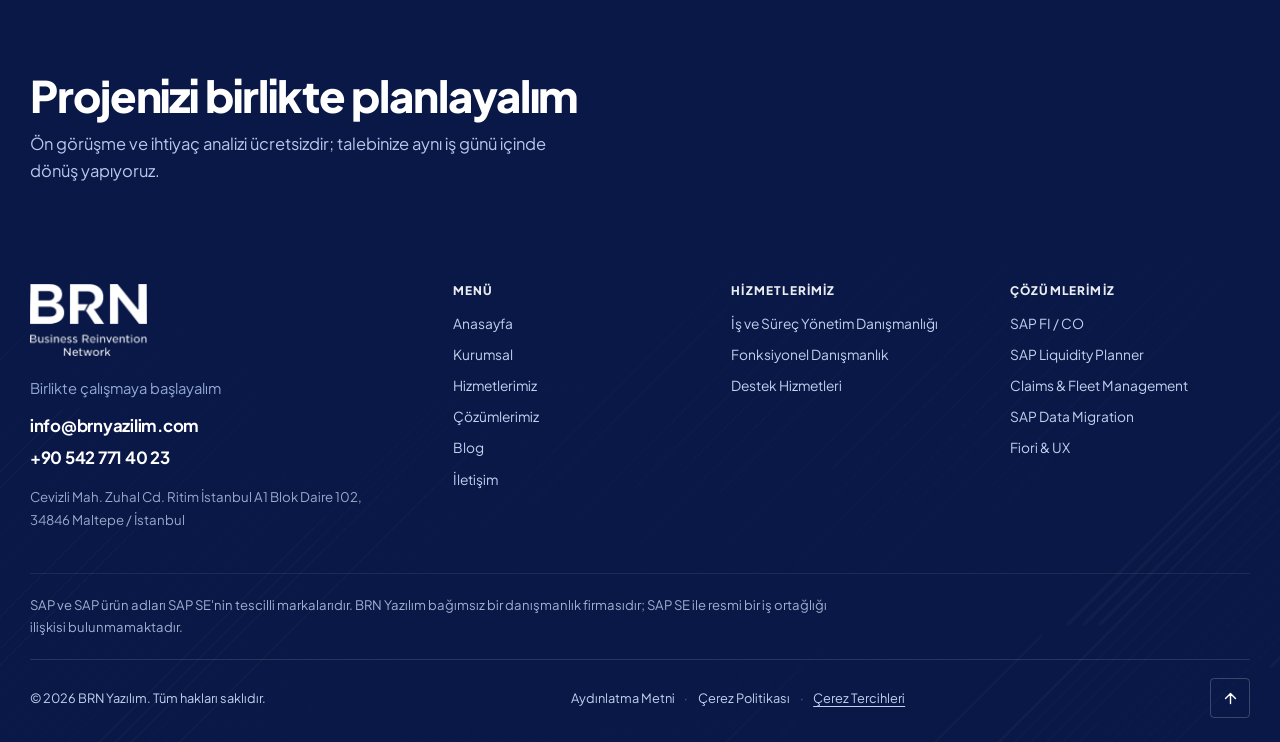
<file: hizmetler.html>
<!DOCTYPE html>
<html lang="tr" data-theme="light">
<head>
<meta charset="UTF-8">
<script>document.documentElement.classList.add("js")</script>
<meta name="viewport" content="width=device-width, initial-scale=1">
<title data-i18n="hz.metaTitle">Hizmetlerimiz | BRN Yazılım</title>
<meta name="description" data-i18n-attr="content" data-i18n="hz.metaDesc" content="İş ve süreç yönetim danışmanlığı, fonksiyonel danışmanlık ve SLA kapsamında 7/24 SAP destek hizmetleri.">
<meta name="theme-color" content="#091847">
<link rel="canonical" href="https://www.brnyazilim.com/hizmetler.html">
<meta property="og:type" content="website">
<meta property="og:site_name" content="BRN Yazılım">
<meta property="og:locale" content="tr_TR">
<meta property="og:url" content="https://www.brnyazilim.com/hizmetler.html">
<meta property="og:title" content="Hizmetlerimiz | BRN Yazılım">
<meta property="og:description" content="İş ve süreç yönetim danışmanlığı, fonksiyonel danışmanlık ve SLA kapsamında 7/24 SAP destek hizmetleri.">
<meta property="og:image" content="https://www.brnyazilim.com/assets/og-image.jpg">
<meta property="og:image:width" content="1200">
<meta property="og:image:height" content="630">
<meta name="twitter:card" content="summary_large_image">
<link rel="icon" href="assets/favicon.svg" type="image/svg+xml">
<link rel="preconnect" href="https://fonts.googleapis.com">
<link rel="preconnect" href="https://fonts.gstatic.com" crossorigin>
<link href="https://fonts.googleapis.com/css2?family=Plus+Jakarta+Sans:wght@300;400;500;600;700;800&display=swap" rel="stylesheet">
<link rel="stylesheet" href="css/style.css?v=20260924e">
</head>
<body>

<a class="skip-link" href="#main" data-i18n="a11y.skip">İçeriğe geç</a>
<div data-layout="header"></div>

<main id="main">

<section class="page-hero page-hero-center">
  <div class="hero-bg" aria-hidden="true">
    <div class="hero-grid"></div>
    <div class="orb orb-3"></div>
  </div>
  <div class="container">
    <nav class="crumbs" aria-label="Breadcrumb">
      <a href="index.html" data-i18n="nav.home">Anasayfa</a>
      <span aria-hidden="true">/</span>
      <span class="here" data-i18n="nav.services">Hizmetlerimiz</span>
    </nav>
    <h1 data-i18n="services.title">Müşterilerimize sunduğumuz hizmetler</h1>
    <p class="lead" data-i18n="services.sub">SAP'nin finansal çözümleriyle işletmenin tüm süreçlerini kapsayan danışmanlık; ihtiyaç belirlemeden sistemin etkin kullanımına kadar proje bazlı yürütülür.</p>
    <div class="chips">
      <a class="chip" href="#surec" data-i18n="svc.1.t">İş ve Süreç Yönetim Danışmanlığı</a>
      <a class="chip" href="#fonksiyonel" data-i18n="svc.2.t">Fonksiyonel Danışmanlık</a>
      <a class="chip" href="#destek" data-i18n="svc.3.t">Destek Hizmetleri</a>
    </div>
  </div>
</section>

<!-- 01 · İş ve süreç yönetim danışmanlığı -->
<section class="section section-tight" id="surec">
  <div class="container split">
    <div class="split-copy reveal">
      <span class="eyebrow">01 — <span data-i18n="svc.1.t">İş ve Süreç Yönetim Danışmanlığı</span></span>
      <h2 data-i18n="hz.s1.h">Süreci önce anlıyor, sonra sisteme taşıyoruz</h2>
      <p data-i18n="hz.s1.p1">SAP'nin sektörel ve teknolojik derinliği ile kendi saha deneyimimizi birleştiriyoruz; farklı fonksiyonları tek akışta toplayan, kurum yapınıza uyarlanmış süreçler kuruyoruz.</p>
      <p data-i18n="hz.s1.p2">Bir iş sürecinin doğru kurgulanması; müşteri ihtiyacına odaklanması, sorumlulukların net tanımlanması ve paydaşlar arasında şeffaflık sağlanması demektir. Bu nitelikler, şirketlerin temel kaynaklarını doğru ve etkili kullanabilmesine olanak tanır.</p>
      <ul class="tick">
        <li data-i18n="hz.s1.l1">Mevcut durum analizi, süreç haritalama ve darboğaz tespiti</li>
        <li data-i18n="hz.s1.l2">Fit-gap analizi, kapsam ve yol haritası oluşturma</li>
        <li data-i18n="hz.s1.l3">Rol ve sorumluluk matrisi, onay akışlarının yeniden tasarımı</li>
        <li data-i18n="hz.s1.l4">Değişim yönetimi, kullanıcı eğitimi ve benimseme takibi</li>
      </ul>
      <a class="btn btn-primary" href="iletisim.html" data-i18n="hz.cta">Bu hizmet için görüşelim</a>
    </div>

    <div class="split-visual reveal" data-delay="120">
      <figure class="tp-photo"><img src="assets/svc-surec.jpg" width="900" height="600" loading="lazy"
           data-i18n-attr="alt" data-i18n="hz.alt1" alt="Süreç tasarımı çalıştayı"></figure>
      <div class="mini-card"><span class="mini-label" data-i18n="hz.s1.m1">Süreç adımlarında sadeleşme</span><strong>−35%</strong><div class="mini-bar"><i style="--w:65%"></i></div></div>
      <div class="mini-card"><span class="mini-label" data-i18n="hz.s1.m2">Onay akışı hızı</span><strong>2,4x</strong><div class="mini-bar"><i style="--w:80%"></i></div></div>
      <div class="mini-card"><span class="mini-label" data-i18n="hz.s1.m3">Kullanıcı benimsemesi</span><strong>%90+</strong><div class="mini-bar"><i style="--w:90%"></i></div></div>
    </div>
  </div>
</section>

<!-- 02 · Fonksiyonel danışmanlık -->
<section class="section section-soft" id="fonksiyonel">
  <div class="container split rev">
    <div class="split-copy reveal">
      <span class="eyebrow">02 — <span data-i18n="svc.2.t">Fonksiyonel Danışmanlık</span></span>
      <h2 data-i18n="hz.s2.h">Finansal modüller ve firmaya özgü geliştirmeler</h2>
      <p data-i18n="hz.s2.p1">BRN Yazılım, süreç danışmanlığı hizmetlerini finansal modüller ve ABAP geliştirmeleri üzerine kurgular. Sektörel deneyimini teknoloji bilgisiyle birleştirerek işletmenizin süreçlerinde daha yüksek verimlilik ve katma değer yaratır.</p>
      <p data-i18n="hz.s2.p2">Kaynakların verimli kullanımı, teknolojik imkânlar ve sınırlamalarla doğrudan ilişkilidir. Bu nedenle her uyarlamada standart çözümü mü yoksa özel geliştirmeyi mi kullanacağımıza birlikte karar veririz.</p>
      <ul class="tick">
        <li data-i18n="hz.s2.l1">Müşteri ihtiyacına odaklı modül uyarlaması</li>
        <li data-i18n="hz.s2.l2">Firmaya özgü ABAP geliştirmeleri ve rapor tasarımı</li>
        <li data-i18n="hz.s2.l3">Performansın düzenli takibi ve analizi</li>
        <li data-i18n="hz.s2.l4">Sonuçlara yönelik ölçülebilir hedef belirleme</li>
      </ul>
      <a class="btn btn-primary" href="iletisim.html" data-i18n="hz.cta">Bu hizmet için görüşelim</a>
    </div>

    <div class="split-visual reveal" data-delay="120">
      <figure class="tp-photo"><img src="assets/svc-fonksiyonel.jpg" width="900" height="600" loading="lazy"
           data-i18n-attr="alt" data-i18n="hz.alt2" alt="ABAP geliştirme ekranı"></figure>
      <div class="mini-card"><span class="mini-label" data-i18n="hz.s2.m1">Standart çözüm kullanımı</span><strong>%75</strong><div class="mini-bar"><i style="--w:75%"></i></div></div>
      <div class="mini-card"><span class="mini-label" data-i18n="hz.s2.m2">Özel geliştirme bakım yükü</span><strong>−30%</strong><div class="mini-bar"><i style="--w:70%"></i></div></div>
      <div class="mini-card"><span class="mini-label" data-i18n="hz.s2.m3">Rapor hazırlama süresi</span><strong>−60%</strong><div class="mini-bar"><i style="--w:60%"></i></div></div>
    </div>
  </div>
</section>

<!-- 03 · Destek hizmetleri -->
<section class="section section-dark" id="destek">
  <div class="container">
    <header class="sec-head reveal">
      <span class="eyebrow light">03 — <span data-i18n="svc.3.t">Destek Hizmetleri</span></span>
      <h2 data-i18n="hz.s3.h">Sisteminiz çalışmaya devam etsin diye</h2>
      <p class="sec-sub" data-i18n="hz.s3.p">SAP çözümlerinizin sürekliliğini sağlamak ve iş süreçlerinizin kesintisiz ilerlemesini temin etmek amacıyla kapsamlı destek hizmetleri sunuyoruz.</p>
    </header>

    <figure class="svc-banner reveal"><img src="assets/svc-destek.jpg" width="1600" height="533" loading="lazy"
         data-i18n-attr="alt" data-i18n="hz.alt3" alt="7/24 destek ekibi"></figure>

    <div class="feat-grid">
      <article class="feat reveal">
        <div class="feat-icon"><svg viewBox="0 0 24 24"><circle cx="12" cy="12" r="9"/><path d="M12 7v5l3 2"/></svg></div>
        <h3 data-i18n="hz.f1.t">7/24 Online Destek</h3>
        <p data-i18n="hz.f1.d">İhtiyaç duyduğunuz her an ulaşabileceğiniz çevrimiçi destek sistemimizle taleplerinizi hızlı ve etkin şekilde karşılıyoruz.</p>
      </article>
      <article class="feat reveal" data-delay="80">
        <div class="feat-icon"><svg viewBox="0 0 24 24"><rect x="3" y="4" width="18" height="16" rx="2"/><path d="M7 9h10M7 13h6"/></svg></div>
        <h3 data-i18n="hz.f2.t">Ticket Bazlı Süreç Yönetimi</h3>
        <p data-i18n="hz.f2.d">Sistemimiz üzerinden ilettiğiniz talepler önceliklendirilerek ilgili uzmanlarımız tarafından titizlikle takip edilir.</p>
      </article>
      <article class="feat reveal" data-delay="160">
        <div class="feat-icon"><svg viewBox="0 0 24 24"><rect x="2" y="4" width="20" height="13" rx="2"/><path d="M8 21h8M12 17v4"/></svg></div>
        <h3 data-i18n="hz.f3.t">Uzaktan ve Yerinde Destek</h3>
        <p data-i18n="hz.f3.d">Sisteminizin gereksinimlerine göre uzaktan erişimle hızlı çözüm sunar, gerektiğinde yerinde destek veririz.</p>
      </article>
      <article class="feat reveal" data-delay="240">
        <div class="feat-icon"><svg viewBox="0 0 24 24"><path d="M12 22s8-4 8-10V5l-8-3-8 3v7c0 6 8 10 8 10z"/><path d="M9 12l2 2 4-4"/></svg></div>
        <h3 data-i18n="hz.f4.t">SLA Kapsamında Hizmet</h3>
        <p data-i18n="hz.f4.d">Belirlenen hizmet düzeyi anlaşması çerçevesinde yanıt ve çözüm süreleri konusunda taahhütlerimiz doğrultusunda çalışırız.</p>
      </article>
      <article class="feat reveal" data-delay="320">
        <div class="feat-icon"><svg viewBox="0 0 24 24"><path d="M3 12h4l3 8 4-16 3 8h4"/></svg></div>
        <h3 data-i18n="hz.f5.t">Sürekli İzleme ve Proaktif Müdahale</h3>
        <p data-i18n="hz.f5.d">Sistem performansını düzenli izler, olası sorunları önceden tespit ederek proaktif çözümler sunarız.</p>
      </article>
      <article class="feat reveal" data-delay="400">
        <div class="feat-icon"><svg viewBox="0 0 24 24"><path d="M4 20h16"/><path d="M6 20V9M12 20V4M18 20v-7"/></svg></div>
        <h3 data-i18n="hz.f6.t">Düzenli Raporlama</h3>
        <p data-i18n="hz.f6.d">Açılan talepler, çözüm süreleri ve tekrar eden sorunlar aylık raporlarla şeffaf biçimde paylaşılır.</p>
      </article>
    </div>
  </div>
</section>

<!-- CTA -->
<section class="cta-band">
  <div class="container cta-inner reveal">
    <div>
      <h2 data-i18n="cta.title">Projenizi birlikte planlayalım</h2>
      <p data-i18n="cta.sub">Ön görüşme ve ihtiyaç analizi ücretsizdir; talebinize aynı iş günü içinde dönüş yapıyoruz.</p>
    </div>
  </div>
</section>

</main>

<div data-layout="footer"></div>

<script src="js/layout.js?v=20260924e"></script>
<script src="js/i18n.js?v=20260924e"></script>
<script src="js/main.js?v=20260924e"></script>
</body>
</html>
</file>
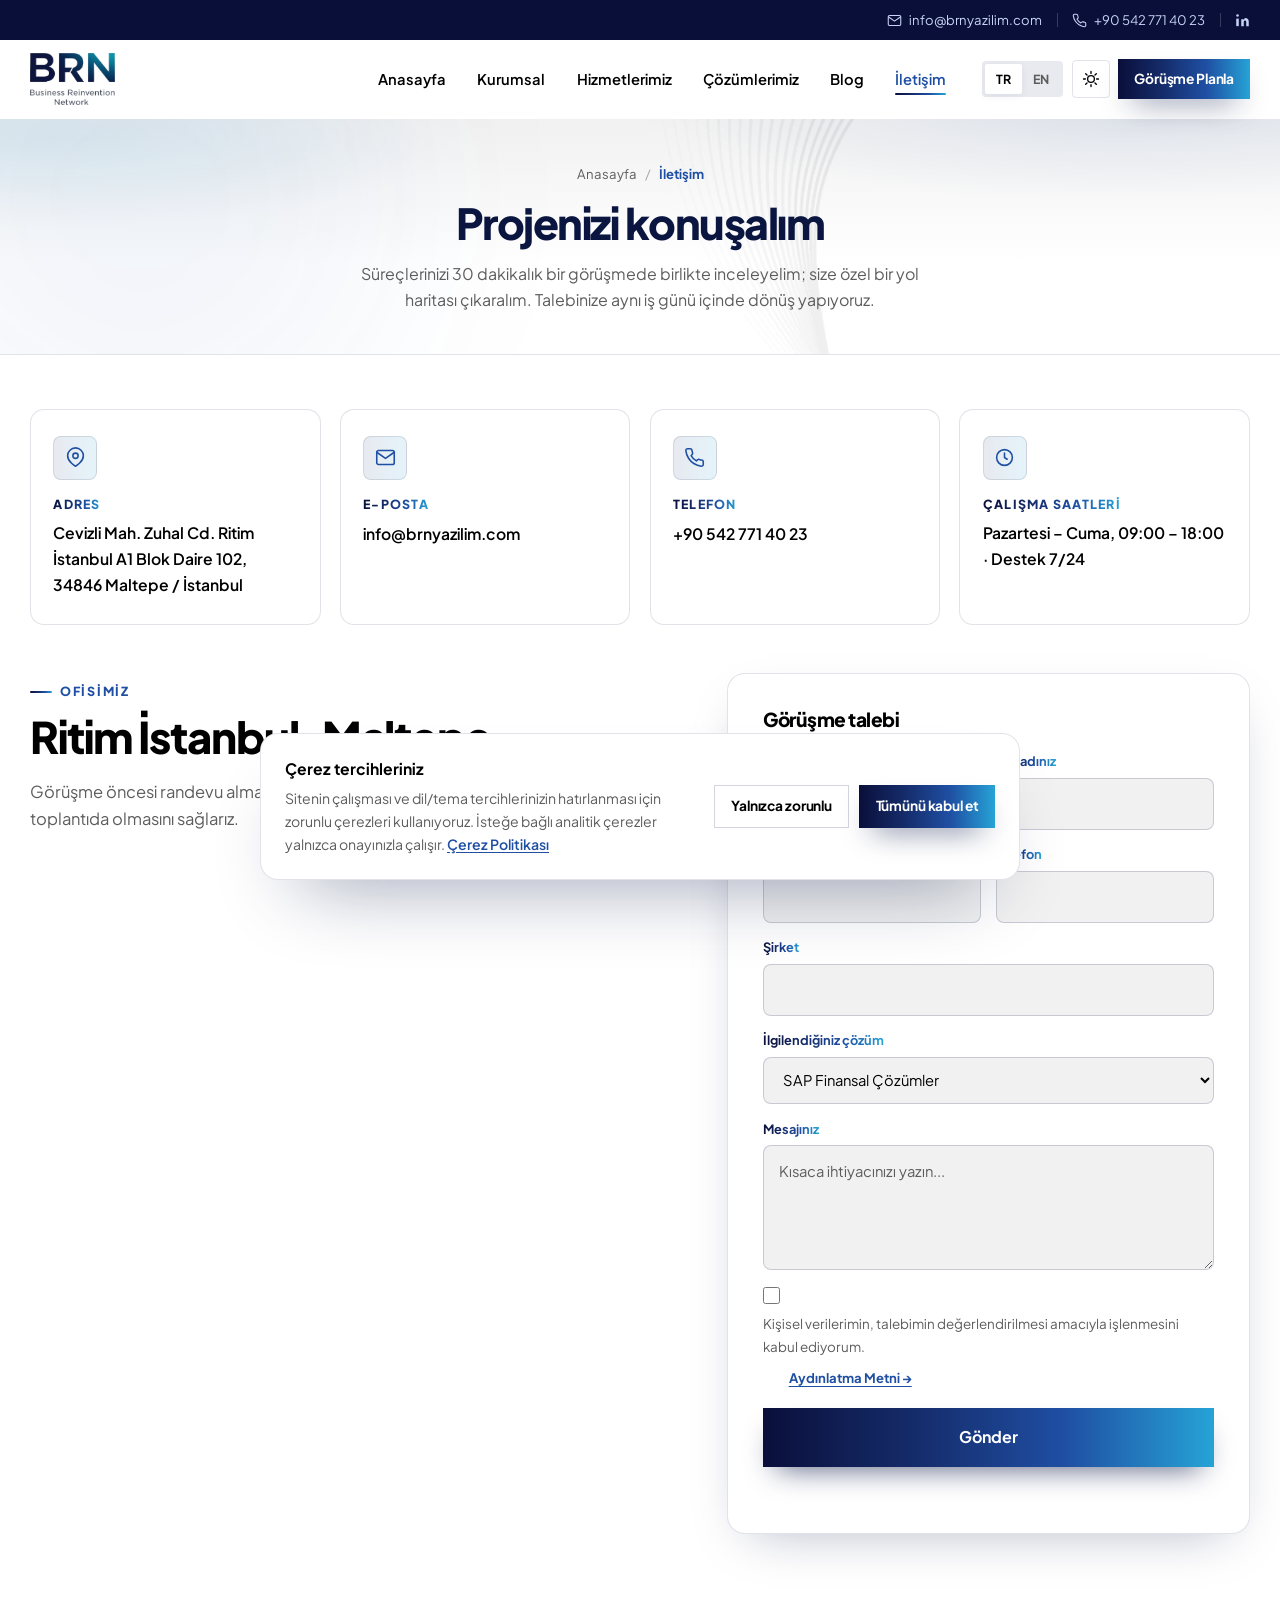
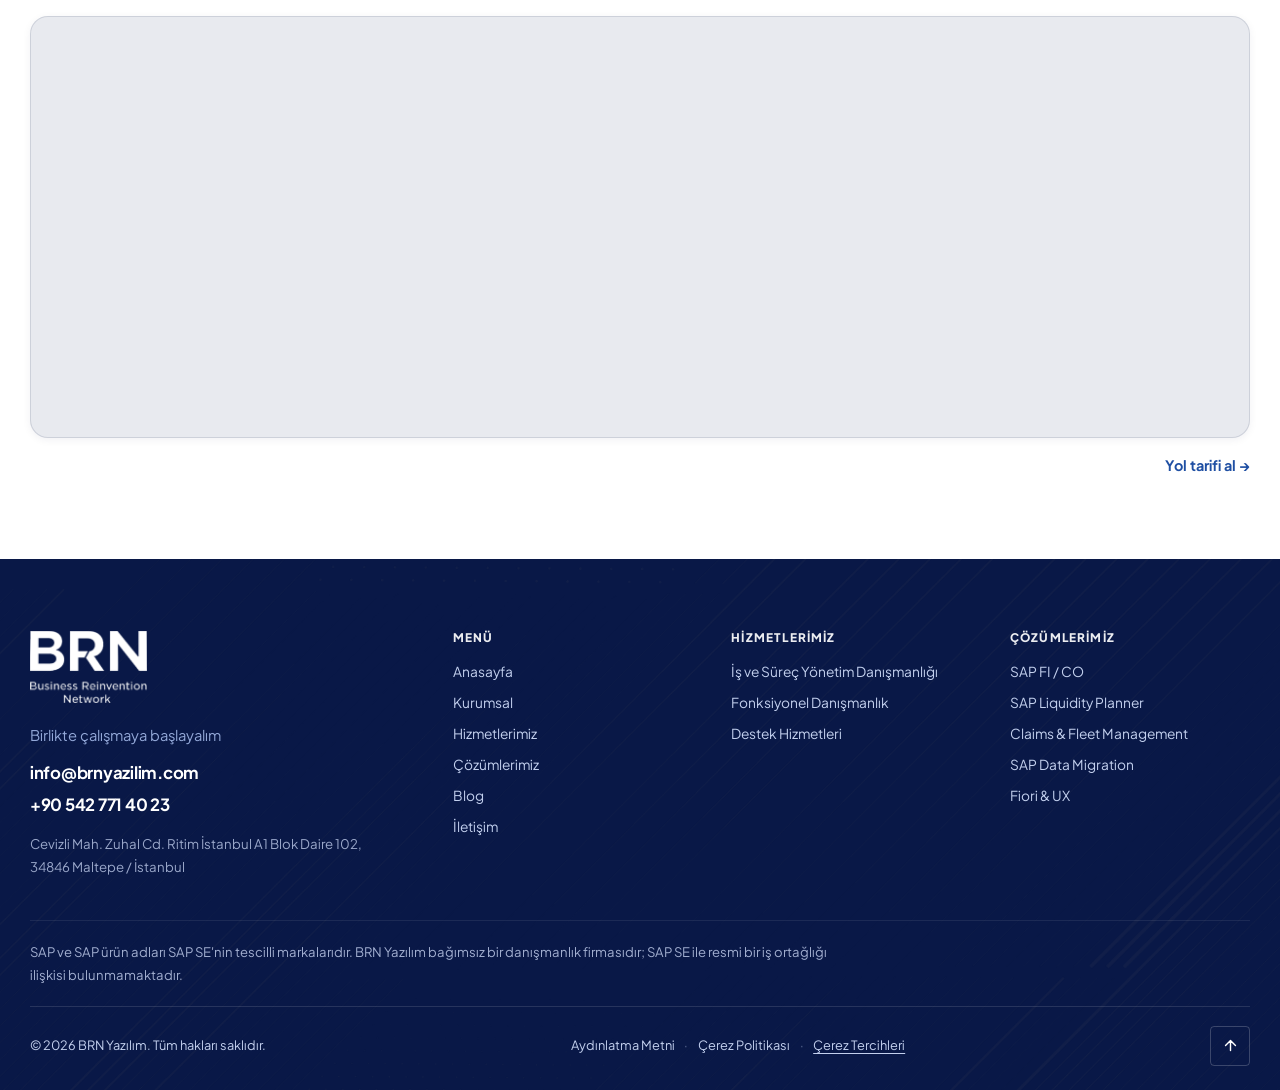
<file: iletisim.html>
<!DOCTYPE html>
<html lang="tr" data-theme="light">
<head>
<meta charset="UTF-8">
<script>document.documentElement.classList.add("js")</script>
<meta name="viewport" content="width=device-width, initial-scale=1">
<title data-i18n="il.metaTitle">İletişim | BRN Yazılım</title>
<meta name="description" data-i18n-attr="content" data-i18n="il.metaDesc" content="BRN Yazılım ile iletişime geçin: Ritim İstanbul, Maltepe / İstanbul — info@brnyazilim.com">
<meta name="theme-color" content="#091847">
<link rel="canonical" href="https://www.brnyazilim.com/iletisim.html">
<meta property="og:type" content="website">
<meta property="og:site_name" content="BRN Yazılım">
<meta property="og:locale" content="tr_TR">
<meta property="og:url" content="https://www.brnyazilim.com/iletisim.html">
<meta property="og:title" content="İletişim | BRN Yazılım">
<meta property="og:description" content="BRN Yazılım ile iletişime geçin: Ritim İstanbul, Maltepe / İstanbul — info@brnyazilim.com">
<meta property="og:image" content="https://www.brnyazilim.com/assets/og-image.jpg">
<meta property="og:image:width" content="1200">
<meta property="og:image:height" content="630">
<meta name="twitter:card" content="summary_large_image">
<link rel="icon" href="assets/favicon.svg" type="image/svg+xml">
<link rel="preconnect" href="https://fonts.googleapis.com">
<link rel="preconnect" href="https://fonts.gstatic.com" crossorigin>
<link href="https://fonts.googleapis.com/css2?family=Plus+Jakarta+Sans:wght@300;400;500;600;700;800&display=swap" rel="stylesheet">
<link rel="stylesheet" href="css/style.css?v=20260924e">
</head>
<body>

<a class="skip-link" href="#main" data-i18n="a11y.skip">İçeriğe geç</a>
<div data-layout="header"></div>

<main id="main">

<section class="page-hero page-hero-center">
  <div class="hero-bg" aria-hidden="true">
    <div class="hero-grid"></div>
    <div class="orb orb-3"></div>
  </div>
  <div class="container">
    <nav class="crumbs" aria-label="Breadcrumb">
      <a href="index.html" data-i18n="nav.home">Anasayfa</a>
      <span aria-hidden="true">/</span>
      <span class="here" data-i18n="nav.contact">İletişim</span>
    </nav>
    <h1 data-i18n="contact.title">Projenizi konuşalım</h1>
    <p class="lead" data-i18n="contact.sub">Süreçlerinizi 30 dakikalık bir görüşmede birlikte inceleyelim; size özel bir yol haritası çıkaralım. Talebinize aynı iş günü içinde dönüş yapıyoruz.</p>
  </div>
</section>

<section class="section section-tight">
  <div class="container">

    <div class="contact-cards">
      <article class="ccard reveal">
        <div class="feat-icon"><svg viewBox="0 0 24 24"><path d="M21 10c0 7-9 12-9 12s-9-5-9-12a9 9 0 0118 0z"/><circle cx="12" cy="10" r="3"/></svg></div>
        <strong data-i18n="contact.addrLabel">Adres</strong>
        <p>Cevizli Mah. Zuhal Cd. Ritim İstanbul A1 Blok Daire 102, 34846 Maltepe / İstanbul</p>
      </article>
      <article class="ccard reveal" data-delay="90">
        <div class="feat-icon"><svg viewBox="0 0 24 24"><rect x="2" y="4" width="20" height="16" rx="2"/><path d="M22 6l-10 7L2 6"/></svg></div>
        <strong data-i18n="contact.mailLabel">E-posta</strong>
        <a href="mailto:info@brnyazilim.com">info@brnyazilim.com</a>
      </article>
      <article class="ccard reveal" data-delay="135">
        <div class="feat-icon"><svg viewBox="0 0 24 24"><path d="M22 16.9v3a2 2 0 01-2.2 2 19.8 19.8 0 01-8.6-3 19.5 19.5 0 01-6-6A19.8 19.8 0 012.1 4.2 2 2 0 014.1 2h3a2 2 0 012 1.7c.1 1 .4 1.9.7 2.8a2 2 0 01-.5 2.1L8.1 9.9a16 16 0 006 6l1.3-1.2a2 2 0 012.1-.5c.9.3 1.8.6 2.8.7a2 2 0 011.7 2z"/></svg></div>
        <strong data-i18n="contact.phoneLabel">Telefon</strong>
        <a href="tel:+905427714023">+90 542 771 40 23</a>
      </article>
      <article class="ccard reveal" data-delay="180">
        <div class="feat-icon"><svg viewBox="0 0 24 24"><circle cx="12" cy="12" r="9"/><path d="M12 7v5l3 2"/></svg></div>
        <strong data-i18n="contact.hoursLabel">Çalışma saatleri</strong>
        <p data-i18n="contact.hours">Pazartesi – Cuma, 09:00 – 18:00 · Destek 7/24</p>
      </article>
    </div>

    <div class="split">
      <div class="split-copy reveal">
        <span class="eyebrow" data-i18n="il.mapEyebrow">Ofisimiz</span>
        <h2 data-i18n="il.mapTitle">Ritim İstanbul, Maltepe</h2>
        <p data-i18n="il.mapDesc">Görüşme öncesi randevu almanızı rica ederiz; böylece ilgili çözüm danışmanımızın da toplantıda olmasını sağlarız.</p>
      </div>

      <form class="form form-light reveal" data-delay="120" id="gorusmeForm" novalidate>
        <h3 data-i18n="form.title">Görüşme talebi</h3>
        <div class="row2">
          <div class="field">
            <label for="fname" data-i18n="form.fname">Adınız</label>
            <input type="text" id="fname" name="fname" required autocomplete="given-name">
            <small class="err" data-i18n="form.errReq">Bu alan zorunludur.</small>
          </div>
          <div class="field">
            <label for="lname" data-i18n="form.lname">Soyadınız</label>
            <input type="text" id="lname" name="lname" required autocomplete="family-name">
            <small class="err" data-i18n="form.errReq">Bu alan zorunludur.</small>
          </div>
        </div>
        <div class="row2">
          <div class="field">
            <label for="email" data-i18n="form.email">E-posta</label>
            <input type="email" id="email" name="email" required autocomplete="email">
            <small class="err" data-i18n="form.errMail">Geçerli bir e-posta girin.</small>
          </div>
          <div class="field">
            <label for="phone" data-i18n="form.phone">Telefon</label>
            <input type="tel" id="phone" name="phone" autocomplete="tel">
          </div>
        </div>
        <div class="field">
          <label for="company" data-i18n="il.company">Şirket</label>
          <input type="text" id="company" name="company" autocomplete="organization">
        </div>
        <div class="field">
          <label for="topic" data-i18n="form.topic">İlgilendiğiniz çözüm</label>
          <select id="topic" name="topic">
            <option data-i18n="sol.t1">SAP Finansal Çözümler</option>
            <option data-i18n="sol.t2">Nakit Yönetimi ve Planlama</option>
            <option data-i18n="sol.t3">Araç ve Poliçe Yönetimi</option>
            <option data-i18n="sol.t4">Süreç ve Veri Danışmanlığı</option>
            <option data-i18n="sol.t5">Fiori &amp; Kullanıcı Deneyimi</option>
            <option data-i18n="svc.3.t">Destek Hizmetleri</option>
          </select>
        </div>
        <div class="field">
          <label for="msg" data-i18n="form.msg">Mesajınız</label>
          <textarea id="msg" name="msg" rows="4" data-i18n-attr="placeholder" data-i18n="form.msgPh" placeholder="Kısaca ihtiyacınızı yazın..."></textarea>
        </div>
        <label class="check">
          <input type="checkbox" id="kvkk" required>
          <span data-i18n="form.kvkk">Kişisel verilerimin, talebimin değerlendirilmesi amacıyla işlenmesini kabul ediyorum.</span>
        <a class="check-link" href="aydinlatma-metni.html" target="_blank" rel="noopener" data-i18n="form.kvkkLink">Aydınlatma Metni →</a>
        </label>
        <button type="submit" class="btn btn-primary btn-block btn-lg" data-i18n="form.submit">Gönder</button>
        <p class="form-note" id="formNote" role="status" aria-live="polite"></p>
      </form>
    </div>

  </div>
</section>

<section class="section" style="padding-top:0">
  <div class="container">
    <div class="map reveal">
      <iframe
        title="BRN Yazılım ofis konumu"
        loading="lazy"
        referrerpolicy="no-referrer-when-downgrade"
        src="https://www.openstreetmap.org/export/embed.html?bbox=29.1500%2C40.9160%2C29.1675%2C40.9280&amp;layer=mapnik&amp;marker=40.92187%2C29.15862"></iframe>
    </div>
    <p class="map-fallback">
      <a href="https://www.google.com/maps/search/?api=1&amp;query=Ritim+%C4%B0stanbul+A1+Blok+Cevizli+Maltepe+%C4%B0stanbul" target="_blank" rel="noopener" data-i18n="il.mapLink">Yol tarifi al →</a>
    </p>
  </div>
</section>

</main>

<div data-layout="footer"></div>

<script src="js/layout.js?v=20260924e"></script>
<script src="js/i18n.js?v=20260924e"></script>
<script src="js/main.js?v=20260924e"></script>
</body>
</html>
</file>
<file: css/style.css>
/* ============================================================
   BRN Yazılım — Kurumsal Web Sitesi
   Tasarım sistemi: renk, tipografi, bileşenler, animasyonlar
   ============================================================ */

/* ---------- 1. Tokenlar ---------- */
:root{
  /* Orijinal brnyazilim.com renk kodlari */
  --navy:#091847;          /* --ogency-base */
  --navy-900:#0a0f3a;      /* marka gradyaninin ilk duragi */
  --navy-800:#152c6b;
  --blue-600:#152c6b;
  --blue-500:#1f4fa3;
  --blue-400:#26a3d6;
  --sky:#26a3d6;
  --cyan:#26a3d6;

  --grad: linear-gradient(90deg,#0a0f3a 0%,#152c6b 34%,#1f4fa3 67%,#26a3d6 100%);
  --grad-soft: linear-gradient(90deg,rgba(21,44,107,.10),rgba(38,163,214,.12));

  --bg:#ffffff;
  --surface:#f1f1f1;       /* --ogency-black2 */
  --surface-2:#e8eaef;     /* --ogency-black3 tonunda */
  --card:#ffffff;
  --text:#000000;          /* orijinal baslik rengi */
  --display:#0a1640;       /* buyuk hero basligi: marka laciverti */
  --muted:#5d5d5d;         /* --ogency-color */
  --line:rgba(9,24,71,.12);
  --line-2:rgba(9,24,71,.18);
  --shadow-sm:0 2px 8px rgba(9,24,71,.06);
  --shadow:0 18px 50px -24px rgba(9,24,71,.35);
  --shadow-lg:0 40px 80px -40px rgba(9,24,71,.45);

  /* Tek olcek: keskin butondan buyuk yuzeye kadar tutarli artis */
  --radius-chip:4px;
  --radius-sm:8px;
  --radius:14px;
  --radius-lg:18px;
  /* Bolum dikey bosluk ritmi - tum bolumler bunu kullanir */
  --sec-y:clamp(64px,6.4vw,104px);
  --sec-y-tight:clamp(40px,4.2vw,64px);
  --container:1220px;
  --header-h:78px;
  --ease:cubic-bezier(.22,1,.36,1);
  --font:'Plus Jakarta Sans',system-ui,-apple-system,'Segoe UI',Roboto,sans-serif;

  /* Hero / bolum atmosferi */
  --grid-line:rgba(9,24,71,.05);
  --glow-1:rgba(31,79,163,.10);
  --glow-2:rgba(38,163,214,.10);
}

[data-theme="dark"]{
  --bg:#060c22;
  --surface:#09122e;
  --surface-2:#0c1738;
  --card:#0b1533;
  --text:#e9efff;
  --display:#ffffff;
  --muted:#93a1c4;
  --line:rgba(255,255,255,.10);
  --line-2:rgba(255,255,255,.18);
  --shadow-sm:0 2px 10px rgba(0,0,0,.4);
  --shadow:0 20px 60px -28px rgba(0,0,0,.8);
  --shadow-lg:0 40px 90px -40px rgba(0,0,0,.9);

  --grid-line:rgba(255,255,255,.06);
  --glow-1:rgba(31,79,163,.42);
  --glow-2:rgba(38,163,214,.22);
}

/* ---------- 2. Sıfırlama ---------- */
*,*::before,*::after{box-sizing:border-box}
*{margin:0;padding:0}
html{scroll-behavior:smooth;scroll-padding-top:calc(var(--header-h) + 20px);-webkit-text-size-adjust:100%}
body{
  font-family:var(--font);
  background:var(--bg);
  color:var(--text);
  font-size:16.5px;
  line-height:1.65;
  overflow-x:hidden;
  -webkit-font-smoothing:antialiased;
  transition:background .4s var(--ease),color .4s var(--ease);
}
img,svg{display:block;max-width:100%}
a{color:inherit;text-decoration:none}
ul{list-style:none}
button,input,select,textarea{font:inherit;color:inherit}
button{background:none;border:0;cursor:pointer}
:focus-visible{outline:2px solid var(--blue-400);outline-offset:3px;border-radius:2px}

h1,h2,h3,h4{line-height:1.12;letter-spacing:-.025em;font-weight:800}
h1{font-size:clamp(2.4rem,5.4vw,4.1rem)}
h2{font-size:clamp(1.85rem,3.4vw,2.9rem)}
h3{font-size:clamp(1.15rem,1.7vw,1.45rem)}
h4{font-size:1.02rem;font-weight:700;letter-spacing:-.01em}
p{text-wrap:pretty}

.container{width:min(100% - 2.5rem,var(--container));margin-inline:auto}
.section{padding:var(--sec-y) 0}
.section-soft{background:var(--surface)}
.skip-link{position:absolute;left:-9999px;top:0;z-index:999;background:var(--navy);color:#fff;padding:12px 18px;border-radius:0 0 8px 0}
.skip-link:focus{left:0}

/* ---------- 3. Butonlar ---------- */
.btn{
  --btn-bg:var(--grad);
  display:inline-flex;align-items:center;justify-content:center;gap:.55em;
  padding:.85em 1.7em;border-radius:0;   /* orijinal .ogency-btn ile ayni: keskin kose */
  font-weight:700;font-size:.94rem;letter-spacing:-.01em;
  position:relative;isolation:isolate;overflow:hidden;
  transition:transform .35s var(--ease),box-shadow .35s var(--ease),color .25s,border-color .25s,background-color .25s;
  white-space:nowrap;
}
.btn-primary{background:var(--btn-bg);color:#fff;box-shadow:0 14px 30px -14px rgba(9,24,71,.75)}
.btn-primary::after{
  content:"";position:absolute;inset:0;z-index:-1;opacity:0;
  background:linear-gradient(90deg,#152c6b 0%,#1f4fa3 40%,#26a3d6 100%);
  transition:opacity .4s var(--ease);
}
.btn-primary:hover{transform:translateY(-2px);box-shadow:0 20px 44px -16px rgba(9,24,71,.85)}
.btn-primary:hover::after{opacity:1}
.btn-outline{border:1.5px solid var(--line-2);color:var(--text)}
.btn-outline:hover{border-color:var(--blue-400);color:var(--blue-500);transform:translateY(-2px)}
.btn-lg{padding:1em 1.9em;font-size:1rem}
.btn-sm{padding:.62em 1.15em;font-size:.86rem}
.btn-block{width:100%}

/* ---------- 4. Topbar ---------- */
.topbar{background:var(--navy-900);color:#c7d4f5;font-size:.82rem}
.topbar-inner{display:flex;align-items:center;justify-content:flex-end;gap:1rem;height:40px}
.topbar-links{display:flex;align-items:center;gap:.9rem}
.topbar-link{display:inline-flex;align-items:center;gap:.45rem;transition:color .25s}
.topbar-link:hover{color:#fff}
.topbar-link svg{width:15px;height:15px;fill:none;stroke:currentColor;stroke-width:1.7;stroke-linejoin:round}
.topbar-link .li-icon{fill:currentColor;stroke:none}
.topbar-sep{width:1px;height:14px;background:rgba(255,255,255,.18)}

/* ---------- 5. Header ---------- */
.header{
  position:sticky;top:0;z-index:100;
  background:color-mix(in srgb,var(--bg) 82%,transparent);
  backdrop-filter:saturate(180%) blur(16px);
  -webkit-backdrop-filter:saturate(180%) blur(16px);
  border-bottom:1px solid transparent;
  transition:border-color .35s,box-shadow .35s,background .35s;
}
.header.is-stuck{border-bottom-color:var(--line);box-shadow:0 10px 30px -22px rgba(9,24,71,.55)}
.header-inner{display:flex;align-items:center;gap:1.4rem;height:var(--header-h)}

.brand{display:flex;align-items:center;flex:0 0 auto}
.brand-img{width:auto;height:52px;object-fit:contain;transition:opacity .3s}
.brand-img-dark{display:none}
[data-theme="dark"] .brand-img-light{display:none}
[data-theme="dark"] .brand-img-dark{display:block}
.brand:hover .brand-img{opacity:.85}
.brand-lg .brand-img{height:72px}

.nav{margin-left:auto}
.nav-list{display:flex;align-items:center;gap:.25rem}
.nav-link{
  display:block;padding:.55rem .85rem;border-radius:var(--radius-chip);
  font-size:.92rem;font-weight:600;color:var(--text);
  position:relative;transition:color .25s,background .25s;
}
.nav-link::after{
  content:"";position:absolute;left:.85rem;right:.85rem;bottom:.3rem;height:2px;border-radius:2px;
  background:var(--grad);transform:scaleX(0);transform-origin:left;transition:transform .35s var(--ease);
}
.nav-link:hover{color:var(--blue-500)}
.nav-link:hover::after,.nav-link.is-active::after{transform:scaleX(1)}
.nav-link.is-active{color:var(--blue-500)}

/* Mega menü */
.has-mega{position:static}
.mega{
  position:absolute;left:50%;top:calc(var(--header-h) - 6px);transform:translate(-50%,10px);
  width:min(100% - 3rem,var(--container));
  background:var(--card);border:1px solid var(--line);border-radius:var(--radius-lg);
  box-shadow:var(--shadow-lg);padding:1.75rem;
  opacity:0;visibility:hidden;pointer-events:none;
  transition:opacity .3s var(--ease),transform .35s var(--ease),visibility .3s;
}
.has-mega:hover .mega,.has-mega:focus-within .mega{opacity:1;visibility:visible;pointer-events:auto;transform:translate(-50%,0)}
/* 9 cozum sutunu 3x3 akar; one cikan kart sag sutunda uc satiri kaplar. */
.mega-inner{display:grid;grid-template-columns:repeat(3,1fr) 1.15fr;gap:1.5rem 1.4rem}
.mega-feature{grid-column:4;grid-row:1/span 3}
.mega-col h4{margin-bottom:.8rem;color:var(--text)}
.mega-col a{
  display:block;padding:.4rem 0;font-size:.9rem;color:var(--muted);
  transition:color .22s,transform .22s var(--ease);
}
.mega-col a:hover{color:var(--blue-500);transform:translateX(4px)}
.mega-feature{background:var(--grad-soft);border-radius:var(--radius);padding:1.1rem;border:1px solid var(--line)}
.mega-feature p{font-size:.86rem;color:var(--muted);margin-bottom:.8rem}
.mega-cta{font-weight:700;color:var(--blue-500)!important}

.header-actions{display:flex;align-items:center;gap:.55rem}
.lang{display:flex;background:var(--surface-2);border-radius:var(--radius-chip);padding:3px}
.lang-btn{
  padding:.32rem .68rem;border-radius:2px;font-size:.78rem;font-weight:700;color:var(--muted);
  transition:background .3s var(--ease),color .3s;
}
.lang-btn.is-active{background:var(--card);color:var(--text);box-shadow:var(--shadow-sm)}
.icon-btn{
  width:38px;height:38px;display:grid;place-items:center;border-radius:var(--radius-chip);
  border:1px solid var(--line);color:var(--text);
  transition:border-color .25s,transform .35s var(--ease),background .25s;
}
.icon-btn:hover{border-color:var(--blue-400);transform:rotate(18deg)}
.icon-btn svg{width:18px;height:18px;fill:none;stroke:currentColor;stroke-width:1.8;stroke-linecap:round}
.icon-moon{display:none}
[data-theme="dark"] .icon-sun{display:none}
[data-theme="dark"] .icon-moon{display:block}

.burger{display:none;width:40px;height:40px;flex-direction:column;justify-content:center;gap:5px;align-items:center}
.burger span{width:20px;height:2px;background:var(--text);border-radius:2px;transition:transform .35s var(--ease),opacity .25s}
.burger[aria-expanded="true"] span:nth-child(1){transform:translateY(7px) rotate(45deg)}
.burger[aria-expanded="true"] span:nth-child(2){opacity:0}
.burger[aria-expanded="true"] span:nth-child(3){transform:translateY(-7px) rotate(-45deg)}

/* ---------- 6. Hero (açık zemin) ---------- */
.hero{
  position:relative;overflow:hidden;
  background:var(--bg);color:var(--text);
  padding-top:clamp(20px,2.2vw,32px);
}
.hero-bg{position:absolute;inset:0;overflow:hidden}
.hero-bg::before{
  content:"";position:absolute;inset:0;
  background:
    radial-gradient(58% 65% at 88% -5%,var(--glow-1),transparent 62%),
    radial-gradient(48% 58% at 4% 8%,var(--glow-2),transparent 66%),
    linear-gradient(180deg,var(--surface) 0%,var(--bg) 62%);
}
.hero-grid{
  position:absolute;inset:0;
  background-image:url('../assets/bg-hero.png');
  background-repeat:no-repeat;background-position:right top;background-size:cover;
  opacity:1;
}
[data-theme="dark"] .hero-grid{opacity:.5;filter:invert(1)}
.orb{position:absolute;border-radius:50%;filter:blur(110px);opacity:.55;animation:float 16s ease-in-out infinite}
.orb-1{width:460px;height:460px;background:var(--glow-1);top:-140px;right:-60px}
.orb-2{width:360px;height:360px;background:var(--glow-2);bottom:-150px;left:-70px;animation-delay:-6s}
.orb-3{width:520px;height:520px;background:var(--glow-1);top:-180px;left:-120px}
@keyframes float{50%{transform:translate3d(0,-28px,0) scale(1.06)}}
.hero-noise{display:none}

.hero-inner{
  position:relative;z-index:1;
  display:grid;grid-template-columns:1.14fr .86fr;gap:clamp(2rem,4.4vw,3.8rem);align-items:start;
  padding-block:clamp(28px,3.4vw,48px) clamp(48px,6vw,80px);
}
/* Izgara ogesinin varsayilan min-width:auto degeri, icindeki max-content
   genislikli kayan serit yuzunden sutunu sisiriyordu. */
.hero-copy{min-width:0}

/* Rozet: gradyan blok sol kenara dayali -> baslikla ayni dikey hizada baslar */
.pill{
  display:inline-flex;align-items:stretch;gap:0;overflow:hidden;
  padding:0;border-radius:var(--radius-sm);
  background:var(--card);border:1px solid var(--line-2);
  box-shadow:0 10px 26px -18px rgba(9,24,71,.55);
  font-size:.82rem;font-weight:700;letter-spacing:-.005em;color:var(--text);
  transition:transform .35s var(--ease),box-shadow .35s var(--ease);
}
.pill:hover{transform:translateY(-1px);box-shadow:0 14px 30px -16px rgba(9,24,71,.6)}
.pill-mark{
  flex:0 0 auto;width:34px;border-radius:0;
  display:grid;place-items:center;background-image:var(--grad);
}
.pill-mark svg{width:15px;height:15px;fill:#fff}
.pill-text{display:flex;align-items:center;padding:.48rem .9rem;white-space:nowrap}
@media (max-width:420px){.pill-text{white-space:normal}}
.hero h1{
  margin:1.1rem 0 1.05rem;
  /* iki cumleli uzun baslik: olcek bir kademe dusuk, satir araligi biraz acik */
  font-size:clamp(1.5rem,1.85vw + .45rem,2.3rem);
  line-height:1.2;
  letter-spacing:-.024em;
  font-weight:800;
  color:var(--display);
  text-wrap:balance;
}
.hero h1 span{display:block}
.hero h1 span + span{margin-top:.18em}
.hero h1 .grad{font-weight:800}
.grad{
  /* not: background kisayolu background-clip'i sifirlar, bu yuzden background-image kullaniliyor */
  /* marka gradyaninin mavi araligi: koyu uc birinci satirla karismasin diye atildi */
  background-image:linear-gradient(96deg,#1f4fa3 0%,#2478c0 48%,#26a3d6 100%);
  -webkit-background-clip:text;background-clip:text;color:transparent;
}
[data-theme="dark"] .grad{background-image:linear-gradient(96deg,#4aa8e8 0%,#26a3d6 45%,#7fd3f2 100%)}
/* Koyu temada marka gradyaninin koyu ucu okunmuyor: rozet blogu ve sayaclar aydinlatildi */
[data-theme="dark"] .pill-mark,
[data-theme="dark"] .hero-proof strong{background-image:linear-gradient(96deg,#2f7fc8 0%,#26a3d6 50%,#7fd3f2 100%)}
.hero .lead{
  font-size:clamp(1rem,.9rem + .35vw,1.14rem);
  line-height:1.78;color:var(--muted);max-width:33em;text-wrap:pretty;
}
.hero-actions{display:flex;flex-wrap:wrap;gap:.8rem;margin:2.1rem 0 2.5rem}
/* Sayac seridi: dort esit sutun, aralarinda ince ayirici */
.hero-proof{
  display:grid;grid-template-columns:repeat(4,minmax(0,1fr));
  padding-top:1.5rem;border-top:1px solid var(--line);
}
.hero-proof li{
  display:flex;flex-direction:column;gap:.2rem;
  padding-left:1.1rem;border-left:1px solid var(--line);
}
.hero-proof li:first-child{padding-left:0;border-left:0}
.hero-proof strong{
  font-size:clamp(1.35rem,1.1rem + .55vw,1.6rem);font-weight:800;letter-spacing:-.03em;
  font-variant-numeric:tabular-nums;line-height:1.1;
  background-image:var(--grad);-webkit-background-clip:text;background-clip:text;color:transparent;
}
.hero-proof li > span{font-size:.78rem;line-height:1.4;color:var(--muted)}

/* Hero görselleri: yüksek çözünürlüklü fotoğraf ızgarası */
.hero-visual{position:relative}
.shots{
  position:relative;display:grid;gap:.9rem;
  transition:transform .5s var(--ease);will-change:transform;
}
.shot{
  margin:0;border-radius:var(--radius);overflow:hidden;background:var(--surface-2);
  box-shadow:var(--shadow);border:1px solid var(--line);
}
.shot img{display:block;width:100%;height:100%;object-fit:cover;transition:transform .9s var(--ease)}
.shot-main img{aspect-ratio:3/2}
.hero-visual:hover .shot-main img{transform:scale(1.03)}
.shot-row{display:grid;grid-template-columns:1.05fr 1fr;gap:.9rem;align-items:stretch}
.shot-row .shot img{aspect-ratio:4/3;height:100%}

/* Fotoğrafın üzerindeki ölçüm kartı — sağ altta, fotoğrafın sakin bölgesinde */



/* Marquee */
.marquee{position:relative;z-index:1;border-top:1px solid var(--line);border-bottom:1px solid var(--line);overflow:hidden;padding:.9rem 0;background:var(--surface)}
.marquee-track{display:flex;gap:2.6rem;width:max-content;animation:scrollX 34s linear infinite}
.marquee:hover .marquee-track{animation-play-state:paused}
.marquee span{
  font-size:.82rem;font-weight:800;letter-spacing:.07em;text-transform:uppercase;white-space:nowrap;
  background-image:var(--grad);
  -webkit-background-clip:text;background-clip:text;color:transparent;
}
[data-theme="dark"] .marquee span{background-image:linear-gradient(90deg,#4aa8e8 0%,#26a3d6 50%,#7fd3f2 100%)}
/* Sutun ici serit: tam genislik bandi degil, sayac seridinin altinda dar bir ticker.
   Kenarlarda maske ile yumusak giris/cikis. */
.marquee-inline{
  margin-top:2.5rem;padding:1.15rem 0 0;
  background:none;border-bottom:0;border-top:1px solid var(--line);
  -webkit-mask-image:linear-gradient(90deg,transparent 0,#000 5%,#000 92%,transparent 100%);
  mask-image:linear-gradient(90deg,transparent 0,#000 5%,#000 92%,transparent 100%);
}
.marquee-inline{min-width:0;max-width:100%}
.marquee-inline .marquee-track{gap:2.1rem;animation-duration:32s}
.marquee-inline span{font-size:.8rem;letter-spacing:.085em}
@keyframes scrollX{to{transform:translateX(-50%)}}

/* 1060px'in altinda logo + 6 menu + dil/tema + buton tek satira sigmiyor ve
   header yatay tasiyordu (header <main> disinda oldugu icin clip de kesmiyor).
   Buton bu araliktan itibaren gizlenir; menudeki Iletisim baglantisi kaliyor. */
@media (max-width:1060px){.header-cta,.header-actions .btn{display:none}}

@media (max-width:900px){
  .shot-third{display:none}
}
@media (max-width:560px){
  .shot-row{grid-template-columns:1fr}
}

/* ---------- 7. Bölüm başlıkları ---------- */
.sec-head{max-width:760px;margin-bottom:clamp(2.6rem,4.4vw,3.8rem)}
.sec-head-center{margin-inline:auto;text-align:center}
.sec-head-row{max-width:none;display:flex;align-items:flex-end;justify-content:space-between;gap:1.5rem;flex-wrap:wrap}
.eyebrow{
  display:inline-flex;align-items:center;gap:.5rem;margin-bottom:.9rem;
  font-size:.78rem;font-weight:800;letter-spacing:.14em;text-transform:uppercase;color:var(--blue-500);
}
.eyebrow::before{content:"";width:22px;height:2px;border-radius:2px;background:var(--grad)}
.eyebrow.light{color:var(--blue-500)}
.sec-sub{margin-top:1rem;color:var(--muted);font-size:1.03rem}

/* ---------- 8. Hizmetler ---------- */
.svc-grid{display:grid;grid-template-columns:repeat(3,1fr);gap:1.4rem}
.svc{
  position:relative;display:flex;flex-direction:column;
  background:var(--card);border:1px solid var(--line);border-radius:var(--radius-lg);
  padding:1.9rem 1.7rem 4.4rem;overflow:hidden;
  transition:transform .45s var(--ease),box-shadow .45s var(--ease),border-color .35s;
}
.svc::before{
  content:"";position:absolute;inset:0 0 auto;height:3px;background-image:var(--grad);
  transform:scaleX(0);transform-origin:left;transition:transform .5s var(--ease);
}
.svc:hover{transform:translateY(-8px);box-shadow:var(--shadow);border-color:var(--line-2)}
.svc:hover::before{transform:scaleX(1)}
.svc-icon{
  width:48px;height:48px;border-radius:var(--radius-chip);display:grid;place-items:center;margin-bottom:1.2rem;
  background:var(--grad-soft);border:1px solid var(--line-2);
  transition:transform .45s var(--ease);
}
.svc:hover .svc-icon{transform:translateY(-3px)}
.svc-icon svg{width:23px;height:23px;fill:none;stroke:var(--blue-600);stroke-width:1.7;stroke-linecap:round;stroke-linejoin:round}
[data-theme="dark"] .svc-icon svg{stroke:#7cc4ff}
.svc h3{margin-bottom:.65rem;font-size:1.08rem;letter-spacing:-.022em;line-height:1.3;color:var(--display)}
.svc p{color:var(--muted);font-size:.92rem;line-height:1.65}
.svc-list{margin:1.15rem 0 0;display:grid;gap:.45rem}
.svc-list li{position:relative;padding-left:1.3rem;font-size:.875rem;line-height:1.55;color:var(--muted)}
.svc-list li::before{
  content:"";position:absolute;left:0;top:.6em;width:6px;height:6px;border-radius:50%;
  background-image:var(--grad);
}
/* Cozum kartlariyla ayni ok dugmesi: sayfada tek bir kart dili */
.svc-link{
  position:absolute;left:1.7rem;bottom:1.5rem;
  display:inline-flex;align-items:center;gap:.55rem;
  font-weight:700;font-size:.87rem;color:var(--blue-600);
}
.svc-link i{
  font-style:normal;width:32px;height:32px;border-radius:var(--radius-chip);
  display:grid;place-items:center;border:1px solid var(--line-2);
  transition:transform .4s var(--ease),background .3s,color .3s,border-color .3s;
}
.svc:hover .svc-link i{transform:translateX(4px);background-image:var(--grad);border-color:transparent;color:#fff}

/* ---------- 9. Neden biz ---------- */
.about-grid{display:grid;grid-template-columns:1.1fr .9fr;gap:clamp(2rem,5vw,4rem);align-items:start}
.about-copy p{color:var(--muted);margin-bottom:1rem}
.why-list{display:grid;gap:1.1rem;margin:2rem 0}
.why{display:flex;gap:1rem;align-items:flex-start}
.why-no{
  flex:0 0 auto;width:42px;height:42px;border-radius:8px;display:grid;place-items:center;
  font-size:.82rem;font-weight:800;color:#fff;background:var(--navy);
}
[data-theme="dark"] .why-no{background:var(--grad)}
.why h4{margin-bottom:.25rem}
.why p{font-size:.92rem;margin:0}
.about-side{display:grid;grid-template-columns:1fr 1fr;gap:1rem}
.stat-card{
  background:var(--card);border:1px solid var(--line);border-radius:var(--radius);
  padding:1.4rem 1.2rem;transition:transform .4s var(--ease),box-shadow .4s var(--ease);
}
.stat-card:hover{transform:translateY(-5px);box-shadow:var(--shadow)}
.stat-card.alt{background:var(--navy);color:#fff;border-color:transparent}
.stat-card.alt p{color:#a9b9e2}
.stat-num{display:block;font-size:2.4rem;font-weight:800;letter-spacing:-.04em;line-height:1;margin-bottom:.45rem}
.stat-card:not(.alt) .stat-num{background:var(--grad);-webkit-background-clip:text;background-clip:text;color:transparent}
.stat-card p{font-size:.85rem;color:var(--muted);line-height:1.45}
.quote{
  grid-column:1/-1;display:flex;gap:1rem;padding:1.5rem;border-radius:var(--radius);
  background:var(--grad-soft);border:1px solid var(--line);
}
.quote svg{width:30px;height:30px;flex:0 0 auto;fill:var(--blue-500);opacity:.5}
.quote p{font-size:.95rem;font-style:italic;color:var(--text)}

/* ---------- 10. Çözümler / Sekmeler ---------- */
/* Cozum kartlari: 9 aile tek bakista, sekme durumu olmadan */
.sol-grid{display:grid;grid-template-columns:repeat(3,minmax(0,1fr));gap:1.1rem}
.sol-card{
  position:relative;display:flex;flex-direction:column;gap:.5rem;
  padding:1.55rem 1.5rem 3.4rem;border-radius:var(--radius);
  background:var(--card);border:1px solid var(--line);
  transition:transform .45s var(--ease),box-shadow .45s var(--ease),border-color .45s var(--ease);
}
.sol-card::before{
  content:"";position:absolute;left:0;right:0;top:0;height:2px;border-radius:var(--radius) var(--radius) 0 0;
  background-image:var(--grad);opacity:0;transition:opacity .45s var(--ease);
}
.sol-card:hover{transform:translateY(-6px);box-shadow:var(--shadow);border-color:var(--line-2)}
.sol-card:hover::before{opacity:1}
.sol-ico{
  width:42px;height:42px;border-radius:var(--radius-chip);display:grid;place-items:center;
  background:var(--grad-soft);border:1px solid var(--line-2);
}
.sol-ico svg{width:20px;height:20px;fill:none;stroke:var(--blue-600);stroke-width:1.7;stroke-linecap:round;stroke-linejoin:round}
[data-theme="dark"] .sol-ico svg{stroke:#7cc4ff}
.sol-card h3{margin-top:.45rem;font-size:1.02rem;letter-spacing:-.022em;line-height:1.3;color:var(--display)}
.sol-card p{font-size:.87rem;line-height:1.62;color:var(--muted)}
.sol-go{
  position:absolute;left:1.5rem;bottom:1.35rem;
  width:34px;height:34px;border-radius:var(--radius-chip);display:grid;place-items:center;
  border:1px solid var(--line-2);color:var(--blue-600);
  transition:transform .4s var(--ease),background .3s,color .3s,border-color .3s;
}
.sol-go svg{width:16px;height:16px;fill:none;stroke:currentColor;stroke-width:1.9;stroke-linecap:round;stroke-linejoin:round}
.sol-card:hover .sol-go{transform:translateX(5px);background-image:var(--grad);border-color:transparent;color:#fff}
@media (max-width:980px){.sol-grid{grid-template-columns:repeat(2,minmax(0,1fr))}}
@media (max-width:620px){.sol-grid{grid-template-columns:1fr}}

.tp-copy h3{margin-bottom:.8rem;font-size:clamp(1.25rem,2vw,1.65rem)}
.tp-copy > p{color:var(--muted);margin-bottom:1.3rem}
.tick{display:grid;gap:.6rem;margin-bottom:1.5rem}
.tick li{position:relative;padding-left:1.9rem;font-size:.94rem}
.tick li::before{
  content:"";position:absolute;left:0;top:.28em;width:19px;height:19px;border-radius:50%;
  background:var(--grad-soft);border:1px solid var(--line);
}
.tick li::after{
  content:"";position:absolute;left:6px;top:.62em;width:7px;height:4px;
  border-left:2px solid var(--blue-500);border-bottom:2px solid var(--blue-500);
  transform:rotate(-45deg);
}
/* Mevzuata bagli konularda kapsam uyarisi */
.sol-note{
  margin-top:1.2rem;padding:.85rem 1rem;border-radius:var(--radius-sm);
  background:var(--grad-soft);border:1px solid var(--line-2);
  font-size:.82rem;line-height:1.6;color:var(--muted);
}

/* Cozum bolumunden ilgili blog yazisina baglanti */
.sol-link{margin-top:1.1rem;font-size:.88rem;font-weight:700}
.sol-link a{color:var(--blue-600);border-bottom:1px solid transparent;transition:border-color .25s}
.sol-link a:hover{border-bottom-color:currentColor}
[data-theme="dark"] .sol-link a{color:#7fd3f2}

.tp-tags{display:flex;flex-wrap:wrap;gap:.45rem}
.tp-tags span{
  padding:.35rem .8rem;border-radius:var(--radius-chip);font-size:.76rem;font-weight:700;
  /* ciplerle ayni marka gradyani; dolgu yerine ince cerceve */
  background-image:var(--grad);
  -webkit-background-clip:text;background-clip:text;color:transparent;
  border:1px solid var(--line);
}
[data-theme="dark"] .tp-tags span{background-image:linear-gradient(90deg,#4aa8e8 0%,#26a3d6 50%,#7fd3f2 100%)}
.mini-card{background:var(--surface);border:1px solid var(--line);border-radius:var(--radius-sm);padding:1rem 1.1rem}
.mini-label{
  display:block;font-size:.76rem;margin-bottom:.2rem;font-weight:700;
  background-image:var(--grad);-webkit-background-clip:text;background-clip:text;color:transparent;
}
[data-theme="dark"] .mini-label{background-image:linear-gradient(90deg,#4aa8e8 0%,#26a3d6 50%,#7fd3f2 100%)}
.mini-card strong{display:block;font-size:1.35rem;font-weight:800;letter-spacing:-.03em;margin-bottom:.6rem}
.mini-card strong small{font-size:.78rem;font-weight:600;color:var(--muted)}
.mini-bar{height:6px;border-radius:2px;background:var(--line);overflow:hidden}
.mini-bar i{display:block;height:100%;width:var(--w);border-radius:2px;background:var(--grad);transform-origin:left;animation:barGrow 1.1s var(--ease)}
@keyframes barGrow{from{transform:scaleX(0)}}

/* ---------- 11. Süreç (açık, hafif mavi zemin) ---------- */
.section-dark{
  position:relative;overflow:hidden;
  background:var(--surface);color:var(--text);   /* orijinaldeki #f1f1f1 ritmi */
}
.section-dark::before{
  content:"";position:absolute;inset:0;
  background-image:url('../assets/bg-footer.png');
  background-repeat:no-repeat;background-position:center;background-size:cover;
  opacity:.85;
}
[data-theme="dark"] .section-dark::before{filter:invert(1);opacity:.35}
.section-dark .container{position:relative;z-index:1}
.section-dark .sec-sub{color:var(--muted)}
.steps{display:grid;grid-template-columns:repeat(4,1fr);gap:1.2rem;list-style:none;margin:0;padding:0}
.step{
  position:relative;padding:1.8rem 1.4rem;border-radius:var(--radius);
  background:var(--card);border:1px solid var(--line);
  transition:transform .45s var(--ease),box-shadow .45s var(--ease);
}
.step:hover{transform:translateY(-7px);box-shadow:var(--shadow)}
.step:not(:last-child)::after{
  content:"";position:absolute;top:2.55rem;right:-1.05rem;width:.9rem;height:2px;
  background:linear-gradient(90deg,var(--line-2),transparent);
}
.step-no{
  display:inline-grid;place-items:center;width:40px;height:40px;border-radius:8px;margin-bottom:1rem;
  background:var(--grad);font-size:.8rem;font-weight:800;color:#fff;
}
.step h3{font-size:1.1rem;margin-bottom:.5rem}
.step p{font-size:.89rem;color:var(--muted)}

/* ---------- 12. Blog ---------- */
.posts{display:grid;grid-template-columns:repeat(3,1fr);gap:1.3rem}
.post{
  background:var(--card);border:1px solid var(--line);border-radius:var(--radius);
  overflow:hidden;transition:transform .45s var(--ease),box-shadow .45s var(--ease);
}
.post:hover{transform:translateY(-7px);box-shadow:var(--shadow)}
.post-lg{grid-row:span 2}
.post-img{
  height:180px;background-size:cover;background-position:center;background-color:var(--surface-2);
  transition:transform .7s var(--ease);
}
.post-lg .post-img{height:300px}
.post:hover .post-img{transform:scale(1.06)}
.post > a{display:block;overflow:hidden}
.post-body{padding:1.3rem}
.tag{
  display:inline-block;margin-bottom:.7rem;padding:.25rem .65rem;border-radius:var(--radius-chip);
  font-size:.72rem;font-weight:800;letter-spacing:.04em;text-transform:uppercase;
  /* cip ve teknoloji etiketleriyle ayni dil: dolgusuz, cerceveli, gradyan yazi */
  background-image:var(--grad);
  -webkit-background-clip:text;background-clip:text;color:transparent;
  border:1px solid var(--line);
}
[data-theme="dark"] .tag{background-image:linear-gradient(90deg,#4aa8e8 0%,#26a3d6 50%,#7fd3f2 100%)}
.post h3{font-size:1.02rem;line-height:1.35;margin-bottom:.5rem}
.post-lg h3{font-size:1.3rem}
.post p{font-size:.9rem;color:var(--muted);margin-bottom:.7rem}
.post-more{font-size:.85rem;font-weight:700;color:var(--blue-500)}

/* ---------- 13. İletişim (açık zemin) ---------- */
.contact{position:relative;background:var(--surface);color:var(--text);padding:var(--sec-y) 0;overflow:hidden}
.contact-bg{position:absolute;inset:0;overflow:hidden}
.contact-bg::before{
  content:"";position:absolute;inset:0;
  background-image:url('../assets/bg-contact.png');
  background-repeat:no-repeat;background-position:center right;background-size:cover;
  opacity:.9;
}
[data-theme="dark"] .contact-bg::before{opacity:.12;filter:invert(1)}
.contact-grid{position:relative;z-index:1;display:grid;grid-template-columns:1fr 1fr;gap:clamp(2rem,5vw,4rem);align-items:start}
.contact-copy > p{color:var(--muted);margin-top:1rem;max-width:34em}
.contact-list{display:grid;gap:1rem;margin-top:2.2rem}
.contact-list li{display:flex;gap:.9rem;align-items:flex-start}
.ci{
  flex:0 0 auto;width:42px;height:42px;border-radius:8px;display:grid;place-items:center;
  background:var(--card);border:1px solid var(--line);box-shadow:var(--shadow-sm);
}
.ci svg{width:19px;height:19px;fill:none;stroke:var(--blue-500);stroke-width:1.7;stroke-linecap:round;stroke-linejoin:round}
.contact-list strong{
  display:block;width:fit-content;font-size:.76rem;text-transform:uppercase;letter-spacing:.1em;
  margin-bottom:.15rem;font-weight:800;
  background-image:var(--grad);-webkit-background-clip:text;background-clip:text;color:transparent;
}
[data-theme="dark"] .contact-list strong{background-image:linear-gradient(90deg,#4aa8e8 0%,#26a3d6 50%,#7fd3f2 100%)}
.contact-list span,.contact-list a{font-size:.95rem;color:var(--text)}
.contact-list a:hover{color:var(--blue-500)}

.form{
  background:var(--card);border:1px solid var(--line);
  border-radius:var(--radius-lg);padding:clamp(1.5rem,3vw,2.2rem);
  box-shadow:var(--shadow);
}
.form h3{margin-bottom:1.3rem;font-size:1.2rem;color:var(--text)}
.row2{display:grid;grid-template-columns:1fr 1fr;gap:.9rem}
.field{margin-bottom:.9rem;display:flex;flex-direction:column}
.field label{
  font-size:.8rem;font-weight:700;margin-bottom:.35rem;
  background-image:var(--grad);-webkit-background-clip:text;background-clip:text;color:transparent;
  align-self:flex-start;
}
[data-theme="dark"] .field label{background-image:linear-gradient(90deg,#4aa8e8 0%,#26a3d6 50%,#7fd3f2 100%)}
.field input,.field select,.field textarea{
  width:100%;padding:.8rem .95rem;border-radius:var(--radius-sm);
  background:var(--surface);border:1px solid var(--line-2);color:var(--text);
  font-size:.92rem;transition:border-color .25s,background .25s,box-shadow .25s;
}
.field textarea{resize:vertical;min-height:96px}
.field select option{background:var(--card);color:var(--text)}
.field input::placeholder,.field textarea::placeholder{color:var(--muted)}
.field input:focus,.field select:focus,.field textarea:focus{
  outline:none;border-color:var(--blue-400);background:var(--card);
  box-shadow:0 0 0 4px rgba(37,99,235,.14);
}
.err{display:none;margin-top:.3rem;font-size:.76rem;color:#dc2626}
.field.is-invalid input,.field.is-invalid textarea{border-color:#dc2626}
.field.is-invalid .err{display:block}
[data-theme="dark"] .err,[data-theme="dark"] .field.is-invalid input,[data-theme="dark"] .field.is-invalid textarea{color:#ff9b9b;border-color:#ff7b7b}
[data-theme="dark"] .err{border:0}
.check{display:flex;gap:.6rem;align-items:flex-start;margin:.4rem 0 1.2rem;font-size:.84rem;color:var(--muted);cursor:pointer}
.check input{width:17px;height:17px;flex:0 0 auto;margin-top:.15rem;accent-color:var(--blue-500)}
.form-note{margin-top:.9rem;font-size:.86rem;min-height:1.2em}
.form-note.ok{color:#15803d}
.form-note.no{color:#dc2626}
[data-theme="dark"] .form-note.ok{color:#6ee7a8}
[data-theme="dark"] .form-note.no{color:#ff9b9b}

/* ---------- 14. Footer ---------- */
.footer{
  position:relative;background:var(--navy);color:#c3d0ee;
  padding-top:clamp(52px,6vw,72px);
  /* footer kendi olcegini kurar: govde olcegi burada fazla iriydi */
  font-size:.9rem;line-height:1.6;
  background-image:url('../assets/bg-footer.png');
  background-repeat:no-repeat;background-position:center top;background-size:cover;
}
.footer-top{display:grid;grid-template-columns:1.6fr 1fr 1fr 1fr;gap:2.2rem 2.4rem;padding-bottom:2.6rem}

/* Marka sutunu: iletisim bilgileri tek olcekte, adres ikincil */
.footer-lead{margin:1.3rem 0 .85rem;font-size:.92rem;line-height:1.55;color:#93a8d8}
.footer-mail,.footer-tel{
  display:block;font-size:1.05rem;font-weight:700;letter-spacing:-.015em;
  color:#fff;transition:color .25s;
}
.footer-tel{margin-top:.3rem}
.footer-mail:hover,.footer-tel:hover{color:#7cc4ff}
.footer-addr{margin-top:.9rem;font-size:.83rem;line-height:1.7;color:rgba(195,208,238,.78);max-width:34ch}

/* Sutun basliklari sitenin etiket diliyle ayni */
.footer-col h4{
  margin-bottom:.95rem;font-size:.74rem;font-weight:800;
  letter-spacing:.1em;text-transform:uppercase;color:rgba(255,255,255,.92);
}
.footer-col li{margin-bottom:.5rem}
.footer-col a{font-size:.86rem;line-height:1.5;transition:color .25s,padding-left .25s var(--ease)}
.footer-col a:hover{color:#fff;padding-left:4px}
.footer-bottom{
  display:flex;align-items:center;justify-content:space-between;gap:1rem;flex-wrap:wrap;
  padding:1.15rem 0 1.5rem;border-top:1px solid rgba(255,255,255,.12);font-size:.8rem;
}
.to-top{
  width:40px;height:40px;border-radius:var(--radius-chip);display:grid;place-items:center;
  border:1px solid rgba(255,255,255,.2);color:#fff;
  transition:transform .35s var(--ease),background .3s;
}
.to-top:hover{transform:translateY(-4px);background:rgba(255,255,255,.1)}
.to-top svg{width:17px;height:17px;fill:none;stroke:currentColor;stroke-width:2;stroke-linecap:round;stroke-linejoin:round}

/* ---------- 15. Scroll ilerleme ---------- */
.scroll-progress{
  position:fixed;left:0;top:0;height:3px;width:0;z-index:200;
  background:var(--grad);box-shadow:0 0 12px rgba(56,189,248,.6);
}

/* ---------- 16. Görünürlük animasyonu ---------- */
/* Icerik varsayilan olarak gorunur; animasyon yalnizca JS calisiyorsa uygulanir.
   Boylece JS hata verse bile hicbir metin gizli kalmaz. */
.js .reveal{opacity:0;transform:translateY(26px);transition:opacity .8s var(--ease),transform .8s var(--ease)}
/* Yon varyantlari: blok sayfaya soldan, sagdan ya da hafif buyuyerek girer.
   .is-in en sonda kalmali; ayni ozgullukte oldugu icin sirasi belirleyici. */
.js .reveal.reveal-left{transform:translateX(-42px)}
.js .reveal.reveal-right{transform:translateX(42px)}
.js .reveal.reveal-zoom{transform:scale(.93)}
.js .reveal.is-in{opacity:1;transform:none}
/* Yatay varyantlar blogu gecici olarak kenarin disina tasiyor; bu, yatay
   kaydirma cubugu yaratmamali. overflow-x:clip kaydirma kabi olusturmadigi
   icin icerideki position:sticky ogeleri (tab-nav, icindekiler) etkilenmez. */
main{overflow-x:clip}
@media (max-width:900px){
  /* Dar ekranda yatayda yer yok: dikey varyanta donulur. */
  .js .reveal.reveal-left,.js .reveal.reveal-right{transform:translateY(26px)}
}

/* ---------- 17. Duyarlı tasarım ---------- */
@media (max-width:1100px){
  .hero-inner{grid-template-columns:1fr;gap:3rem}
  .hero-visual{max-width:540px}
  .tabs{grid-template-columns:1fr}
  .tab-nav{position:static;grid-template-columns:repeat(auto-fit,minmax(200px,1fr));display:grid}
  .svc-grid{grid-template-columns:1fr 1fr}
  .steps{grid-template-columns:1fr 1fr}
  .step:nth-child(2)::after{display:none}
  .posts{grid-template-columns:1fr 1fr}
  .post-lg{grid-row:auto;grid-column:1/-1}
  .post-lg .post-img{height:240px}
  .footer-top{grid-template-columns:1fr 1fr}
}

@media (max-width:900px){
  :root{--header-h:66px}
  .burger{display:flex}
  .nav{
    position:fixed;inset:calc(var(--header-h) + 40px) 0 auto 0;
    background:var(--bg);border-bottom:1px solid var(--line);
    padding:1rem 1.25rem 1.6rem;margin:0;
    transform:translateY(-120%);opacity:0;visibility:hidden;
    transition:transform .45s var(--ease),opacity .3s,visibility .3s;
    max-height:calc(100dvh - var(--header-h) - 40px);overflow-y:auto;
    box-shadow:var(--shadow);
  }
  .nav.is-open{transform:translateY(0);opacity:1;visibility:visible}
  .nav-list{flex-direction:column;align-items:stretch;gap:.15rem}
  .nav-link{padding:.85rem .6rem;font-size:1rem;border-bottom:1px solid var(--line)}
  .nav-link::after{display:none}
  .mega{
    position:static;transform:none;width:100%;opacity:1;visibility:visible;pointer-events:auto;
    box-shadow:none;border:0;padding:.6rem 0 1rem;background:transparent;
    display:none;
  }
  .has-mega.is-open .mega{display:block}
  .mega-inner{grid-template-columns:1fr 1fr;gap:1rem}
  .header-cta,.header-actions .btn{display:none}
  .about-grid,.contact-grid{grid-template-columns:1fr}
  .about-side{grid-template-columns:1fr 1fr}
}

@media (max-width:640px){
  body{font-size:16px}
  .topbar-inner{justify-content:center}
  .svc-grid,.steps,.posts,.row2{grid-template-columns:1fr}
  .step::after{display:none}
  .about-side{grid-template-columns:1fr 1fr}
  .hero-proof{grid-template-columns:repeat(2,minmax(0,1fr));gap:1.3rem 0}
  .hero-proof li:nth-child(odd){padding-left:0;border-left:0}
  .kpi-row{grid-template-columns:1fr}
  .footer-top{grid-template-columns:repeat(2,minmax(0,1fr));gap:1.9rem 1.2rem}
  .footer-brand{grid-column:1/-1}
  .footer-addr{max-width:none}
  .mega-inner{grid-template-columns:1fr}
  .sec-head-row{align-items:flex-start}
}

/* ---------- 18. Erişilebilirlik / baskı ---------- */
@media (prefers-reduced-motion:reduce){
  *,*::before,*::after{animation-duration:.001ms!important;animation-iteration-count:1!important;transition-duration:.001ms!important}
  html{scroll-behavior:auto}
  .js .reveal,.js .reveal.reveal-left,.js .reveal.reveal-right,.js .reveal.reveal-zoom{opacity:1;transform:none}
}
@media print{
  .header,.topbar,.marquee,.scroll-progress,.to-top,.form{display:none}
  body{background:#fff;color:#000}
}

/* ============================================================
   19. Alt sayfa bileşenleri
   ============================================================ */

/* Sayfa başlığı (iç sayfa hero — açık zemin) */
.page-hero{
  position:relative;overflow:hidden;
  background:var(--bg);color:var(--text);
  padding:clamp(36px,4vw,60px) 0 clamp(40px,4.5vw,60px);
  border-bottom:1px solid var(--line);
}
.page-hero .hero-bg{position:absolute;inset:0}
.page-hero .hero-grid{background-position:right center;background-size:cover;opacity:.9}
.page-hero .container{position:relative;z-index:1;max-width:min(100% - 2.5rem,900px)}
.page-hero h1{
  font-size:clamp(1.9rem,2.9vw + .35rem,3.05rem);margin:1rem 0 .95rem;
  line-height:1.06;letter-spacing:-.035em;color:var(--display);text-wrap:balance;
}
.page-hero .lead{color:var(--muted);font-size:clamp(1rem,1.2vw,1.1rem);max-width:44em}
.crumbs{display:flex;align-items:center;gap:.5rem;font-size:.82rem;color:var(--muted)}
.crumbs a{transition:color .25s}
.crumbs a:hover{color:var(--blue-500)}
.crumbs span[aria-hidden]{opacity:.5}
.crumbs .here{color:var(--blue-500);font-weight:700}

/* Etiket bulutu */
.chips{display:flex;flex-wrap:wrap;gap:.5rem;margin-top:1.4rem}
.chip{
  padding:.42rem .9rem;border-radius:var(--radius-chip);font-size:.82rem;font-weight:700;
  /* yazi marka gradyaniyla dolar. background-clip:text zemini de yaziya kirptigi
     icin cip dolgusuz birakildi; kutuyu cerceve tanimliyor. */
  background-image:var(--grad);
  -webkit-background-clip:text;background-clip:text;color:transparent;
  border:1.5px solid var(--line-2);
  transition:border-color .25s,transform .3s var(--ease),box-shadow .3s var(--ease);
}
.chip:hover{border-color:var(--blue-400);transform:translateY(-2px);box-shadow:0 8px 20px -12px rgba(9,24,71,.45)}
[data-theme="dark"] .chip{background-image:linear-gradient(90deg,#4aa8e8 0%,#26a3d6 50%,#7fd3f2 100%)}


/* İki sütunlu detay bloğu */
.split{display:grid;grid-template-columns:1.1fr .9fr;gap:clamp(2rem,4.5vw,3.6rem);align-items:start}
.split + .split{margin-top:clamp(3rem,6vw,5.5rem)}
.split.rev .split-copy{order:2}
.split-copy > p{color:var(--muted);margin-bottom:1.1rem}
.split-copy h2{margin-bottom:1rem}
.split-copy .eyebrow{margin-bottom:.7rem}
.split-visual{display:grid;gap:.9rem}
.split-note{
  margin-top:1.4rem;padding:1rem 1.2rem;border-left:3px solid var(--blue-500);
  background:var(--grad-soft);border-radius:0 var(--radius-sm) var(--radius-sm) 0;
  font-size:.92rem;color:var(--text);
}

/* Küçük özellik kartları */
.feat-grid{display:grid;grid-template-columns:repeat(3,1fr);gap:1.1rem;margin-top:2.4rem}
.feat{
  background:var(--card);border:1px solid var(--line);border-radius:var(--radius);
  padding:1.5rem 1.4rem;transition:transform .4s var(--ease),box-shadow .4s var(--ease);
}
.feat:hover{transform:translateY(-6px);box-shadow:var(--shadow)}
.feat-icon{
  width:44px;height:44px;border-radius:8px;display:grid;place-items:center;margin-bottom:1rem;
  background:var(--grad-soft);border:1px solid var(--line);
}
.feat-icon svg{width:21px;height:21px;fill:none;stroke:var(--blue-500);stroke-width:1.8;stroke-linecap:round;stroke-linejoin:round}
.feat h3{font-size:1.02rem;margin-bottom:.45rem}
.feat p{font-size:.9rem;color:var(--muted)}
.section-dark .feat-icon svg{stroke:#7cc4ff}

/* Misyon / vizyon / değerler */
.vmv{display:grid;grid-template-columns:repeat(3,1fr);gap:1.3rem}
.vmv-card{
  position:relative;padding:2rem 1.7rem;border-radius:var(--radius-lg);overflow:hidden;
  background:var(--card);border:1px solid var(--line);
  transition:transform .45s var(--ease),box-shadow .45s var(--ease);
}
.vmv-card:hover{transform:translateY(-7px);box-shadow:var(--shadow)}
.vmv-card.dark{background:var(--navy);color:#fff;border-color:transparent}
.vmv-card.dark p{color:#b3c1e6}
.vmv-card h3{margin-bottom:.7rem}
.vmv-card p{color:var(--muted);font-size:.95rem}
.vmv-mark{
  width:46px;height:46px;border-radius:8px;display:grid;place-items:center;margin-bottom:1.2rem;
  background:var(--grad);
}
.vmv-mark svg{width:22px;height:22px;fill:none;stroke:#fff;stroke-width:1.8;stroke-linecap:round;stroke-linejoin:round}

/* CTA şeridi */
/* Tam genislikli sayac bandi */
.stat-band{position:relative;overflow:hidden;background:var(--navy);color:#fff;padding:clamp(40px,4.4vw,64px) 0}
.stat-band::before{
  content:"";position:absolute;inset:0;
  background-image:url('../assets/bg-footer.png');
  background-repeat:no-repeat;background-position:center;background-size:cover;opacity:.5;
}
.stat-band .container{position:relative;z-index:1}
.stat-band-grid{
  list-style:none;margin:0;padding:0;
  display:grid;grid-template-columns:repeat(4,minmax(0,1fr));gap:1.4rem;
}
.stat-band-grid li{
  display:flex;flex-direction:column;align-items:center;gap:.4rem;text-align:center;
  padding-inline:1rem;border-left:1px solid rgba(255,255,255,.15);
}
.stat-band-grid li:first-child{border-left:0}
.stat-band-grid strong{
  font-size:clamp(2rem,1.35rem + 1.7vw,3rem);font-weight:800;letter-spacing:-.045em;line-height:1;
  font-variant-numeric:tabular-nums;font-feature-settings:"tnum" 1;color:#fff;
}
.stat-band-grid li > span{font-size:.84rem;line-height:1.45;color:rgba(214,226,255,.82);max-width:20ch}
@media (max-width:820px){
  .stat-band-grid{grid-template-columns:repeat(2,minmax(0,1fr));gap:2rem 1rem}
  .stat-band-grid li:nth-child(odd){border-left:0}
}

.cta-band{position:relative;overflow:hidden;background:var(--navy);color:#fff;padding:var(--sec-y) 0}
.cta-band::before{
  content:"";position:absolute;inset:0;
  background-image:url('../assets/bg-footer.png');
  background-repeat:no-repeat;background-position:center;background-size:cover;
  opacity:.5;
}
/* Izgara kullaniliyor: flex'te uzun basliklar butonu alt satira itip bandin
   sayfadan sayfaya farkli gorunmesine yol aciyordu. Metin sutunu daralir,
   buton her sayfada ayni yerde kalir. */
.cta-inner{
  position:relative;z-index:1;
  display:grid;grid-template-columns:minmax(0,1fr) auto;align-items:center;gap:1.4rem 2.6rem;
}
.cta-inner h2{margin-bottom:.55rem;text-wrap:balance}
.cta-inner p{color:#b9c6ea;max-width:52ch}
.cta-inner .btn{justify-self:end;white-space:nowrap}
@media (max-width:820px){
  .cta-inner{grid-template-columns:1fr;gap:1.3rem}
  .cta-inner .btn{justify-self:start}
}
/* Sayfanin sonundaki cagri bandi ile footer ayni lacivert zemini kullanir;
   renk degisimi olmadigi icin alt+ust dolgu tek bir bos serit gibi okunuyordu. */
/* Sayfa sonundaki bant, footer ile tek bir lacivert blok gibi okunmali:
   ayri doku katmani kaldirilir, icerik footer sutunlariyla ayni hizada baslar. */
main > .cta-band:last-child{padding-bottom:var(--sec-y-tight)}
main > .cta-band:last-child::before{display:none}
main > .cta-band:last-child .cta-inner{grid-template-columns:minmax(0,1fr)}
body:has(main > .cta-band:last-child) .footer{
  padding-top:clamp(36px,3.6vw,48px);
  /* Bant duz lacivert, footer dokulu: sinirda gorunur bir cizgi olusuyordu.
     Doku, footerin ilk 180px'inde yumusakca aciliyor. */
  background-image:
    linear-gradient(180deg,var(--navy) 0,rgba(9,24,71,0) 100%),
    url('../assets/bg-footer.png');
  background-repeat:no-repeat,no-repeat;
  background-position:center top,center top;
  background-size:100% 180px,cover;
}

.btn-light{background:#fff;color:var(--navy)}
.btn-light:hover{transform:translateY(-2px);box-shadow:0 18px 40px -16px rgba(0,0,0,.6)}

/* Harita */
.map{
  border-radius:var(--radius-lg);overflow:hidden;border:1px solid var(--line);
  box-shadow:var(--shadow-sm);background:var(--surface-2);
}
.map iframe{display:block;width:100%;height:clamp(280px,42vw,420px);border:0;filter:saturate(.9)}
[data-theme="dark"] .map iframe{filter:invert(.92) hue-rotate(180deg) saturate(.8)}

/* İletişim kartları */
.contact-cards{display:grid;grid-template-columns:repeat(auto-fit,minmax(230px,1fr));gap:1.2rem;margin-bottom:clamp(2rem,4vw,3rem)}
.ccard{
  background:var(--card);border:1px solid var(--line);border-radius:var(--radius);padding:1.6rem 1.4rem;
  transition:transform .4s var(--ease),box-shadow .4s var(--ease);
}
.ccard:hover{transform:translateY(-6px);box-shadow:var(--shadow)}
.ccard .feat-icon{margin-bottom:.9rem}
.ccard strong{
  display:block;width:fit-content;font-size:.78rem;text-transform:uppercase;letter-spacing:.1em;
  margin-bottom:.35rem;font-weight:800;
  background-image:var(--grad);-webkit-background-clip:text;background-clip:text;color:transparent;
}
[data-theme="dark"] .ccard strong{background-image:linear-gradient(90deg,#4aa8e8 0%,#26a3d6 50%,#7fd3f2 100%)}
.ccard p,.ccard a{font-size:.98rem;font-weight:600;color:var(--text)}
.ccard a:hover{color:var(--blue-500)}

/* İletişim sayfasındaki form (açık zemin) */
.form-light{
  background:var(--card);border:1px solid var(--line);box-shadow:var(--shadow);
  backdrop-filter:none;
}
.form-light h3{color:var(--text)}
.form-light .field input,.form-light .field select,.form-light .field textarea{
  background:var(--surface);border-color:var(--line-2);color:var(--text);
}
.form-light .field select option{background:var(--card);color:var(--text)}
.form-light .field input::placeholder,.form-light .field textarea::placeholder{color:var(--muted)}
.form-light .check{color:var(--muted)}

/* Blog listesi */
.post-grid{display:grid;grid-template-columns:repeat(3,1fr);gap:1.4rem}
.post-meta{display:flex;align-items:center;gap:.6rem;font-size:.78rem;color:var(--muted);margin-bottom:.6rem}
.post-meta .dot-sep{width:3px;height:3px;border-radius:50%;background:currentColor;opacity:.5}

@media (max-width:1100px){
  .feat-grid,.vmv,.contact-cards,.post-grid{grid-template-columns:1fr 1fr}
  .split{grid-template-columns:1fr;gap:2rem}
  .split.rev .split-copy{order:0}
}
@media (max-width:640px){
  .feat-grid,.vmv,.contact-cards,.post-grid{grid-template-columns:1fr}

}

/* Harita alt bilgisi */
.map-fallback{margin-top:1rem;text-align:right;font-size:.9rem;font-weight:700}
.map-fallback a{color:var(--blue-500);transition:opacity .25s}
.map-fallback a:hover{opacity:.75}

/* Dar ekranlarda header ogelerini sadelestir */
@media (max-width:560px){
  .brand-img{height:40px}
  .header-inner{gap:.7rem}
  .header-actions{gap:.35rem}
  .lang-btn{padding:.3rem .55rem}
  .icon-btn{width:34px;height:34px}
}

/* ============================================================
   20. Hukuki metin sayfalari (KVKK, cerez)
   ============================================================ */
.page-hero-sm{padding-bottom:clamp(40px,4.5vw,60px)}
.legal-date{margin-top:1.2rem;font-size:.84rem;color:var(--muted)}

.legal{display:grid;grid-template-columns:260px 1fr;gap:clamp(2rem,4vw,3.4rem);align-items:start}

.legal-toc{
  position:sticky;top:calc(var(--header-h) + 24px);
  background:var(--card);border:1px solid var(--line);border-radius:var(--radius);
  padding:1.4rem 1.3rem;box-shadow:var(--shadow-sm);
}
.legal-toc h4{margin-bottom:.9rem}
.legal-toc ol{list-style:none;counter-reset:toc}
.legal-toc li{counter-increment:toc;margin-bottom:.15rem}
.legal-toc a{
  display:block;padding:.4rem 0 .4rem 1.7rem;position:relative;
  font-size:.88rem;color:var(--muted);line-height:1.4;
  transition:color .22s,transform .22s var(--ease);
}
.legal-toc a::before{
  content:counter(toc);position:absolute;left:0;top:.42rem;
  width:1.2rem;font-size:.74rem;font-weight:800;color:var(--blue-500);opacity:.7;
}
.legal-toc a:hover{color:var(--blue-500);transform:translateX(3px)}
.legal-toc-cta{margin-top:1.1rem;width:100%}

.prose{max-width:76ch}
.prose h2{
  display:flex;align-items:baseline;gap:.7rem;
  font-size:clamp(1.25rem,2.1vw,1.6rem);
  margin:2.6rem 0 .9rem;scroll-margin-top:calc(var(--header-h) + 24px);
}
.prose h2:first-of-type{margin-top:1.6rem}
.prose h2 .num{
  flex:0 0 auto;display:grid;place-items:center;
  width:2rem;height:2rem;border-radius:6px;
  background:var(--grad);color:#fff;font-size:.82rem;font-weight:800;
}
.prose p{color:var(--muted);margin-bottom:1rem}
.prose .tick{margin:1rem 0 1.4rem}
.prose .tick li{color:var(--muted)}
.prose .tick strong{color:var(--text)}
.prose a:not(.btn){color:var(--blue-500);font-weight:600;text-decoration:underline;text-underline-offset:3px}
.prose code{
  font-family:ui-monospace,SFMono-Regular,Menlo,Consolas,monospace;font-size:.86em;
  background:var(--surface-2);padding:.15em .45em;border-radius:6px;color:var(--text);
}
.muted-note{font-size:.9rem;font-style:italic;opacity:.9}

.legal-note{
  display:grid;gap:.4rem;padding:1.1rem 1.3rem;margin-bottom:.6rem;
  border-radius:var(--radius-sm);border:1px dashed var(--line-2);
  background:var(--grad-soft);
}
.legal-note strong{font-size:.8rem;text-transform:uppercase;letter-spacing:.09em;color:var(--blue-500)}
.legal-note p{margin:0;font-size:.9rem}

.table-wrap{overflow-x:auto;margin:1.2rem 0 1.6rem}
.legal-table{
  width:100%;border-collapse:collapse;font-size:.92rem;
  border:1px solid var(--line);border-radius:var(--radius-sm);overflow:hidden;
}
.legal-table th,.legal-table td{padding:.8rem 1rem;text-align:left;vertical-align:top;border-bottom:1px solid var(--line)}
.legal-table tbody tr:last-child th,.legal-table tbody tr:last-child td{border-bottom:0}
.legal-table th{font-weight:700;color:var(--text);white-space:nowrap}
.legal-table td{color:var(--muted)}
.legal-table-grid thead th{background:var(--surface-2);font-size:.82rem;text-transform:uppercase;letter-spacing:.06em}
.legal-table-grid th{white-space:normal}
.legal-table tr.is-muted td{opacity:.62}

.legal-actions{display:flex;flex-wrap:wrap;gap:.8rem;margin-top:2.6rem;padding-top:1.8rem;border-top:1px solid var(--line)}

/* Cerez bildirimi */
.cookie-banner{
  position:fixed;left:50%;bottom:20px;z-index:300;
  width:min(100% - 2rem,760px);
  transform:translate(-50%,140%);
  background:var(--card);border:1px solid var(--line);border-radius:var(--radius-lg);
  box-shadow:var(--shadow-lg);padding:1.4rem 1.5rem;
  display:grid;grid-template-columns:1fr auto;gap:1.2rem;align-items:center;
  transition:transform .55s var(--ease),opacity .4s;opacity:0;visibility:hidden;
}
.cookie-banner.is-open{transform:translate(-50%,0);opacity:1;visibility:visible}
.cookie-copy strong{display:block;margin-bottom:.3rem;font-size:.98rem}
.cookie-copy p{font-size:.88rem;color:var(--muted);margin:0}
.cookie-copy a{color:var(--blue-500);font-weight:600;text-decoration:underline;text-underline-offset:2px}
.cookie-actions{display:flex;gap:.6rem;flex-wrap:wrap}
.cookie-actions .btn{font-size:.86rem;padding:.65em 1.2em}

@media (max-width:1000px){
  .legal{grid-template-columns:1fr}
  .legal-toc{position:static;order:-1}
  .legal-toc ol{columns:2;column-gap:1.4rem}
}
@media (max-width:640px){
  .legal-toc ol{columns:1}
  .cookie-banner{grid-template-columns:1fr;bottom:12px;padding:1.2rem}
  .cookie-actions .btn{flex:1 1 auto}
  .legal-table{font-size:.86rem}
}

/* Footer yasal baglantilar */
.footer-bottom{flex-wrap:wrap;row-gap:.8rem}
.footer-legal{display:flex;align-items:center;gap:.6rem;flex-wrap:wrap;font-size:.8rem;margin-inline:auto}
.footer-legal a,.link-btn{color:#c3d0ee;transition:color .25s}
.footer-legal a:hover,.link-btn:hover{color:#fff}
.link-btn{font-size:inherit;font-family:inherit;text-decoration:underline;text-underline-offset:3px;padding:0}
.footer-dot{opacity:.45}
@media (max-width:760px){
  .footer-legal{margin-inline:0;order:3;width:100%}
}

.check{flex-wrap:wrap}
.check-link{
  flex-basis:100%;margin-left:1.6rem;font-size:.82rem;font-weight:700;
  color:var(--blue-500);text-decoration:underline;text-underline-offset:3px;
}
.form-light .check-link{color:var(--blue-500)}

/* ============================================================
   21. Marka gorselleri (cozum ve neden-biz fotograflari)
   ============================================================ */
.tp-photo,.about-photo{
  margin:0 auto;max-width:400px;border-radius:var(--radius);overflow:hidden;
  border:1px solid var(--line);box-shadow:var(--shadow-sm);
  background:var(--surface-2);
}
.tp-photo img,.about-photo img{display:block;width:100%;height:auto;object-fit:cover}
.tp-photo{transition:box-shadow .45s var(--ease)}
.tp-photo:hover{box-shadow:var(--shadow)}
.tp-photo img,.about-photo img{transition:transform .8s var(--ease)}
.tp-photo:hover img,.about-photo:hover img{transform:scale(1.04)}
.about-photo{grid-column:1/-1;max-width:340px;margin-inline:auto}   /* kaynak 280px */
/* Ana sayfada istatistik kartlari tam genislikli banda tasindi; geriye kalan
   fotograf + alinti sutunu bosalmasin diye fotograf sutunu doldurur. */
#about .about-side .about-photo{max-width:none;margin-inline:0}
#about .about-side .about-photo img{aspect-ratio:4/3}

.about-photo-grid{display:grid;grid-template-columns:1fr 1fr;gap:.9rem}
.about-photo-grid figure{
  margin:0;border-radius:var(--radius);overflow:hidden;
  border:1px solid var(--line);box-shadow:var(--shadow-sm);background:var(--surface-2);
}
.about-photo-grid img{display:block;width:100%;aspect-ratio:1/1;object-fit:cover;transition:transform .8s var(--ease)}
.about-photo-grid figure:hover img{transform:scale(1.05)}

/* Logo koyu zeminde her zaman beyaz */
.footer .brand-img,.cta-band .brand-img{filter:none}

/* Marka bildirimi (SAP ticari markalari) */
.footer-trademark{padding:1.25rem 0;margin-top:0;border-top:1px solid rgba(255,255,255,.08)}
.footer-trademark p{font-size:.82rem;line-height:1.72;color:rgba(195,208,238,.82);max-width:92ch}


/* Guvenlik agi: background-clip:text desteklenmezse gradyan yazilar duz renge doner */
@supports not ((-webkit-background-clip: text) or (background-clip: text)){
  .grad,.chip,.tag,.tp-tags span,.marquee span,.mini-label,
  .field label,.contact-list strong,.ccard strong,.hero-proof strong,.stat-card:not(.alt) .stat-num{
    background-image:none;color:var(--blue-500);
  }
}

/* ============================================================
   22. Blog yazi sayfasi
   ============================================================ */
.article-meta{display:flex;align-items:center;gap:.7rem;flex-wrap:wrap;margin-bottom:1rem}
.article-cover{
  margin:0 0 clamp(1.6rem,3vw,2.4rem);
  border-radius:var(--radius);overflow:hidden;
  border:1px solid var(--line);box-shadow:var(--shadow-sm);background:var(--surface-2);
}
.article-cover img{display:block;width:100%;height:auto;aspect-ratio:16/9;object-fit:cover}
.article{max-width:74ch;margin-inline:auto}
.prose h3{font-size:clamp(1.2rem,1.9vw,1.5rem);margin:2.2rem 0 .8rem;color:var(--text);scroll-margin-top:calc(var(--header-h) + 24px)}
.prose h4{
  font-size:clamp(1.02rem,1.4vw,1.18rem);font-weight:800;letter-spacing:-.02em;
  margin:2rem 0 .7rem;color:var(--text);
}
.prose h3:first-child,.prose h4:first-child{margin-top:0}
.prose ol{counter-reset:pl;display:grid;gap:.6rem;margin:1rem 0 1.5rem}
.prose ol li{position:relative;padding-left:2rem;counter-increment:pl;color:var(--muted)}
.prose ol li::before{
  content:counter(pl);position:absolute;left:0;top:.05em;
  width:1.4rem;height:1.4rem;border-radius:5px;display:grid;place-items:center;
  background:var(--grad);color:#fff;font-size:.72rem;font-weight:800;
}
.prose ul:not(.tick){display:grid;gap:.55rem;margin:1rem 0 1.5rem}
.prose ul:not(.tick) li{position:relative;padding-left:1.4rem;color:var(--muted)}
.prose ul:not(.tick) li::before{
  content:"";position:absolute;left:0;top:.62em;width:7px;height:7px;border-radius:50%;background:var(--grad);
}
.prose hr{border:0;height:1px;background:var(--line);margin:2rem 0}
.prose strong{color:var(--text)}
.lang-note{
  margin-bottom:1.4rem;padding:.7rem 1rem;border-radius:var(--radius-sm);
  background:var(--grad-soft);border:1px solid var(--line);
  font-size:.86rem;color:var(--muted);
}
html[lang="tr"] .en-only{display:none}

.article-nav{
  display:flex;align-items:center;justify-content:space-between;gap:1rem;flex-wrap:wrap;
  margin-top:2.6rem;padding-top:1.6rem;border-top:1px solid var(--line);
}
.more-posts{margin-top:clamp(2.5rem,5vw,4rem)}
.more-posts h2{font-size:clamp(1.3rem,2.2vw,1.7rem);margin-bottom:1.4rem}

/* Hizmet bolumu genis gorseli */
.svc-banner{
  margin:0 0 clamp(1.8rem,3vw,2.6rem);border-radius:var(--radius);overflow:hidden;
  border:1px solid var(--line);box-shadow:var(--shadow-sm);background:var(--surface-2);
}
.svc-banner img{display:block;width:100%;height:auto;aspect-ratio:21/7;object-fit:cover}

/* Ortalanmis sayfa basligi (Kurumsal) */
/* Ortalanmis banner: ust dolgu alt dolgudan buyuk kaldigi icin blok
   optik olarak yukari kaciyordu; ikisi esitlendi. */
.page-hero-center{padding-top:clamp(30px,3.4vw,46px);padding-bottom:clamp(30px,3.2vw,44px)}
.page-hero-center .container{max-width:min(100% - 2.5rem,820px);text-align:center}
.page-hero-center .crumbs{justify-content:center}
/* ortalanmis metinde dar olcu daha dengeli satir kirilimi verir */
.page-hero-center .lead{margin-inline:auto;max-width:38em}
.page-hero-center .chips{justify-content:center}
.page-hero-center .article-meta{justify-content:center}

/* Basligin hemen altindaki bolum: ust bosluk daha derli toplu */
.section-tight{padding-top:var(--sec-y-tight)}
/* .section-soft ve .section-dark ayni yuzey rengini kullanir. Ard arda
   geldiklerinde renk degisimi olmadigi icin alt+ust dolgu (2 x --sec-y)
   tek bir bos serit gibi okunuyordu; sinirdaki ritim daraltildi. */
.section-soft + .section-dark{padding-top:var(--sec-y-tight)}
.section-soft:has(+ .section-dark){padding-bottom:var(--sec-y-tight)}

/* Footer telefon */
</file>
